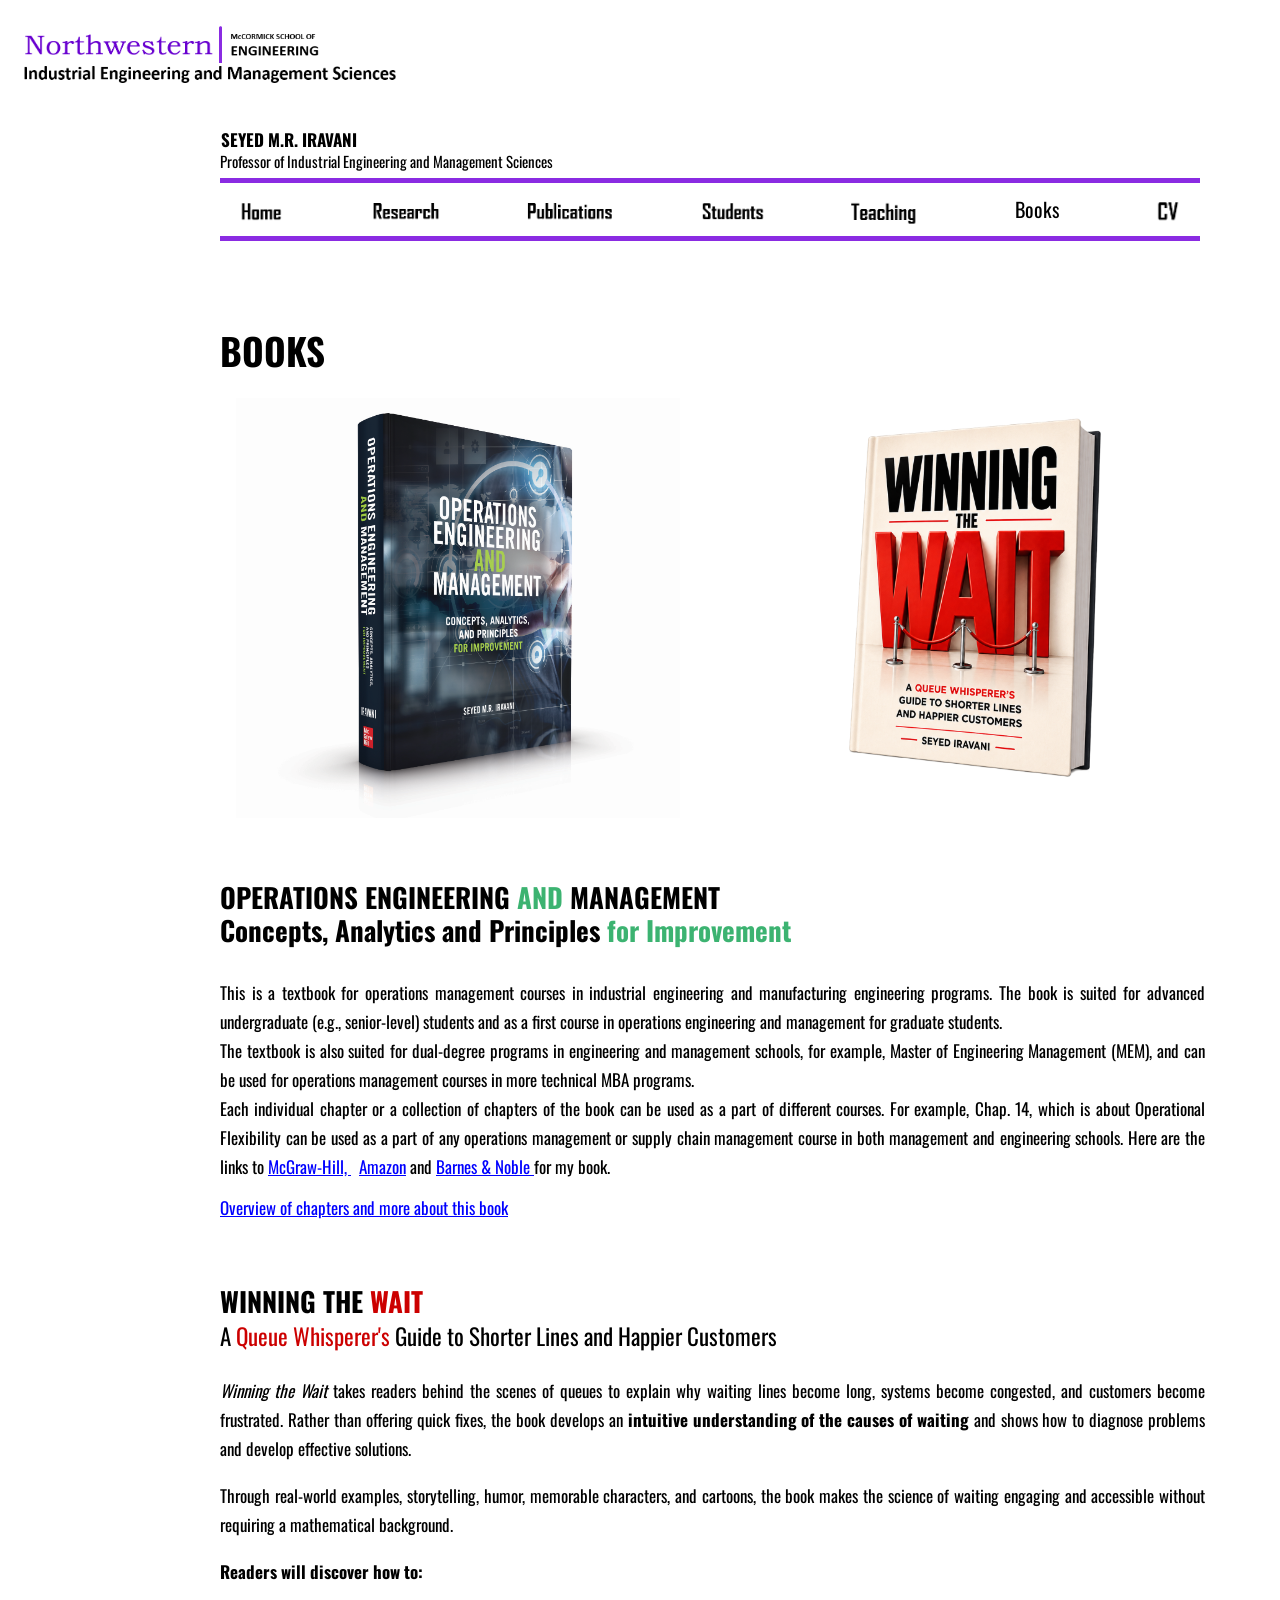
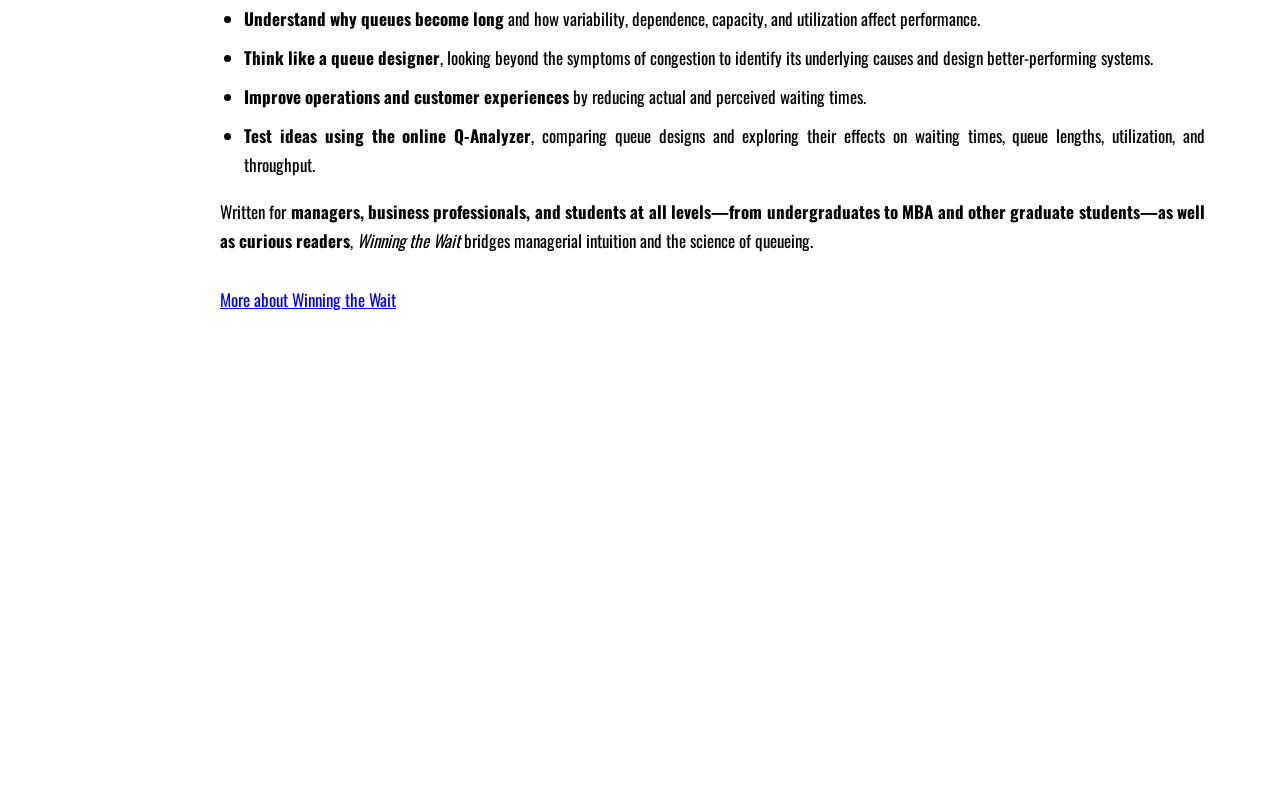
<file: Book-cloned.html>
<!doctype html>
<html>
<head>
<meta charset="utf-8">
<title>Books | Seyed Iravani</title>
<meta name="generator" content="WYSIWYG Web Builder 16 - http://www.wysiwygwebbuilder.com">
<link href="https://fonts.googleapis.com/css?family=Oswald" rel="stylesheet">
<link href="My_Site.css" rel="stylesheet">
<link href="Book-cloned.css" rel="stylesheet">
<link href="Books-extra.css" rel="stylesheet">
</head>
<body>
<div id="container">
<div id="PageHeader1" style="position:fixed;text-align:left;left:0;top:0;right:0;height:262px;z-index:22;">
<hr id="Line1" style="position:absolute;left:220px;top:178px;width:980px;z-index:0;">
<hr id="Line2" style="position:absolute;left:220px;top:236px;width:980px;z-index:1;">
<div id="wb_Line3" style="position:absolute;left:216px;top:23px;width:3px;height:36px;z-index:2;">
<img src="images/img0007.png" id="Line3" alt=""></div>
<div id="wb_Text7" style="position:absolute;left:220px;top:153px;width:420px;height:45px;z-index:3;">
<span style="color:#000000;font-family:Oswald;font-size:15px;">Professor of Industrial Engineering and Management Sciences</span></div>
<div id="wb_Text6" style="position:absolute;left:221px;top:130px;width:418px;height:53px;z-index:4;">
<span style="color:#000000;font-family:Oswald;font-size:17px;"><strong>SEYED M.R. IRAVANI</strong></span></div>
<div id="RollOver2" style="position:absolute;left:519px;top:190px;width:101px;height:38px;overflow:hidden;z-index:5">
<a href="Publications.html">
<img class="hover" alt="" src="images/Publications-over.png">
<span><img alt="" src="images/Publications.png"></span>
</a>
</div>
<div id="RollOver1" style="position:absolute;left:365px;top:190px;width:83px;height:38px;overflow:hidden;z-index:6">
<a href="Research-cloned.html">
<img class="hover" alt="" src="images/Research-over.png">
<span><img alt="" src="images/Research.png"></span>
</a>
</div>
<div id="RollOver3" style="position:absolute;left:239px;top:190px;width:46px;height:39px;overflow:hidden;z-index:7">
<a href="index.html">
<img class="hover" alt="" src="images/Home-over.png">
<span><img alt="" src="images/Home.png"></span>
</a>
</div>
<div id="RollOver4" style="position:absolute;left:701px;top:190px;width:66px;height:38px;overflow:hidden;z-index:8">
<a href="Students.html">
<img class="hover" alt="" src="images/Students-over.png">
<span><img alt="" src="images/Students.png"></span>
</a>
</div>
<div id="RollOver5" style="position:absolute;left:850px;top:190px;width:70px;height:39px;overflow:hidden;z-index:9">
<a href="Teaching.html">
<img class="hover" alt="" src="images/Teaching-over.png">
<span><img alt="" src="images/Teaching.png"></span>
</a>
</div>
<div id="RollOver6" style="position:absolute;left:1003px;top:190px;width:68px;height:38px;overflow:hidden;z-index:10"><a href="Book-cloned.html" aria-label="Books" style="font-family:Oswald,sans-serif;font-size:20px;line-height:38px;text-align:center;text-decoration:none;color:#000" onmouseover="this.style.color=\'#8A2BE2\'" onmouseout="this.style.color=\'#000\'">Books</a>
</div>
<div id="RollOver7" style="position:absolute;left:1153px;top:188px;width:30px;height:42px;overflow:hidden;z-index:11">
<a href="CV_Web.pdf">
<img class="hover" alt="" src="images/CV-over.png">
<span><img alt="" src="images/CV.png"></span>
</a>
</div>
<div id="wb_Image2" style="position:absolute;left:23px;top:32px;width:192px;height:26px;z-index:12;">
<a href="https://www.northwestern.edu/" title="Northwestern University"><img src="images/Northwestern.png" id="Image2" alt=""></a></div>
<div id="wb_Image3" style="position:absolute;left:229px;top:32px;width:92px;height:26px;z-index:13;">
<a href="https://www.mccormick.northwestern.edu/"><img src="images/McCormick.png" id="Image3" alt=""></a></div>
<div id="wb_Image4" style="position:absolute;left:21px;top:63px;width:378px;height:23px;z-index:14;">
<a href="https://www.mccormick.northwestern.edu/industrial/"><img src="images/IEMS.png" id="Image4" alt=""></a></div>
</div>
<main class="books-content books-overview"><h1>BOOKS</h1>
<div class="book-showcase">
<a class="cover-link" href="Operations-Engineering-and-Management.html" aria-label="More about Operations Engineering and Management"><img class="operations-cover" src="images/Book-Cover.png" alt="Operations Engineering and Management: Concepts, Analytics and Principles for Improvement"></a>
<a class="cover-link" href="Winning-the-Wait.html" aria-label="More about Winning the Wait"><img class="winning-cover" src="images/Winning-the-Wait-3D.png" alt="Winning the Wait: A Queue Whisperer's Guide to Shorter Lines and Happier Customers"></a>
</div>
<section class="book-description" aria-label="Operations Engineering and Management"><div class="book-copy">
<span style="color:#000000;font-family:Oswald;font-size:27px;line-height:29px;"><strong>OPERATIONS ENGINEERING </strong></span><span style="color:#3CB371;font-family:Oswald;font-size:27px;line-height:29px;"><strong>AND</strong></span><span style="color:#000000;font-family:Oswald;font-size:27px;line-height:29px;"><strong> MANAGEMENT<br>Concepts, Analytics and Principles </strong></span><span style="color:#3CB371;font-family:Oswald;font-size:27px;line-height:28px;"><strong>for Improvement</strong></span><span style="color:#000000;font-family:Arial;font-size:19px;line-height:20px;"><br></span><span style="color:#000000;font-family:Oswald;font-size:17px;line-height:20px;"> <br></span><span style="color:#000000;font-family:Oswald;font-size:17px;line-height:29px;">This is a textbook for operations management courses in industrial engineering and manufacturing engineering programs. The book is suited for advanced undergraduate (e.g., senior-level) students and as a first course in operations engineering and management for graduate students. <br>The textbook is also suited for dual-degree programs in engineering and management schools, for example, Master of Engineering Management (MEM), and can be used for operations management courses in more technical MBA programs. <br>Each individual chapter or a collection of chapters of the book can be used as a part of different courses. For example, Chap. 14, which is about Operational Flexibility can be used as a part of any operations management or supply chain management course in both management and engineering schools. Here are the links to <a href="https://www.mhprofessional.com/9781260461831-usa-operations-engineering-and-management-concepts-analytics-and-principles-for-improvement" target="_blank">McGraw-Hill, </a>&nbsp; <a href="https://www.amazon.com/Operations-Engineering-Management-Principles-Improvement/dp/1260461831/ref=sr_1_1?dchild=1&keywords=1260461831&qid=1604939277&sr=8-1" target="_blank">Amazon</a> and <a href="https://www.barnesandnoble.com/w/operations-engineering-and-management-seyed-m-r-iravani/1136470721?ean=9781260461848" target="_blank">Barnes &amp; Noble </a>for my book.<br></span><a class="book-link" href="Operations-Engineering-and-Management.html">Overview of chapters and more about this book</a></div></section>
<section class="book-description" aria-label="Winning the Wait"><div class="book-copy"><h2>WINNING THE <span style="color:#CC0000">WAIT</span></h2><p class="book-subtitle">A <span style="color:#CC0000">Queue Whisperer's</span> Guide to Shorter Lines and Happier Customers</p>
<p><em>Winning the Wait</em> takes readers behind the scenes of queues to explain why waiting lines become long, systems become congested, and customers become frustrated. Rather than offering quick fixes, the book develops an <strong>intuitive understanding of the causes of waiting</strong> and shows how to diagnose problems and develop effective solutions.</p>
<p>Through real-world examples, storytelling, humor, memorable characters, and cartoons, the book makes the science of waiting engaging and accessible without requiring a mathematical background.</p>
<p><strong>Readers will discover how to:</strong></p>
<ul>
<li><strong>Understand why queues become long</strong> and how variability, dependence, capacity, and utilization affect performance.</li>
<li><strong>Think like a queue designer</strong>, looking beyond the symptoms of congestion to identify its underlying causes and design better-performing systems.</li>
<li><strong>Improve operations and customer experiences</strong> by reducing actual and perceived waiting times.</li>
<li><strong>Test ideas using the online Q-Analyzer</strong>, comparing queue designs and exploring their effects on waiting times, queue lengths, utilization, and throughput.</li>
</ul>
<p>Written for <strong>managers, business professionals, and students at all levels—from undergraduates to MBA and other graduate students—as well as curious readers</strong>, <em>Winning the Wait</em> bridges managerial intuition and the science of queueing.</p><a class="book-link" href="https://winning-the-wait.github.io/index.html" target="_blank" rel="noopener noreferrer">More about Winning the Wait</a></div></section>
</main>
</div>
</body>
</html>
</file>
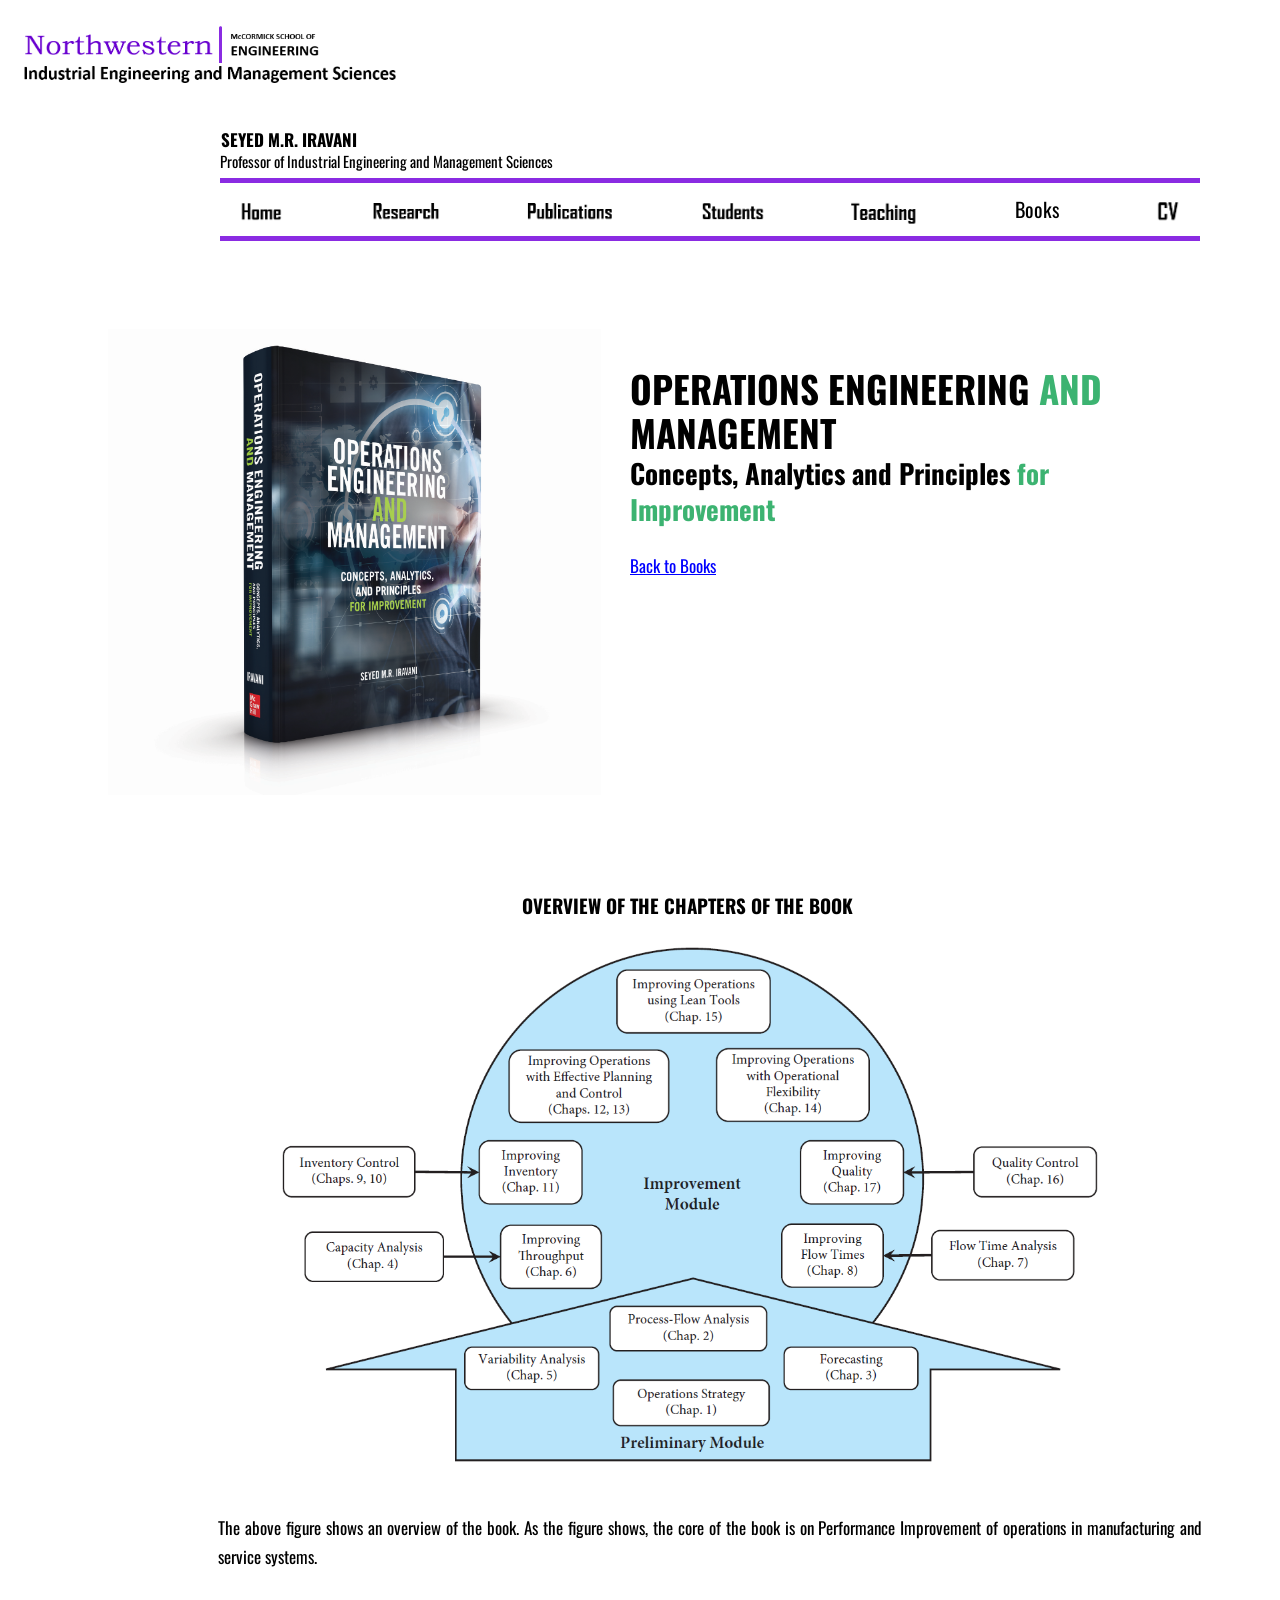
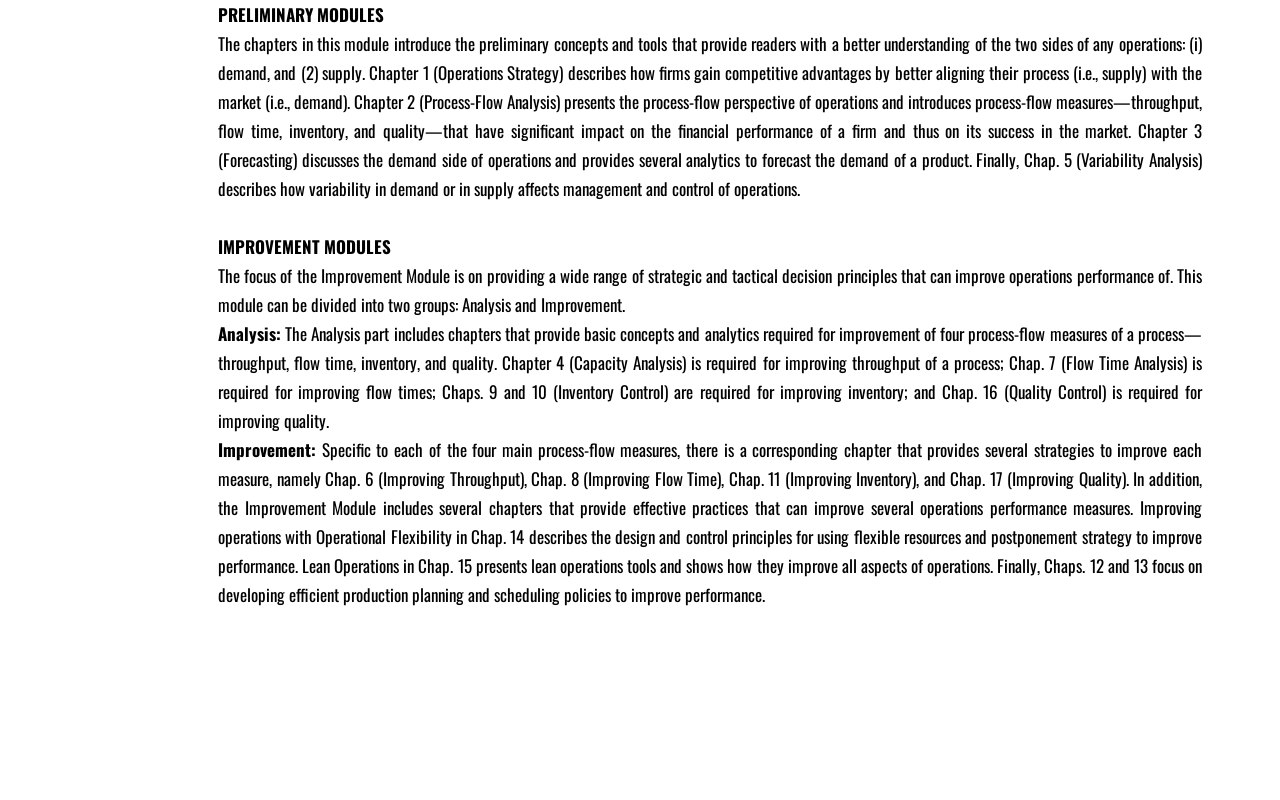
<file: Operations-Engineering-and-Management.html>
<!doctype html>
<html>
<head>
<meta charset="utf-8">
<title>Operations Engineering and Management | Seyed Iravani</title>
<meta name="generator" content="WYSIWYG Web Builder 16 - http://www.wysiwygwebbuilder.com">
<link href="https://fonts.googleapis.com/css?family=Oswald" rel="stylesheet">
<link href="My_Site.css" rel="stylesheet">
<link href="Book-cloned.css" rel="stylesheet">
<link href="Books-extra.css" rel="stylesheet">
</head>
<body>
<div id="container">
<div id="PageHeader1" style="position:fixed;text-align:left;left:0;top:0;right:0;height:262px;z-index:22;">
<hr id="Line1" style="position:absolute;left:220px;top:178px;width:980px;z-index:0;">
<hr id="Line2" style="position:absolute;left:220px;top:236px;width:980px;z-index:1;">
<div id="wb_Line3" style="position:absolute;left:216px;top:23px;width:3px;height:36px;z-index:2;">
<img src="images/img0007.png" id="Line3" alt=""></div>
<div id="wb_Text7" style="position:absolute;left:220px;top:153px;width:420px;height:45px;z-index:3;">
<span style="color:#000000;font-family:Oswald;font-size:15px;">Professor of Industrial Engineering and Management Sciences</span></div>
<div id="wb_Text6" style="position:absolute;left:221px;top:130px;width:418px;height:53px;z-index:4;">
<span style="color:#000000;font-family:Oswald;font-size:17px;"><strong>SEYED M.R. IRAVANI</strong></span></div>
<div id="RollOver2" style="position:absolute;left:519px;top:190px;width:101px;height:38px;overflow:hidden;z-index:5">
<a href="Publications.html">
<img class="hover" alt="" src="images/Publications-over.png">
<span><img alt="" src="images/Publications.png"></span>
</a>
</div>
<div id="RollOver1" style="position:absolute;left:365px;top:190px;width:83px;height:38px;overflow:hidden;z-index:6">
<a href="Research-cloned.html">
<img class="hover" alt="" src="images/Research-over.png">
<span><img alt="" src="images/Research.png"></span>
</a>
</div>
<div id="RollOver3" style="position:absolute;left:239px;top:190px;width:46px;height:39px;overflow:hidden;z-index:7">
<a href="index.html">
<img class="hover" alt="" src="images/Home-over.png">
<span><img alt="" src="images/Home.png"></span>
</a>
</div>
<div id="RollOver4" style="position:absolute;left:701px;top:190px;width:66px;height:38px;overflow:hidden;z-index:8">
<a href="Students.html">
<img class="hover" alt="" src="images/Students-over.png">
<span><img alt="" src="images/Students.png"></span>
</a>
</div>
<div id="RollOver5" style="position:absolute;left:850px;top:190px;width:70px;height:39px;overflow:hidden;z-index:9">
<a href="Teaching.html">
<img class="hover" alt="" src="images/Teaching-over.png">
<span><img alt="" src="images/Teaching.png"></span>
</a>
</div>
<div id="RollOver6" style="position:absolute;left:1003px;top:190px;width:68px;height:38px;overflow:hidden;z-index:10"><a href="Book-cloned.html" aria-label="Books" style="font-family:Oswald,sans-serif;font-size:20px;line-height:38px;text-align:center;text-decoration:none;color:#000" onmouseover="this.style.color=\'#8A2BE2\'" onmouseout="this.style.color=\'#000\'">Books</a>
</div>
<div id="RollOver7" style="position:absolute;left:1153px;top:188px;width:30px;height:42px;overflow:hidden;z-index:11">
<a href="CV_Web.pdf">
<img class="hover" alt="" src="images/CV-over.png">
<span><img alt="" src="images/CV.png"></span>
</a>
</div>
<div id="wb_Image2" style="position:absolute;left:23px;top:32px;width:192px;height:26px;z-index:12;">
<a href="https://www.northwestern.edu/" title="Northwestern University"><img src="images/Northwestern.png" id="Image2" alt=""></a></div>
<div id="wb_Image3" style="position:absolute;left:229px;top:32px;width:92px;height:26px;z-index:13;">
<a href="https://www.mccormick.northwestern.edu/"><img src="images/McCormick.png" id="Image3" alt=""></a></div>
<div id="wb_Image4" style="position:absolute;left:21px;top:63px;width:378px;height:23px;z-index:14;">
<a href="https://www.mccormick.northwestern.edu/industrial/"><img src="images/IEMS.png" id="Image4" alt=""></a></div>
</div>
<section aria-label="Operations Engineering and Management" style="position:absolute;left:99px;top:329px;width:1101px;display:grid;grid-template-columns:511px 570px;column-gap:20px;align-items:start;">
<img src="images/Book-Cover.png" alt="Operations Engineering and Management 3D book cover" style="display:block;width:511px;height:466px;object-fit:contain;">
<div style="padding-top:38px;font-family:Oswald,sans-serif;text-align:left;">
<h1 class="book-page-heading" style="font-family:Oswald,sans-serif;font-size:37px;line-height:44px;text-align:left;margin:0 0 16px;">OPERATIONS ENGINEERING <span style="color:#3CB371">AND</span> MANAGEMENT</h1>
<p style="font-family:Oswald,sans-serif;font-size:27px;line-height:36px;font-weight:700;margin:0 0 24px;">Concepts, Analytics and Principles <span style="color:#3CB371">for Improvement</span></p>
<p style="font-size:17px;line-height:29px;margin:0;"><a href="Book-cloned.html">Back to Books</a></p>
</div></section>
<div id="wb_Image1" style="position:absolute;left:272px;top:941px;width:834px;height:529px;z-index:19;">
<img src="images/Book-Framework.png" id="Image1" alt=""></div>
<div id="wb_Text3" style="position:absolute;left:218px;top:1513px;width:984px;height:717px;text-align:justify;z-index:20;">
<span style="color:#000000;font-family:Oswald;font-size:17px;line-height:29px;">The above figure shows an overview of the book. As the figure shows, the core of the book is on Performance Improvement of operations in manufacturing and service systems.<br></span><span style="color:#00FFFF;font-family:Oswald;font-size:17px;line-height:29px;"><br></span><span style="color:#000000;font-family:Oswald;font-size:17px;line-height:29px;"><strong>PRELIMINARY MODULES</strong></span><span style="color:#00FFFF;font-family:Oswald;font-size:17px;line-height:29px;"><br></span><span style="color:#000000;font-family:Oswald;font-size:17px;line-height:29px;">The chapters in this module introduce the preliminary concepts and tools that provide readers with a better understanding of the two sides of any operations: (i) demand, and (2) supply. Chapter 1 (Operations Strategy) describes how firms gain competitive advantages by better aligning their process (i.e., supply) with the market (i.e., demand). Chapter 2 (Process-Flow Analysis) presents the process-flow perspective of operations and introduces process-flow measures—throughput, flow time, inventory, and quality—that have significant impact on the financial performance of a firm and thus on its success in the market. Chapter 3 (Forecasting) discusses the demand side of operations and provides several analytics to forecast the demand of a product. Finally, Chap. 5 (Variability Analysis) describes how variability in demand or in supply affects management and control of operations.<br><br><strong>IMPROVEMENT MODULES</strong></span><span style="color:#00FFFF;font-family:Oswald;font-size:17px;line-height:29px;"><br></span><span style="color:#000000;font-family:Oswald;font-size:17px;line-height:29px;">The focus of the Improvement Module is on providing a wide range of strategic and tactical decision principles that can improve operations performance of. This module can be divided into two groups: Analysis and Improvement.<br><strong>Analysis: </strong>The Analysis part includes chapters that provide basic concepts and analytics required for improvement of four process-flow measures of a process—throughput, flow time, inventory, and quality. Chapter 4 (Capacity Analysis) is required for improving throughput of a process; Chap. 7 (Flow Time Analysis) is required for improving flow times; Chaps. 9 and 10 (Inventory Control) are required for improving inventory; and Chap. 16 (Quality Control) is required for improving quality.<br><strong>Improvement: </strong>Specific to each of the four main process-flow measures, there is a corresponding chapter that provides several strategies to improve each measure, namely Chap. 6 (Improving Throughput), Chap. 8 (Improving Flow Time), Chap. 11 (Improving Inventory), and Chap. 17 (Improving Quality). In addition, the Improvement Module includes several chapters that provide effective practices that can improve several operations performance measures. Improving operations with Operational Flexibility in Chap. 14 describes the design and control principles for using flexible resources and postponement strategy to improve performance. Lean Operations in Chap. 15 presents lean operations tools and shows how they improve all aspects of operations. Finally, Chaps. 12 and 13 focus on developing efficient production planning and scheduling policies to improve performance.</span></div>
<div id="wb_Text4" style="position:absolute;left:522px;top:894px;width:335px;height:57px;z-index:21;">
<span style="color:#000000;font-family:Oswald;font-size:19px;"><strong>OVERVIEW OF THE CHAPTERS OF THE BOOK</strong></span></div>

</div>
</body>
</html>
</file>
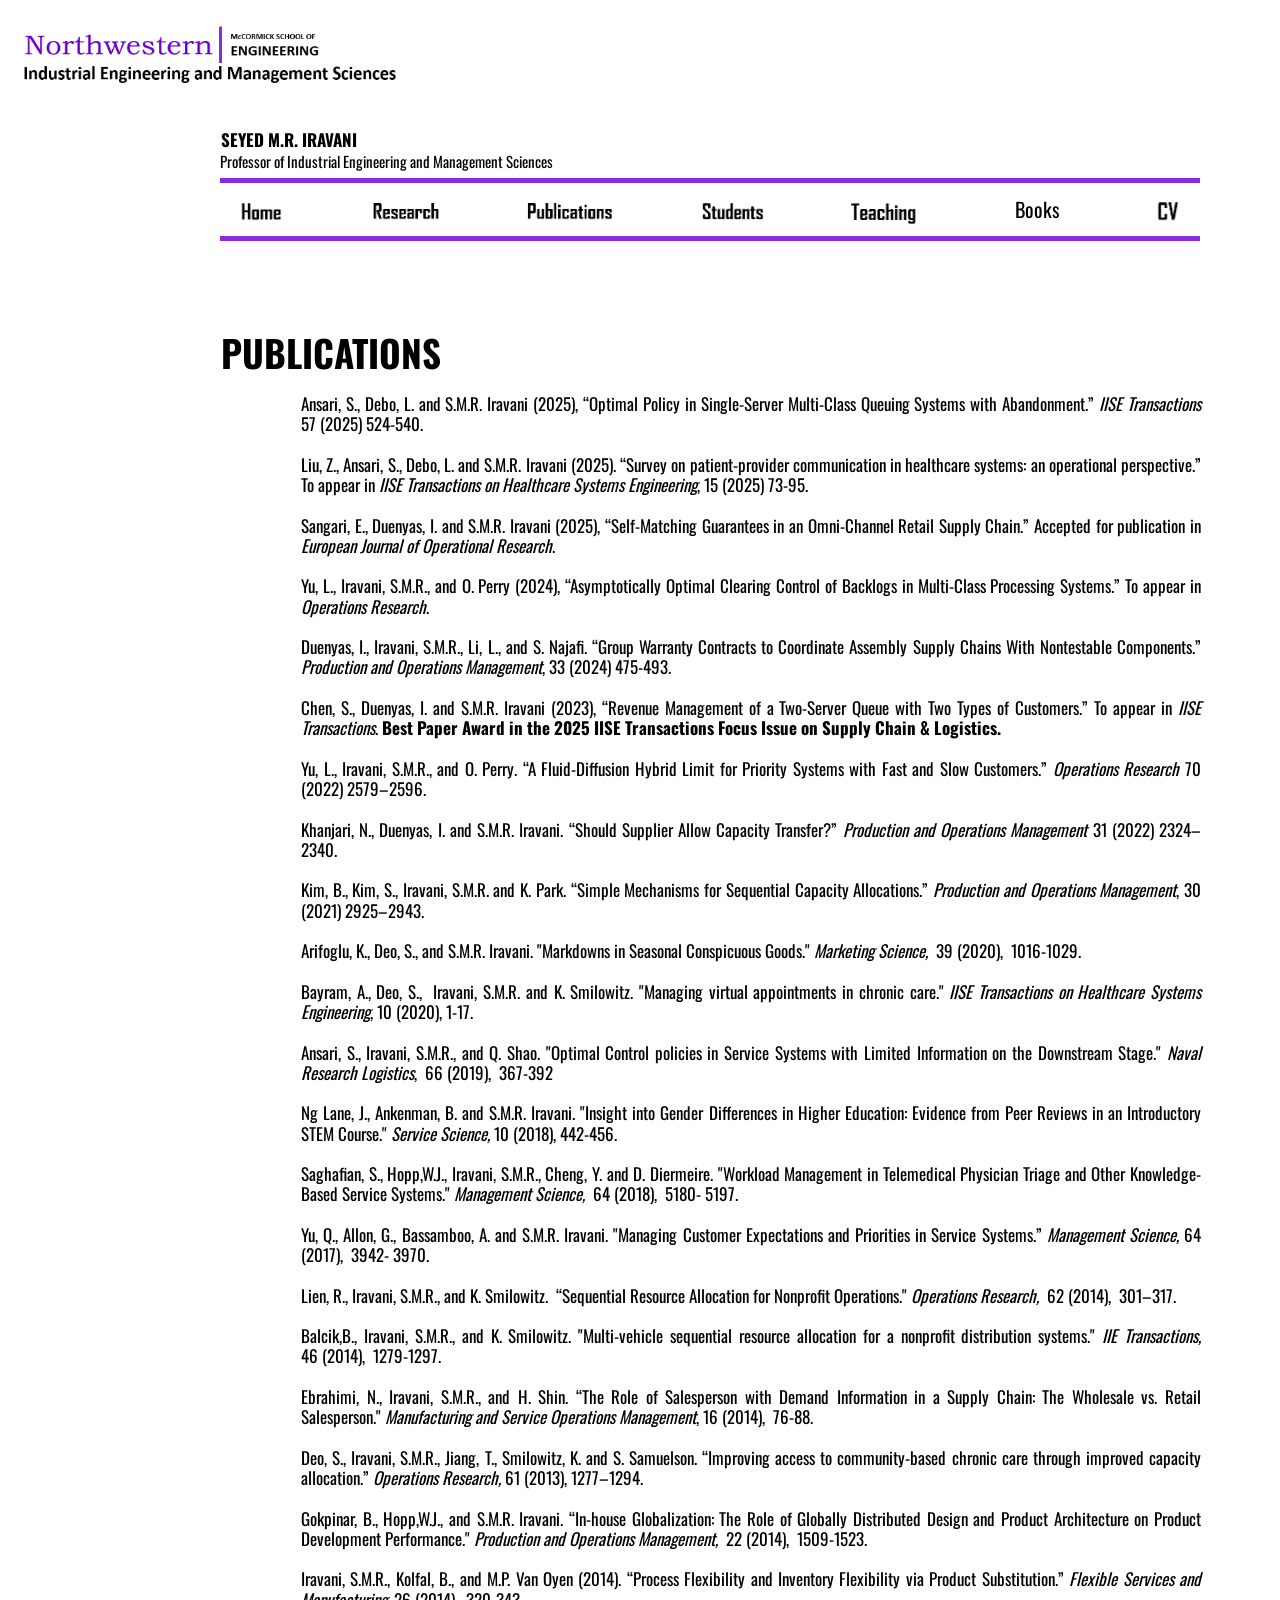
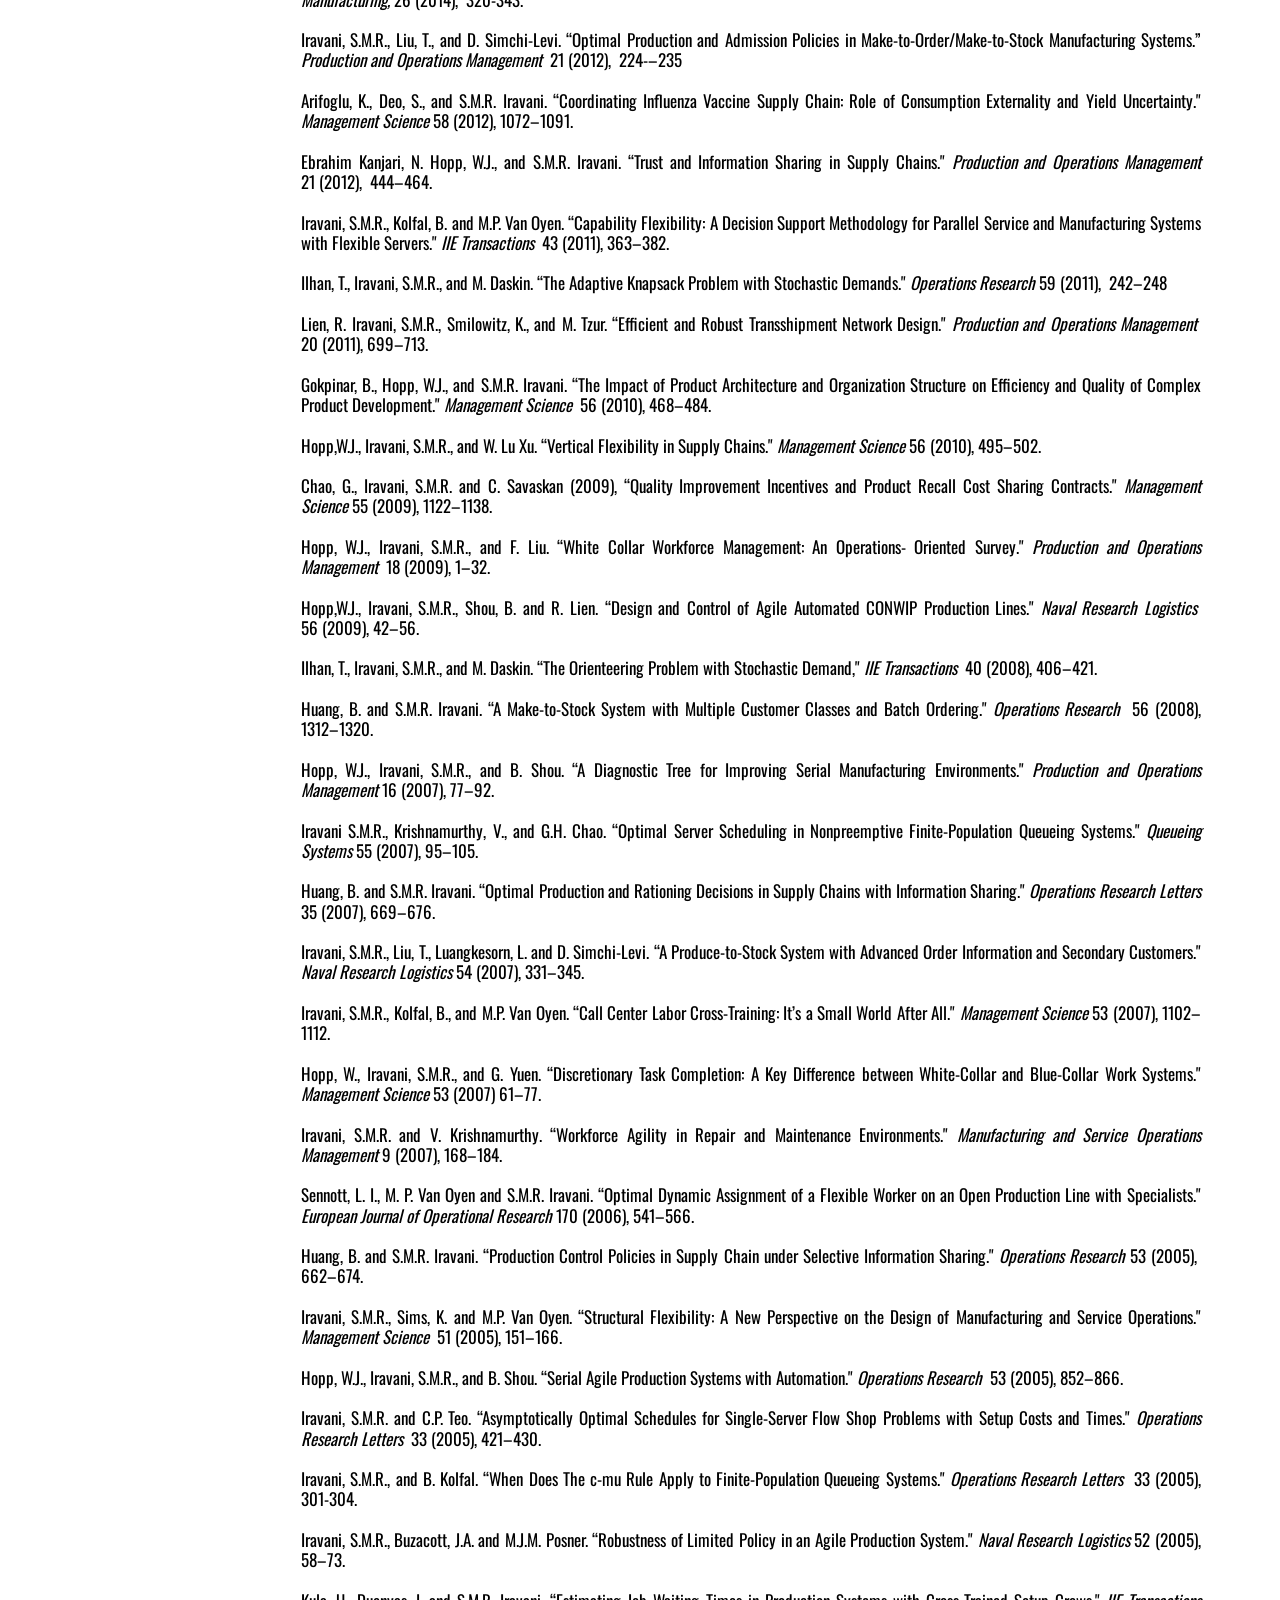
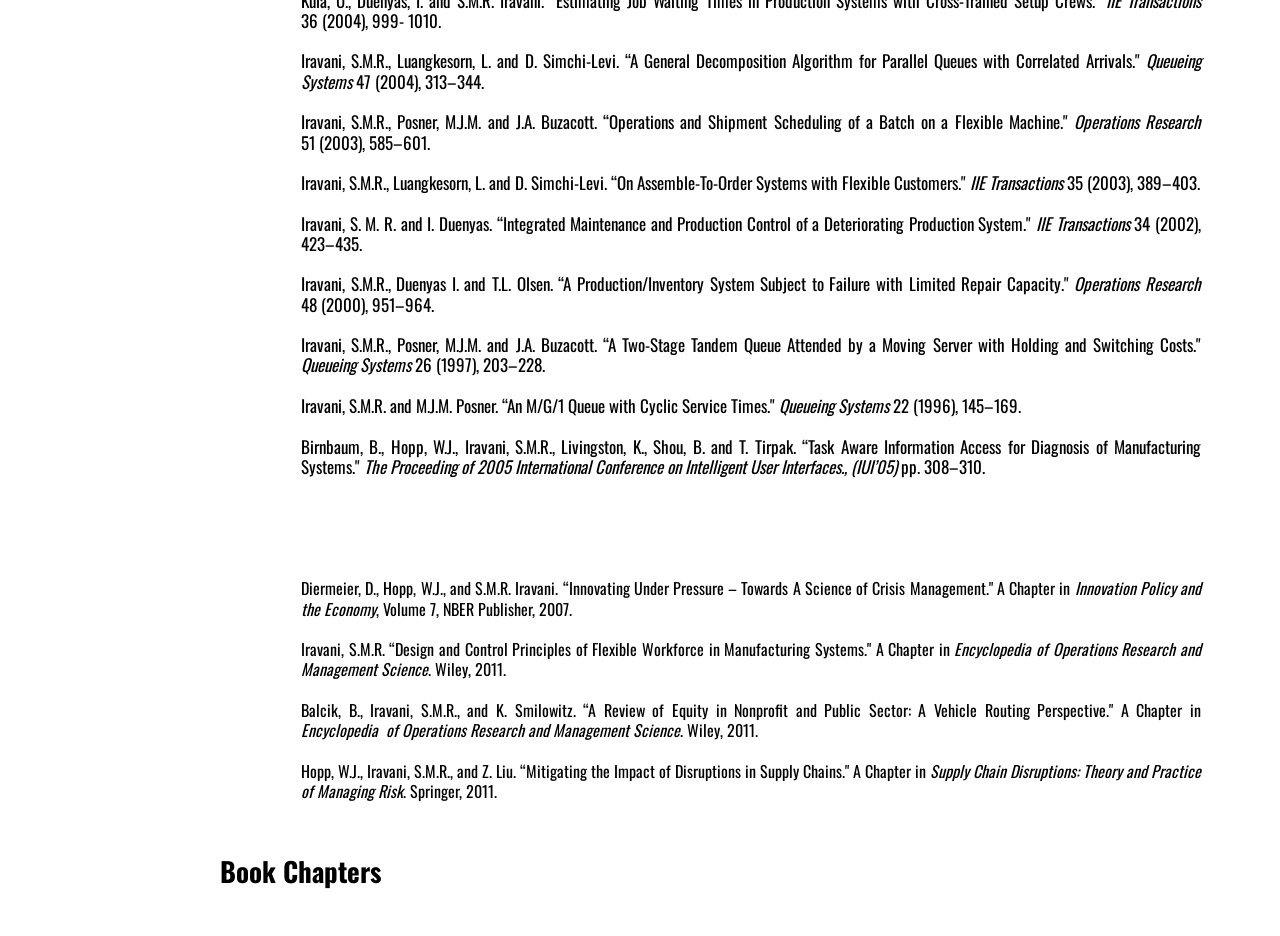
<file: Publications.html>
<!doctype html>
<html>
<head>
<meta charset="utf-8">
<title>Seyed Iravani--Publications</title>
<meta name="generator" content="WYSIWYG Web Builder 16 - http://www.wysiwygwebbuilder.com">
<link href="https://fonts.googleapis.com/css?family=Oswald" rel="stylesheet">
<link href="My_Site.css" rel="stylesheet">
<link href="Publications.css" rel="stylesheet">
</head>
<body>
<div id="PageHeader1" style="position:fixed;text-align:left;left:0;top:0;right:0;height:262px;z-index:19;">
<hr id="Line1" style="position:absolute;left:220px;top:178px;width:980px;z-index:0;">
<hr id="Line2" style="position:absolute;left:220px;top:236px;width:980px;z-index:1;">
<div id="wb_Line3" style="position:absolute;left:216px;top:23px;width:3px;height:36px;z-index:2;">
<img src="images/img0003.png" id="Line3" alt=""></div>
<div id="wb_Text7" style="position:absolute;left:220px;top:153px;width:420px;height:45px;z-index:3;">
<span style="color:#000000;font-family:Oswald;font-size:15px;">Professor of Industrial Engineering and Management Sciences</span></div>
<div id="wb_Text6" style="position:absolute;left:221px;top:130px;width:418px;height:53px;z-index:4;">
<span style="color:#000000;font-family:Oswald;font-size:17px;"><strong>SEYED M.R. IRAVANI</strong></span></div>
<div id="RollOver2" style="position:absolute;left:519px;top:190px;width:101px;height:38px;overflow:hidden;z-index:5">
<a href="Publications.html">
<img class="hover" alt="" src="images/Publications-over.png">
<span><img alt="" src="images/Publications.png"></span>
</a>
</div>
<div id="RollOver1" style="position:absolute;left:365px;top:190px;width:83px;height:38px;overflow:hidden;z-index:6">
<a href="Research-cloned.html">
<img class="hover" alt="" src="images/Research-over.png">
<span><img alt="" src="images/Research.png"></span>
</a>
</div>
<div id="RollOver3" style="position:absolute;left:239px;top:190px;width:46px;height:39px;overflow:hidden;z-index:7">
<a href="index.html">
<img class="hover" alt="" src="images/Home-over.png">
<span><img alt="" src="images/Home.png"></span>
</a>
</div>
<div id="RollOver4" style="position:absolute;left:701px;top:190px;width:66px;height:38px;overflow:hidden;z-index:8">
<a href="Students.html">
<img class="hover" alt="" src="images/Students-over.png">
<span><img alt="" src="images/Students.png"></span>
</a>
</div>
<div id="RollOver5" style="position:absolute;left:850px;top:190px;width:70px;height:39px;overflow:hidden;z-index:9">
<a href="Teaching.html">
<img class="hover" alt="" src="images/Teaching-over.png">
<span><img alt="" src="images/Teaching.png"></span>
</a>
</div>
<div id="RollOver6" style="position:absolute;left:1003px;top:190px;width:68px;height:38px;overflow:hidden;z-index:10"><a href="Book-cloned.html" aria-label="Books" style="font-family:Oswald,sans-serif;font-size:20px;line-height:38px;text-align:center;text-decoration:none;color:#000" onmouseover="this.style.color=\'#8A2BE2\'" onmouseout="this.style.color=\'#000\'">Books</a>
</div>
<div id="RollOver7" style="position:absolute;left:1153px;top:188px;width:30px;height:42px;overflow:hidden;z-index:11">
<a href="CV_Web.pdf">
<img class="hover" alt="" src="images/CV-over.png">
<span><img alt="" src="images/CV.png"></span>
</a>
</div>
<div id="wb_Image2" style="position:absolute;left:23px;top:32px;width:192px;height:26px;z-index:12;">
<a href="https://www.northwestern.edu/" title="Northwestern University"><img src="images/Northwestern.png" id="Image2" alt=""></a></div>
<div id="wb_Image3" style="position:absolute;left:229px;top:32px;width:92px;height:26px;z-index:13;">
<a href="https://www.mccormick.northwestern.edu/"><img src="images/McCormick.png" id="Image3" alt=""></a></div>
<div id="wb_Image4" style="position:absolute;left:21px;top:63px;width:378px;height:23px;z-index:14;">
<a href="https://www.mccormick.northwestern.edu/industrial/"><img src="images/IEMS.png" id="Image4" alt=""></a></div>
</div>
<div id="wb_Text1" style="position:absolute;left:301px;top:394px;width:900px;height:auto;text-align:justify;z-index:16;">
<div id="recent-publications"><p style="font-size:17px;line-height:29.5px;line-height:20.27px;">Ansari, S., Debo, L. and S.M.R. Iravani (2025), “Optimal Policy in Single-Server Multi-Class Queuing Systems with Abandonment.” <em>IISE Transactions</em> 57 (2025) 524-540.</p>
<p style="font-size:17px;line-height:29.5px;line-height:20.27px;">&nbsp;</p>
<p style="font-size:17px;line-height:29.5px;line-height:20.27px;">Liu, Z., Ansari, S., Debo, L. and S.M.R. Iravani (2025). “Survey on patient-provider communication in healthcare systems: an operational perspective.” To appear in <em>IISE Transactions on Healthcare Systems Engineering</em>, 15 (2025) 73-95.</p>
<p style="font-size:17px;line-height:29.5px;line-height:20.27px;">&nbsp;</p>
<p style="font-size:17px;line-height:29.5px;line-height:20.27px;">Sangari, E., Duenyas, I. and S.M.R. Iravani (2025), “Self-Matching Guarantees in an Omni-Channel Retail Supply Chain.” Accepted for publication in <em>European Journal of Operational Research</em>.</p>
<p style="font-size:17px;line-height:29.5px;line-height:20.27px;">&nbsp;</p>
<p style="font-size:17px;line-height:29.5px;line-height:20.27px;">Yu, L., Iravani, S.M.R., and O. Perry (2024), “Asymptotically Optimal Clearing Control of Backlogs in Multi-Class Processing Systems.” To appear in <em>Operations Research</em>.</p>
<p style="font-size:17px;line-height:29.5px;line-height:20.27px;">&nbsp;</p>
<p style="font-size:17px;line-height:29.5px;line-height:20.27px;">Duenyas, I., Iravani, S.M.R., Li, L., and S. Najafi. “Group Warranty Contracts to Coordinate Assembly Supply Chains With Nontestable Components.” <em>Production and Operations Management</em>, 33 (2024) 475-493.</p>
<p style="font-size:17px;line-height:29.5px;line-height:20.27px;">&nbsp;</p>
<p style="font-size:17px;line-height:29.5px;line-height:20.27px;">Chen, S., Duenyas, I. and S.M.R. Iravani (2023), “Revenue Management of a Two-Server Queue with Two Types of Customers.” To appear in <em>IISE Transactions</em>. <strong>Best Paper Award in the 2025 IISE Transactions Focus Issue on Supply Chain &amp; Logistics.</strong></p>
<p style="font-size:17px;line-height:29.5px;line-height:20.27px;">&nbsp;</p>
<p style="font-size:17px;line-height:29.5px;line-height:20.27px;">Yu, L., Iravani, S.M.R., and O. Perry. “A Fluid-Diffusion Hybrid Limit for Priority Systems with Fast and Slow Customers.” <em>Operations Research</em> 70 (2022) 2579–2596.</p>
<p style="font-size:17px;line-height:29.5px;line-height:20.27px;">&nbsp;</p>
<p style="font-size:17px;line-height:29.5px;line-height:20.27px;">Khanjari, N., Duenyas, I. and S.M.R. Iravani. “Should Supplier Allow Capacity Transfer?” <em>Production and Operations Management</em> 31 (2022) 2324–2340.</p>
<p style="font-size:17px;line-height:29.5px;line-height:20.27px;">&nbsp;</p>
<p style="font-size:17px;line-height:29.5px;line-height:20.27px;">Kim, B., Kim, S., Iravani, S.M.R. and K. Park. “Simple Mechanisms for Sequential Capacity Allocations.” <em>Production and Operations Management</em>, 30 (2021) 2925–2943.</p>
<p style="font-size:17px;line-height:29.5px;line-height:20.27px;">&nbsp;</p>
</div>
<p style="font-size:17px;line-height:29.5px;line-height:20.27px;">Arifoglu, K., Deo, S., and S.M.R. Iravani. "Markdowns in Seasonal Conspicuous Goods." <span style="font-style:italic;">Marketing Science,&nbsp; </span>39 (2020),&nbsp; 1016-1029. </p>
<p style="font-size:17px;line-height:29.5px;line-height:20.27px;">&nbsp;</p>
<p style="font-size:17px;line-height:29.5px;line-height:20.27px;">Bayram, A., Deo, S.,&nbsp; Iravani, S.M.R. and K. Smilowitz. "Managing virtual appointments in chronic care." <span style="font-style:italic;">IISE Transactions on Healthcare Systems Engineering</span>, 10 (2020), 1-17.</p>
<p style="font-size:17px;line-height:29.5px;line-height:20.27px;">&nbsp;</p>
<p style="font-size:17px;line-height:29.5px;line-height:20.27px;">Ansari, S., Iravani, S.M.R., and Q. Shao. "Optimal Control policies in Service Systems with Limited Information on the Downstream Stage." <span style="font-style:italic;">Naval Research Logistics</span>,&nbsp; 66 (2019),&nbsp; 367-392</p>
<p style="font-size:17px;line-height:29.5px;line-height:20.27px;">&nbsp;</p>
<p style="font-size:17px;line-height:29.5px;font-style:italic;line-height:20.27px;"><span style="font-style:normal;">Ng Lane, J., Ankenman, B. and S.M.R. Iravani. "Insight into Gender Differences in Higher Education: Evidence from Peer Reviews in an Introductory STEM Course." </span>Service Science, <span style="font-style:normal;">10 (2018), 442-456. </span></p>
<p style="font-size:17px;line-height:29.5px;font-style:italic;line-height:20.27px;">&nbsp;</p>
<p style="font-size:17px;line-height:29.5px;font-style:italic;line-height:20.27px;"><span style="font-style:normal;">Saghafian, S., Hopp,W.J., Iravani, S.M.R., Cheng, Y. and D. Diermeire. "Workload Management in Telemedical Physician Triage and Other Knowledge-Based Service Systems." </span>Management Science,&nbsp; <span style="font-style:normal;">64 (2018),&nbsp; 5180- 5197. </span></p>
<p style="font-size:17px;line-height:29.5px;font-style:italic;line-height:20.27px;">&nbsp;</p>
<p style="font-size:17px;line-height:29.5px;line-height:20.27px;">Yu, Q., Allon, G., Bassamboo, A. and S.M.R. Iravani. "Managing Customer Expectations and Priorities in Service Systems.” <span style="font-style:italic;">Management Science, </span>64 (2017),&nbsp; 3942- 3970. </p>
<p style="font-size:17px;line-height:29.5px;line-height:20.27px;">&nbsp;</p>
<p style="font-size:17px;line-height:29.5px;font-weight:bold;font-style:italic;line-height:20.27px;"><span style="font-weight:normal;font-style:normal;">Lien, R., Iravani, S.M.R., and K. Smilowitz.&nbsp; “Sequential Resource Allocation for Nonprofit Operations." </span><span style="font-weight:normal;">Operations Research,&nbsp; </span><span style="font-weight:normal;font-style:normal;">62 (2014),&nbsp; 301–317. </span>&nbsp;</p>
<p style="font-size:17px;line-height:29.5px;font-weight:bold;font-style:italic;line-height:20.27px;">&nbsp;</p>
<p style="font-size:17px;line-height:29.5px;line-height:20.27px;">Balcik,B., Iravani, S.M.R., and K. Smilowitz. "Multi-vehicle sequential resource allocation for a nonprofit distribution systems." <span style="font-style:italic;">IIE Transactions, </span>46<span style="font-weight:bold;">&nbsp;</span>(2014),&nbsp; 1279-1297.</p>
<p style="font-size:17px;line-height:29.5px;line-height:20.27px;">&nbsp;</p>
<p style="font-size:17px;line-height:29.5px;line-height:20.27px;">Ebrahimi, N., Iravani, S.M.R., and H. Shin. “The Role of Salesperson with Demand Information in a Supply Chain: The Wholesale vs. Retail Salesperson." <span style="font-style:italic;">Manufacturing and Service Operations Management</span>, 16 (2014),&nbsp; 76-88.</p>
<p style="font-size:17px;line-height:29.5px;line-height:20.27px;">&nbsp;</p>
<p style="font-size:17px;line-height:29.5px;line-height:20.27px;">Deo, S., Iravani, S.M.R., Jiang, T., Smilowitz, K. and S. Samuelson. “Improving access to community-based chronic care through improved capacity allocation.” <span style="font-style:italic;">Operations Research, </span>61<span style="font-weight:bold;">&nbsp;</span>(2013), 1277–1294.</p>
<p style="font-size:17px;line-height:29.5px;line-height:20.27px;">&nbsp;</p>
<p style="font-size:17px;line-height:29.5px;line-height:20.27px;">Gokpinar, B., Hopp,W.J., and S.M.R. Iravani. “In-house Globalization: The Role of Globally Distributed Design and Product Architecture on Product Development Performance." <span style="font-style:italic;">Production and Operations Management,&nbsp; </span>22<span style="font-weight:bold;">&nbsp;</span>(2014),&nbsp; 1509-1523.</p>
<p style="font-size:17px;line-height:29.5px;line-height:20.27px;">&nbsp;</p>
<p style="font-size:17px;line-height:29.5px;line-height:20.27px;">Iravani, S.M.R., Kolfal, B., and M.P. Van Oyen (2014). “Process Flexibility and Inventory Flexibility via Product Substitution.” <span style="font-style:italic;">Flexible Services and Manufacturing, </span>26<span style="font-weight:bold;">&nbsp;</span>(2014),&nbsp; 320-343.</p>
<p style="font-size:17px;line-height:29.5px;line-height:20.27px;">&nbsp;</p>
<p style="font-size:17px;line-height:29.5px;line-height:20.27px;">Iravani, S.M.R., Liu, T., and D. Simchi-Levi. “Optimal Production and Admission Policies in Make-to-Order/Make-to-Stock Manufacturing Systems.” <span style="font-style:italic;">Production and Operations Management&nbsp; </span>21<span style="font-weight:bold;">&nbsp;</span>(2012),&nbsp; 224-–235</p>
<p style="font-size:17px;line-height:29.5px;line-height:20.27px;">&nbsp;</p>
<p style="font-size:17px;line-height:29.5px;font-weight:bold;font-style:italic;line-height:20.27px;"><span style="font-weight:normal;font-style:normal;">Arifoglu, K., Deo, S., and S.M.R. Iravani. “Coordinating Influenza Vaccine Supply Chain: Role of Consumption Externality and Yield Uncertainty." </span><span style="font-weight:normal;">Management Science </span><span style="font-weight:normal;font-style:normal;">58</span><span style="font-style:normal;">&nbsp;</span><span style="font-weight:normal;font-style:normal;">(2012), 1072–1091. </span></p>
<p style="font-size:17px;line-height:29.5px;font-weight:bold;font-style:italic;line-height:20.27px;">&nbsp;</p>
<p style="font-size:17px;line-height:29.5px;line-height:20.27px;">Ebrahim Kanjari, N. Hopp, W.J., and S.M.R. Iravani. “Trust and Information Sharing in Supply Chains." <span style="font-style:italic;">Production and Operations Management </span>21<span style="font-weight:bold;">&nbsp;</span>(2012),&nbsp; 444–464.</p>
<p style="font-size:17px;line-height:29.5px;line-height:20.27px;">&nbsp;</p>
<p style="font-size:17px;line-height:29.5px;line-height:20.27px;">Iravani, S.M.R., Kolfal, B. and M.P. Van Oyen. “Capability Flexibility: A Decision Support Methodology for Parallel Service and Manufacturing Systems with Flexible Servers." <span style="font-style:italic;">IIE Transactions&nbsp; </span>43<span style="font-weight:bold;">&nbsp;</span>(2011), 363–382.</p>
<p style="font-size:17px;line-height:29.5px;line-height:20.27px;">&nbsp;</p>
<p style="font-size:17px;line-height:29.5px;line-height:20.27px;">Ilhan, T., Iravani, S.M.R., and M. Daskin. “The Adaptive Knapsack Problem with Stochastic Demands." <span style="font-style:italic;">Operations Research </span>59<span style="font-weight:bold;">&nbsp;</span>(2011),&nbsp; 242–248</p>
<p style="font-size:17px;line-height:29.5px;line-height:20.27px;">&nbsp;</p>
<p style="font-size:17px;line-height:29.5px;line-height:20.27px;">Lien, R. Iravani, S.M.R., Smilowitz, K., and M. Tzur. “Efficient and Robust Transshipment Network Design." <span style="font-style:italic;">Production and Operations Management&nbsp; </span>20<span style="font-weight:bold;">&nbsp;</span>(2011), 699–713.</p>
<p style="font-size:17px;line-height:29.5px;line-height:20.27px;">&nbsp;</p>
<p style="font-size:17px;line-height:29.5px;line-height:20.27px;">Gokpinar, B., Hopp, W.J., and S.M.R. Iravani. “The Impact of Product Architecture and Organization Structure on Efficiency and Quality of Complex Product Development." <span style="font-style:italic;">Management Science&nbsp; </span>56<span style="font-weight:bold;">&nbsp;</span>(2010), 468–484.</p>
<p style="font-size:17px;line-height:29.5px;line-height:20.27px;">&nbsp;</p>
<p style="font-size:17px;line-height:29.5px;line-height:20.27px;">Hopp,W.J., Iravani, S.M.R., and W. Lu Xu. “Vertical Flexibility in Supply Chains." <span style="font-style:italic;">Management Science </span>56 (2010), 495–502.</p>
<p style="font-size:17px;line-height:29.5px;line-height:20.27px;">&nbsp;</p>
<p style="font-size:17px;line-height:29.5px;line-height:20.27px;">Chao, G., Iravani, S.M.R. and C. Savaskan (2009), “Quality Improvement Incentives and Product Recall Cost Sharing Contracts." <span style="font-style:italic;">Management Science </span>55<span style="font-weight:bold;">&nbsp;</span>(2009), 1122–1138.</p>
<p style="font-size:17px;line-height:29.5px;line-height:20.27px;">&nbsp;</p>
<p style="font-size:17px;line-height:29.5px;line-height:20.27px;">Hopp, W.J., Iravani, S.M.R., and F. Liu. “White Collar Workforce Management: An Operations- Oriented Survey." <span style="font-style:italic;">Production and Operations Management&nbsp; </span>18<span style="font-weight:bold;">&nbsp;</span>(2009), 1–32.</p>
<p style="font-size:17px;line-height:29.5px;line-height:20.27px;">&nbsp;</p>
<p style="font-size:17px;line-height:29.5px;line-height:20.27px;">Hopp,W.J., Iravani, S.M.R., Shou, B. and R. Lien. “Design and Control of Agile Automated CONWIP Production Lines." <span style="font-style:italic;">Naval Research Logistics&nbsp; </span>56<span style="font-weight:bold;">&nbsp;</span>(2009), 42–56.</p>
<p style="font-size:17px;line-height:29.5px;line-height:20.27px;">&nbsp;</p>
<p style="font-size:17px;line-height:29.5px;line-height:20.27px;">Ilhan, T., Iravani, S.M.R., and M. Daskin. “The Orienteering Problem with Stochastic Demand," <span style="font-style:italic;">IIE Transactions&nbsp; </span>40<span style="font-weight:bold;">&nbsp;</span>(2008), 406–421.</p>
<p style="font-size:17px;line-height:29.5px;line-height:20.27px;">&nbsp;</p>
<p style="font-size:17px;line-height:29.5px;line-height:20.27px;">Huang, B. and S.M.R. Iravani. “A Make-to-Stock System with Multiple Customer Classes and Batch Ordering." <span style="font-style:italic;">Operations Research&nbsp; </span>56<span style="font-weight:bold;">&nbsp;</span>(2008), 1312–1320.</p>
<p style="font-size:17px;line-height:29.5px;line-height:20.27px;">&nbsp;</p>
<p style="font-size:17px;line-height:29.5px;line-height:20.27px;">Hopp, W.J., Iravani, S.M.R., and B. Shou. “A Diagnostic Tree for Improving Serial Manufacturing Environments." <span style="font-style:italic;">Production and Operations Management </span>16<span style="font-weight:bold;">&nbsp;</span>(2007), 77–92.</p>
<p style="font-size:17px;line-height:29.5px;line-height:20.27px;">&nbsp;</p>
<p style="font-size:17px;line-height:29.5px;line-height:20.27px;">Iravani S.M.R., Krishnamurthy, V., and G.H. Chao. “Optimal Server Scheduling in Nonpreemptive Finite-Population Queueing Systems." <span style="font-style:italic;">Queueing Systems </span>55<span style="font-weight:bold;">&nbsp;</span>(2007), 95–105.</p>
<p style="font-size:17px;line-height:29.5px;line-height:20.27px;">&nbsp;</p>
<p style="font-size:17px;line-height:29.5px;line-height:20.27px;">Huang, B. and S.M.R. Iravani. “Optimal Production and Rationing Decisions in Supply Chains with Information Sharing." <span style="font-style:italic;">Operations Research Letters </span>35<span style="font-weight:bold;">&nbsp;</span>(2007), 669–676.</p>
<p style="font-size:17px;line-height:29.5px;line-height:20.27px;">&nbsp;</p>
<p style="font-size:17px;line-height:29.5px;line-height:20.27px;">Iravani, S.M.R., Liu, T., Luangkesorn, L. and D. Simchi-Levi. “A Produce-to-Stock System with Advanced Order Information and Secondary Customers." <span style="font-style:italic;">Naval Research Logistics </span>54<span style="font-weight:bold;">&nbsp;</span>(2007), 331–345.</p>
<p style="font-size:17px;line-height:29.5px;line-height:20.27px;">&nbsp;</p>
<p style="font-size:17px;line-height:29.5px;line-height:20.27px;">Iravani, S.M.R., Kolfal, B., and M.P. Van Oyen. “Call Center Labor Cross-Training: It’s a Small World After All." <span style="font-style:italic;">Management Science </span>53 (2007), 1102–1112.</p>
<p style="font-size:17px;line-height:29.5px;line-height:20.27px;">&nbsp;</p>
<p style="font-size:17px;line-height:29.5px;font-weight:bold;font-style:italic;line-height:20.27px;"><span style="font-weight:normal;font-style:normal;">Hopp, W., Iravani, S.M.R., and G. Yuen. “Discretionary Task Completion: A Key Difference between White-Collar and Blue-Collar Work Systems." </span><span style="font-weight:normal;">Management Science </span><span style="font-weight:normal;font-style:normal;">53</span><span style="font-style:normal;">&nbsp;</span><span style="font-weight:normal;font-style:normal;">(2007) 61–77.</span></p>
<p style="font-size:17px;line-height:29.5px;font-weight:bold;font-style:italic;line-height:20.27px;">&nbsp;</p>
<p style="font-size:17px;line-height:29.5px;line-height:20.27px;">Iravani, S.M.R. and V. Krishnamurthy. “Workforce Agility in Repair and Maintenance Environments." <span style="font-style:italic;">Manufacturing and Service Operations Management </span>9<span style="font-weight:bold;">&nbsp;</span>(2007), 168–184.</p>
<p style="font-size:17px;line-height:29.5px;line-height:20.27px;">&nbsp;</p>
<p style="font-size:17px;line-height:29.5px;line-height:20.27px;">Sennott, L. I., M. P. Van Oyen and S.M.R. Iravani. “Optimal Dynamic Assignment of a Flexible Worker on an Open Production Line with Specialists." <span style="font-style:italic;">European Journal of Operational Research </span>170<span style="font-weight:bold;">&nbsp;</span>(2006), 541–566.</p>
<p style="font-size:17px;line-height:29.5px;line-height:20.27px;">&nbsp;</p>
<p style="font-size:17px;line-height:29.5px;line-height:20.27px;">Huang, B. and S.M.R. Iravani. “Production Control Policies in Supply Chain under Selective Information Sharing." <span style="font-style:italic;">Operations Research </span>53 (2005),&nbsp; 662–674.</p>
<p style="font-size:17px;line-height:29.5px;line-height:20.27px;">&nbsp;</p>
<p style="font-size:17px;line-height:29.5px;line-height:20.27px;">Iravani, S.M.R., Sims, K. and M.P. Van Oyen. “Structural Flexibility: A New Perspective on the Design of Manufacturing and Service Operations." <span style="font-style:italic;">Management Science&nbsp; </span>51 (2005), 151–166.</p>
<p style="font-size:17px;line-height:29.5px;line-height:20.27px;">&nbsp;</p>
<p style="font-size:17px;line-height:29.5px;line-height:20.27px;">Hopp, W.J., Iravani, S.M.R., and B. Shou. “Serial Agile Production Systems with Automation." <span style="font-style:italic;">Operations Research&nbsp; </span>53<span style="font-weight:bold;">&nbsp;</span>(2005), 852–866.</p>
<p style="font-size:17px;line-height:29.5px;line-height:20.27px;">&nbsp;</p>
<p style="font-size:17px;line-height:29.5px;line-height:20.27px;">Iravani, S.M.R. and C.P. Teo. “Asymptotically Optimal Schedules for Single-Server Flow Shop Problems with Setup Costs and Times." <span style="font-style:italic;">Operations Research Letters&nbsp; </span>33<span style="font-weight:bold;">&nbsp;</span>(2005), 421–430.</p>
<p style="font-size:17px;line-height:29.5px;line-height:20.27px;">&nbsp;</p>
<p style="font-size:17px;line-height:29.5px;line-height:20.27px;">Iravani, S.M.R., and B. Kolfal. “When Does The c-mu Rule Apply to Finite-Population Queueing Systems." <span style="font-style:italic;">Operations Research Letters&nbsp; </span>33<span style="font-weight:bold;">&nbsp;</span>(2005), 301-304.</p>
<p style="font-size:17px;line-height:29.5px;line-height:20.27px;">&nbsp;</p>
<p style="font-size:17px;line-height:29.5px;line-height:20.27px;">Iravani, S.M.R., Buzacott, J.A. and M.J.M. Posner. “Robustness of Limited Policy in an Agile Production System." <span style="font-style:italic;">Naval Research Logistics </span>52<span style="font-weight:bold;">&nbsp;</span>(2005), 58–73.</p>
<p style="font-size:17px;line-height:29.5px;line-height:20.27px;">&nbsp;</p>
<p style="font-size:17px;line-height:29.5px;line-height:20.27px;">Kula, U., Duenyas, I. and S.M.R. Iravani. “Estimating Job Waiting Times in Production Systems with Cross-Trained Setup Crews." <span style="font-style:italic;">IIE Transactions </span>36<span style="font-weight:bold;">&nbsp;</span>(2004), 999-&nbsp;1010.</p>
<p style="font-size:17px;line-height:29.5px;line-height:20.27px;">&nbsp;</p>
<p style="font-size:17px;line-height:29.5px;line-height:20.27px;">Iravani, S.M.R., Luangkesorn, L. and D. Simchi-Levi. “A General Decomposition Algorithm for Parallel Queues with Correlated Arrivals." <span style="font-style:italic;">Queueing Systems </span>47<span style="font-weight:bold;">&nbsp;</span>(2004), 313–344.</p>
<p style="font-size:17px;line-height:29.5px;line-height:20.27px;">&nbsp;</p>
<p style="font-size:17px;line-height:29.5px;line-height:20.27px;">Iravani, S.M.R., Posner, M.J.M. and J.A. Buzacott. “Operations and Shipment Scheduling of a Batch on a Flexible Machine." <span style="font-style:italic;">Operations Research </span>51<span style="font-weight:bold;">&nbsp;</span>(2003), 585–601.</p>
<p style="font-size:17px;line-height:29.5px;line-height:20.27px;">&nbsp;</p>
<p style="font-size:17px;line-height:29.5px;line-height:20.27px;">Iravani, S.M.R., Luangkesorn, L. and D. Simchi-Levi. “On Assemble-To-Order Systems with Flexible Customers." <span style="font-style:italic;">IIE Transactions </span>35<span style="font-weight:bold;">&nbsp;</span>(2003), 389–403.</p>
<p style="font-size:17px;line-height:29.5px;line-height:20.27px;">&nbsp;</p>
<p style="font-size:17px;line-height:29.5px;line-height:20.27px;">Iravani, S. M. R. and I. Duenyas. “Integrated Maintenance and Production Control of a Deteriorating Production System." <span style="font-style:italic;">IIE Transactions </span>34<span style="font-weight:bold;">&nbsp;</span>(2002), 423–435.</p>
<p style="font-size:17px;line-height:29.5px;line-height:20.27px;">&nbsp;</p>
<p style="font-size:17px;line-height:29.5px;line-height:20.27px;">Iravani, S.M.R., Duenyas I. and T.L. Olsen. “A Production/Inventory System Subject to Failure with Limited Repair Capacity." <span style="font-style:italic;">Operations Research </span>48<span style="font-weight:bold;">&nbsp;</span>(2000), 951–964.</p>
<p style="font-size:17px;line-height:29.5px;line-height:20.27px;">&nbsp;</p>
<p style="font-size:17px;line-height:29.5px;line-height:20.27px;">Iravani, S.M.R., Posner, M.J.M. and J.A. Buzacott. “A Two-Stage Tandem Queue Attended by a Moving Server with Holding and Switching Costs." <span style="font-style:italic;">Queueing Systems </span>26<span style="font-weight:bold;">&nbsp;</span>(1997), 203–228.</p>
<p style="font-size:17px;line-height:29.5px;line-height:20.27px;">&nbsp;</p>
<p style="font-size:17px;line-height:29.5px;line-height:20.27px;">Iravani, S.M.R. and M.J.M. Posner. “An M/G/1 Queue with Cyclic Service Times." <span style="font-style:italic;">Queueing Systems </span>22<span style="font-weight:bold;">&nbsp;</span>(1996), 145–169.</p>
<p style="font-size:17px;line-height:29.5px;line-height:20.27px;">&nbsp;</p>
<p style="font-size:17px;line-height:29.5px;line-height:20.27px;">Birnbaum, B., Hopp, W.J., Iravani, S.M.R., Livingston, K., Shou, B. and T. Tirpak. “Task Aware Information Access for Diagnosis of Manufacturing Systems." <span style="font-style:italic;">The Proceeding of 2005 International Conference on Intelligent User Interfaces., (IUI’05) </span>pp. 308–310.</p>
<p style="font-size:17px;line-height:29.5px;line-height:20.27px;">&nbsp;</p>
<p style="font-size:17px;line-height:29.5px;line-height:20.27px;">&nbsp;</p>
<p style="font-size:17px;line-height:29.5px;line-height:20.27px;">&nbsp;</p>
<p style="font-size:17px;line-height:29.5px;line-height:20.27px;">&nbsp;</p>
<p style="font-size:17px;line-height:29.5px;line-height:20.27px;">&nbsp;</p>
<p style="font-size:16px;line-height:27px;line-height:20.27px;">Diermeier, D., Hopp, W.J., and S.M.R. Iravani. “Innovating Under Pressure – Towards A Science of Crisis Management." A Chapter in <span style="font-style:italic;">Innovation Policy and the Economy</span>, Volume 7, NBER Publisher, 2007. </p>
<p style="font-size:16px;line-height:27px;line-height:20.27px;">&nbsp;</p>
<p style="font-size:16px;line-height:27px;line-height:20.27px;">Iravani, S.M.R. “Design and Control Principles of Flexible Workforce in Manufacturing Systems." A Chapter in <span style="font-style:italic;">Encyclopedia of Operations Research and Management Science</span>. Wiley, 2011.</p>
<p style="font-size:16px;line-height:27px;line-height:20.27px;">&nbsp;</p>
<p style="font-size:16px;line-height:27px;line-height:20.27px;">Balcik, B., Iravani, S.M.R., and K. Smilowitz. “A Review of Equity in Nonprofit and Public Sector: A Vehicle Routing Perspective." A Chapter in <span style="font-style:italic;">Encyclopedia&nbsp; of Operations Research and Management Science</span>. Wiley, 2011.</p>
<p style="font-size:16px;line-height:27px;line-height:20.27px;">&nbsp;</p>
<p style="font-size:16px;line-height:27px;line-height:20.27px;">Hopp, W.J., Iravani, S.M.R., and Z. Liu. “Mitigating the Impact of Disruptions in Supply Chains." A Chapter in <span style="font-style:italic;">Supply Chain Disruptions: Theory and Practice of Managing Risk</span>. Springer, 2011.</p>
<p style="font-size:16px;line-height:27px;line-height:20.27px;">&nbsp;</p>
<p style="font-size:16px;line-height:27px;line-height:20.27px;">&nbsp;</p>
<p style="font-size:16px;line-height:27px;line-height:20.27px;">&nbsp;</p>
<p style="font-size:16px;line-height:27px;line-height:20.27px;">&nbsp;</p>
<p style="font-size:16px;line-height:27px;line-height:20.27px;">&nbsp;</p>
<p style="font-size:17px;line-height:29.5px;line-height:20.27px;">&nbsp;</p></div>
<div id="wb_Text2" style="position:absolute;left:221px;top:331px;width:250px;height:113px;z-index:17;">
<span style="color:#000000;font-family:Oswald;font-size:37px;"><strong>PUBLICATIONS</strong></span></div>
<div id="wb_Text3" style="position:absolute;left:220px;top:4055px;width:233px;height:81px;z-index:18;">
<span style="color:#000000;font-family:Oswald;font-size:27px;"><strong>Book Chapters</strong></span></div>
</body>
</html>
</file>
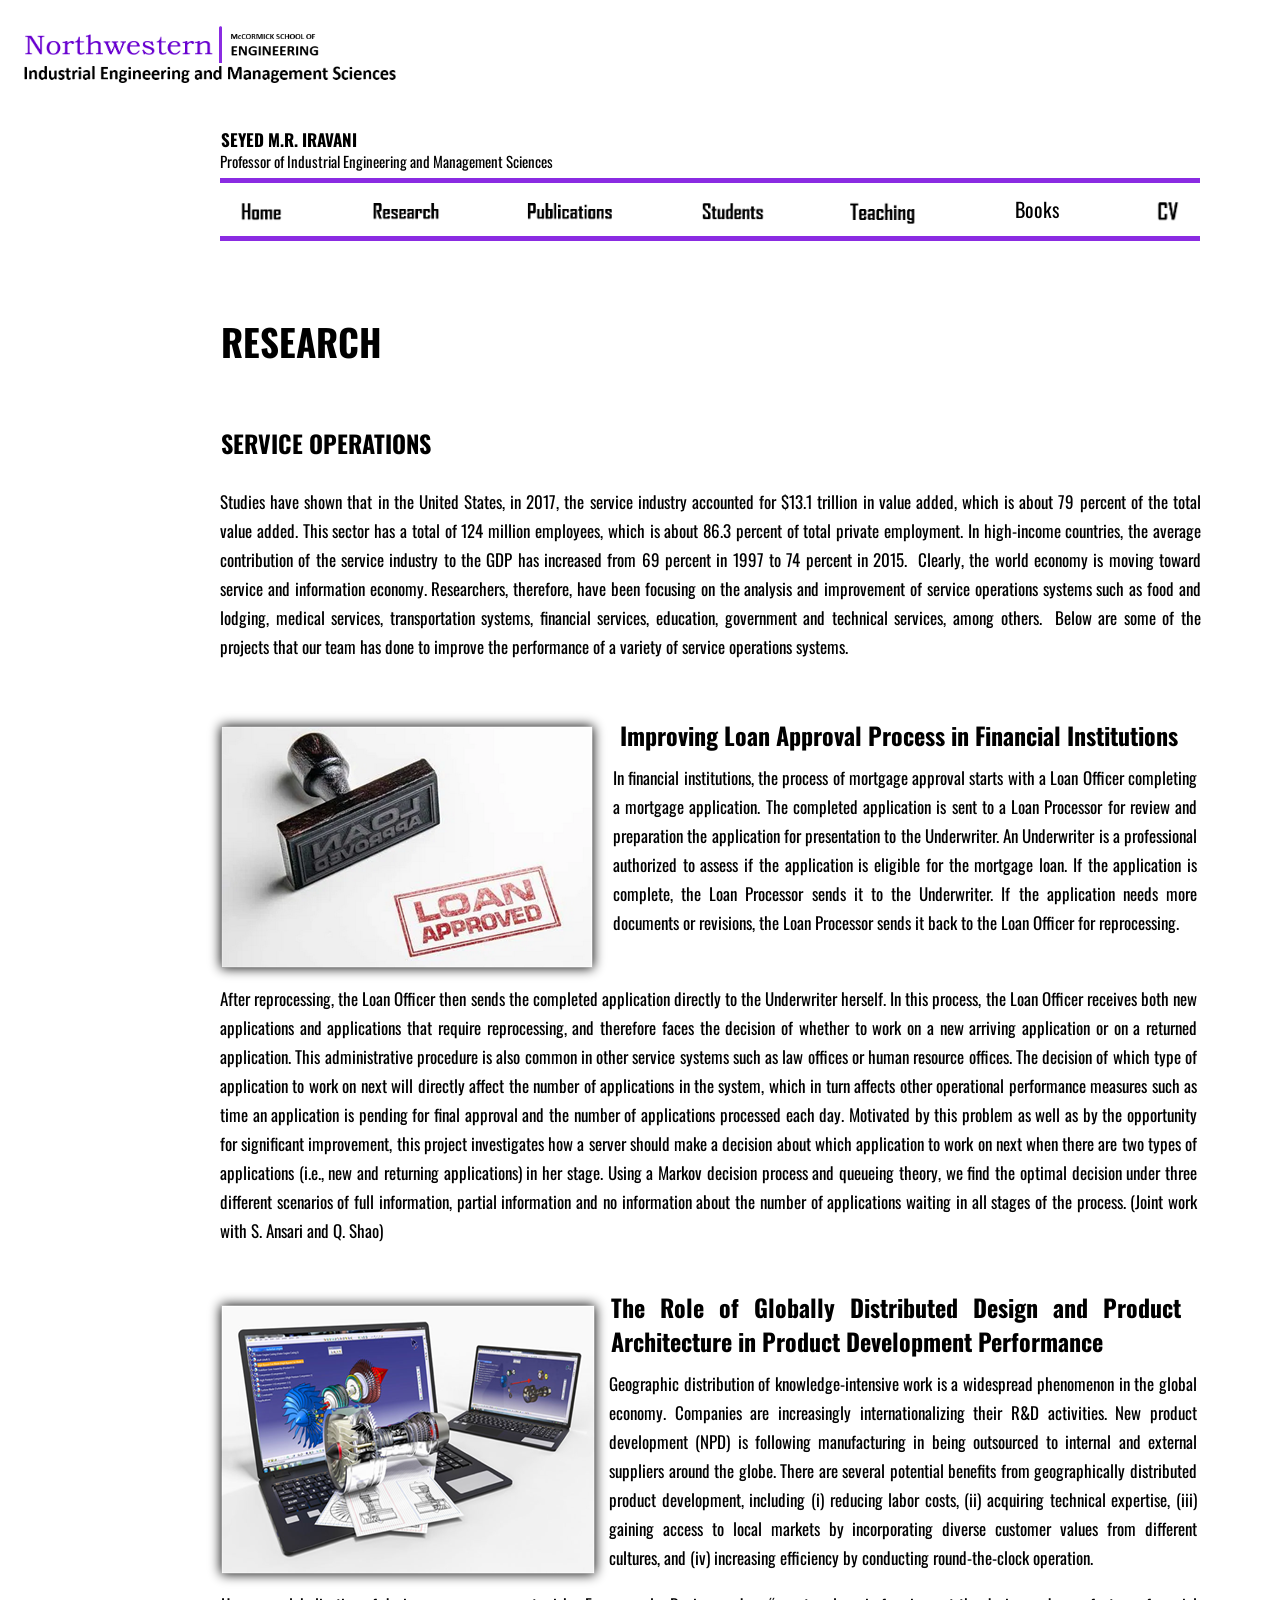
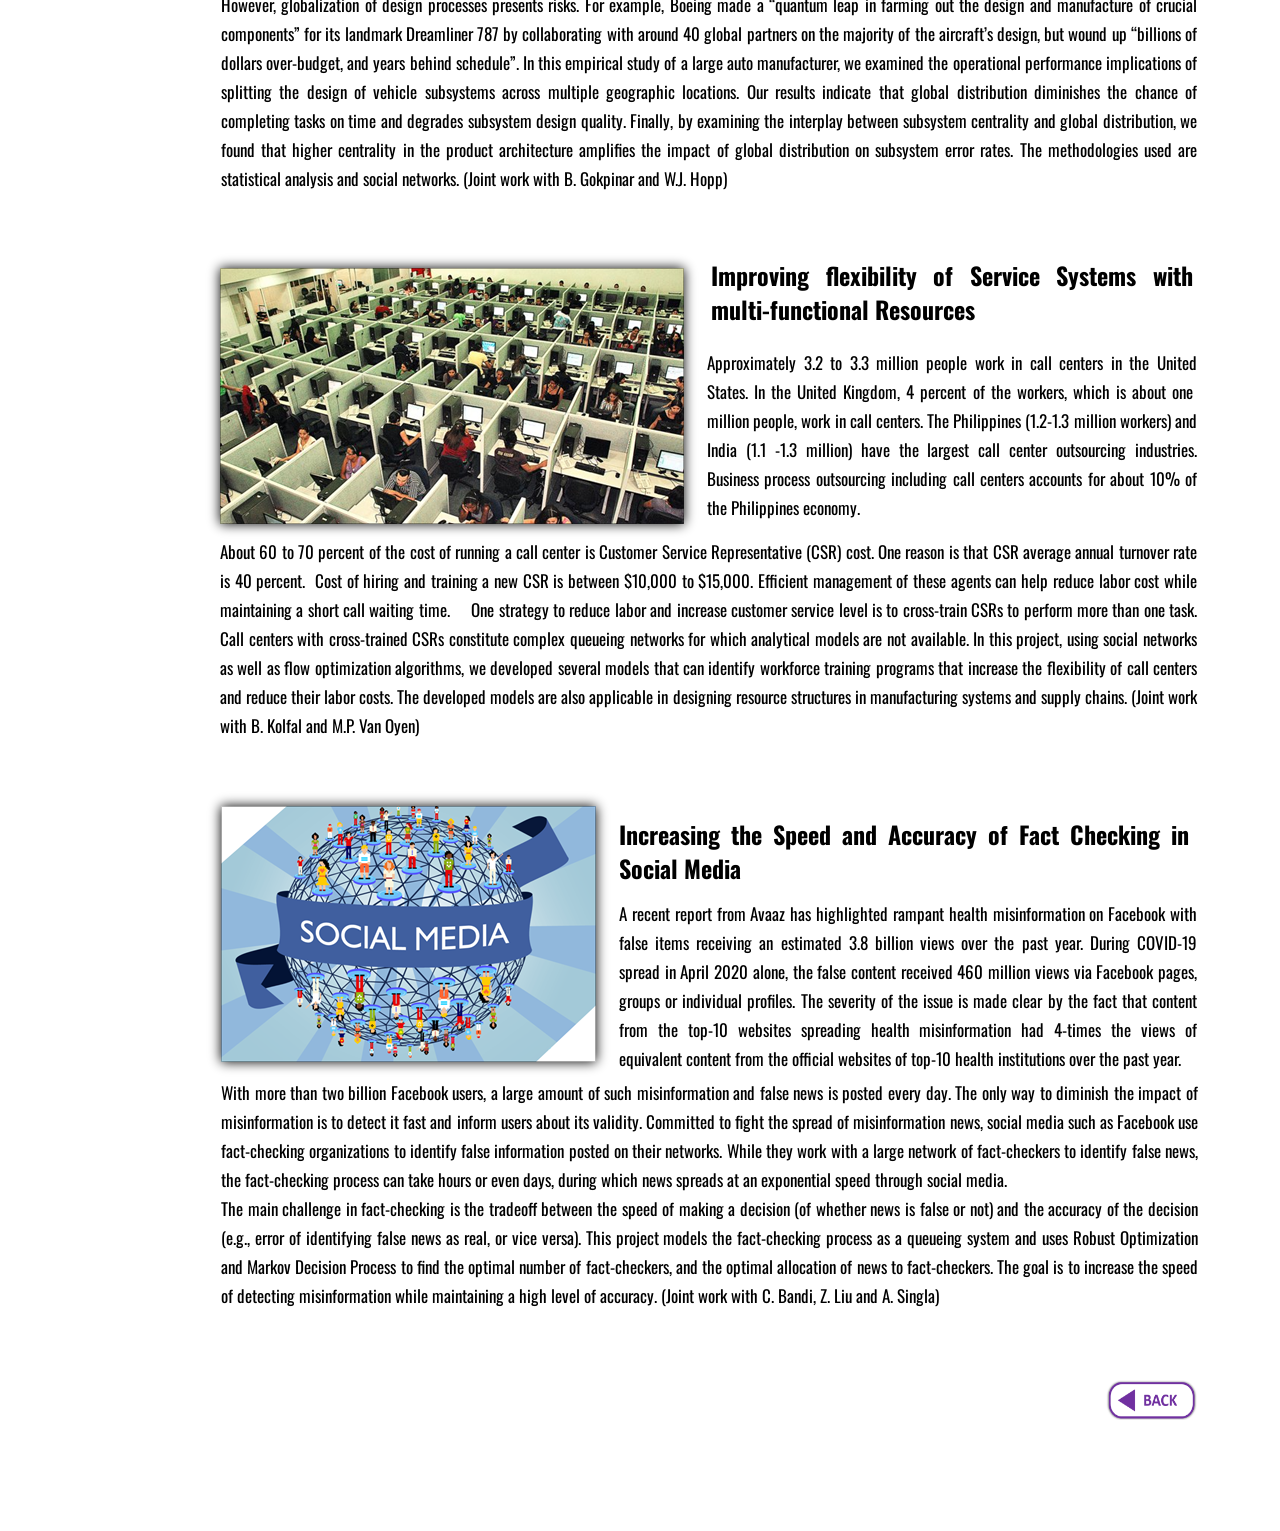
<file: Res-servclone.html>
<!doctype html>
<html>
<head>
<meta charset="utf-8">
<title>Seyed Iravani--Research</title>
<meta name="generator" content="WYSIWYG Web Builder 16 - http://www.wysiwygwebbuilder.com">
<link href="https://fonts.googleapis.com/css?family=Oswald" rel="stylesheet">
<link href="My_Site.css" rel="stylesheet">
<link href="Res-servclone.css" rel="stylesheet">
</head>
<body>
<div id="PageHeader1" style="position:fixed;text-align:left;left:0;top:0;right:0;height:262px;z-index:36;">
<hr id="Line1" style="position:absolute;left:220px;top:178px;width:980px;z-index:0;">
<hr id="Line2" style="position:absolute;left:220px;top:236px;width:980px;z-index:1;">
<div id="wb_Line3" style="position:absolute;left:216px;top:23px;width:3px;height:36px;z-index:2;">
<img src="images/img0014.png" id="Line3" alt=""></div>
<div id="wb_Text7" style="position:absolute;left:220px;top:153px;width:420px;height:45px;z-index:3;">
<span style="color:#000000;font-family:Oswald;font-size:15px;">Professor of Industrial Engineering and Management Sciences</span></div>
<div id="wb_Text6" style="position:absolute;left:221px;top:130px;width:418px;height:53px;z-index:4;">
<span style="color:#000000;font-family:Oswald;font-size:17px;"><strong>SEYED M.R. IRAVANI</strong></span></div>
<div id="RollOver2" style="position:absolute;left:519px;top:190px;width:101px;height:38px;overflow:hidden;z-index:5">
<a href="Publications.html">
<img class="hover" alt="" src="images/Publications-over.png">
<span><img alt="" src="images/Publications.png"></span>
</a>
</div>
<div id="RollOver1" style="position:absolute;left:365px;top:190px;width:83px;height:38px;overflow:hidden;z-index:6">
<a href="Research-cloned.html">
<img class="hover" alt="" src="images/Research-over.png">
<span><img alt="" src="images/Research.png"></span>
</a>
</div>
<div id="RollOver3" style="position:absolute;left:239px;top:190px;width:46px;height:39px;overflow:hidden;z-index:7">
<a href="index.html">
<img class="hover" alt="" src="images/Home-over.png">
<span><img alt="" src="images/Home.png"></span>
</a>
</div>
<div id="RollOver4" style="position:absolute;left:701px;top:190px;width:66px;height:38px;overflow:hidden;z-index:8">
<a href="Students.html">
<img class="hover" alt="" src="images/Students-over.png">
<span><img alt="" src="images/Students.png"></span>
</a>
</div>
<div id="RollOver5" style="position:absolute;left:849px;top:190px;width:70px;height:39px;overflow:hidden;z-index:9">
<a href="Teaching.html">
<img class="hover" alt="" src="images/Teaching-over.png">
<span><img alt="" src="images/Teaching.png"></span>
</a>
</div>
<div id="RollOver6" style="position:absolute;left:1003px;top:190px;width:68px;height:38px;overflow:hidden;z-index:10"><a href="Book-cloned.html" aria-label="Books" style="font-family:Oswald,sans-serif;font-size:20px;line-height:38px;text-align:center;text-decoration:none;color:#000" onmouseover="this.style.color=\'#8A2BE2\'" onmouseout="this.style.color=\'#000\'">Books</a>
</div>
<div id="RollOver7" style="position:absolute;left:1153px;top:188px;width:30px;height:42px;overflow:hidden;z-index:11">
<a href="CV_Web.pdf">
<img class="hover" alt="" src="images/CV-over.png">
<span><img alt="" src="images/CV.png"></span>
</a>
</div>
<div id="wb_Image2" style="position:absolute;left:23px;top:32px;width:192px;height:26px;z-index:12;">
<a href="https://www.northwestern.edu/" title="Northwestern University"><img src="images/Northwestern.png" id="Image2" alt=""></a></div>
<div id="wb_Image3" style="position:absolute;left:229px;top:32px;width:92px;height:26px;z-index:13;">
<a href="https://www.mccormick.northwestern.edu/"><img src="images/McCormick.png" id="Image3" alt=""></a></div>
<div id="wb_Image4" style="position:absolute;left:21px;top:63px;width:378px;height:23px;z-index:14;">
<a href="https://www.mccormick.northwestern.edu/industrial/"><img src="images/IEMS.png" id="Image4" alt=""></a></div>
</div>
<div id="wb_Text3" style="position:absolute;left:613px;top:763px;width:584px;height:205px;text-align:justify;z-index:16;">
<span style="color:#000000;font-family:Oswald;font-size:17px;line-height:29px;"> In financial institutions, the process of mortgage approval starts with a Loan Officer completing a mortgage application. The completed application is sent to a Loan Processor for review and preparation the application for presentation to the Underwriter. An Underwriter is a professional authorized to assess if the application is eligible for the mortgage loan. If the application is complete, the Loan Processor sends it to the Underwriter. If the application needs more documents or revisions, the Loan Processor sends it back to the Loan Officer for reprocessing. </span></div>
<div id="wb_Text16" style="position:absolute;left:611px;top:1290px;width:570px;height:68px;text-align:justify;z-index:17;">
<span style="color:#000000;font-family:Oswald;font-size:24px;line-height:34px;"><strong>The Role of Globally Distributed Design and Product Architecture in Product Development Performance</strong></span></div>
<div id="wb_Text2" style="position:absolute;left:221px;top:320px;width:250px;height:113px;z-index:18;">
<span style="color:#000000;font-family:Oswald;font-size:37px;"><strong>RESEARCH</strong></span></div>
<div id="wb_Text1" style="position:absolute;left:220px;top:487px;width:981px;height:205px;text-align:justify;z-index:19;">
<span style="color:#000000;font-family:Oswald;font-size:17px;line-height:29px;">Studies have shown that in the United States, in 2017, the service industry accounted for $13.1 trillion in value added, which is about 79 percent of the total value added. This sector has a total of 124 million employees, which is about 86.3 percent of total private employment. In high-income countries, the average contribution of the service industry to the GDP has increased from 69 percent in 1997 to 74 percent in 2015.&nbsp; Clearly, the world economy is moving toward service and information economy. Researchers, therefore, have been focusing on the analysis and improvement of service operations systems such as food and lodging, medical services, transportation systems, financial services, education, government and technical services, among others.&nbsp; Below are some of the projects that our team has done to improve the performance of a variety of service operations systems. <br> </span></div>
<div id="wb_Text4" style="position:absolute;left:221px;top:423px;width:277px;height:34px;text-align:justify;z-index:20;">
<span style="color:#000000;font-family:Oswald;font-size:24px;line-height:41px;"><strong>SERVICE OPERATIONS</strong></span></div>
<div id="wb_Text8" style="position:absolute;left:220px;top:984px;width:977px;height:263px;text-align:justify;z-index:21;">
<span style="color:#000000;font-family:Oswald;font-size:17px;line-height:29px;"> After reprocessing, the Loan Officer then sends the completed application directly to the Underwriter herself. In this process, the Loan Officer receives both new applications and applications that require reprocessing, and therefore faces the decision of whether to work on a new arriving application or on a returned application. This administrative procedure is also common in other service systems such as law offices or human resource offices. The decision of which type of application to work on next will directly affect the number of applications in the system, which in turn affects other operational performance measures such as time an application is pending for final approval and the number of applications processed each day. Motivated by this problem as well as by the opportunity for significant improvement, this project investigates how a server should make a decision about which application to work on next when there are two types of applications (i.e., new and returning applications) in her stage. Using a Markov decision process and queueing theory, we find the optimal decision under three different scenarios of full information, partial information and no information about the number of applications waiting in all stages of the process. (Joint work with S. Ansari and Q. Shao)</span></div>
<div id="wb_Text9" style="position:absolute;left:609px;top:1369px;width:588px;height:205px;text-align:justify;z-index:22;">
<span style="color:#000000;font-family:Oswald;font-size:17px;line-height:29px;">Geographic distribution of knowledge-intensive work is a widespread phenomenon in the global economy. Companies are increasingly internationalizing their R&amp;D activities. New product development (NPD) is following manufacturing in being outsourced to internal and external suppliers around the globe. There are several potential benefits from geographically distributed product development, including (i) reducing labor costs, (ii) acquiring technical expertise, (iii) gaining access to local markets by incorporating diverse customer values from different cultures, and (iv) increasing efficiency by conducting round-the-clock operation.&nbsp;&nbsp; </span></div>
<div id="wb_Text10" style="position:absolute;left:221px;top:1590px;width:976px;height:205px;text-align:justify;z-index:23;">
<span style="color:#000000;font-family:Oswald;font-size:17px;line-height:29px;">However, globalization of design processes presents risks. For example, Boeing made a “quantum leap in farming out the design and manufacture of crucial components” for its landmark Dreamliner 787 by collaborating with around 40 global partners on the majority of the aircraft’s design, but wound up “billions of dollars over-budget, and years behind schedule”. In this empirical study of a large auto manufacturer, we examined the operational performance implications of splitting the design of vehicle subsystems across multiple geographic locations. Our results indicate that global distribution diminishes the chance of completing tasks on time and degrades subsystem design quality. Finally, by examining the interplay between subsystem centrality and global distribution, we found that higher centrality in the product architecture amplifies the impact of global distribution on subsystem error rates. The methodologies used are statistical analysis and social networks. (Joint work with B. Gokpinar and W.J. Hopp) </span></div>
<div id="wb_Text13" style="position:absolute;left:620px;top:715px;width:570px;height:34px;text-align:justify;z-index:24;">
<span style="color:#000000;font-family:Oswald;font-size:24px;line-height:41px;"><strong>Improving Loan Approval Process in Financial Institutions</strong></span></div>
<div id="wb_Text14" style="position:absolute;left:707px;top:1948px;width:490px;height:176px;text-align:justify;z-index:25;">
<span style="color:#000000;font-family:Oswald;font-size:17px;line-height:29px;"> Approximately 3.2 to 3.3 million people work in call centers in the United States. In the United Kingdom, 4 percent of the workers, which is about one&nbsp; million people, work in call centers. The Philippines (1.2-1.3 million workers) and India (1.1 -1.3 million) have the largest call center outsourcing industries. Business process outsourcing including call centers accounts for about 10% of the Philippines economy.&nbsp;&nbsp; </span></div>
<div id="wb_Text5" style="position:absolute;left:220px;top:2137px;width:977px;height:205px;text-align:justify;z-index:26;">
<span style="color:#000000;font-family:Oswald;font-size:17px;line-height:29px;">About 60 to 70 percent of the cost of running a call center is Customer Service Representative (CSR) cost. One reason is that CSR average annual turnover rate is 40 percent.&nbsp; Cost of hiring and training a new CSR is between $10,000 to $15,000. Efficient management of these agents can help reduce labor cost while maintaining a short call waiting time.&nbsp;&nbsp;&nbsp;&nbsp; One strategy to reduce labor and increase customer service level is to cross-train CSRs to perform more than one task. Call centers with cross-trained CSRs constitute complex queueing networks for which analytical models are not available. In this project, using social networks as well as flow optimization algorithms, we developed several models that can identify workforce training programs that increase the flexibility of call centers and reduce their labor costs. The developed models are also applicable in designing resource structures in manufacturing systems and supply chains. (Joint work with B. Kolfal and M.P. Van Oyen)</span></div>
<div id="wb_Text15" style="position:absolute;left:711px;top:1858px;width:482px;height:68px;text-align:justify;z-index:27;">
<span style="color:#000000;font-family:Oswald;font-size:24px;line-height:34px;"><strong>Improving flexibility of Service Systems with multi-functional Resources</strong></span></div>
<div id="wb_Image1" style="position:absolute;left:205px;top:1853px;width:494px;height:286px;z-index:28;">
<img src="images/Call-Center.png" id="Image1" alt=""></div>
<div id="wb_Image5" style="position:absolute;left:206px;top:711px;width:402px;height:272px;z-index:29;">
<img src="images/Loan.png" id="Image5" alt=""></div>
<div id="wb_Image6" style="position:absolute;left:206px;top:1290px;width:404px;height:299px;z-index:30;">
<img src="images/Product-Design.png" id="Image6" alt=""></div>
<div id="wb_Image7" style="position:absolute;left:206px;top:2391px;width:405px;height:286px;z-index:31;">
<img src="images/Social&#32;Media.png" id="Image7" alt=""></div>
<div id="wb_Text12" style="position:absolute;left:619px;top:2499px;width:578px;height:205px;text-align:justify;z-index:32;">
<span style="color:#000000;font-family:Oswald;font-size:17px;line-height:29px;">A recent report from Avaaz has highlighted rampant health misinformation on Facebook with false items receiving an estimated 3.8 billion views over the past year. During COVID-19 spread in April 2020 alone, the false content received 460 million views via Facebook pages, groups or individual profiles. The severity of the issue is made clear by the fact that content from the top-10 websites spreading health misinformation had 4-times the views of equivalent content from the official websites of top-10 health institutions over the past year. </span></div>
<div id="wb_Text17" style="position:absolute;left:221px;top:2678px;width:977px;height:453px;text-align:justify;z-index:33;">
<span style="color:#000000;font-family:Oswald;font-size:17px;line-height:29px;">With more than two billion Facebook users, a large amount of such misinformation and false news is posted every day. The only way to diminish the impact of misinformation is to detect it fast and inform users about its validity. Committed to fight the spread of misinformation news, social media such as Facebook use fact-checking organizations to identify false information posted on their networks. While they work with a large network of fact-checkers to identify false news, the fact-checking process can take hours or even days, during which news spreads at an exponential speed through social media.  <br>The main challenge in fact-checking is the tradeoff between the speed of making a decision (of whether news is false or not) and the accuracy of the decision (e.g., error of identifying false news as real, or vice versa). This project models the fact-checking process as a queueing system and uses Robust Optimization and Markov Decision Process to find the optimal number of fact-checkers, and the optimal allocation of news to fact-checkers. The goal is to increase the speed of detecting misinformation while maintaining a high level of accuracy. (Joint work with C. Bandi, Z. Liu and A. Singla)<br></span><span style="color:#000000;font-family:Oswald;font-size:19px;line-height:27px;"><br></span><span style="color:#000000;font-family:Arial;font-size:19px;line-height:27px;"><br><br><br><br><br></span></div>
<div id="wb_Text18" style="position:absolute;left:619px;top:2417px;width:570px;height:68px;text-align:justify;z-index:34;">
<span style="color:#000000;font-family:Oswald;font-size:24px;line-height:34px;"><strong>Increasing the Speed and Accuracy of Fact Checking in Social Media</strong></span></div>
<div id="RollOver8" style="position:absolute;left:1106px;top:2980px;width:91px;height:40px;overflow:hidden;z-index:35">
<a href="Research-cloned.html">
<img class="hover" alt="" src="images/Back-2.png">
<span><img alt="" src="images/Back-1.png"></span>
</a>
</div>
</body>
</html>
</file>
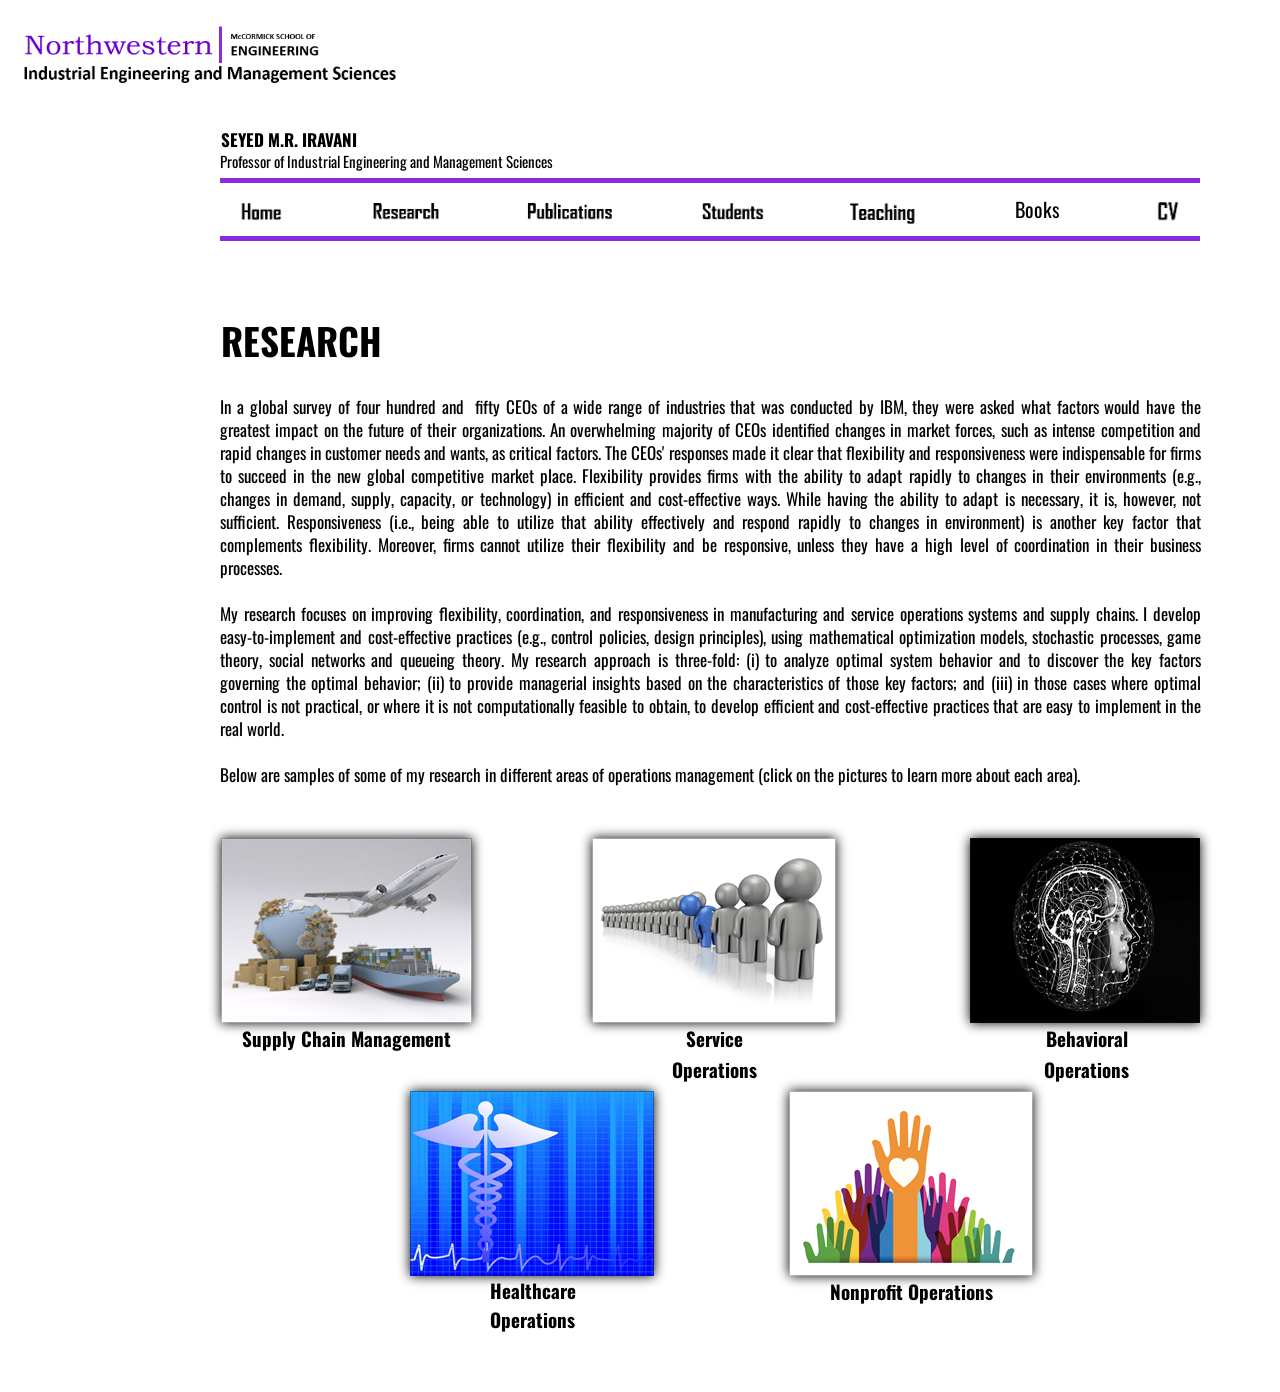
<file: Research-cloned.html>
<!doctype html>
<html>
<head>
<meta charset="utf-8">
<title>Seyed Iravani--Research</title>
<meta name="generator" content="WYSIWYG Web Builder 16 - http://www.wysiwygwebbuilder.com">
<link href="https://fonts.googleapis.com/css?family=Oswald" rel="stylesheet">
<link href="My_Site.css" rel="stylesheet">
<link href="Research-cloned.css" rel="stylesheet">
</head>
<body>
<div id="PageHeader1" style="position:fixed;text-align:left;left:0;top:0;right:0;height:262px;z-index:28;">
<hr id="Line1" style="position:absolute;left:220px;top:178px;width:980px;z-index:0;">
<hr id="Line2" style="position:absolute;left:220px;top:236px;width:980px;z-index:1;">
<div id="wb_Line3" style="position:absolute;left:216px;top:23px;width:3px;height:36px;z-index:2;">
<img src="images/img0013.png" id="Line3" alt=""></div>
<div id="wb_Text7" style="position:absolute;left:220px;top:153px;width:420px;height:45px;z-index:3;">
<span style="color:#000000;font-family:Oswald;font-size:15px;">Professor of Industrial Engineering and Management Sciences</span></div>
<div id="wb_Text6" style="position:absolute;left:221px;top:130px;width:418px;height:53px;z-index:4;">
<span style="color:#000000;font-family:Oswald;font-size:17px;"><strong>SEYED M.R. IRAVANI</strong></span></div>
<div id="RollOver2" style="position:absolute;left:519px;top:190px;width:101px;height:38px;overflow:hidden;z-index:5">
<a href="Publications.html">
<img class="hover" alt="" src="images/Publications-over.png">
<span><img alt="" src="images/Publications.png"></span>
</a>
</div>
<div id="RollOver1" style="position:absolute;left:365px;top:190px;width:83px;height:38px;overflow:hidden;z-index:6">
<a href="Research-cloned.html">
<img class="hover" alt="" src="images/Research-over.png">
<span><img alt="" src="images/Research.png"></span>
</a>
</div>
<div id="RollOver3" style="position:absolute;left:239px;top:190px;width:46px;height:39px;overflow:hidden;z-index:7">
<a href="index.html">
<img class="hover" alt="" src="images/Home-over.png">
<span><img alt="" src="images/Home.png"></span>
</a>
</div>
<div id="RollOver4" style="position:absolute;left:701px;top:190px;width:66px;height:38px;overflow:hidden;z-index:8">
<a href="Students.html">
<img class="hover" alt="" src="images/Students-over.png">
<span><img alt="" src="images/Students.png"></span>
</a>
</div>
<div id="RollOver5" style="position:absolute;left:849px;top:190px;width:70px;height:39px;overflow:hidden;z-index:9">
<a href="Teaching.html">
<img class="hover" alt="" src="images/Teaching-over.png">
<span><img alt="" src="images/Teaching.png"></span>
</a>
</div>
<div id="RollOver6" style="position:absolute;left:1003px;top:190px;width:68px;height:38px;overflow:hidden;z-index:10"><a href="Book-cloned.html" aria-label="Books" style="font-family:Oswald,sans-serif;font-size:20px;line-height:38px;text-align:center;text-decoration:none;color:#000" onmouseover="this.style.color=\'#8A2BE2\'" onmouseout="this.style.color=\'#000\'">Books</a>
</div>
<div id="RollOver7" style="position:absolute;left:1153px;top:188px;width:30px;height:42px;overflow:hidden;z-index:11">
<a href="CV_Web.pdf">
<img class="hover" alt="" src="images/CV-over.png">
<span><img alt="" src="images/CV.png"></span>
</a>
</div>
<div id="wb_Image2" style="position:absolute;left:23px;top:32px;width:192px;height:26px;z-index:12;">
<a href="https://www.northwestern.edu/" title="Northwestern University"><img src="images/Northwestern.png" id="Image2" alt=""></a></div>
<div id="wb_Image3" style="position:absolute;left:229px;top:32px;width:92px;height:26px;z-index:13;">
<a href="https://www.mccormick.northwestern.edu/"><img src="images/McCormick.png" id="Image3" alt=""></a></div>
<div id="wb_Image4" style="position:absolute;left:21px;top:63px;width:378px;height:23px;z-index:14;">
<a href="https://www.mccormick.northwestern.edu/industrial/"><img src="images/IEMS.png" id="Image4" alt=""></a></div>
</div>
<div id="wb_Text2" style="position:absolute;left:221px;top:319px;width:250px;height:113px;z-index:16;">
<span style="color:#000000;font-family:Oswald;font-size:37px;"><strong>RESEARCH</strong></span></div>
<div id="wb_Image5" style="position:absolute;left:395px;top:1076px;width:274px;height:215px;z-index:17;">
<a href="Research-Health.html"><img src="images/Health-Care.png" id="Image5" alt=""></a></div>
<div id="wb_Image6" style="position:absolute;left:955px;top:823px;width:260px;height:215px;z-index:18;">
<a href="Reserach-Behave.html"><img src="images/artificial-intelligence-4389372_1920.png" id="Image6" alt=""></a></div>
<div id="wb_Text10" style="position:absolute;left:220px;top:395px;width:981px;height:396px;text-align:justify;z-index:19;">
<span style="color:#000000;font-family:Oswald;font-size:17px;line-height:23px;">In a global survey of four hundred and&nbsp; fifty CEOs of a wide range of industries that was conducted by IBM, they were asked what factors would have the greatest impact on the future of their organizations. An overwhelming majority of CEOs identified changes in market forces, such as intense competition and rapid changes in customer needs and wants, as critical factors. The CEOs' responses made it clear that flexibility and responsiveness were indispensable for firms to succeed in the new global competitive market place. Flexibility provides firms with the ability to adapt rapidly to changes in their environments (e.g., changes in demand, supply, capacity, or technology) in efficient and cost-effective ways. While having the ability to adapt is necessary, it is, however, not sufficient. Responsiveness (i.e., being able to utilize that ability effectively and respond rapidly to changes in environment) is another key factor that complements flexibility. Moreover, firms cannot utilize their flexibility and be responsive, unless they have a high level of coordination in their business processes. <br><br>My research focuses on improving flexibility, coordination, and responsiveness in manufacturing and service operations systems and supply chains. I develop easy-to-implement and cost-effective practices (e.g., control policies, design principles), using mathematical optimization models, stochastic processes, game theory, social networks and queueing theory. My research approach is three-fold: (i) to analyze optimal system behavior and to discover the key factors governing the optimal behavior; (ii) to provide managerial insights based on the characteristics of those key factors; and (iii) in those cases where optimal control is not practical, or where it is not computationally feasible to obtain, to develop efficient and cost-effective practices that are easy to implement in the real world.<br><br>Below are samples of some of my research in different areas of operations management (click on the pictures to learn more about each area). </span></div>
<div id="wb_Text11" style="position:absolute;left:1003px;top:1023px;width:167px;height:29px;text-align:center;z-index:20;">
<span style="color:#000000;font-family:Oswald;font-size:19px;line-height:31px;"><strong>Behavioral Operations</strong></span></div>
<div id="wb_Text1" style="position:absolute;left:448px;top:1276px;width:169px;height:116px;text-align:center;z-index:21;">
<span style="color:#000000;font-family:Oswald;font-size:19px;line-height:29px;"><strong>Healthcare Operations<br><br><br></strong></span></div>
<div id="wb_Image7" style="position:absolute;left:206px;top:823px;width:281px;height:215px;z-index:22;">
<a href="Research-Supply.html"><img src="images/Supply&#32;Chains.png" id="Image7" alt=""></a></div>
<div id="wb_Text13" style="position:absolute;left:232px;top:1023px;width:229px;height:29px;text-align:center;z-index:23;">
<span style="color:#000000;font-family:Oswald;font-size:19px;line-height:31px;"><strong>Supply Chain Management</strong></span></div>
<div id="wb_Image8" style="position:absolute;left:577px;top:823px;width:274px;height:215px;z-index:24;">
<a href="Res-servclone.html"><img src="images/Service-2.png" id="Image8" alt=""></a></div>
<div id="wb_Text14" style="position:absolute;left:643px;top:1023px;width:143px;height:29px;text-align:center;z-index:25;">
<span style="color:#000000;font-family:Oswald;font-size:19px;line-height:31px;"><strong>Service Operations</strong></span></div>
<div id="wb_Image9" style="position:absolute;left:774px;top:1076px;width:274px;height:215px;z-index:26;">
<a href="Research-nonprof.html"><img src="images/Non-profit.png" id="Image9" alt=""></a></div>
<div id="wb_Text15" style="position:absolute;left:827px;top:1276px;width:169px;height:29px;text-align:center;z-index:27;">
<span style="color:#000000;font-family:Oswald;font-size:19px;line-height:31px;"><strong>Nonprofit Operations</strong></span></div>
</body>
</html>
</file>
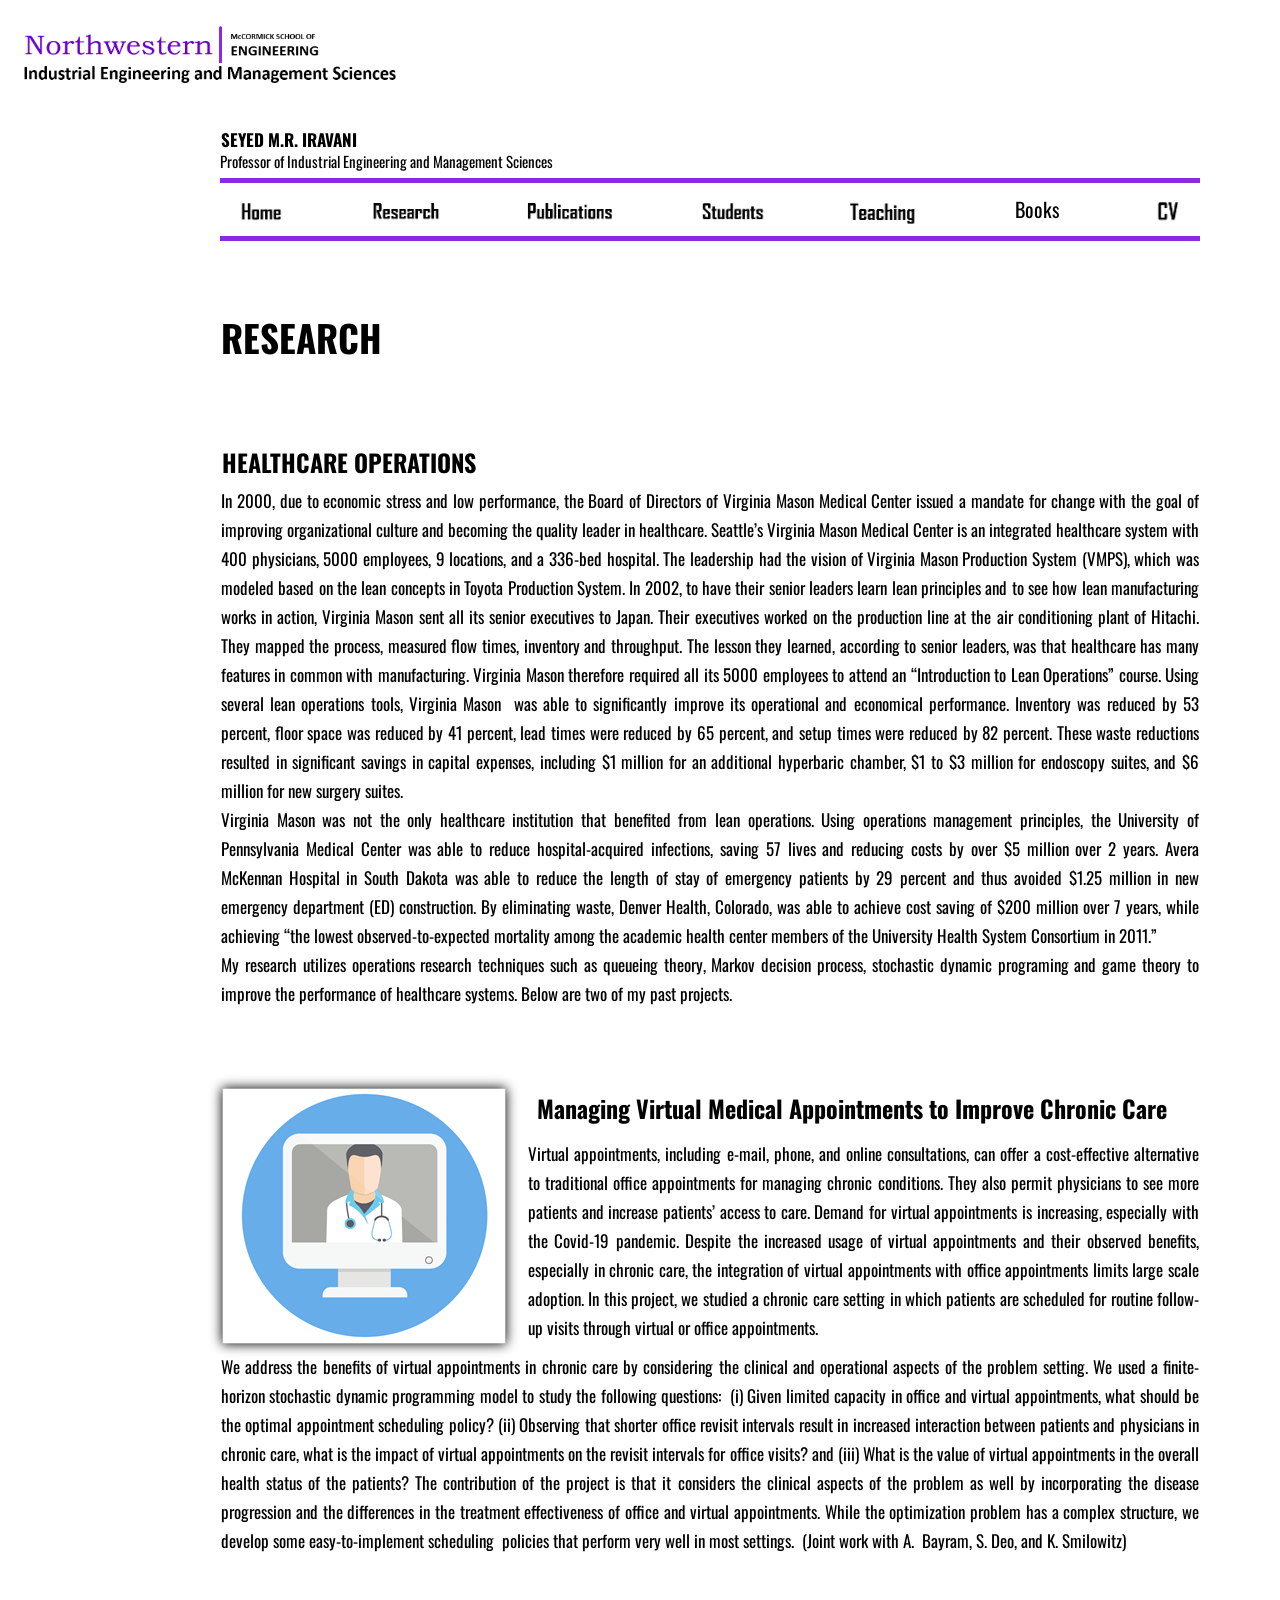
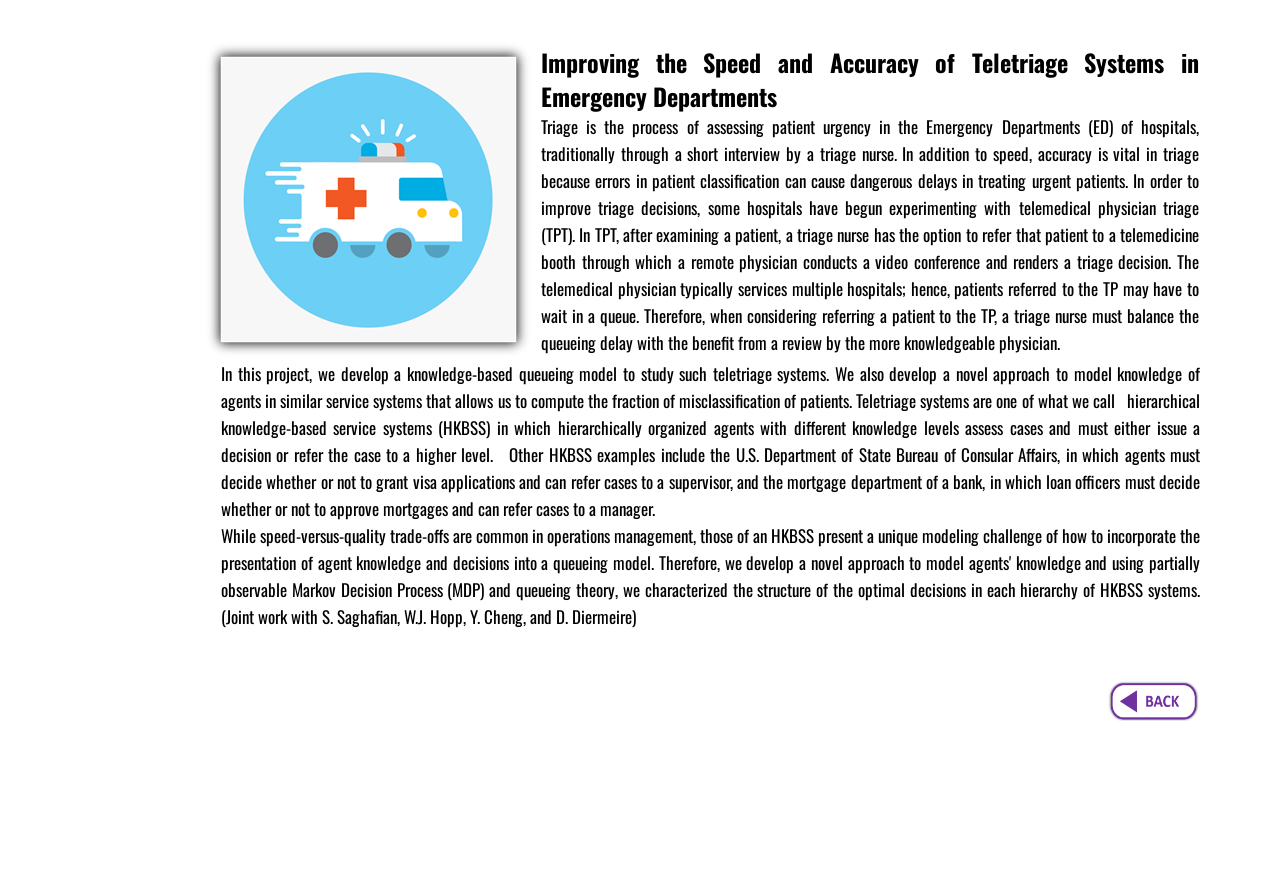
<file: Research-Health.html>
<!doctype html>
<html>
<head>
<meta charset="utf-8">
<title>Seyed Iravani--Research</title>
<meta name="generator" content="WYSIWYG Web Builder 16 - http://www.wysiwygwebbuilder.com">
<link href="https://fonts.googleapis.com/css?family=Oswald" rel="stylesheet">
<link href="My_Site.css" rel="stylesheet">
<link href="Research-Health.css" rel="stylesheet">
</head>
<body>
<div id="PageHeader1" style="position:fixed;text-align:left;left:0;top:0;right:0;height:262px;z-index:28;">
<hr id="Line1" style="position:absolute;left:220px;top:178px;width:980px;z-index:0;">
<hr id="Line2" style="position:absolute;left:220px;top:236px;width:980px;z-index:1;">
<div id="wb_Line3" style="position:absolute;left:216px;top:23px;width:3px;height:36px;z-index:2;">
<img src="images/img0012.png" id="Line3" alt=""></div>
<div id="wb_Text7" style="position:absolute;left:220px;top:153px;width:420px;height:45px;z-index:3;">
<span style="color:#000000;font-family:Oswald;font-size:15px;">Professor of Industrial Engineering and Management Sciences</span></div>
<div id="wb_Text6" style="position:absolute;left:221px;top:130px;width:418px;height:53px;z-index:4;">
<span style="color:#000000;font-family:Oswald;font-size:17px;"><strong>SEYED M.R. IRAVANI</strong></span></div>
<div id="RollOver2" style="position:absolute;left:519px;top:190px;width:101px;height:38px;overflow:hidden;z-index:5">
<a href="Publications.html">
<img class="hover" alt="" src="images/Publications-over.png">
<span><img alt="" src="images/Publications.png"></span>
</a>
</div>
<div id="RollOver1" style="position:absolute;left:365px;top:190px;width:83px;height:38px;overflow:hidden;z-index:6">
<a href="Research-cloned.html">
<img class="hover" alt="" src="images/Research-over.png">
<span><img alt="" src="images/Research.png"></span>
</a>
</div>
<div id="RollOver3" style="position:absolute;left:239px;top:190px;width:46px;height:39px;overflow:hidden;z-index:7">
<a href="index.html">
<img class="hover" alt="" src="images/Home-over.png">
<span><img alt="" src="images/Home.png"></span>
</a>
</div>
<div id="RollOver4" style="position:absolute;left:701px;top:190px;width:66px;height:38px;overflow:hidden;z-index:8">
<a href="Students.html">
<img class="hover" alt="" src="images/Students-over.png">
<span><img alt="" src="images/Students.png"></span>
</a>
</div>
<div id="RollOver5" style="position:absolute;left:849px;top:190px;width:70px;height:39px;overflow:hidden;z-index:9">
<a href="Teaching.html">
<img class="hover" alt="" src="images/Teaching-over.png">
<span><img alt="" src="images/Teaching.png"></span>
</a>
</div>
<div id="RollOver6" style="position:absolute;left:1003px;top:190px;width:68px;height:38px;overflow:hidden;z-index:10"><a href="Book-cloned.html" aria-label="Books" style="font-family:Oswald,sans-serif;font-size:20px;line-height:38px;text-align:center;text-decoration:none;color:#000" onmouseover="this.style.color=\'#8A2BE2\'" onmouseout="this.style.color=\'#000\'">Books</a>
</div>
<div id="RollOver7" style="position:absolute;left:1153px;top:188px;width:30px;height:42px;overflow:hidden;z-index:11">
<a href="CV_Web.pdf">
<img class="hover" alt="" src="images/CV-over.png">
<span><img alt="" src="images/CV.png"></span>
</a>
</div>
<div id="wb_Image2" style="position:absolute;left:23px;top:32px;width:192px;height:26px;z-index:12;">
<a href="https://www.northwestern.edu/" title="Northwestern University"><img src="images/Northwestern.png" id="Image2" alt=""></a></div>
<div id="wb_Image3" style="position:absolute;left:229px;top:32px;width:92px;height:26px;z-index:13;">
<a href="https://www.mccormick.northwestern.edu/"><img src="images/McCormick.png" id="Image3" alt=""></a></div>
<div id="wb_Image4" style="position:absolute;left:21px;top:63px;width:378px;height:23px;z-index:14;">
<a href="https://www.mccormick.northwestern.edu/industrial/"><img src="images/IEMS.png" id="Image4" alt=""></a></div>
</div>
<div id="wb_Text3" style="position:absolute;left:221px;top:1352px;width:978px;height:234px;text-align:justify;z-index:16;">
<span style="color:#000000;font-family:Oswald;font-size:17px;line-height:29px;">We address the benefits of virtual appointments in chronic care by considering the clinical and operational aspects of the problem setting. We used a finite-horizon stochastic dynamic programming model to study the following questions:&nbsp; (i) Given limited capacity in office and virtual appointments, what should be the optimal appointment scheduling policy? (ii) Observing that shorter office revisit intervals result in increased interaction between patients and physicians in chronic care, what is the impact of virtual appointments on the revisit intervals for office visits? and (iii) What is the value of virtual appointments in the overall health status of the patients? The contribution of the project is that it considers the clinical aspects of the problem as well by incorporating the disease progression and the differences in the treatment effectiveness of office and virtual appointments. While the optimization problem has a complex structure, we develop some easy-to-implement scheduling&nbsp; policies that perform very well in most settings.&nbsp; (Joint work with A.&nbsp; Bayram, S. Deo, and K. Smilowitz)</span></div>
<div id="wb_Text5" style="position:absolute;left:221px;top:1960px;width:979px;height:513px;text-align:justify;z-index:17;">
<span style="color:#000000;font-family:Oswald;font-size:17px;line-height:27px;">In this project, we develop a knowledge-based queueing model to study such teletriage systems. We also develop a novel approach to model knowledge of agents in similar service systems that allows us to compute the fraction of misclassification of patients. Teletriage systems are one of what we call&nbsp;&nbsp; hierarchical knowledge-based service systems (HKBSS) in which hierarchically organized agents with different knowledge levels assess cases and must either issue a decision or refer the case to a higher level.&nbsp;&nbsp; Other HKBSS examples include the U.S. Department of State Bureau of Consular Affairs, in which agents must decide whether or not to grant visa applications and can refer cases to a supervisor, and the mortgage department of a bank, in which loan officers must decide whether or not to approve mortgages and can refer cases to a manager.<br>While speed-versus-quality trade-offs are common in operations management, those of an HKBSS present a unique modeling challenge of how to incorporate the presentation of agent knowledge and decisions into a queueing model. Therefore, we develop a novel approach to model agents' knowledge and using partially observable Markov Decision Process (MDP) and queueing theory, we characterized the structure of the optimal decisions in each hierarchy of HKBSS systems. (Joint work with S. Saghafian, W.J. Hopp, Y. Cheng, and D. Diermeire)<br><br><br><br><br><br><br><br><br></span></div>
<div id="wb_Text16" style="position:absolute;left:537px;top:1088px;width:646px;height:34px;text-align:justify;z-index:18;">
<span style="color:#000000;font-family:Oswald;font-size:24px;line-height:41px;"><strong>Managing Virtual Medical Appointments to Improve Chronic Care</strong></span></div>
<div id="wb_Text1" style="position:absolute;left:528px;top:1139px;width:671px;height:205px;text-align:justify;z-index:19;">
<span style="color:#000000;font-family:Oswald;font-size:17px;line-height:29px;">Virtual appointments, including e-mail, phone, and online consultations, can offer a cost-effective alternative to traditional office appointments for managing chronic conditions. They also permit physicians to see more patients and increase patients’ access to care. Demand for virtual appointments is increasing, especially with the Covid-19 pandemic. Despite the increased usage of virtual appointments and their observed benefits, especially in chronic care, the integration of virtual appointments with office appointments limits large scale adoption. In this project, we studied a chronic care setting in which patients are scheduled for routine follow-up visits through virtual or office appointments.&nbsp; </span></div>
<div id="wb_Text4" style="position:absolute;left:541px;top:1645px;width:658px;height:68px;text-align:justify;z-index:20;">
<span style="color:#000000;font-family:Oswald;font-size:24px;line-height:34px;"><strong>Improving the Speed and Accuracy of Teletriage Systems in Emergency Departments</strong></span></div>
<div id="wb_Text8" style="position:absolute;left:541px;top:1713px;width:658px;height:243px;text-align:justify;z-index:21;">
<span style="color:#000000;font-family:Oswald;font-size:17px;line-height:27px;">Triage is the process of assessing patient urgency in the Emergency Departments (ED) of hospitals, traditionally through a short interview by a triage nurse. In addition to speed, accuracy is vital in triage because errors in patient classification can cause dangerous delays in treating urgent patients. In order to improve triage decisions, some hospitals have begun experimenting with telemedical physician triage (TPT). In TPT, after examining a patient, a triage nurse has the option to refer that patient to a telemedicine booth through which a remote physician conducts a video conference and renders a triage decision. The telemedical physician typically services multiple hospitals; hence, patients referred to the TP may have to wait in a queue. Therefore, when considering referring a patient to the TP, a triage nurse must balance the queueing delay with the benefit from a review by the more knowledgeable physician.</span></div>
<div id="wb_Text9" style="position:absolute;left:221px;top:316px;width:250px;height:113px;z-index:22;">
<span style="color:#000000;font-family:Oswald;font-size:37px;"><strong>RESEARCH</strong></span></div>
<div id="wb_Text10" style="position:absolute;left:221px;top:486px;width:978px;height:556px;text-align:justify;z-index:23;">
<span style="color:#000000;font-family:Oswald;font-size:17px;line-height:29px;">In 2000, due to economic stress and low performance, the Board of Directors of Virginia Mason Medical Center issued a mandate for change with the goal of improving organizational culture and becoming the quality leader in healthcare. Seattle’s Virginia Mason Medical Center is an integrated healthcare system with 400 physicians, 5000 employees, 9 locations, and a 336-bed hospital. The leadership had the vision of Virginia Mason Production System (VMPS), which was modeled based on the lean concepts in Toyota Production System. In 2002, to have their senior leaders learn lean principles and to see how lean manufacturing works in action, Virginia Mason sent all its senior executives to Japan. Their executives worked on the production line at the air conditioning plant of Hitachi. They mapped the process, measured flow times, inventory and throughput. The lesson they learned, according to senior leaders, was that healthcare has many features in common with manufacturing. Virginia Mason therefore required all its 5000 employees to attend an “Introduction to Lean Operations” course. Using several lean operations tools, Virginia Mason&nbsp; was able to significantly improve its operational and economical performance. Inventory was reduced by 53 percent, floor space was reduced by 41 percent, lead times were reduced by 65 percent, and setup times were reduced by 82 percent. These waste reductions resulted in significant savings in capital expenses, including $1 million for an additional hyperbaric chamber, $1 to $3 million for endoscopy suites, and $6 million for new surgery suites.&nbsp; <br>Virginia Mason was not the only healthcare institution that benefited from lean operations. Using operations management principles, the University of Pennsylvania Medical Center was able to reduce hospital-acquired infections, saving 57 lives and reducing costs by over $5 million over 2 years. Avera McKennan Hospital in South Dakota was able to reduce the length of stay of emergency patients by 29 percent and thus avoided $1.25 million in new emergency department (ED) construction. By eliminating waste, Denver Health, Colorado, was able to achieve cost saving of $200 million over 7 years, while achieving “the lowest observed-to-expected mortality among the academic health center members of the University Health System Consortium in 2011.” <br>My research utilizes operations research techniques such as queueing theory, Markov decision process, stochastic dynamic programing and game theory to improve the performance of healthcare systems. Below are two of my past projects.&nbsp; </span></div>
<div id="wb_Text21" style="position:absolute;left:222px;top:442px;width:277px;height:34px;text-align:justify;z-index:24;">
<span style="color:#000000;font-family:Oswald;font-size:24px;line-height:41px;"><strong>HEALTHCARE OPERATIONS</strong></span></div>
<div id="wb_Image1" style="position:absolute;left:205px;top:1641px;width:327px;height:317px;z-index:25;">
<img src="images/ER.png" id="Image1" alt=""></div>
<div id="wb_Image5" style="position:absolute;left:207px;top:1073px;width:314px;height:286px;z-index:26;">
<img src="images/Telemedicine.png" id="Image5" alt=""></div>
<div id="RollOver8" style="position:absolute;left:1108px;top:2281px;width:91px;height:40px;overflow:hidden;z-index:27">
<a href="Research-cloned.html">
<img class="hover" alt="" src="images/Back-2.png">
<span><img alt="" src="images/Back-1.png"></span>
</a>
</div>
</body>
</html>
</file>
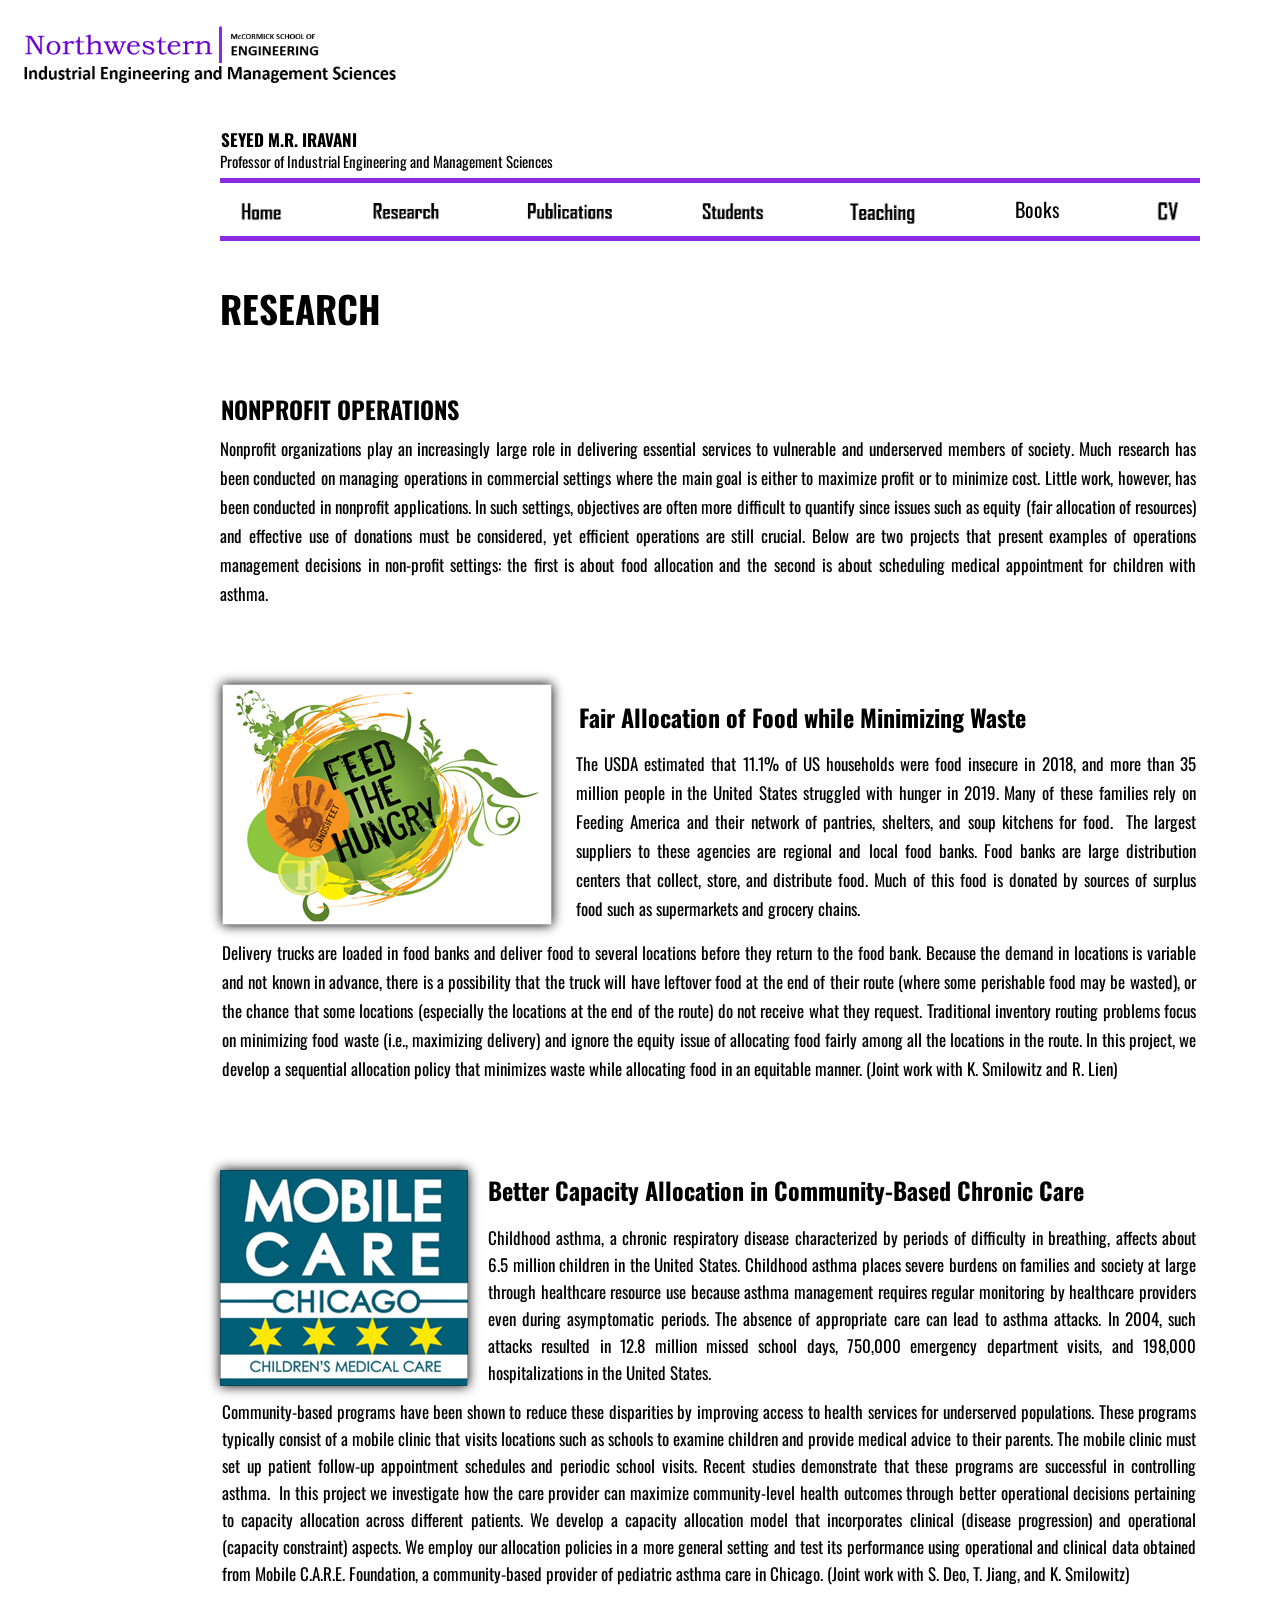
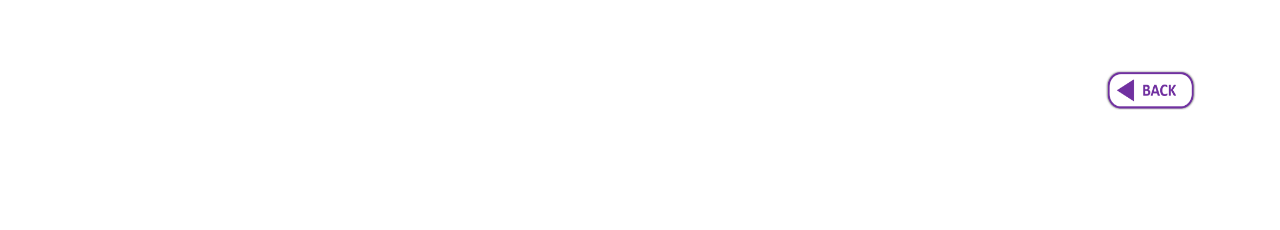
<file: Research-nonprof.html>
<!doctype html>
<html>
<head>
<meta charset="utf-8">
<title>Seyed Iravani--Research</title>
<meta name="generator" content="WYSIWYG Web Builder 16 - http://www.wysiwygwebbuilder.com">
<link href="https://fonts.googleapis.com/css?family=Oswald" rel="stylesheet">
<link href="My_Site.css" rel="stylesheet">
<link href="Research-nonprof.css" rel="stylesheet">
</head>
<body>
<div id="PageHeader1" style="position:fixed;text-align:left;left:0;top:0;right:0;height:262px;z-index:28;">
<hr id="Line1" style="position:absolute;left:220px;top:178px;width:980px;z-index:0;">
<hr id="Line2" style="position:absolute;left:220px;top:236px;width:980px;z-index:1;">
<div id="wb_Line3" style="position:absolute;left:216px;top:23px;width:3px;height:36px;z-index:2;">
<img src="images/img0010.png" id="Line3" alt=""></div>
<div id="wb_Text7" style="position:absolute;left:220px;top:153px;width:420px;height:45px;z-index:3;">
<span style="color:#000000;font-family:Oswald;font-size:15px;">Professor of Industrial Engineering and Management Sciences</span></div>
<div id="wb_Text6" style="position:absolute;left:221px;top:130px;width:418px;height:53px;z-index:4;">
<span style="color:#000000;font-family:Oswald;font-size:17px;"><strong>SEYED M.R. IRAVANI</strong></span></div>
<div id="RollOver2" style="position:absolute;left:519px;top:190px;width:101px;height:38px;overflow:hidden;z-index:5">
<a href="Publications.html">
<img class="hover" alt="" src="images/Publications-over.png">
<span><img alt="" src="images/Publications.png"></span>
</a>
</div>
<div id="RollOver1" style="position:absolute;left:365px;top:190px;width:83px;height:38px;overflow:hidden;z-index:6">
<a href="Research-cloned.html">
<img class="hover" alt="" src="images/Research-over.png">
<span><img alt="" src="images/Research.png"></span>
</a>
</div>
<div id="RollOver3" style="position:absolute;left:239px;top:190px;width:46px;height:39px;overflow:hidden;z-index:7">
<a href="index.html">
<img class="hover" alt="" src="images/Home-over.png">
<span><img alt="" src="images/Home.png"></span>
</a>
</div>
<div id="RollOver4" style="position:absolute;left:701px;top:190px;width:66px;height:38px;overflow:hidden;z-index:8">
<a href="Students.html">
<img class="hover" alt="" src="images/Students-over.png">
<span><img alt="" src="images/Students.png"></span>
</a>
</div>
<div id="RollOver5" style="position:absolute;left:849px;top:190px;width:70px;height:39px;overflow:hidden;z-index:9">
<a href="Teaching.html">
<img class="hover" alt="" src="images/Teaching-over.png">
<span><img alt="" src="images/Teaching.png"></span>
</a>
</div>
<div id="RollOver6" style="position:absolute;left:1003px;top:190px;width:68px;height:38px;overflow:hidden;z-index:10"><a href="Book-cloned.html" aria-label="Books" style="font-family:Oswald,sans-serif;font-size:20px;line-height:38px;text-align:center;text-decoration:none;color:#000" onmouseover="this.style.color=\'#8A2BE2\'" onmouseout="this.style.color=\'#000\'">Books</a>
</div>
<div id="RollOver7" style="position:absolute;left:1153px;top:188px;width:30px;height:42px;overflow:hidden;z-index:11">
<a href="CV_Web.pdf">
<img class="hover" alt="" src="images/CV-over.png">
<span><img alt="" src="images/CV.png"></span>
</a>
</div>
<div id="wb_Image2" style="position:absolute;left:23px;top:32px;width:192px;height:26px;z-index:12;">
<a href="https://www.northwestern.edu/" title="Northwestern University"><img src="images/Northwestern.png" id="Image2" alt=""></a></div>
<div id="wb_Image3" style="position:absolute;left:229px;top:32px;width:92px;height:26px;z-index:13;">
<a href="https://www.mccormick.northwestern.edu/"><img src="images/McCormick.png" id="Image3" alt=""></a></div>
<div id="wb_Image4" style="position:absolute;left:21px;top:63px;width:378px;height:23px;z-index:14;">
<a href="https://www.mccormick.northwestern.edu/industrial/"><img src="images/IEMS.png" id="Image4" alt=""></a></div>
</div>
<div id="wb_Text2" style="position:absolute;left:220px;top:287px;width:250px;height:113px;z-index:16;">
<span style="color:#000000;font-family:Oswald;font-size:37px;"><strong>RESEARCH</strong></span></div>
<div id="wb_Text3" style="position:absolute;left:576px;top:749px;width:620px;height:176px;text-align:justify;z-index:17;">
<span style="color:#000000;font-family:Oswald;font-size:17px;line-height:29px;"> The USDA estimated that 11.1% of US households were food insecure in 2018, and more than 35 million people in the United States struggled with hunger in 2019. Many of these families rely on Feeding America and their network of pantries, shelters, and soup kitchens for food.&nbsp; The largest suppliers to these agencies are regional and local food banks. Food banks are large distribution centers that collect, store, and distribute food. Much of this food is donated by sources of surplus food such as supermarkets and grocery chains.</span></div>
<div id="wb_Text5" style="position:absolute;left:222px;top:938px;width:974px;height:176px;text-align:justify;z-index:18;">
<span style="color:#000000;font-family:Oswald;font-size:17px;line-height:29px;">Delivery trucks are loaded in food banks and deliver food to several locations before they return to the food bank. Because the demand in locations is variable and not known in advance, there is a possibility that the truck will have leftover food at the end of their route (where some perishable food may be wasted), or the chance that some locations (especially the locations at the end of the route) do not receive what they request. Traditional inventory routing problems focus on minimizing food waste (i.e., maximizing delivery) and ignore the equity issue of allocating food fairly among all the locations in the route. In this project, we develop a sequential allocation policy that minimizes waste while allocating food in an equitable manner. (Joint work with K. Smilowitz and R. Lien)</span></div>
<div id="wb_Text16" style="position:absolute;left:579px;top:697px;width:617px;height:34px;text-align:justify;z-index:19;">
<span style="color:#000000;font-family:Oswald;font-size:24px;line-height:41px;"><strong>Fair Allocation of Food while Minimizing Waste </strong></span></div>
<div id="wb_Text1" style="position:absolute;left:220px;top:434px;width:976px;height:176px;text-align:justify;z-index:20;">
<span style="color:#000000;font-family:Oswald;font-size:17px;line-height:29px;">Nonprofit organizations play an increasingly large role in delivering essential services to vulnerable and underserved members of society. Much research has been conducted on managing operations in commercial settings where the main goal is either to maximize profit or to minimize cost. Little work, however, has been conducted in nonprofit applications. In such settings, objectives are often more difficult to quantify since issues such as equity (fair allocation of resources) and effective use of donations must be considered, yet efficient operations are still crucial. Below are two projects that present examples of operations management decisions in non-profit settings: the first is about food allocation and the second is about scheduling medical appointment for children with asthma. </span></div>
<div id="wb_Text21" style="position:absolute;left:221px;top:389px;width:277px;height:34px;text-align:justify;z-index:21;">
<span style="color:#000000;font-family:Oswald;font-size:24px;line-height:41px;"><strong>NONPROFIT OPERATIONS</strong></span></div>
<div id="wb_Text4" style="position:absolute;left:488px;top:1224px;width:708px;height:162px;text-align:justify;z-index:22;">
<span style="color:#000000;font-family:Oswald;font-size:17px;line-height:27px;">Childhood asthma, a chronic respiratory disease characterized by periods of difficulty in breathing, affects about 6.5 million children in the United States. Childhood asthma places severe burdens on families and society at large through healthcare resource use because asthma management requires regular monitoring by healthcare providers even during asymptomatic periods. The absence of appropriate care can lead to asthma attacks. In 2004, such attacks resulted in 12.8 million missed school days, 750,000 emergency department visits, and 198,000 hospitalizations in the United States.</span></div>
<div id="wb_Text8" style="position:absolute;left:222px;top:1398px;width:974px;height:432px;text-align:justify;z-index:23;">
<span style="color:#000000;font-family:Oswald;font-size:17px;line-height:27px;">Community-based programs have been shown to reduce these disparities by improving access to health services for underserved populations. These programs typically consist of a mobile clinic that visits locations such as schools to examine children and provide medical advice to their parents. The mobile clinic must set up patient follow-up appointment schedules and periodic school visits. Recent studies demonstrate that these programs are successful in controlling asthma.&nbsp; In this project we investigate how the care provider can maximize community-level health outcomes through better operational decisions pertaining to capacity allocation across different patients. We develop a capacity allocation model that incorporates clinical (disease progression) and operational (capacity constraint) aspects. We employ our allocation policies in a more general setting and test its performance using operational and clinical data obtained from Mobile C.A.R.E. Foundation, a community-based provider of pediatric asthma care in Chicago. (Joint work with S. Deo, T. Jiang, and K. Smilowitz)<br><br><br><br><br><br><br><br></span></div>
<div id="wb_Image1" style="position:absolute;left:207px;top:669px;width:360px;height:271px;z-index:24;">
<img src="images/Feeding-Hungry.png" id="Image1" alt=""></div>
<div id="wb_Image5" style="position:absolute;left:205px;top:1155px;width:278px;height:246px;z-index:25;">
<img src="images/Mobile-Care.png" id="Image5" alt=""></div>
<div id="wb_Text9" style="position:absolute;left:488px;top:1170px;width:723px;height:34px;text-align:justify;z-index:26;">
<span style="color:#000000;font-family:Oswald;font-size:24px;line-height:41px;"><strong>Better Capacity Allocation in Community-Based Chronic Care</strong></span></div>
<div id="RollOver8" style="position:absolute;left:1105px;top:1670px;width:91px;height:40px;overflow:hidden;z-index:27">
<a href="Research-cloned.html">
<img class="hover" alt="" src="images/Back-2.png">
<span><img alt="" src="images/Back-1.png"></span>
</a>
</div>
</body>
</html>
</file>
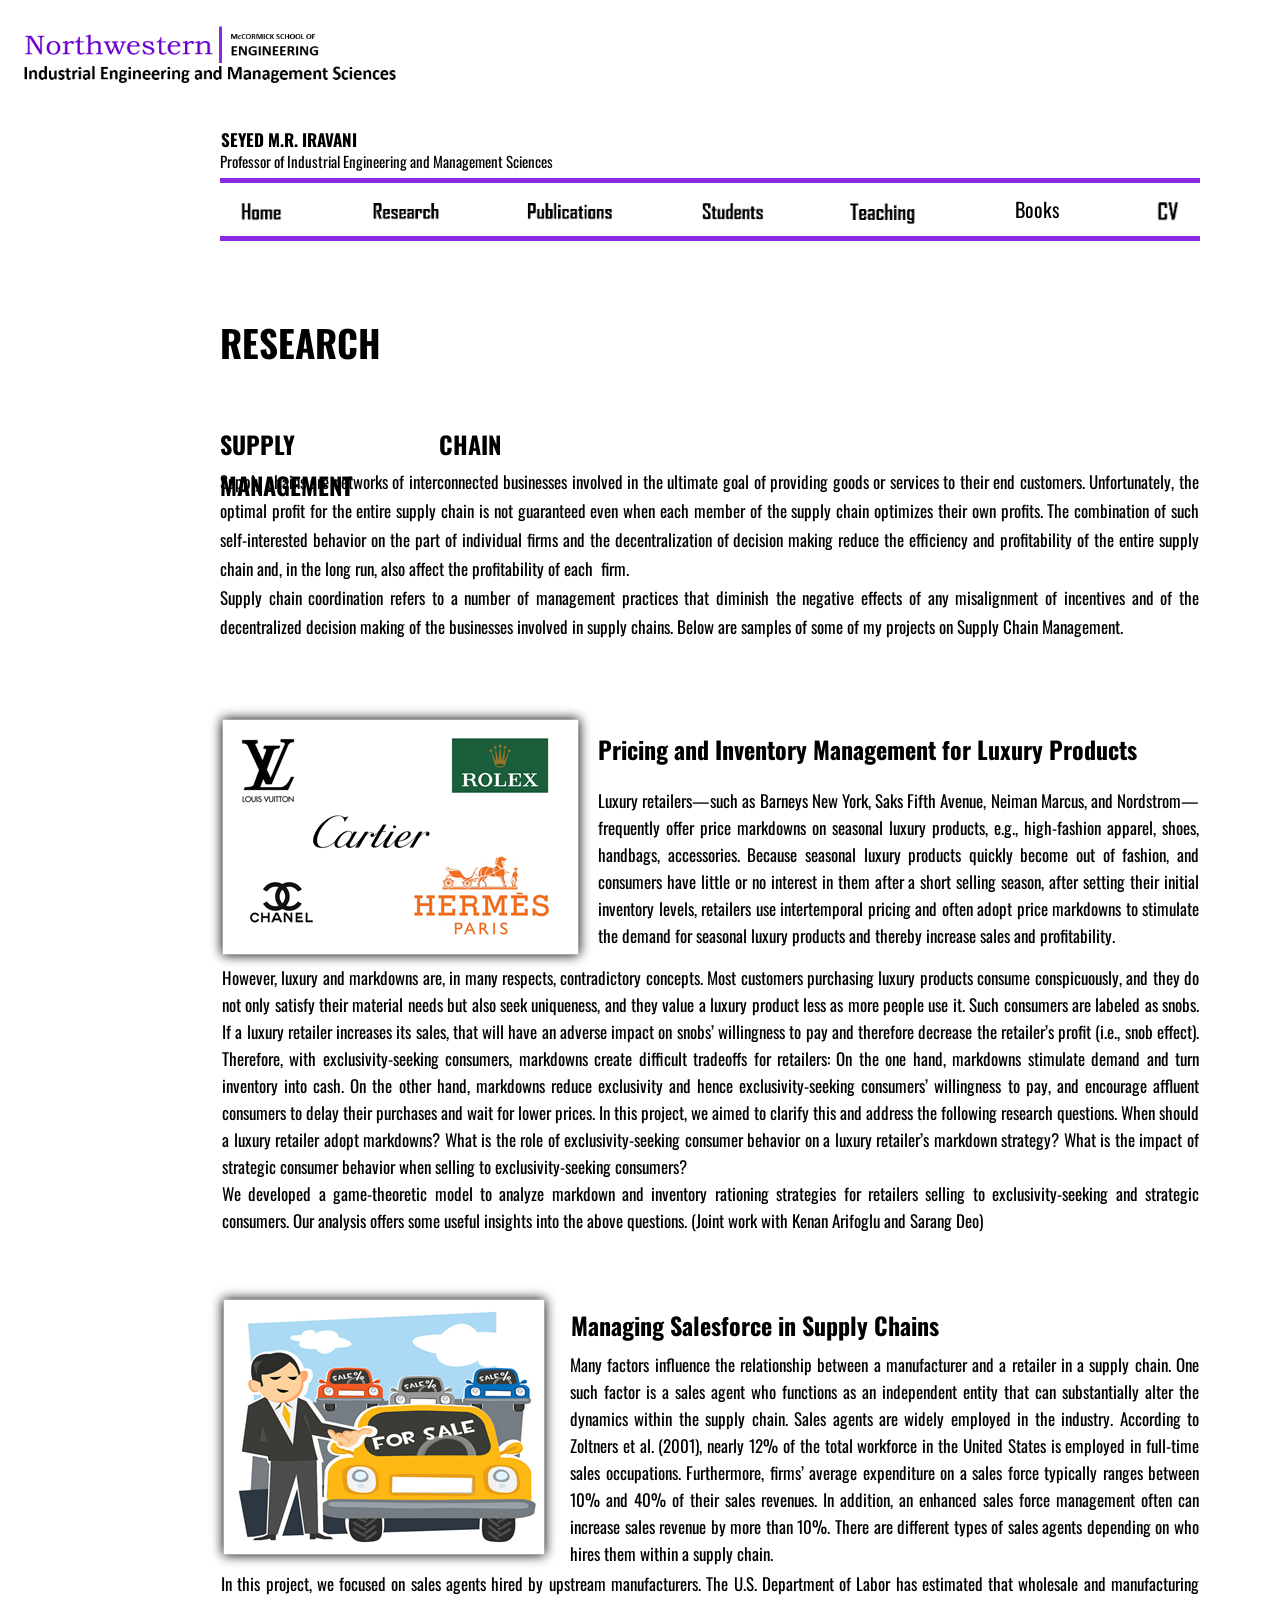
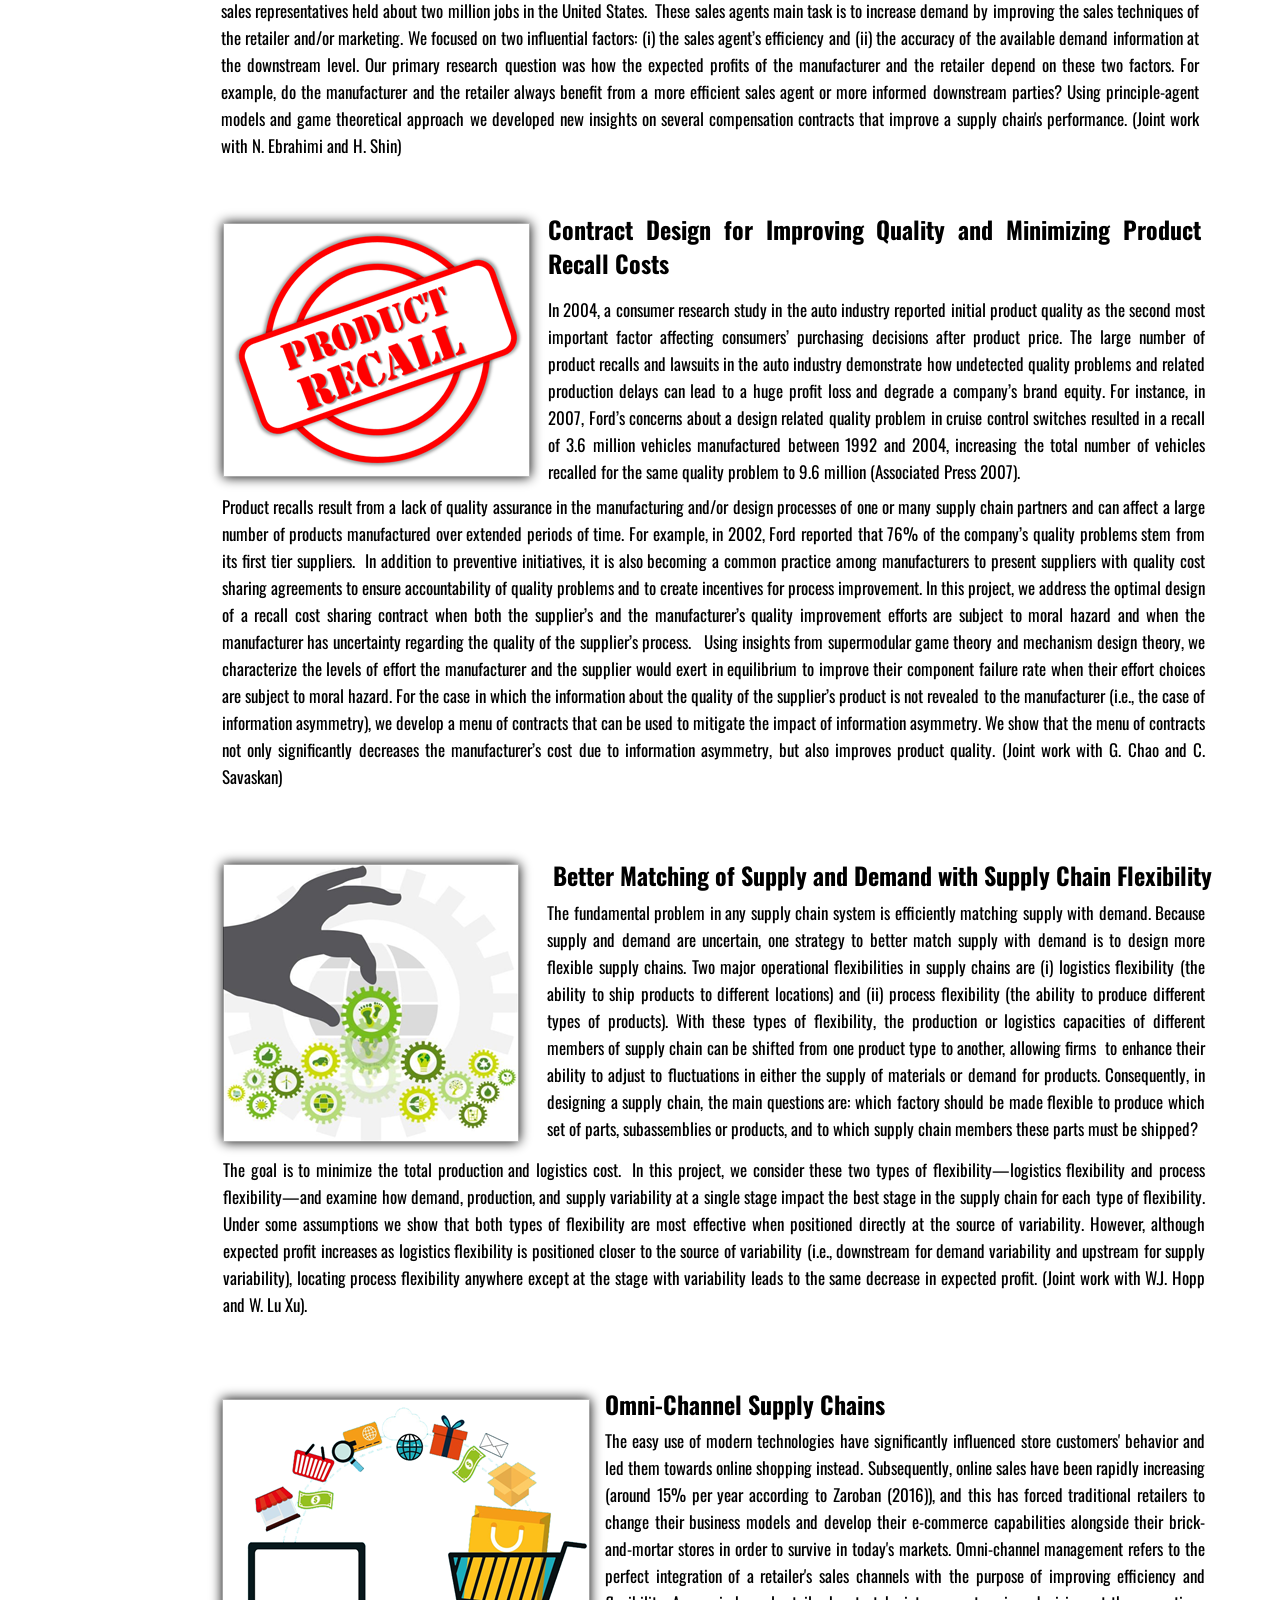
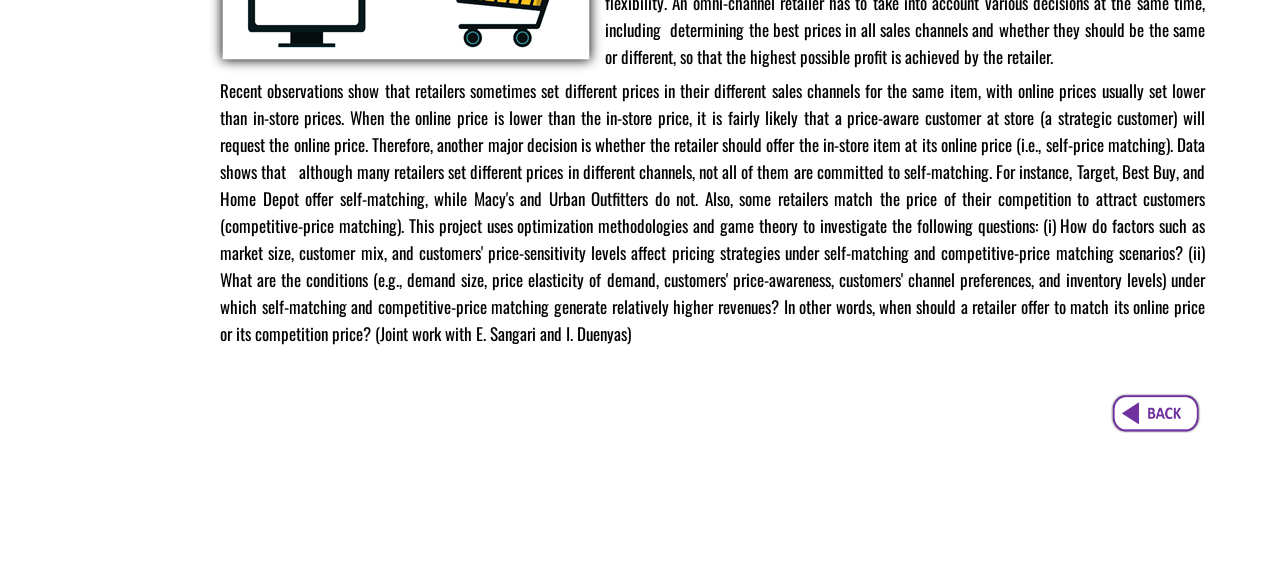
<file: Research-Supply.html>
<!doctype html>
<html>
<head>
<meta charset="utf-8">
<title>Seyed Iravani--Research</title>
<meta name="generator" content="WYSIWYG Web Builder 16 - http://www.wysiwygwebbuilder.com">
<link href="https://fonts.googleapis.com/css?family=Oswald" rel="stylesheet">
<link href="My_Site.css" rel="stylesheet">
<link href="Research-Supply.css" rel="stylesheet">
</head>
<body>
<div id="PageHeader1" style="position:fixed;text-align:left;left:0;top:0;right:0;height:262px;z-index:40;">
<hr id="Line1" style="position:absolute;left:220px;top:178px;width:980px;z-index:0;">
<hr id="Line2" style="position:absolute;left:220px;top:236px;width:980px;z-index:1;">
<div id="wb_Line3" style="position:absolute;left:216px;top:23px;width:3px;height:36px;z-index:2;">
<img src="images/img0011.png" id="Line3" alt=""></div>
<div id="wb_Text7" style="position:absolute;left:220px;top:153px;width:420px;height:45px;z-index:3;">
<span style="color:#000000;font-family:Oswald;font-size:15px;">Professor of Industrial Engineering and Management Sciences</span></div>
<div id="wb_Text6" style="position:absolute;left:221px;top:130px;width:418px;height:53px;z-index:4;">
<span style="color:#000000;font-family:Oswald;font-size:17px;"><strong>SEYED M.R. IRAVANI</strong></span></div>
<div id="RollOver2" style="position:absolute;left:519px;top:190px;width:101px;height:38px;overflow:hidden;z-index:5">
<a href="Publications.html">
<img class="hover" alt="" src="images/Publications-over.png">
<span><img alt="" src="images/Publications.png"></span>
</a>
</div>
<div id="RollOver1" style="position:absolute;left:365px;top:190px;width:83px;height:38px;overflow:hidden;z-index:6">
<a href="Research-cloned.html">
<img class="hover" alt="" src="images/Research-over.png">
<span><img alt="" src="images/Research.png"></span>
</a>
</div>
<div id="RollOver3" style="position:absolute;left:239px;top:190px;width:46px;height:39px;overflow:hidden;z-index:7">
<a href="index.html">
<img class="hover" alt="" src="images/Home-over.png">
<span><img alt="" src="images/Home.png"></span>
</a>
</div>
<div id="RollOver4" style="position:absolute;left:701px;top:190px;width:66px;height:38px;overflow:hidden;z-index:8">
<a href="Students.html">
<img class="hover" alt="" src="images/Students-over.png">
<span><img alt="" src="images/Students.png"></span>
</a>
</div>
<div id="RollOver5" style="position:absolute;left:849px;top:190px;width:70px;height:39px;overflow:hidden;z-index:9">
<a href="Teaching.html">
<img class="hover" alt="" src="images/Teaching-over.png">
<span><img alt="" src="images/Teaching.png"></span>
</a>
</div>
<div id="RollOver6" style="position:absolute;left:1003px;top:190px;width:68px;height:38px;overflow:hidden;z-index:10"><a href="Book-cloned.html" aria-label="Books" style="font-family:Oswald,sans-serif;font-size:20px;line-height:38px;text-align:center;text-decoration:none;color:#000" onmouseover="this.style.color=\'#8A2BE2\'" onmouseout="this.style.color=\'#000\'">Books</a>
</div>
<div id="RollOver7" style="position:absolute;left:1153px;top:188px;width:30px;height:42px;overflow:hidden;z-index:11">
<a href="CV_Web.pdf">
<img class="hover" alt="" src="images/CV-over.png">
<span><img alt="" src="images/CV.png"></span>
</a>
</div>
<div id="wb_Image2" style="position:absolute;left:23px;top:32px;width:192px;height:26px;z-index:12;">
<a href="https://www.northwestern.edu/" title="Northwestern University"><img src="images/Northwestern.png" id="Image2" alt=""></a></div>
<div id="wb_Image3" style="position:absolute;left:229px;top:32px;width:92px;height:26px;z-index:13;">
<a href="https://www.mccormick.northwestern.edu/"><img src="images/McCormick.png" id="Image3" alt=""></a></div>
<div id="wb_Image4" style="position:absolute;left:21px;top:63px;width:378px;height:23px;z-index:14;">
<a href="https://www.mccormick.northwestern.edu/industrial/"><img src="images/IEMS.png" id="Image4" alt=""></a></div>
</div>
<div id="wb_Text2" style="position:absolute;left:220px;top:321px;width:254px;height:113px;z-index:16;">
<span style="color:#000000;font-family:Oswald;font-size:37px;"><strong>RESEARCH</strong></span></div>
<div id="wb_Text3" style="position:absolute;left:220px;top:467px;width:979px;height:176px;text-align:justify;z-index:17;">
<span style="color:#000000;font-family:Oswald;font-size:17px;line-height:29px;">Supply chains are networks of interconnected businesses involved in the ultimate goal of providing goods or services to their end customers. Unfortunately, the optimal profit for the entire supply chain is not guaranteed even when each member of the supply chain optimizes their own profits. The combination of such self-interested behavior on the part of individual firms and the decentralization of decision making reduce the efficiency and profitability of the entire supply chain and, in the long run, also affect the profitability of each&nbsp; firm.<br>Supply chain coordination refers to a number of management practices that diminish the negative effects of any misalignment of incentives and of the decentralized decision making of the businesses involved in supply chains. Below are samples of some of my projects on Supply Chain Management.</span></div>
<div id="wb_Text5" style="position:absolute;left:598px;top:787px;width:601px;height:189px;text-align:justify;z-index:18;">
<span style="color:#000000;font-family:Oswald;font-size:17px;line-height:27px;">Luxury retailers—such as Barneys New York, Saks Fifth Avenue, Neiman Marcus, and Nordstrom—frequently offer price markdowns on seasonal luxury products, e.g., high-fashion apparel, shoes, handbags, accessories. Because seasonal luxury products quickly become out of fashion, and consumers have little or no interest in them after a short selling season, after setting their initial inventory levels, retailers use intertemporal pricing and often adopt price markdowns to stimulate the demand for seasonal luxury products and thereby increase sales and profitability.&nbsp; </span></div>
<div id="wb_Text16" style="position:absolute;left:598px;top:729px;width:620px;height:34px;text-align:justify;z-index:19;">
<span style="color:#000000;font-family:Oswald;font-size:24px;line-height:41px;"><strong>Pricing and Inventory Management for Luxury Products</strong></span></div>
<div id="wb_Text1" style="position:absolute;left:220px;top:424px;width:281px;height:34px;text-align:justify;z-index:20;">
<span style="color:#000000;font-family:Oswald;font-size:24px;line-height:41px;"><strong>SUPPLY CHAIN MANAGEMENT</strong></span></div>
<div id="wb_Image1" style="position:absolute;left:207px;top:704px;width:387px;height:266px;z-index:21;">
<img src="images/Luxury.png" id="Image1" alt=""></div>
<div id="wb_Text8" style="position:absolute;left:222px;top:964px;width:977px;height:270px;text-align:justify;z-index:22;">
<span style="color:#000000;font-family:Oswald;font-size:17px;line-height:27px;">However, luxury and markdowns are, in many respects, contradictory concepts. Most customers purchasing luxury products consume conspicuously, and they do not only satisfy their material needs but also seek uniqueness, and they value a luxury product less as more people use it. Such consumers are labeled as snobs. If a luxury retailer increases its sales, that will have an adverse impact on snobs’ willingness to pay and therefore decrease the retailer’s profit (i.e., snob effect). Therefore, with exclusivity-seeking consumers, markdowns create difficult tradeoffs for retailers: On the one hand, markdowns stimulate demand and turn inventory into cash. On the other hand, markdowns reduce exclusivity and hence exclusivity-seeking consumers’ willingness to pay, and encourage affluent consumers to delay their purchases and wait for lower prices. In this project, we aimed to clarify this and address the following research questions. When should a luxury retailer adopt markdowns? What is the role of exclusivity-seeking consumer behavior on a luxury retailer’s markdown strategy? What is the impact of strategic consumer behavior when selling to exclusivity-seeking consumers?<br>We developed a game-theoretic model to analyze markdown and inventory rationing strategies for retailers selling to exclusivity-seeking and strategic consumers. Our analysis offers some useful insights into the above questions. (Joint work with Kenan Arifoglu and Sarang Deo)</span></div>
<div id="wb_Text9" style="position:absolute;left:570px;top:1351px;width:629px;height:216px;text-align:justify;z-index:23;">
<span style="color:#000000;font-family:Oswald;font-size:17px;line-height:27px;">Many factors influence the relationship between a manufacturer and a retailer in a supply chain. One such factor is a sales agent who functions as an independent entity that can substantially alter the dynamics within the supply chain. Sales agents are widely employed in the industry. According to Zoltners et al. (2001), nearly 12% of the total workforce in the United States is employed in full-time sales occupations. Furthermore, firms’ average expenditure on a sales force typically ranges between 10% and 40% of their sales revenues. In addition, an enhanced sales force management often can increase sales revenue by more than 10%. There are different types of sales agents depending on who hires them within a supply chain. </span></div>
<div id="wb_Image5" style="position:absolute;left:208px;top:1284px;width:352px;height:286px;z-index:24;">
<img src="images/Sales-person.png" id="Image5" alt=""></div>
<div id="wb_Text10" style="position:absolute;left:221px;top:1570px;width:978px;height:216px;text-align:justify;z-index:25;">
<span style="color:#000000;font-family:Oswald;font-size:17px;line-height:27px;">In this project, we focused on sales agents hired by upstream manufacturers. The U.S. Department of Labor has estimated that wholesale and manufacturing sales representatives held about two million jobs in the United States.&nbsp; These sales agents main task is to increase demand by improving the sales techniques of the retailer and/or marketing. We focused on two influential factors: (i) the sales agent’s efficiency and (ii) the accuracy of the available demand information at the downstream level. Our primary research question was how the expected profits of the manufacturer and the retailer depend on these two factors. For example, do the manufacturer and the retailer always benefit from a more efficient sales agent or more informed downstream parties? Using principle-agent models and game theoretical approach we developed new insights on several compensation contracts that improve a supply chain's performance. (Joint work with N. Ebrahimi and H. Shin)<br></span></div>
<div id="wb_Text11" style="position:absolute;left:571px;top:1305px;width:620px;height:34px;text-align:justify;z-index:26;">
<span style="color:#000000;font-family:Oswald;font-size:24px;line-height:41px;"><strong>Managing Salesforce in Supply Chains </strong></span></div>
<div id="wb_Text12" style="position:absolute;left:222px;top:2093px;width:983px;height:297px;text-align:justify;z-index:27;">
<span style="color:#000000;font-family:Oswald;font-size:17px;line-height:27px;"> Product recalls result from a lack of quality assurance in the manufacturing and/or design processes of one or many supply chain partners and can affect a large number of products manufactured over extended periods of time. For example, in 2002, Ford reported that 76% of the company’s quality problems stem from its first tier suppliers.&nbsp; In addition to preventive initiatives, it is also becoming a common practice among manufacturers to present suppliers with quality cost sharing agreements to ensure accountability of quality problems and to create incentives for process improvement. In this project, we address the optimal design of a recall cost sharing contract when both the supplier’s and the manufacturer’s quality improvement efforts are subject to moral hazard and when the manufacturer has uncertainty regarding the quality of the supplier’s process.&nbsp;&nbsp; Using insights from supermodular game theory and mechanism design theory, we characterize the levels of effort the manufacturer and the supplier would exert in equilibrium to improve their component failure rate when their effort choices are subject to moral hazard. For the case in which the information about the quality of the supplier’s product is not revealed to the manufacturer (i.e., the case of information asymmetry), we develop a menu of contracts that can be used to mitigate the impact of information asymmetry. We show that the menu of contracts not only significantly decreases the manufacturer’s cost due to information asymmetry, but also improves product quality. (Joint work with G. Chao and C. Savaskan)</span></div>
<div id="wb_Image6" style="position:absolute;left:208px;top:1808px;width:337px;height:284px;z-index:28;">
<img src="images/Prod-Recall.png" id="Image6" alt=""></div>
<div id="wb_Image7" style="position:absolute;left:207px;top:2984px;width:398px;height:291px;z-index:29;">
<img src="images/Omni-clipart-3.png" id="Image7" alt=""></div>
<div id="wb_Image8" style="position:absolute;left:208px;top:2449px;width:326px;height:308px;z-index:30;">
<img src="images/Flexible.png" id="Image8" alt=""></div>
<div id="wb_Text13" style="position:absolute;left:548px;top:1896px;width:657px;height:189px;text-align:justify;z-index:31;">
<span style="color:#000000;font-family:Oswald;font-size:17px;line-height:27px;"> In 2004, a consumer research study in the auto industry reported initial product quality as the second most important factor affecting consumers’ purchasing decisions after product price. The large number of product recalls and lawsuits in the auto industry demonstrate how undetected quality problems and related production delays can lead to a huge profit loss and degrade a company’s brand equity. For instance, in 2007, Ford’s concerns about a design related quality problem in cruise control switches resulted in a recall of 3.6 million vehicles manufactured between 1992 and 2004, increasing the total number of vehicles recalled for the same quality problem to 9.6 million (Associated Press 2007).&nbsp;&nbsp; </span></div>
<div id="wb_Text14" style="position:absolute;left:547px;top:2499px;width:658px;height:270px;text-align:justify;z-index:32;">
<span style="color:#000000;font-family:Oswald;font-size:17px;line-height:27px;">The fundamental problem in any supply chain system is efficiently matching supply with demand. Because supply and demand are uncertain, one strategy to better match supply with demand is to design more flexible supply chains. Two major operational flexibilities in supply chains are (i) logistics flexibility (the ability to ship products to different locations) and (ii) process flexibility (the ability to produce different types of products). With these types of flexibility, the production or logistics capacities of different members of supply chain can be shifted from one product type to another, allowing firms&nbsp; to enhance their ability to adjust to fluctuations in either the supply of materials or demand for products. Consequently, in designing a supply chain, the main questions are: which factory should be made flexible to produce which set of parts, subassemblies or products, and to which supply chain members these parts must be shipped?</span></div>
<div id="wb_Text15" style="position:absolute;left:223px;top:2756px;width:982px;height:162px;text-align:justify;z-index:33;">
<span style="color:#000000;font-family:Oswald;font-size:17px;line-height:27px;">The goal is to minimize the total production and logistics cost.&nbsp; In this project, we consider these two types of flexibility—logistics flexibility and process flexibility—and examine how demand, production, and supply variability at a single stage impact the best stage in the supply chain for each type of flexibility. Under some assumptions we show that both types of flexibility are most effective when positioned directly at the source of variability. However, although expected profit increases as logistics flexibility is positioned closer to the source of variability (i.e., downstream for demand variability and upstream for supply variability), locating process flexibility anywhere except at the stage with variability leads to the same decrease in expected profit. (Joint work with W.J. Hopp and W. Lu Xu). </span></div>
<div id="wb_Text17" style="position:absolute;left:605px;top:3027px;width:600px;height:270px;text-align:justify;z-index:34;">
<span style="color:#000000;font-family:Oswald;font-size:17px;line-height:27px;">The easy use of modern technologies have significantly influenced store customers' behavior and led them towards online shopping instead. Subsequently, online sales have been rapidly increasing (around 15% per year according to Zaroban (2016)), and this has forced traditional retailers to change their business models and develop their e-commerce capabilities alongside their brick-and-mortar stores in order to survive in today's markets. Omni-channel management refers to the perfect integration of a retailer's sales channels with the purpose of improving efficiency and flexibility. An omni-channel retailer has to take into account various decisions at the same time, including&nbsp; determining the best prices in all sales channels and whether they should be the same or different, so that the highest possible profit is achieved by the retailer.&nbsp; </span></div>
<div id="wb_Text18" style="position:absolute;left:220px;top:3277px;width:985px;height:486px;text-align:justify;z-index:35;">
<span style="color:#000000;font-family:Oswald;font-size:17px;line-height:27px;">Recent observations show that retailers sometimes set different prices in their different sales channels for the same item, with online prices usually set lower than in-store prices. When the online price is lower than the in-store price, it is fairly likely that a price-aware customer at store (a strategic customer) will request the online price. Therefore, another major decision is whether the retailer should offer the in-store item at its online price (i.e., self-price matching). Data shows that&nbsp;&nbsp; although many retailers set different prices in different channels, not all of them are committed to self-matching. For instance, Target, Best Buy, and Home Depot offer self-matching, while Macy's and Urban Outfitters do not. Also, some retailers match the price of their competition to attract customers (competitive-price matching). This project uses optimization methodologies and game theory to investigate the following questions: (i) How do factors such as market size, customer mix, and customers' price-sensitivity levels affect pricing strategies under self-matching and competitive-price matching scenarios? (ii) What are the conditions (e.g., demand size, price elasticity of demand, customers' price-awareness, customers' channel preferences, and inventory levels) under which self-matching and competitive-price matching generate relatively higher revenues? In other words, when should a retailer offer to match its online price or its competition price? (Joint work with E. Sangari and I. Duenyas)<br><br><br><br><br><br><br><br></span></div>
<div id="wb_Text19" style="position:absolute;left:548px;top:1812px;width:653px;height:68px;text-align:justify;z-index:36;">
<span style="color:#000000;font-family:Oswald;font-size:24px;line-height:34px;"><strong>Contract Design for Improving Quality and Minimizing Product Recall Costs</strong></span></div>
<div id="wb_Text20" style="position:absolute;left:553px;top:2455px;width:662px;height:34px;text-align:justify;z-index:37;">
<span style="color:#000000;font-family:Oswald;font-size:24px;line-height:41px;"><strong>Better Matching of Supply and Demand with Supply Chain Flexibility</strong></span></div>
<div id="wb_Text4" style="position:absolute;left:605px;top:2984px;width:662px;height:34px;text-align:justify;z-index:38;">
<span style="color:#000000;font-family:Oswald;font-size:24px;line-height:41px;"><strong>Omni-Channel Supply Chains</strong></span></div>
<div id="RollOver8" style="position:absolute;left:1110px;top:3593px;width:91px;height:40px;overflow:hidden;z-index:39">
<a href="Research-cloned.html">
<img class="hover" alt="" src="images/Back-2.png">
<span><img alt="" src="images/Back-1.png"></span>
</a>
</div>
</body>
</html>
</file>
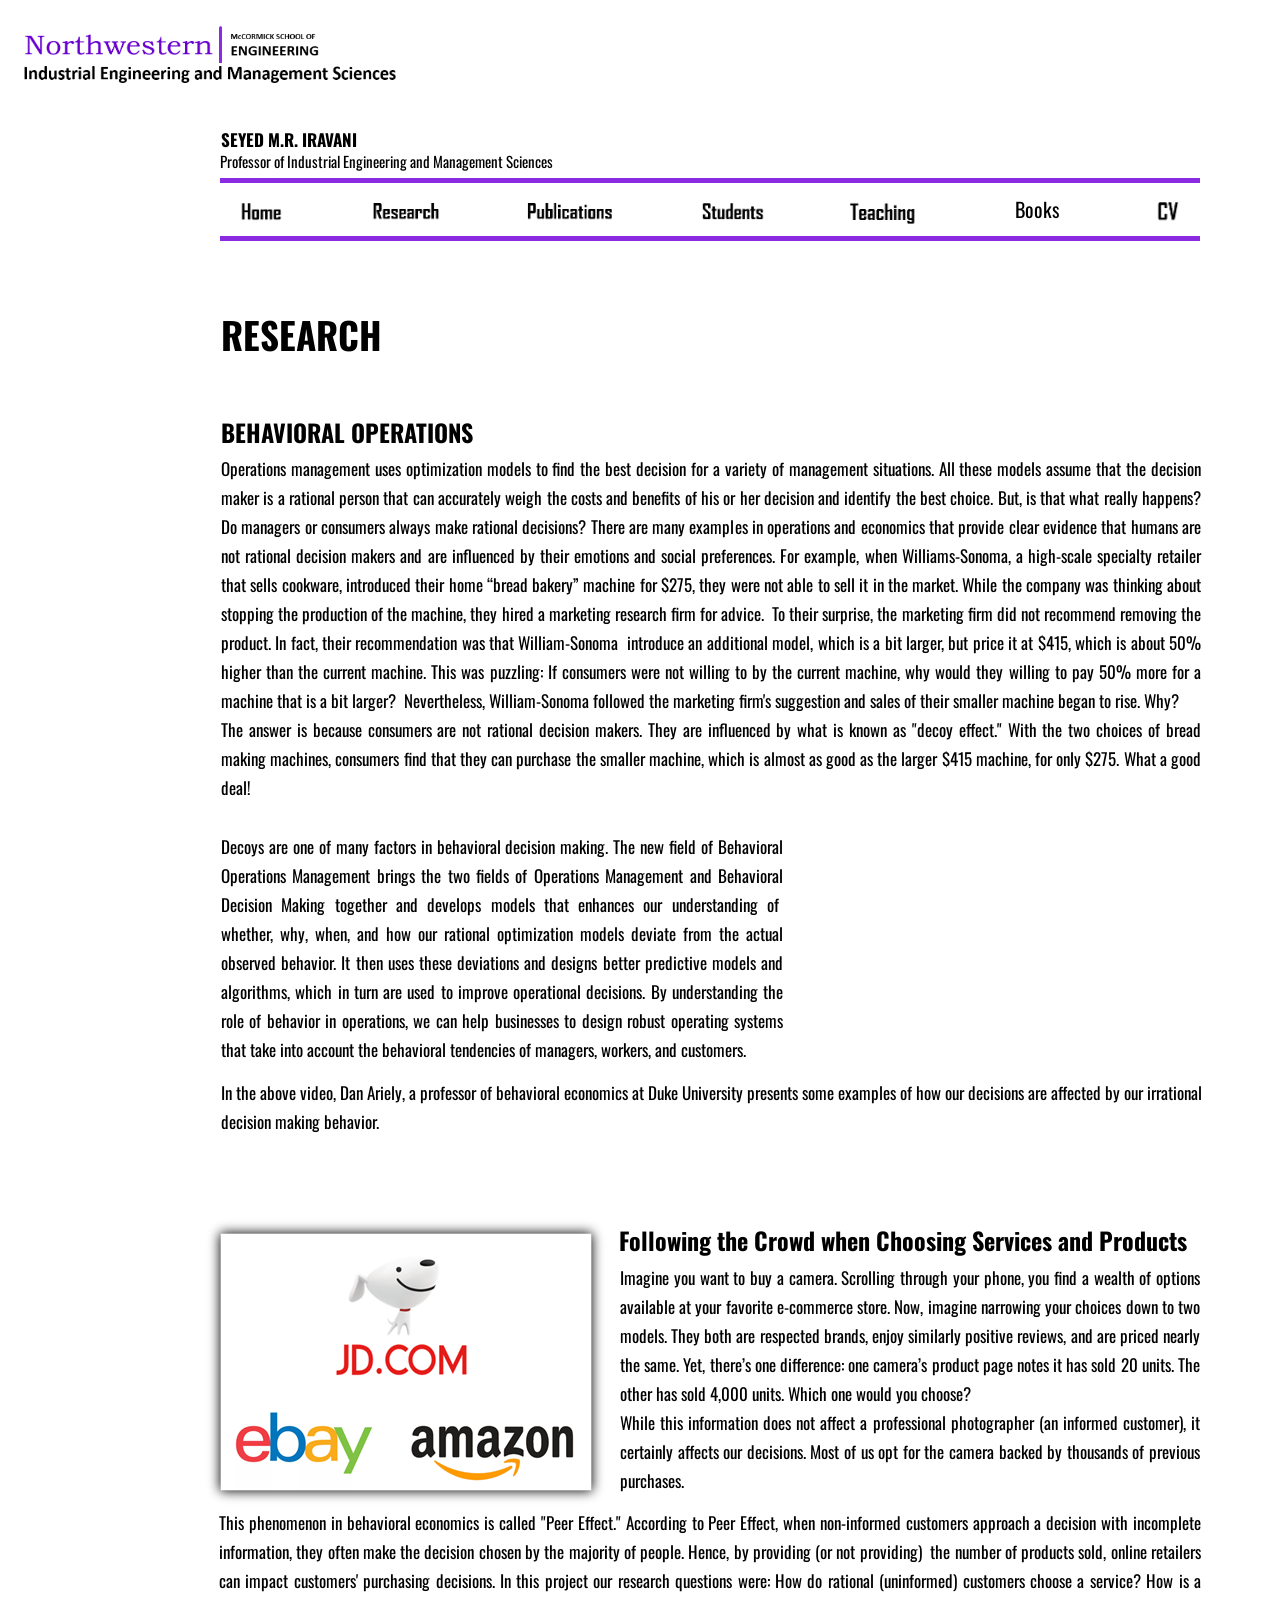
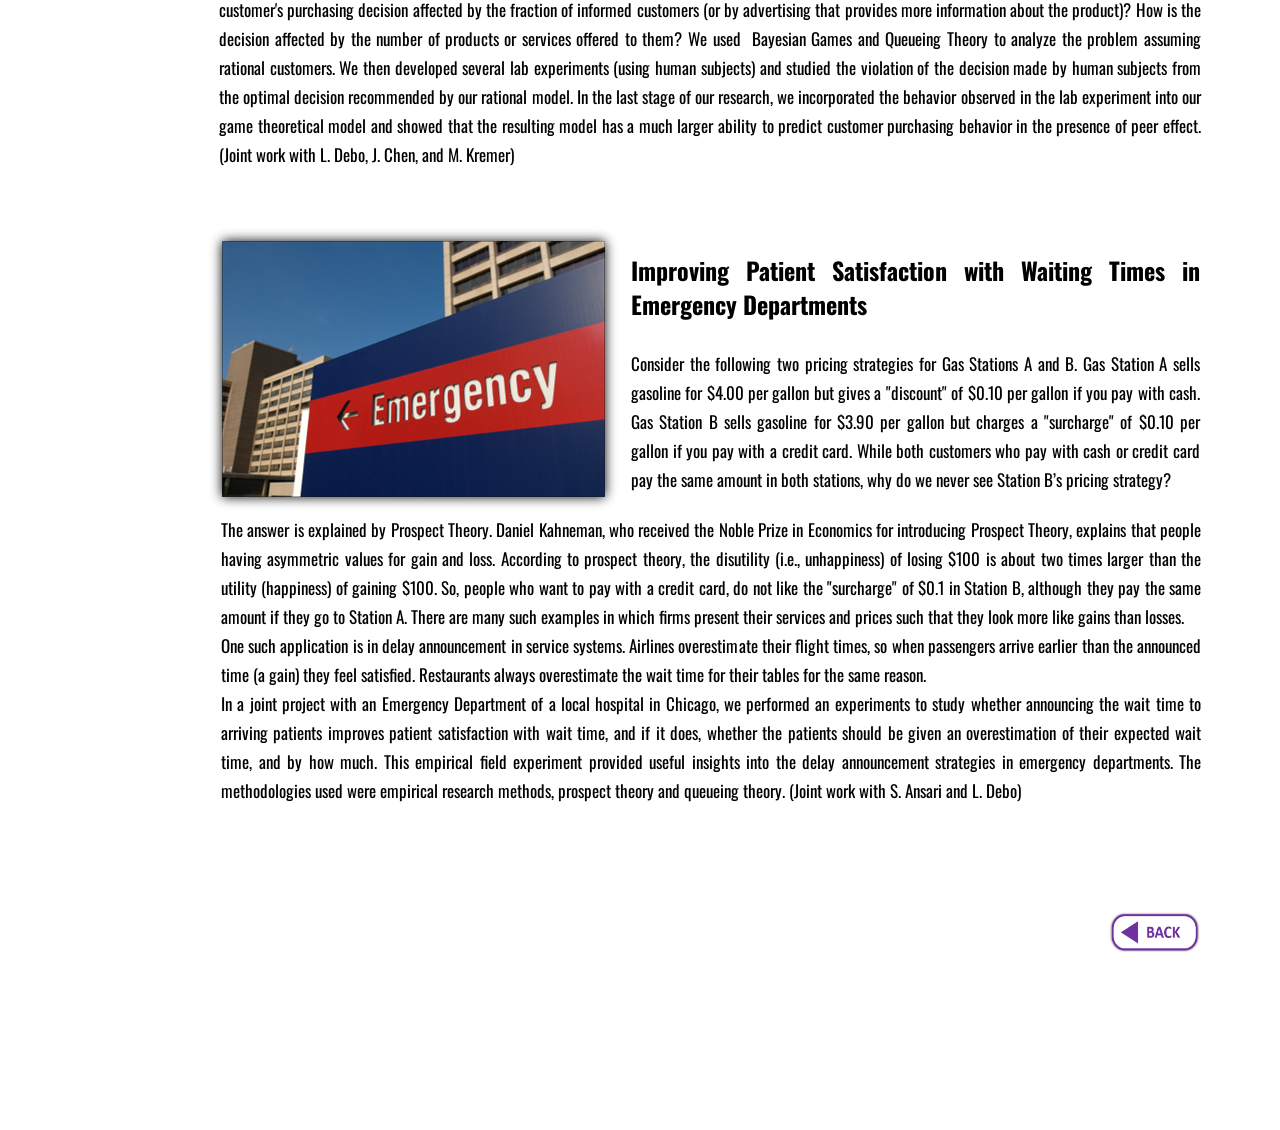
<file: Reserach-Behave.html>
<!doctype html>
<html>
<head>
<meta charset="utf-8">
<title>Seyed Iravani--Research</title>
<meta name="generator" content="WYSIWYG Web Builder 16 - http://www.wysiwygwebbuilder.com">
<link href="https://fonts.googleapis.com/css?family=Oswald" rel="stylesheet">
<link href="My_Site.css" rel="stylesheet">
<link href="Reserach-Behave.css" rel="stylesheet">
</head>
<body>
<div id="PageHeader1" style="position:fixed;text-align:left;left:0;top:0;right:0;height:262px;z-index:31;">
<hr id="Line1" style="position:absolute;left:220px;top:178px;width:980px;z-index:0;">
<hr id="Line2" style="position:absolute;left:220px;top:236px;width:980px;z-index:1;">
<div id="wb_Line3" style="position:absolute;left:216px;top:23px;width:3px;height:36px;z-index:2;">
<img src="images/img0009.png" id="Line3" alt=""></div>
<div id="wb_Text7" style="position:absolute;left:220px;top:153px;width:420px;height:45px;z-index:3;">
<span style="color:#000000;font-family:Oswald;font-size:15px;">Professor of Industrial Engineering and Management Sciences</span></div>
<div id="wb_Text6" style="position:absolute;left:221px;top:130px;width:418px;height:53px;z-index:4;">
<span style="color:#000000;font-family:Oswald;font-size:17px;"><strong>SEYED M.R. IRAVANI</strong></span></div>
<div id="RollOver2" style="position:absolute;left:519px;top:190px;width:101px;height:38px;overflow:hidden;z-index:5">
<a href="Publications.html">
<img class="hover" alt="" src="images/Publications-over.png">
<span><img alt="" src="images/Publications.png"></span>
</a>
</div>
<div id="RollOver1" style="position:absolute;left:365px;top:190px;width:83px;height:38px;overflow:hidden;z-index:6">
<a href="Research-cloned.html">
<img class="hover" alt="" src="images/Research-over.png">
<span><img alt="" src="images/Research.png"></span>
</a>
</div>
<div id="RollOver3" style="position:absolute;left:239px;top:190px;width:46px;height:39px;overflow:hidden;z-index:7">
<a href="index.html">
<img class="hover" alt="" src="images/Home-over.png">
<span><img alt="" src="images/Home.png"></span>
</a>
</div>
<div id="RollOver4" style="position:absolute;left:701px;top:190px;width:66px;height:38px;overflow:hidden;z-index:8">
<a href="Students.html">
<img class="hover" alt="" src="images/Students-over.png">
<span><img alt="" src="images/Students.png"></span>
</a>
</div>
<div id="RollOver5" style="position:absolute;left:849px;top:190px;width:70px;height:39px;overflow:hidden;z-index:9">
<a href="Teaching.html">
<img class="hover" alt="" src="images/Teaching-over.png">
<span><img alt="" src="images/Teaching.png"></span>
</a>
</div>
<div id="RollOver6" style="position:absolute;left:1003px;top:190px;width:68px;height:38px;overflow:hidden;z-index:10"><a href="Book-cloned.html" aria-label="Books" style="font-family:Oswald,sans-serif;font-size:20px;line-height:38px;text-align:center;text-decoration:none;color:#000" onmouseover="this.style.color=\'#8A2BE2\'" onmouseout="this.style.color=\'#000\'">Books</a>
</div>
<div id="RollOver7" style="position:absolute;left:1153px;top:188px;width:30px;height:42px;overflow:hidden;z-index:11">
<a href="CV_Web.pdf">
<img class="hover" alt="" src="images/CV-over.png">
<span><img alt="" src="images/CV.png"></span>
</a>
</div>
<div id="wb_Image2" style="position:absolute;left:23px;top:32px;width:192px;height:26px;z-index:12;">
<a href="https://www.northwestern.edu/" title="Northwestern University"><img src="images/Northwestern.png" id="Image2" alt=""></a></div>
<div id="wb_Image3" style="position:absolute;left:229px;top:32px;width:92px;height:26px;z-index:13;">
<a href="https://www.mccormick.northwestern.edu/"><img src="images/McCormick.png" id="Image3" alt=""></a></div>
<div id="wb_Image4" style="position:absolute;left:21px;top:63px;width:378px;height:23px;z-index:14;">
<a href="https://www.mccormick.northwestern.edu/industrial/"><img src="images/IEMS.png" id="Image4" alt=""></a></div>
</div>
<div id="wb_Text3" style="position:absolute;left:620px;top:1263px;width:580px;height:234px;text-align:justify;z-index:16;">
<span style="color:#000000;font-family:Oswald;font-size:17px;line-height:29px;">Imagine you want to buy a camera. Scrolling through your phone, you find a wealth of options available at your favorite e-commerce store. Now, imagine narrowing your choices down to two models. They both are respected brands, enjoy similarly positive reviews, and are priced nearly the same. Yet, there’s one difference: one camera’s product page notes it has sold 20 units. The other has sold 4,000 units. Which one would you choose?<br>While this information does not affect a professional photographer (an informed customer), it certainly affects our decisions. Most of us opt for the camera backed by thousands of previous purchases. </span></div>
<div id="wb_Text5" style="position:absolute;left:219px;top:1508px;width:982px;height:263px;text-align:justify;z-index:17;">
<span style="color:#000000;font-family:Oswald;font-size:17px;line-height:29px;">This phenomenon in behavioral economics is called &quot;Peer Effect.&quot; According to Peer Effect, when non-informed customers approach a decision with incomplete information, they often make the decision chosen by the majority of people. Hence, by providing (or not providing)&nbsp; the number of products sold, online retailers can impact customers' purchasing decisions. In this project our research questions were: How do rational (uninformed) customers choose a service? How is a customer's purchasing decision affected by the fraction of informed customers (or by advertising that provides more information about the product)? How is the decision affected by the number of products or services offered to them? We used&nbsp; Bayesian Games and Queueing Theory to analyze the problem assuming rational customers. We then developed several lab experiments (using human subjects) and studied the violation of the decision made by human subjects from the optimal decision recommended by our rational model. In the last stage of our research, we incorporated the behavior observed in the lab experiment into our game theoretical model and showed that the resulting model has a much larger ability to predict customer purchasing behavior in the presence of peer effect. (Joint work with L. Debo, J. Chen, and M. Kremer)</span></div>
<div id="wb_Text16" style="position:absolute;left:619px;top:1220px;width:570px;height:34px;text-align:justify;z-index:18;">
<span style="color:#000000;font-family:Oswald;font-size:24px;line-height:41px;"><strong>Following the Crowd when Choosing Services and Products</strong></span></div>
<div id="wb_Text1" style="position:absolute;left:221px;top:313px;width:979px;height:113px;z-index:19;">
<span style="color:#000000;font-family:Oswald;font-size:37px;"><strong>RESEARCH</strong></span></div>
<div id="wb_Text4" style="position:absolute;left:221px;top:454px;width:980px;height:380px;text-align:justify;z-index:20;">
<span style="color:#000000;font-family:Oswald;font-size:17px;line-height:29px;">Operations management uses optimization models to find the best decision for a variety of management situations. All these models assume that the decision maker is a rational person that can accurately weigh the costs and benefits of his or her decision and identify the best choice. But, is that what really happens? Do managers or consumers always make rational decisions? There are many examples in operations and economics that provide clear evidence that humans are not rational decision makers and are influenced by their emotions and social preferences. For example, when Williams-Sonoma, a high-scale specialty retailer that sells cookware, introduced their home “bread bakery” machine for $275, they were not able to sell it in the market. While the company was thinking about stopping the production of the machine, they hired a marketing research firm for advice.&nbsp; To their surprise, the marketing firm did not recommend removing the product. In fact, their recommendation was that William-Sonoma&nbsp; introduce an additional model, which is a bit larger, but price it at $415, which is about 50% higher than the current machine. This was puzzling: If consumers were not willing to by the current machine, why would they willing to pay 50% more for a machine that is a bit larger?&nbsp; Nevertheless, William-Sonoma followed the marketing firm's suggestion and sales of their smaller machine began to rise. Why?<br>The answer is because consumers are not rational decision makers. They are influenced by what is known as &quot;decoy effect.&quot; With the two choices of bread making machines, consumers find that they can purchase the smaller machine, which is almost as good as the larger $415 machine, for only $275. What a good deal!&nbsp;&nbsp;&nbsp;&nbsp; </span></div>
<div id="wb_Text8" style="position:absolute;left:221px;top:412px;width:277px;height:34px;text-align:justify;z-index:21;">
<span style="color:#000000;font-family:Oswald;font-size:24px;line-height:41px;"><strong>BEHAVIORAL OPERATIONS</strong></span></div>
<div id="wb_YouTube1" style="position:absolute;left:801px;top:845px;width:399px;height:224px;z-index:22;">
<iframe id="YouTube1" src="https://www.youtube.com/embed/9X68dm92HVI?rel=1&amp;autoplay=1&amp;autohide=0&amp;fs=1" allowfullscreen></iframe>
</div>
<div id="wb_Text2" style="position:absolute;left:221px;top:832px;width:562px;height:263px;text-align:justify;z-index:23;">
<span style="color:#000000;font-family:Oswald;font-size:17px;line-height:29px;">Decoys are one of many factors in behavioral decision making. The new field of Behavioral Operations Management brings the two fields of Operations Management and Behavioral Decision Making together and develops models that enhances our understanding of&nbsp; whether, why, when, and how our rational optimization models deviate from the actual observed behavior. It then uses these deviations and designs better predictive models and algorithms, which in turn are used to improve operational decisions. By understanding the role of behavior in operations, we can help businesses to design robust operating systems that take into account the behavioral tendencies of managers, workers, and customers.</span></div>
<div id="wb_Text9" style="position:absolute;left:221px;top:1078px;width:981px;height:59px;text-align:justify;z-index:24;">
<span style="color:#000000;font-family:Oswald;font-size:17px;line-height:29px;">In the above video, Dan Ariely, a professor of behavioral economics at Duke University presents some examples of how our decisions are affected by our irrational decision making behavior. </span></div>
<div id="wb_Text10" style="position:absolute;left:631px;top:1949px;width:569px;height:176px;text-align:justify;z-index:25;">
<span style="color:#000000;font-family:Oswald;font-size:17px;line-height:29px;">Consider the following two pricing strategies for Gas Stations A and B. Gas Station A sells gasoline for $4.00 per gallon but gives a &quot;discount&quot; of $0.10 per gallon if you pay with cash. Gas Station B sells gasoline for $3.90 per gallon but charges a &quot;surcharge&quot; of $0.10 per gallon if you pay with a credit card. While both customers who pay with cash or credit card pay the same amount in both stations, why do we never see Station B’s pricing strategy?&nbsp; </span></div>
<div id="wb_Text11" style="position:absolute;left:221px;top:2115px;width:980px;height:615px;text-align:justify;z-index:26;">
<span style="color:#000000;font-family:Oswald;font-size:17px;line-height:29px;">The answer is explained by Prospect Theory. Daniel Kahneman, who received the Noble Prize in Economics for introducing Prospect Theory, explains that people having asymmetric values for gain and loss. According to prospect theory, the disutility (i.e., unhappiness) of losing $100 is about two times larger than the utility (happiness) of gaining $100. So, people who want to pay with a credit card, do not like the &quot;surcharge&quot; of $0.1 in Station B, although they pay the same amount if they go to Station A. There are many such examples in which firms present their services and prices such that they look more like gains than losses.<br>One such application is in delay announcement in service systems. Airlines overestimate their flight times, so when passengers arrive earlier than the announced time (a gain) they feel satisfied. Restaurants always overestimate the wait time for their tables for the same reason.<br>In a joint project with an Emergency Department of a local hospital in Chicago, we performed an experiments to study whether announcing the wait time to arriving patients improves patient satisfaction with wait time, and if it does, whether the patients should be given an overestimation of their expected wait time, and by how much. This empirical field experiment provided useful insights into the delay announcement strategies in emergency departments. The methodologies used were empirical research methods, prospect theory and queueing theory. (Joint work with S. Ansari and L. Debo)<br><br><br></span><span style="color:#000000;font-family:Arial;font-size:19px;line-height:29px;"><br><br><br><br><br><br><br></span></div>
<div id="wb_Text12" style="position:absolute;left:631px;top:1853px;width:569px;height:68px;text-align:justify;z-index:27;">
<span style="color:#000000;font-family:Oswald;font-size:24px;line-height:34px;"><strong>Improving Patient Satisfaction with Waiting Times in Emergency Departments</strong></span></div>
<div id="wb_Image1" style="position:absolute;left:205px;top:1218px;width:402px;height:288px;z-index:28;">
<img src="images/online-ship.png" id="Image1" alt=""></div>
<div id="wb_Image5" style="position:absolute;left:207px;top:1826px;width:413px;height:286px;z-index:29;">
<img src="images/ED-NU.png" id="Image5" alt=""></div>
<div id="RollOver8" style="position:absolute;left:1109px;top:2512px;width:91px;height:40px;overflow:hidden;z-index:30">
<a href="Research-cloned.html">
<img class="hover" alt="" src="images/Back-2.png">
<span><img alt="" src="images/Back-1.png"></span>
</a>
</div>
</body>
</html>
</file>
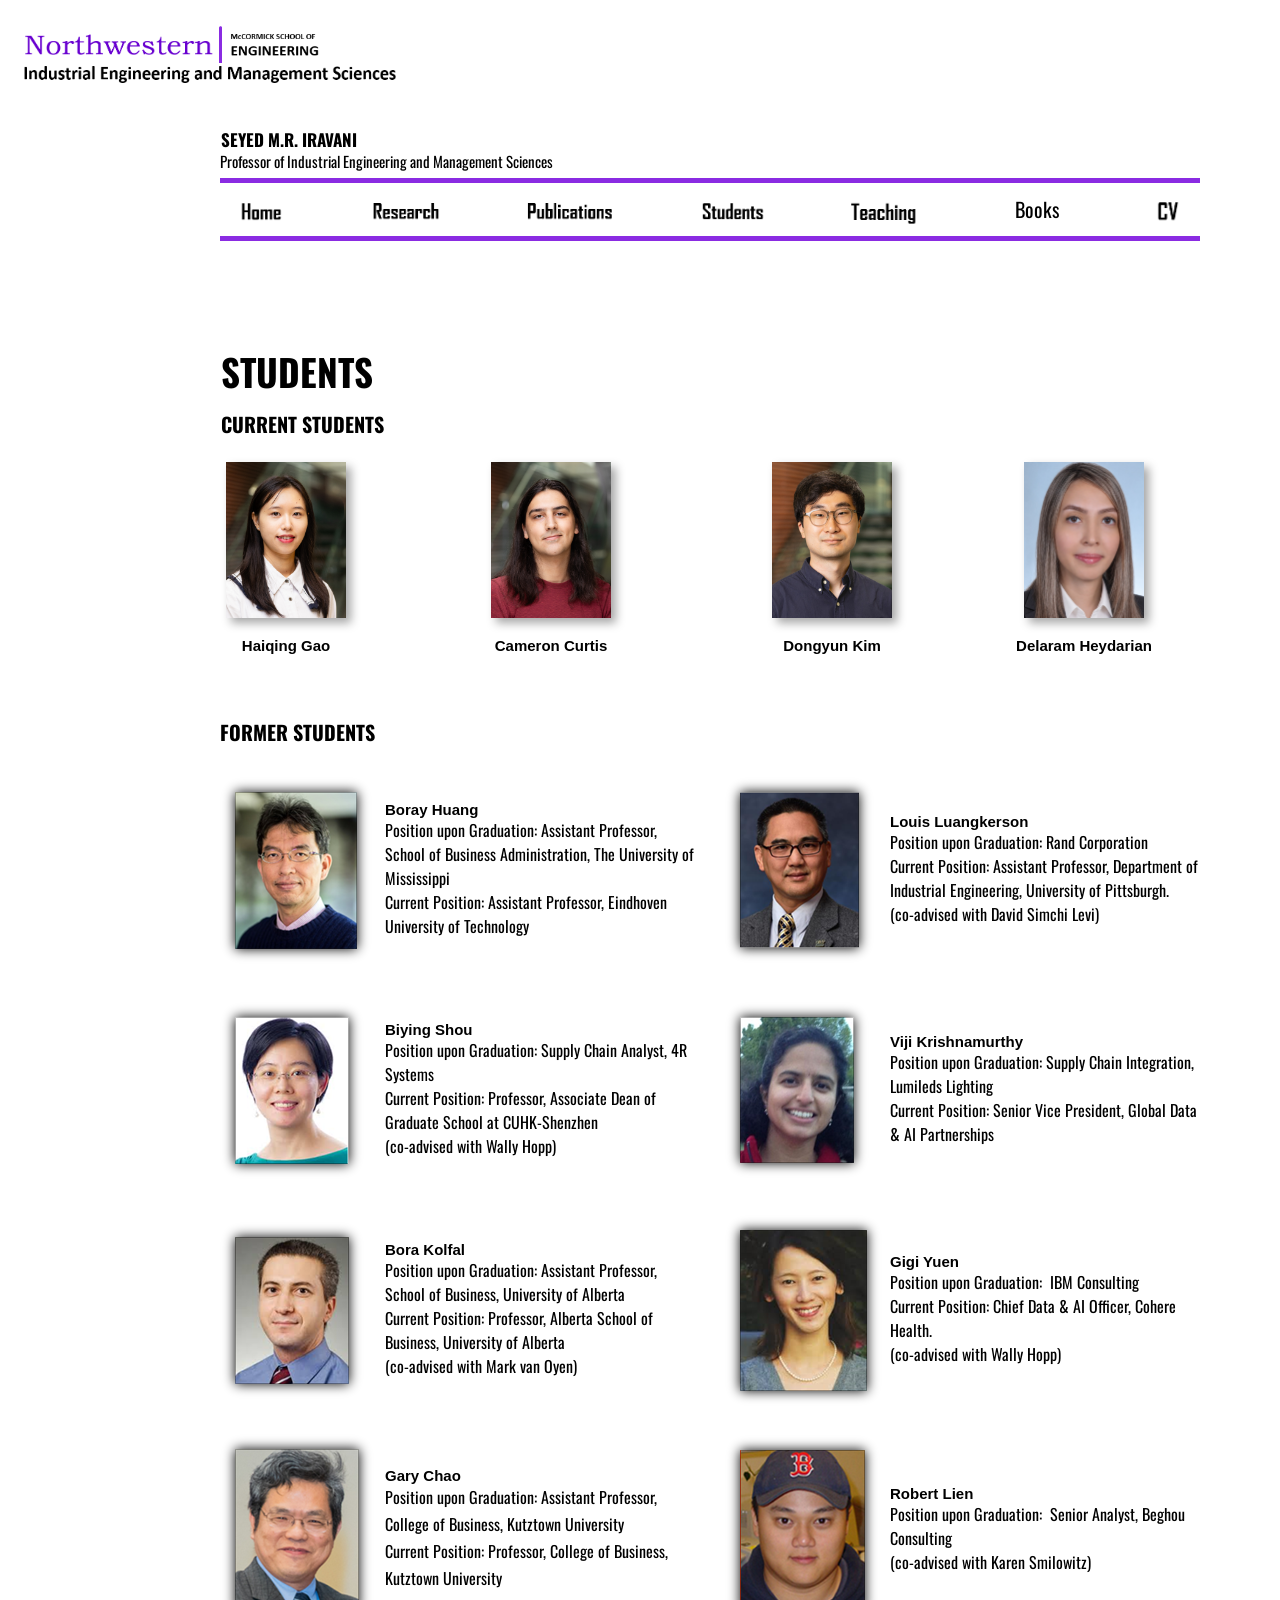
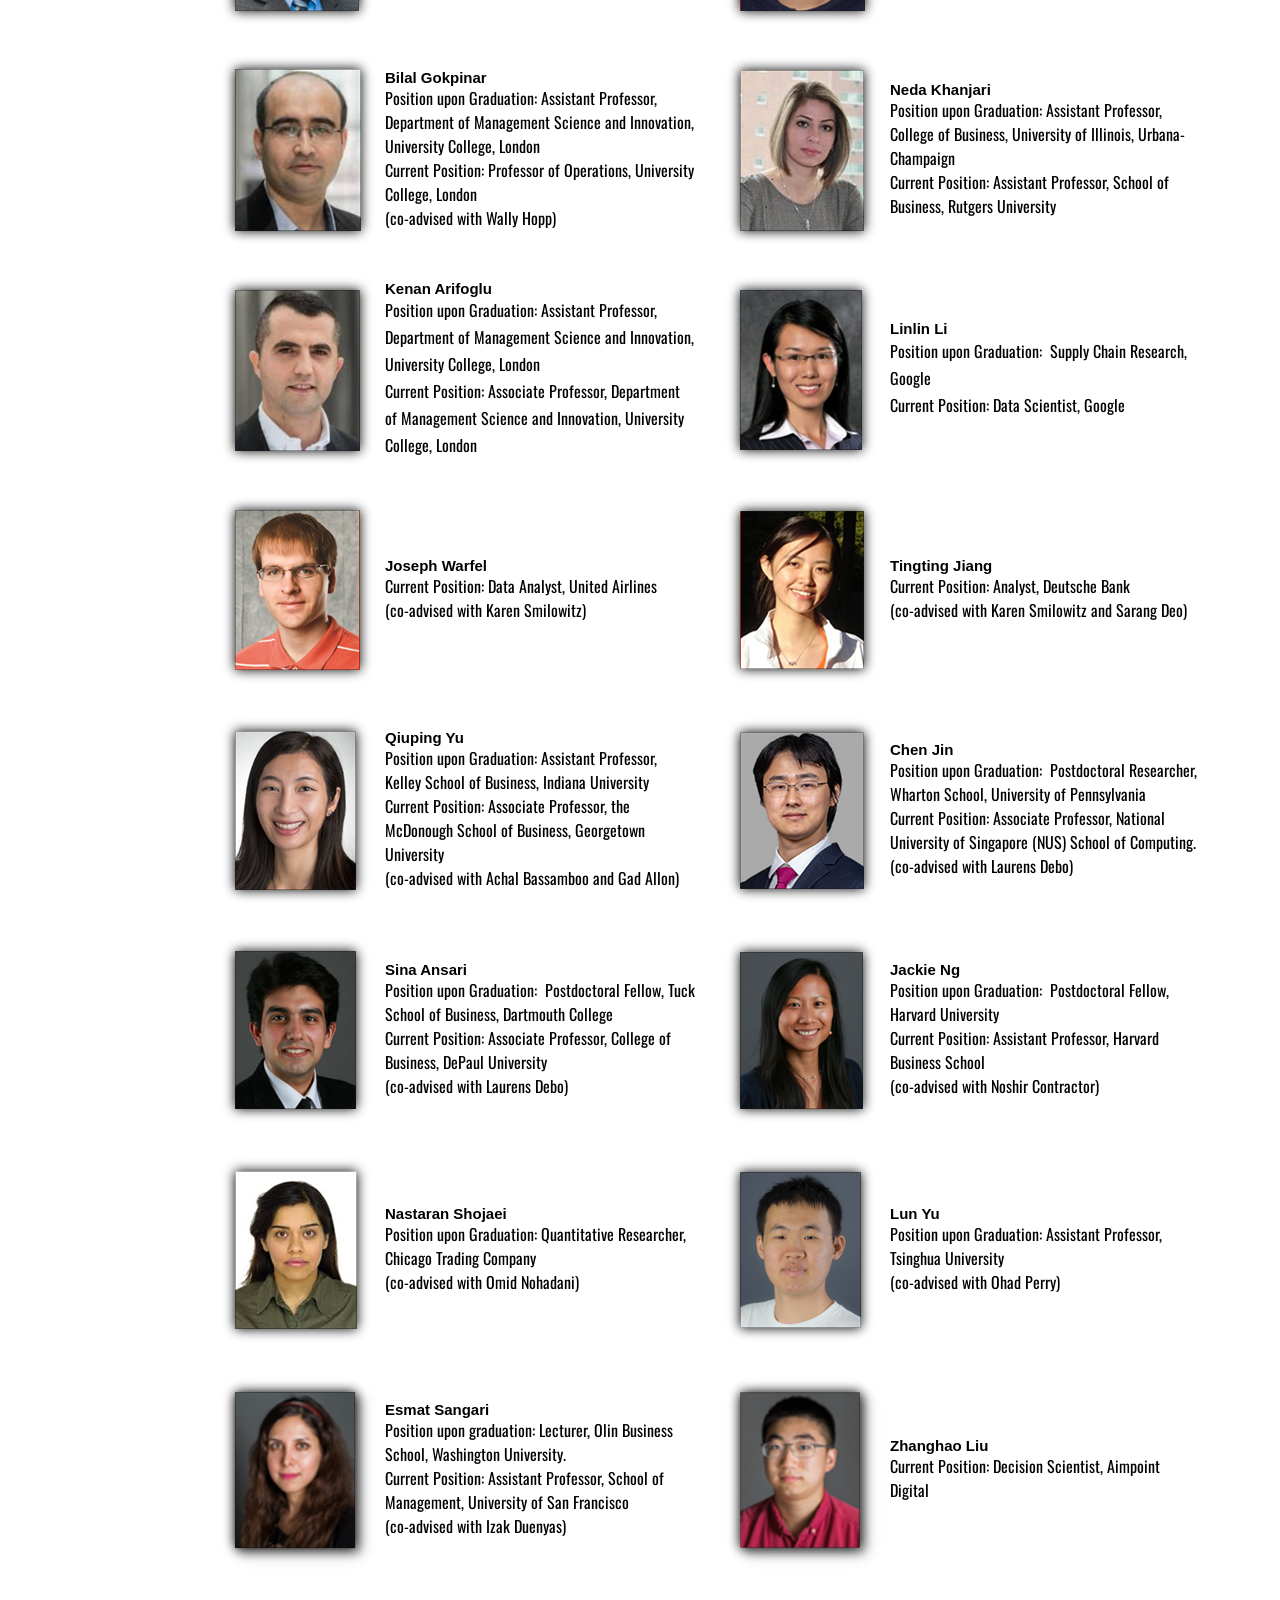
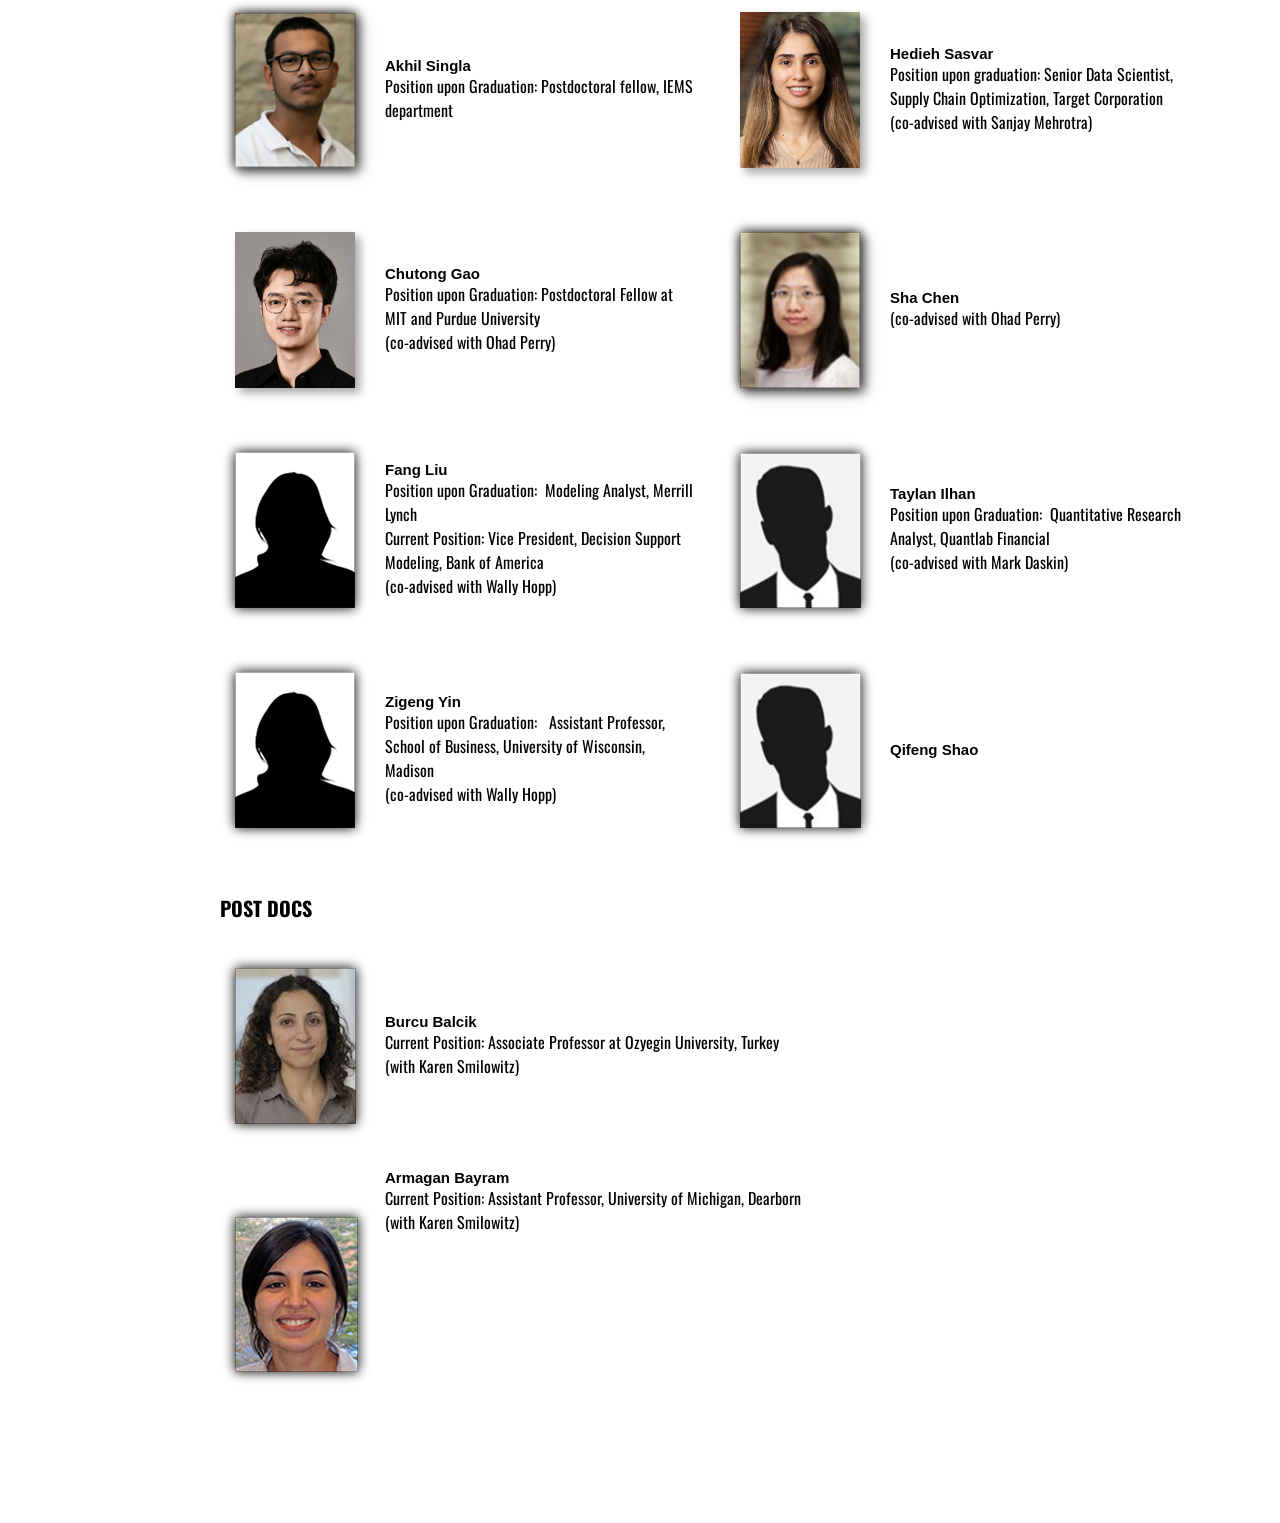
<file: Students.html>
<!doctype html>
<html>
<head>
<meta charset="utf-8">
<title>Seyed Iravani--Students</title>
<meta name="generator" content="WYSIWYG Web Builder 16 - http://www.wysiwygwebbuilder.com">
<link href="https://fonts.googleapis.com/css?family=Oswald" rel="stylesheet">
<link href="My_Site.css" rel="stylesheet">
<link href="Students.css" rel="stylesheet">
<style>
#students-lists .former-two-columns{display:grid;grid-template-columns:1fr 1fr;column-gap:30px;row-gap:28px;}
#students-lists .student-pair{display:grid;grid-template-columns:157px minmax(0,1fr);column-gap:8px;align-items:center;min-height:192px;}
#students-lists .postdoc-rows{display:grid;gap:28px;}
</style></head>
<body>
<div id="PageHeader1" style="position:fixed;text-align:left;left:0;top:0;right:0;height:262px;z-index:81;">
<hr id="Line1" style="position:absolute;left:220px;top:178px;width:980px;z-index:0;">
<hr id="Line2" style="position:absolute;left:220px;top:236px;width:980px;z-index:1;">
<div id="wb_Line3" style="position:absolute;left:216px;top:23px;width:3px;height:36px;z-index:2;">
<img src="images/img0004.png" id="Line3" alt=""></div>
<div id="wb_Text7" style="position:absolute;left:220px;top:153px;width:420px;height:45px;z-index:3;">
<span style="color:#000000;font-family:Oswald;font-size:15px;">Professor of Industrial Engineering and Management Sciences</span></div>
<div id="wb_Text6" style="position:absolute;left:221px;top:130px;width:418px;height:53px;z-index:4;">
<span style="color:#000000;font-family:Oswald;font-size:17px;"><strong>SEYED M.R. IRAVANI</strong></span></div>
<div id="RollOver2" style="position:absolute;left:519px;top:190px;width:101px;height:38px;overflow:hidden;z-index:5">
<a href="Publications.html">
<img class="hover" alt="" src="images/Publications-over.png">
<span><img alt="" src="images/Publications.png"></span>
</a>
</div>
<div id="RollOver1" style="position:absolute;left:365px;top:190px;width:83px;height:38px;overflow:hidden;z-index:6">
<a href="Research-cloned.html">
<img class="hover" alt="" src="images/Research-over.png">
<span><img alt="" src="images/Research.png"></span>
</a>
</div>
<div id="RollOver3" style="position:absolute;left:239px;top:190px;width:46px;height:39px;overflow:hidden;z-index:7">
<a href="index.html">
<img class="hover" alt="" src="images/Home-over.png">
<span><img alt="" src="images/Home.png"></span>
</a>
</div>
<div id="RollOver4" style="position:absolute;left:701px;top:190px;width:66px;height:38px;overflow:hidden;z-index:8">
<a href="Students.html">
<img class="hover" alt="" src="images/Students-over.png">
<span><img alt="" src="images/Students.png"></span>
</a>
</div>
<div id="RollOver5" style="position:absolute;left:850px;top:190px;width:70px;height:39px;overflow:hidden;z-index:9">
<a href="Teaching.html">
<img class="hover" alt="" src="images/Teaching-over.png">
<span><img alt="" src="images/Teaching.png"></span>
</a>
</div>
<div id="RollOver6" style="position:absolute;left:1003px;top:190px;width:68px;height:38px;overflow:hidden;z-index:10"><a href="Book-cloned.html" aria-label="Books" style="font-family:Oswald,sans-serif;font-size:20px;line-height:38px;text-align:center;text-decoration:none;color:#000" onmouseover="this.style.color=\'#8A2BE2\'" onmouseout="this.style.color=\'#000\'">Books</a>
</div>
<div id="RollOver7" style="position:absolute;left:1153px;top:188px;width:30px;height:42px;overflow:hidden;z-index:11">
<a href="CV_Web.pdf">
<img class="hover" alt="" src="images/CV-over.png">
<span><img alt="" src="images/CV.png"></span>
</a>
</div>
<div id="wb_Image2" style="position:absolute;left:23px;top:32px;width:192px;height:26px;z-index:12;">
<a href="https://www.northwestern.edu/" title="Northwestern University"><img src="images/Northwestern.png" id="Image2" alt=""></a></div>
<div id="wb_Image3" style="position:absolute;left:229px;top:32px;width:92px;height:26px;z-index:13;">
<a href="https://www.mccormick.northwestern.edu/"><img src="images/McCormick.png" id="Image3" alt=""></a></div>
<div id="wb_Image4" style="position:absolute;left:21px;top:63px;width:378px;height:23px;z-index:14;">
<a href="https://www.mccormick.northwestern.edu/industrial/"><img src="images/IEMS.png" id="Image4" alt=""></a></div>
</div>
<div id="wb_Text4" style="position:absolute;left:186px;top:638px;width:200px;height:23px;text-align:center;"><span style="color:#000000;font-family:Arial;font-size:15px;line-height:16px;"><strong>Haiqing Gao</strong></span></div>
<div id="wb_Image1" style="position:absolute;left:211px;top:447px;width:150px;height:186px;"><img src="images/Haiqing-Gao.jpg" id="Image1" alt="Haiqing Gao" style="display:block;width:120px;height:156px;margin:15px;object-fit:cover;object-position:center;filter:drop-shadow(5px 5px 5px rgba(0,0,0,0.35));"></div>
<div id="wb_Image6" style="position:absolute;left:476px;top:447px;width:150px;height:186px;"><img src="images/Cameron-Curtis.jpg" id="Image6" alt="Cameron Curtis" style="display:block;width:120px;height:156px;margin:15px;object-fit:cover;object-position:center;filter:drop-shadow(5px 5px 5px rgba(0,0,0,0.35));"></div>
<div id="wb_Image10" style="position:absolute;left:757px;top:447px;width:150px;height:186px;"><img src="images/Dongyun-Kim.jpg" id="Image10" alt="Dongyun Kim" style="display:block;width:120px;height:156px;margin:15px;object-fit:cover;object-position:center;filter:drop-shadow(5px 5px 5px rgba(0,0,0,0.35));"></div>
<div id="wb_Image13" style="position:absolute;left:1009px;top:447px;width:150px;height:186px;"><img src="images/Delaram-Heydarian.jpg" id="Image13" alt="Delaram Heydarian" style="display:block;width:120px;height:156px;margin:15px;object-fit:cover;object-position:center;filter:drop-shadow(5px 5px 5px rgba(0,0,0,0.35));"></div>
<div id="wb_Text5" style="position:absolute;left:451px;top:638px;width:200px;height:23px;text-align:center;"><span style="color:#000000;font-family:Arial;font-size:15px;line-height:16px;"><strong>Cameron Curtis</strong></span></div>
<div id="wb_Text8" style="position:absolute;left:732px;top:638px;width:200px;height:23px;text-align:center;"><span style="color:#000000;font-family:Arial;font-size:15px;line-height:16px;"><strong>Dongyun Kim</strong></span></div>
<div id="wb_Text9" style="position:absolute;left:984px;top:638px;width:200px;height:23px;text-align:center;"><span style="color:#000000;font-family:Arial;font-size:15px;line-height:16px;"><strong>Delaram Heydarian</strong></span></div>
<div id="wb_Text10" style="position:absolute;left:221px;top:407px;width:191px;height:23px;z-index:45;">
<span style="color:#000000;font-family:Oswald;font-size:20px;line-height:35px;"><strong>CURRENT STUDENTS</strong></span></div>
<div id="wb_Text2" style="position:absolute;left:221px;top:350px;width:250px;height:113px;z-index:80;">
<span style="color:#000000;font-family:Oswald;font-size:37px;"><strong>STUDENTS</strong></span></div>
<div id="students-lists" style="position:absolute;left:220px;top:715px;width:980px;padding-bottom:60px;"><div style="font-family:Oswald;font-size:20px;line-height:35px;font-weight:bold;margin:0 0 24px;">FORMER STUDENTS</div><div class="former-two-columns" style="margin-bottom:45px;"><div class="student-pair"><div id="wb_Image28" style="position:relative;width:152px;height:187px;z-index:41;">
<img src="images/Boray.png" id="Image28" alt=""></div>
<div id="wb_Text3" style="position:relative;min-width:0;align-self:center;">
<span style="color:#000000;font-family:Arial;font-size:15px;line-height:16px;"><strong>Boray Huang</strong><br></span><span style="color:#000000;font-family:Oswald;font-size:16px;line-height:24px;">Position upon Graduation: Assistant Professor, School of Business Administration, The University of Mississippi<br>Current Position: Assistant Professor, Eindhoven University of Technology</span></div>
</div><div class="student-pair"><div id="wb_Image26" style="position:relative;width:149px;height:186px;z-index:39;">
<img src="images/Luis.png" id="Image26" alt=""></div>
<div id="wb_Text13" style="position:relative;min-width:0;align-self:center;">
<span style="color:#000000;font-family:Arial;font-size:15px;line-height:16px;"><strong>Louis Luangkerson</strong><br></span><span style="color:#000000;font-family:Oswald;font-size:16px;line-height:24px;">Position upon Graduation: Rand Corporation<br>Current Position: Assistant Professor, Department of Industrial Engineering, University of Pittsburgh. <br>(co-advised with David Simchi Levi)</span></div>
</div><div class="student-pair"><div id="wb_Image24" style="position:relative;width:144px;height:177px;z-index:37;">
<img src="images/Biying.png" id="Image24" alt=""></div>
<div id="wb_Text12" style="position:relative;min-width:0;align-self:center;">
<span style="color:#000000;font-family:Arial;font-size:15px;line-height:16px;"><strong>Biying Shou</strong><br></span><span style="color:#000000;font-family:Oswald;font-size:16px;line-height:24px;">Position upon Graduation: Supply Chain Analyst, 4R Systems<br>Current Position: Professor, Associate Dean of Graduate School at CUHK-Shenzhen<br>(co-advised with Wally Hopp)</span></div>
</div><div class="student-pair"><div id="wb_Image5" style="position:relative;width:144px;height:176px;z-index:19;">
<img src="images/Viji.png" id="Image5" alt=""></div>
<div id="wb_Text14" style="position:relative;min-width:0;align-self:center;">
<span style="color:#000000;font-family:Arial;font-size:15px;line-height:16px;"><strong>Viji Krishnamurthy</strong><br></span><span style="color:#000000;font-family:Oswald;font-size:16px;line-height:24px;">Position upon Graduation: Supply Chain Integration, Lumileds Lighting<br>Current Position: Senior Vice President, Global Data &amp; AI Partnerships </span></div>
</div><div class="student-pair"><div id="wb_Image27" style="position:relative;width:144px;height:177px;z-index:40;">
<img src="images/Bora.png" id="Image27" alt=""></div>
<div id="wb_Text15" style="position:relative;min-width:0;align-self:center;">
<span style="color:#000000;font-family:Arial;font-size:15px;line-height:16px;"><strong>Bora Kolfal</strong><br></span><span style="color:#000000;font-family:Oswald;font-size:16px;line-height:24px;">Position upon Graduation: Assistant Professor, School of Business, University of Alberta<br>Current Position: Professor, Alberta School of Business, University of Alberta<br>(co-advised with Mark van Oyen)</span></div>
</div><div class="student-pair"><div id="wb_Image17" style="position:relative;width:157px;height:191px;z-index:30;">
<img src="images/Gigi.png" id="Image17" alt=""></div>
<div id="wb_Text16" style="position:relative;min-width:0;align-self:center;">
<span style="color:#000000;font-family:Arial;font-size:15px;line-height:16px;"><strong>Gigi Yuen</strong><br></span><span style="color:#000000;font-family:Oswald;font-size:16px;line-height:24px;">Position upon Graduation:  IBM Consulting<br>Current Position: Chief Data &amp; AI Officer, Cohere Health.<br>(co-advised with Wally Hopp)</span></div>
</div><div class="student-pair"><div id="wb_Image19" style="position:relative;width:154px;height:192px;z-index:32;">
<img src="images/Gary.png" id="Image19" alt=""></div>
<div id="wb_Text17" style="position:relative;min-width:0;align-self:center;">
<span style="color:#000000;font-family:Arial;font-size:15px;line-height:16px;"><strong>Gary Chao</strong><br></span><span style="color:#000000;font-family:Oswald;font-size:16px;line-height:27px;">Position upon Graduation: Assistant Professor,  College of Business, Kutztown University<br>Current Position: Professor, College of Business, Kutztown University</span></div>
</div><div class="student-pair"><div id="wb_Image11" style="position:relative;width:155px;height:191px;z-index:24;">
<img src="images/Rob.png" id="Image11" alt=""></div>
<div id="wb_Text18" style="position:relative;min-width:0;align-self:center;">
<span style="color:#000000;font-family:Arial;font-size:15px;line-height:16px;"><strong>Robert Lien</strong><br></span><span style="color:#000000;font-family:Oswald;font-size:16px;line-height:24px;">Position upon Graduation:  Senior Analyst, Beghou Consulting<br>(co-advised with Karen Smilowitz)</span></div>
</div><div class="student-pair"><div id="wb_Image25" style="position:relative;width:156px;height:192px;z-index:38;">
<img src="images/Bilal.png" id="Image25" alt=""></div>
<div id="wb_Text19" style="position:relative;min-width:0;align-self:center;">
<span style="color:#000000;font-family:Arial;font-size:15px;line-height:16px;"><strong>Bilal Gokpinar</strong><br></span><span style="color:#000000;font-family:Oswald;font-size:16px;line-height:24px;">Position upon Graduation: Assistant Professor, Department of Management Science and Innovation, University College, London<br>Current Position: Professor of Operations, University College, London<br>(co-advised with Wally Hopp)</span></div>
</div><div class="student-pair"><div id="wb_Image20" style="position:relative;width:154px;height:191px;z-index:33;">
<img src="images/Neda.png" id="Image20" alt=""></div>
<div id="wb_Text20" style="position:relative;min-width:0;align-self:center;">
<span style="color:#000000;font-family:Arial;font-size:15px;line-height:16px;"><strong>Neda Khanjari</strong><br></span><span style="color:#000000;font-family:Oswald;font-size:16px;line-height:24px;">Position upon Graduation: Assistant Professor, College of Business, University of Illinois, Urbana-Champaign<br>Current Position: Assistant Professor, School of Business, Rutgers University</span></div>
</div><div class="student-pair"><div id="wb_Image18" style="position:relative;width:155px;height:191px;z-index:31;">
<img src="images/Kenan.png" id="Image18" alt=""></div>
<div id="wb_Text21" style="position:relative;min-width:0;align-self:center;">
<span style="color:#000000;font-family:Arial;font-size:15px;line-height:16px;"><strong>Kenan Arifoglu</strong><br></span><span style="color:#000000;font-family:Oswald;font-size:16px;line-height:27px;">Position upon Graduation: Assistant Professor, Department of Management Science and Innovation, University College, London<br>Current Position: Associate Professor, Department of Management Science and Innovation, University College, London</span></div>
</div><div class="student-pair"><div id="wb_Image14" style="position:relative;width:152px;height:190px;z-index:27;">
<img src="images/Linlin.png" id="Image14" alt=""></div>
<div id="wb_Text22" style="position:relative;min-width:0;align-self:center;">
<span style="color:#000000;font-family:Arial;font-size:15px;line-height:16px;"><strong>Linlin Li</strong><br></span><span style="color:#000000;font-family:Oswald;font-size:16px;line-height:27px;">Position upon Graduation:  Supply Chain Research, Google<br>Current Position: Data Scientist, Google</span></div>
</div><div class="student-pair"><div id="wb_Image30" style="position:relative;width:155px;height:190px;z-index:48;">
<img src="images/Joseph%20Warfel.png" id="Image30" alt=""></div>
<div id="wb_Text23" style="position:relative;min-width:0;align-self:center;">
<span style="color:#000000;font-family:Arial;font-size:15px;line-height:16px;"><strong>Joseph Warfel</strong><br></span><span style="color:#000000;font-family:Oswald;font-size:16px;line-height:24px;">Current Position: Data Analyst, United Airlines<br>(co-advised with Karen Smilowitz)</span></div>
</div><div class="student-pair"><div id="wb_Image15" style="position:relative;width:154px;height:188px;z-index:28;">
<img src="images/Tingting.png" id="Image15" alt=""></div>
<div id="wb_Text24" style="position:relative;min-width:0;align-self:center;">
<span style="color:#000000;font-family:Arial;font-size:15px;line-height:16px;"><strong>Tingting Jiang</strong><br></span><span style="color:#000000;font-family:Oswald;font-size:16px;line-height:24px;">Current Position: Analyst, Deutsche Bank<br>(co-advised with Karen Smilowitz and Sarang Deo)</span></div>
</div><div class="student-pair"><div id="wb_Image23" style="position:relative;width:151px;height:189px;z-index:36;">
<img src="images/Qiuping.png" id="Image23" alt=""></div>
<div id="wb_Text25" style="position:relative;min-width:0;align-self:center;">
<span style="color:#000000;font-family:Arial;font-size:15px;line-height:16px;"><strong>Qiuping Yu</strong><br></span><span style="color:#000000;font-family:Oswald;font-size:16px;line-height:24px;">Position upon Graduation: Assistant Professor, Kelley School of Business, Indiana University<br>Current Position: Associate Professor, the McDonough School of Business, Georgetown University<br>(co-advised with Achal Bassamboo and Gad Allon)</span></div>
</div><div class="student-pair"><div id="wb_Image21" style="position:relative;width:154px;height:187px;z-index:34;">
<img src="images/Chen.png" id="Image21" alt=""></div>
<div id="wb_Text26" style="position:relative;min-width:0;align-self:center;">
<span style="color:#000000;font-family:Arial;font-size:15px;line-height:16px;"><strong>Chen Jin</strong><br></span><span style="color:#000000;font-family:Oswald;font-size:16px;line-height:24px;">Position upon Graduation:  Postdoctoral Researcher, Wharton School, University of Pennsylvania<br>Current Position: Associate Professor, National University of Singapore (NUS) School of Computing.<br>(co-advised with Laurens Debo)</span></div>
</div><div class="student-pair"><div id="wb_Image22" style="position:relative;width:151px;height:188px;z-index:35;">
<img src="images/Sina.png" id="Image22" alt=""></div>
<div id="wb_Text27" style="position:relative;min-width:0;align-self:center;">
<span style="color:#000000;font-family:Arial;font-size:15px;line-height:16px;"><strong>Sina Ansari</strong><br></span><span style="color:#000000;font-family:Oswald;font-size:16px;line-height:24px;">Position upon Graduation:  Postdoctoral Fellow, Tuck School of Business, Dartmouth College<br>Current Position: Associate Professor, College of Business, DePaul University<br>(co-advised with Laurens Debo)</span></div>
</div><div class="student-pair"><div id="wb_Image16" style="position:relative;width:153px;height:187px;z-index:29;">
<img src="images/Jackie.png" id="Image16" alt=""></div>
<div id="wb_Text28" style="position:relative;min-width:0;align-self:center;">
<span style="color:#000000;font-family:Arial;font-size:15px;line-height:16px;"><strong>Jackie Ng</strong><br></span><span style="color:#000000;font-family:Oswald;font-size:16px;line-height:24px;">Position upon Graduation:  Postdoctoral Fellow, Harvard University<br>Current Position: Assistant Professor, Harvard Business School<br>(co-advised with Noshir Contractor)</span></div>
</div><div class="student-pair"><div id="wb_Image8" style="position:relative;width:152px;height:188px;z-index:22;">
<img src="images/Nastaran.png" id="Image8" alt=""></div>
<div id="wb_Text29" style="position:relative;min-width:0;align-self:center;">
<span style="color:#000000;font-family:Arial;font-size:15px;line-height:16px;"><strong>Nastaran Shojaei</strong><br></span><span style="color:#000000;font-family:Oswald;font-size:16px;line-height:24px;">Position upon Graduation: Quantitative Researcher, Chicago Trading Company<br>(co-advised with Omid Nohadani)</span></div>
</div><div class="student-pair"><div id="wb_Image29" style="position:relative;width:151px;height:186px;z-index:47;">
<img src="images/Lun.png" id="Image29" alt=""></div>
<div id="wb_Text30" style="position:relative;min-width:0;align-self:center;">
<span style="color:#000000;font-family:Arial;font-size:15px;line-height:16px;"><strong>Lun Yu</strong><br></span><span style="color:#000000;font-family:Oswald;font-size:16px;line-height:24px;">Position upon Graduation: Assistant Professor, Tsinghua University<br>(co-advised with Ohad Perry)</span></div>
</div><div class="student-pair"><div class="added-alumnus-photo" style="position:relative;width:150px;height:186px;"><img src="images/Esmat-Sangari.png" alt="Esmat Sangari" style="display:block;width:150px;height:186px;object-fit:contain;filter:drop-shadow(5px 5px 5px rgba(0,0,0,0.35));"></div>
<div class="added-alumnus-text" style="position:relative;min-width:0;align-self:center;"><span style="color:#000000;font-family:Arial;font-size:15px;line-height:16px;"><strong>Esmat Sangari</strong><br></span><span style="color:#000000;font-family:Oswald;font-size:16px;line-height:24px;">Position upon graduation: Lecturer, Olin Business School, Washington University.<br>Current Position: Assistant Professor, School of Management, University of San Francisco<br>(co-advised with Izak Duenyas)</span></div>
</div><div class="student-pair"><div class="added-alumnus-photo" style="position:relative;width:150px;height:186px;"><img src="images/Zhanghao-Liu.png" alt="Zhanghao Liu" style="display:block;width:150px;height:186px;object-fit:contain;filter:drop-shadow(5px 5px 5px rgba(0,0,0,0.35));"></div>
<div class="added-alumnus-text" style="position:relative;min-width:0;align-self:center;"><span style="color:#000000;font-family:Arial;font-size:15px;line-height:16px;"><strong>Zhanghao Liu</strong><br></span><span style="color:#000000;font-family:Oswald;font-size:16px;line-height:24px;">Current Position: Decision Scientist, Aimpoint Digital</span></div>
</div><div class="student-pair"><div class="added-alumnus-photo" style="position:relative;width:150px;height:186px;"><img src="images/Akhil-Singla.png" alt="Akhil Singla" style="display:block;width:150px;height:186px;object-fit:contain;filter:drop-shadow(5px 5px 5px rgba(0,0,0,0.35));"></div>
<div class="added-alumnus-text" style="position:relative;min-width:0;align-self:center;"><span style="color:#000000;font-family:Arial;font-size:15px;line-height:16px;"><strong>Akhil Singla</strong><br></span><span style="color:#000000;font-family:Oswald;font-size:16px;line-height:24px;">Position upon Graduation: Postdoctoral fellow, IEMS department</span></div>
</div><div class="student-pair"><div class="added-alumnus-photo" style="position:relative;width:150px;height:186px;"><img src="images/Hedieh-Sasvar.jpg" alt="Hedieh Sasvar" style="display:block;width:120px;height:156px;margin:15px;object-fit:cover;object-position:center top;filter:drop-shadow(5px 5px 5px rgba(0,0,0,0.35));"></div>
<div class="added-alumnus-text" style="position:relative;min-width:0;align-self:center;"><span style="color:#000000;font-family:Arial;font-size:15px;line-height:16px;"><strong>Hedieh Sasvar</strong><br></span><span style="color:#000000;font-family:Oswald;font-size:16px;line-height:24px;">Position upon graduation: Senior Data Scientist, Supply Chain Optimization, Target Corporation<br>(co-advised with Sanjay Mehrotra)</span></div>
</div><div class="student-pair"><div class="added-alumnus-photo" style="position:relative;width:150px;height:186px;"><img src="images/Chutong-Gao.png" alt="Chutong Gao" style="display:block;width:120px;height:156px;margin:15px;object-fit:cover;object-position:center top;filter:drop-shadow(5px 5px 5px rgba(0,0,0,0.35));"></div>
<div class="added-alumnus-text" style="position:relative;min-width:0;align-self:center;"><span style="color:#000000;font-family:Arial;font-size:15px;line-height:16px;"><strong>Chutong Gao</strong><br></span><span style="color:#000000;font-family:Oswald;font-size:16px;line-height:24px;">Position upon Graduation: Postdoctoral Fellow at MIT and Purdue University<br>(co-advised with Ohad Perry)</span></div>
</div><div class="student-pair"><div class="added-alumnus-photo" style="position:relative;width:150px;height:186px;"><img src="images/Sha-Chen.png" alt="Sha Chen" style="display:block;width:150px;height:186px;object-fit:contain;filter:drop-shadow(5px 5px 5px rgba(0,0,0,0.35));"></div>
<div class="added-alumnus-text" style="position:relative;min-width:0;align-self:center;"><span style="color:#000000;font-family:Arial;font-size:15px;line-height:16px;"><strong>Sha Chen</strong><br></span><span style="color:#000000;font-family:Oswald;font-size:16px;line-height:24px;">(co-advised with Ohad Perry)</span></div>
</div><div class="student-pair"><div id="wb_Image9" style="position:relative;width:150px;height:186px;z-index:50;">
<img src="images/Unknown-Fe.png" id="Image9" alt=""></div>
<div id="wb_Text31" style="position:relative;min-width:0;align-self:center;">
<span style="color:#000000;font-family:Arial;font-size:15px;line-height:16px;"><strong>Fang Liu</strong><br></span><span style="color:#000000;font-family:Oswald;font-size:16px;line-height:24px;">Position upon Graduation:  Modeling Analyst, Merrill Lynch<br>Current Position: Vice President, Decision Support Modeling, Bank of America<br>(co-advised with Wally Hopp)</span></div>
</div><div class="student-pair"><div id="wb_Image31" style="position:relative;width:151px;height:185px;z-index:51;">
<img src="images/Unknown-Ma.png" id="Image31" alt=""></div>
<div id="wb_Text32" style="position:relative;min-width:0;align-self:center;">
<span style="color:#000000;font-family:Arial;font-size:15px;line-height:16px;"><strong>Taylan Ilhan</strong><br></span><span style="color:#000000;font-family:Oswald;font-size:16px;line-height:24px;">Position upon Graduation:  Quantitative Research Analyst, Quantlab Financial<br>(co-advised with Mark Daskin)</span></div>
</div><div class="student-pair"><div id="wb_Image32" style="position:relative;width:150px;height:186px;z-index:73;">
<img src="images/Unknown-Fe.png" id="Image32" alt=""></div>
<div id="wb_Text33" style="position:relative;min-width:0;align-self:center;">
<span style="color:#000000;font-family:Arial;font-size:15px;line-height:16px;"><strong>Zigeng Yin</strong><br></span><span style="color:#000000;font-family:Oswald;font-size:16px;line-height:24px;">Position upon Graduation:   Assistant Professor, School of Business, University of Wisconsin, Madison<br>(co-advised with Wally Hopp)</span></div>
</div><div class="student-pair"><div id="wb_Image33" style="position:relative;width:151px;height:185px;z-index:74;">
<img src="images/Unknown-Ma.png" id="Image33" alt=""></div>
<div id="wb_Text34" style="position:relative;min-width:0;align-self:center;">
<span style="color:#000000;font-family:Arial;font-size:15px;line-height:16px;"><strong>Qifeng Shao</strong><br></span></div>
</div></div><div style="font-family:Oswald;font-size:20px;line-height:35px;font-weight:bold;margin:0 0 24px;">POST DOCS</div><div class="postdoc-rows" style="margin-bottom:45px;"><div class="student-pair"><div id="wb_Image7" style="position:relative;width:151px;height:186px;z-index:21;">
<img src="images/Post-doc-2.png" id="Image7" alt=""></div>
<div id="wb_Text35" style="position:relative;min-width:0;align-self:center;">
<span style="color:#000000;font-family:Arial;font-size:15px;line-height:16px;"><strong>Burcu Balcik</strong><br></span><span style="color:#000000;font-family:Oswald;font-size:16px;line-height:24px;">Current Position: Associate Professor at Ozyegin University, Turkey<br>(with Karen Smilowitz)</span></div>
</div><div class="student-pair"><div id="wb_Image12" style="position:relative;width:153px;height:185px;z-index:25;">
<img src="images/Post-doc1.png" id="Image12" alt=""></div>
<div id="wb_Text36" style="position:relative;min-width:0;align-self:center;">
<span style="color:#000000;font-family:Arial;font-size:15px;line-height:16px;"><strong>Armagan Bayram</strong><br></span><span style="color:#000000;font-family:Oswald;font-size:16px;line-height:24px;">Current Position: Assistant Professor, University of Michigan, Dearborn<br>(with Karen Smilowitz)<br></span><span style="color:#000000;font-family:Arial;font-size:15px;line-height:23px;"><br><br><br><br><br><br><br><br></span></div>
</div></div></div></body>
</html>
</file>
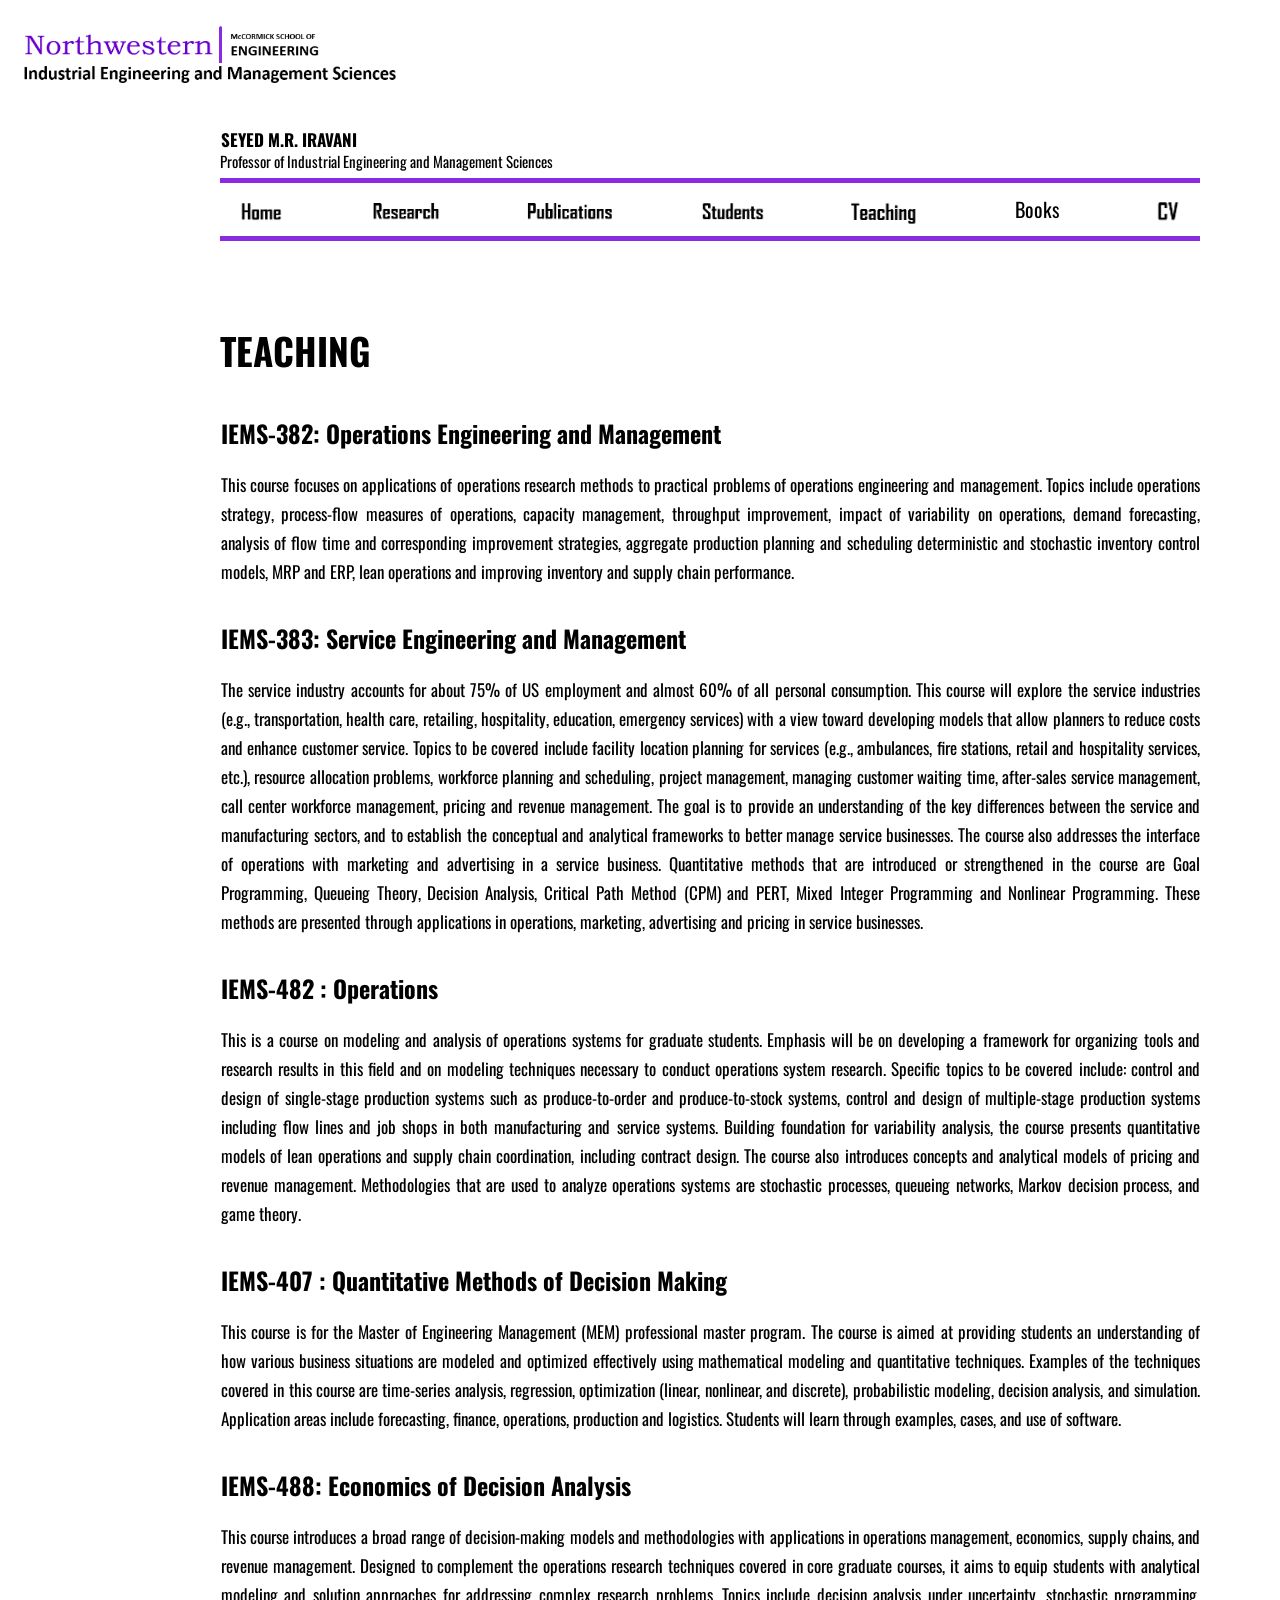
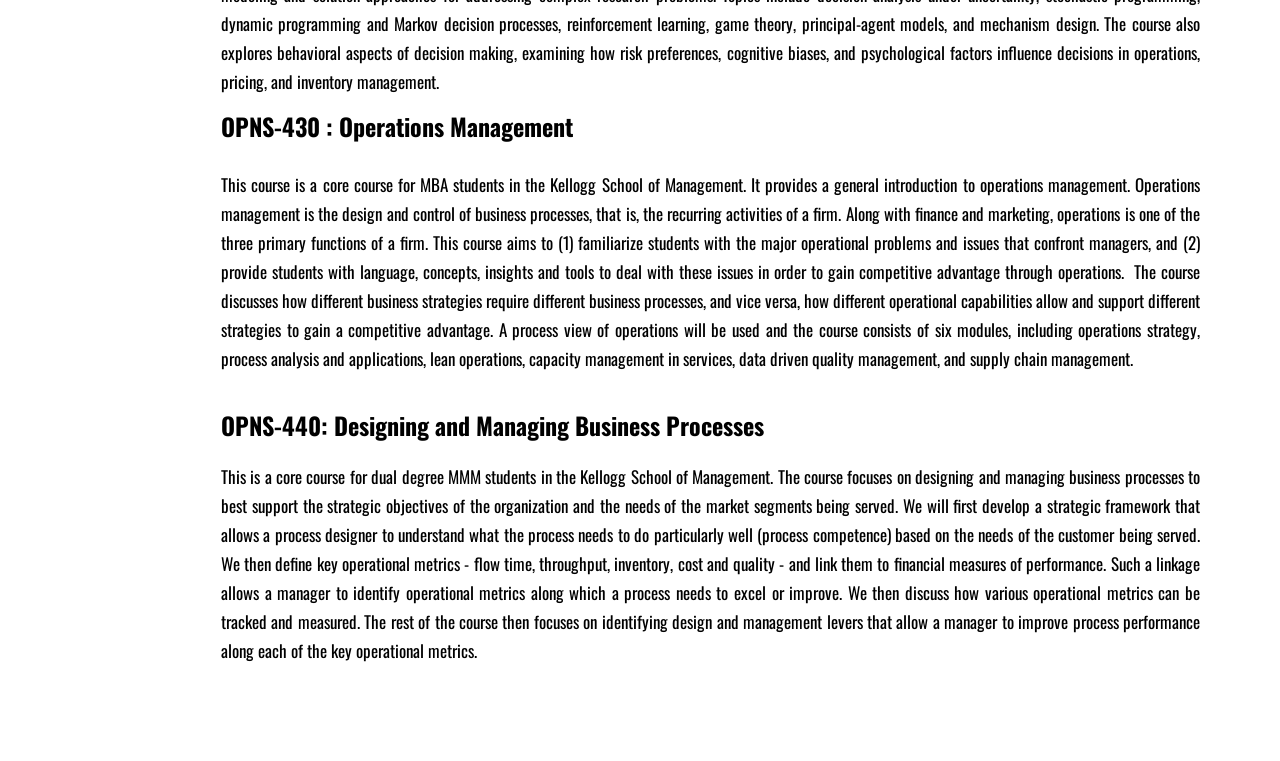
<file: Teaching.html>
<!doctype html>
<html>
<head>
<meta charset="utf-8">
<title>Seyed Iravani--Teaching</title>
<meta name="generator" content="WYSIWYG Web Builder 16 - http://www.wysiwygwebbuilder.com">
<link href="https://fonts.googleapis.com/css?family=Oswald" rel="stylesheet">
<link href="My_Site.css" rel="stylesheet">
<link href="Teaching.css" rel="stylesheet">
</head>
<body>
<div id="PageHeader1" style="position:fixed;text-align:left;left:0;top:0;right:0;height:262px;z-index:22;">
<hr id="Line1" style="position:absolute;left:220px;top:178px;width:980px;z-index:0;">
<hr id="Line2" style="position:absolute;left:220px;top:236px;width:980px;z-index:1;">
<div id="wb_Line3" style="position:absolute;left:216px;top:23px;width:3px;height:36px;z-index:2;">
<img src="images/img0005.png" id="Line3" alt=""></div>
<div id="wb_Text7" style="position:absolute;left:220px;top:153px;width:420px;height:45px;z-index:3;">
<span style="color:#000000;font-family:Oswald;font-size:15px;">Professor of Industrial Engineering and Management Sciences</span></div>
<div id="wb_Text6" style="position:absolute;left:221px;top:130px;width:418px;height:53px;z-index:4;">
<span style="color:#000000;font-family:Oswald;font-size:17px;"><strong>SEYED M.R. IRAVANI</strong></span></div>
<div id="RollOver2" style="position:absolute;left:519px;top:190px;width:101px;height:38px;overflow:hidden;z-index:5">
<a href="Publications.html">
<img class="hover" alt="" src="images/Publications-over.png">
<span><img alt="" src="images/Publications.png"></span>
</a>
</div>
<div id="RollOver1" style="position:absolute;left:365px;top:190px;width:83px;height:38px;overflow:hidden;z-index:6">
<a href="Research-cloned.html">
<img class="hover" alt="" src="images/Research-over.png">
<span><img alt="" src="images/Research.png"></span>
</a>
</div>
<div id="RollOver3" style="position:absolute;left:239px;top:190px;width:46px;height:39px;overflow:hidden;z-index:7">
<a href="index.html">
<img class="hover" alt="" src="images/Home-over.png">
<span><img alt="" src="images/Home.png"></span>
</a>
</div>
<div id="RollOver4" style="position:absolute;left:701px;top:190px;width:66px;height:38px;overflow:hidden;z-index:8">
<a href="Students.html">
<img class="hover" alt="" src="images/Students-over.png">
<span><img alt="" src="images/Students.png"></span>
</a>
</div>
<div id="RollOver5" style="position:absolute;left:850px;top:190px;width:70px;height:39px;overflow:hidden;z-index:9">
<a href="Teaching.html">
<img class="hover" alt="" src="images/Teaching-over.png">
<span><img alt="" src="images/Teaching.png"></span>
</a>
</div>
<div id="RollOver6" style="position:absolute;left:1003px;top:190px;width:68px;height:38px;overflow:hidden;z-index:10"><a href="Book-cloned.html" aria-label="Books" style="font-family:Oswald,sans-serif;font-size:20px;line-height:38px;text-align:center;text-decoration:none;color:#000" onmouseover="this.style.color=\'#8A2BE2\'" onmouseout="this.style.color=\'#000\'">Books</a>
</div>
<div id="RollOver7" style="position:absolute;left:1153px;top:188px;width:30px;height:42px;overflow:hidden;z-index:11">
<a href="CV_Web.pdf">
<img class="hover" alt="" src="images/CV-over.png">
<span><img alt="" src="images/CV.png"></span>
</a>
</div>
<div id="wb_Image2" style="position:absolute;left:23px;top:32px;width:192px;height:26px;z-index:12;">
<a href="https://www.northwestern.edu/" title="Northwestern University"><img src="images/Northwestern.png" id="Image2" alt=""></a></div>
<div id="wb_Image3" style="position:absolute;left:229px;top:32px;width:92px;height:26px;z-index:13;">
<a href="https://www.mccormick.northwestern.edu/"><img src="images/McCormick.png" id="Image3" alt=""></a></div>
<div id="wb_Image4" style="position:absolute;left:21px;top:63px;width:378px;height:23px;z-index:14;">
<a href="https://www.mccormick.northwestern.edu/industrial/"><img src="images/IEMS.png" id="Image4" alt=""></a></div>
</div>

<div id="wb_Text2" style="position:absolute;left:220px;top:329px;width:981px;height:113px;z-index:17;">
<span style="color:#000000;font-family:Oswald;font-size:37px;"><strong>TEACHING</strong></span></div>




<main style="position:absolute;left:221px;top:397px;width:979px;padding-bottom:80px;"><div id="wb_Text1" style="position:relative;margin:0 0 16px;text-align:justify;">
<span style="color:#000000;font-family:Oswald;font-size:24px;line-height:73px;"><strong>IEMS-382: Operations Engineering and Management</strong></span><span style="color:#000000;font-family:Arial;font-size:19px;line-height:29px;"><br></span><span style="color:#000000;font-family:Oswald;font-size:17px;line-height:29px;">This course focuses on applications of operations research methods to practical problems of operations engineering and management. Topics include operations strategy, process-flow measures of operations, capacity management, throughput improvement, impact of variability on operations, demand forecasting, analysis of flow time and corresponding improvement strategies, aggregate production planning and scheduling deterministic and stochastic inventory control models, MRP and ERP, lean operations and improving inventory and supply chain performance.&nbsp; </span></div><div id="wb_Text3" style="position:relative;margin:0 0 16px;text-align:justify;">
<span style="color:#000000;font-family:Oswald;font-size:24px;line-height:73px;"><strong>IEMS-383: Service Engineering and Management</strong></span><span style="color:#000000;font-family:Arial;font-size:19px;line-height:29px;"><br></span><span style="color:#000000;font-family:Oswald;font-size:17px;line-height:29px;">The service industry accounts for about 75% of US employment and almost 60% of all personal consumption. This course will explore the service industries (e.g., transportation, health care, retailing, hospitality, education, emergency services) with a view toward developing models that allow planners to reduce costs and enhance customer service. Topics to be covered include facility location planning for services (e.g., ambulances, fire stations, retail and hospitality services, etc.), resource allocation problems, workforce planning and scheduling, project management, managing customer waiting time, after-sales service management, call center workforce management, pricing and revenue management. The goal is to provide an understanding of the key differences between the service and manufacturing sectors, and to establish the conceptual and analytical frameworks to better manage service businesses. The course also addresses the interface of operations with marketing and advertising in a service business. Quantitative methods that are introduced or strengthened in the course are Goal Programming, Queueing Theory, Decision Analysis, Critical Path Method (CPM) and PERT, Mixed Integer Programming and Nonlinear Programming. These methods are presented through applications in operations, marketing, advertising and pricing in service businesses.</span></div><div id="wb_Text4" style="position:relative;margin:0 0 16px;text-align:justify;">
<span style="color:#000000;font-family:Oswald;font-size:24px;line-height:73px;"><strong>IEMS-482 : Operations</strong></span><span style="color:#000000;font-family:Arial;font-size:19px;line-height:29px;"><br></span><span style="color:#000000;font-family:Oswald;font-size:17px;line-height:29px;">This is a course on modeling and analysis of operations systems for graduate students. Emphasis will be on developing a framework for organizing tools and research results in this field and on modeling techniques necessary to conduct operations system research. Specific topics to be covered include: control and design of single-stage production systems such as produce-to-order and produce-to-stock systems, control and design of multiple-stage production systems including flow lines and job shops in both manufacturing and service systems. Building foundation for variability analysis, the course presents quantitative models of lean operations and supply chain coordination, including contract design. The course also introduces concepts and analytical models of pricing and revenue management. Methodologies that are used to analyze operations systems are stochastic processes, queueing networks, Markov decision process, and game theory.&nbsp; </span></div><div id="wb_Text8" style="position:relative;margin:0 0 16px;text-align:justify;">
<span style="color:#000000;font-family:Oswald;font-size:24px;line-height:73px;"><strong>IEMS-407 : Quantitative Methods of Decision Making</strong></span><span style="color:#000000;font-family:Arial;font-size:19px;line-height:29px;"><br></span><span style="color:#000000;font-family:Oswald;font-size:17px;line-height:29px;">This course is for the Master of Engineering Management (MEM) professional master program. The course is aimed at providing students an understanding of how various business situations are modeled and optimized effectively using mathematical modeling and quantitative techniques. Examples of the techniques covered in this course are time-series analysis, regression, optimization (linear, nonlinear, and discrete), probabilistic modeling, decision analysis, and simulation. Application areas include forecasting, finance, operations, production and logistics. Students will learn through examples, cases, and use of software. </span></div><section style="margin:0 0 16px;text-align:justify;"><span style="color:#000000;font-family:Oswald;font-size:24px;line-height:73px;"><strong>IEMS-488: Economics of Decision Analysis</strong></span><span style="color:#000000;font-family:Arial;font-size:19px;line-height:29px;"><br></span><span style="color:#000000;font-family:Oswald;font-size:17px;line-height:29px;">This course introduces a broad range of decision-making models and methodologies with applications in operations management, economics, supply chains, and revenue management. Designed to complement the operations research techniques covered in core graduate courses, it aims to equip students with analytical modeling and solution approaches for addressing complex research problems. Topics include decision analysis under uncertainty, stochastic programming, dynamic programming and Markov decision processes, reinforcement learning, game theory, principal-agent models, and mechanism design. The course also explores behavioral aspects of decision making, examining how risk preferences, cognitive biases, and psychological factors influence decisions in operations, pricing, and inventory management.</span></section><div id="wb_Text5" style="position:relative;margin:0 0 16px;text-align:justify;">
<span style="color:#000000;font-family:Oswald;font-size:24px;line-height:29px;"><strong>OPNS-430 : Operations Management<br></strong></span><span style="color:#000000;font-family:Arial;font-size:19px;line-height:29px;"><br></span><span style="color:#000000;font-family:Oswald;font-size:17px;line-height:29px;">This course is a core course for MBA students in the Kellogg School of Management. It provides a general introduction to operations management. Operations management is the design and control of business processes, that is, the recurring activities of a firm. Along with finance and marketing, operations is one of the three primary functions of a firm. This course aims to (1) familiarize students with the major operational problems and issues that confront managers, and (2) provide students with language, concepts, insights and tools to deal with these issues in order to gain competitive advantage through operations.&nbsp; The course discusses how different business strategies require different business processes, and vice versa, how different operational capabilities allow and support different strategies to gain a competitive advantage. A process view of operations will be used and the course consists of six modules, including operations strategy, process analysis and applications, lean operations, capacity management in services, data driven quality management, and supply chain management. </span></div><section style="margin:0 0 16px;text-align:justify;"><span style="color:#000000;font-family:Oswald;font-size:24px;line-height:73px;"><strong>OPNS-440: Designing and Managing Business Processes</strong></span><span style="color:#000000;font-family:Arial;font-size:19px;line-height:29px;"><br></span><span style="color:#000000;font-family:Oswald;font-size:17px;line-height:29px;">This is a core course for dual degree MMM students in the Kellogg School of Management. The course focuses on designing and managing business processes to best support the strategic objectives of the organization and the needs of the market segments being served. We will first develop a strategic framework that allows a process designer to understand what the process needs to do particularly well (process competence) based on the needs of the customer being served. We then define key operational metrics - flow time, throughput, inventory, cost and quality - and link them to financial measures of performance. Such a linkage allows a manager to identify operational metrics along which a process needs to excel or improve. We then discuss how various operational metrics can be tracked and measured. The rest of the course then focuses on identifying design and management levers that allow a manager to improve process performance along each of the key operational metrics.</span></section></main>
</body>
</html>
</file>
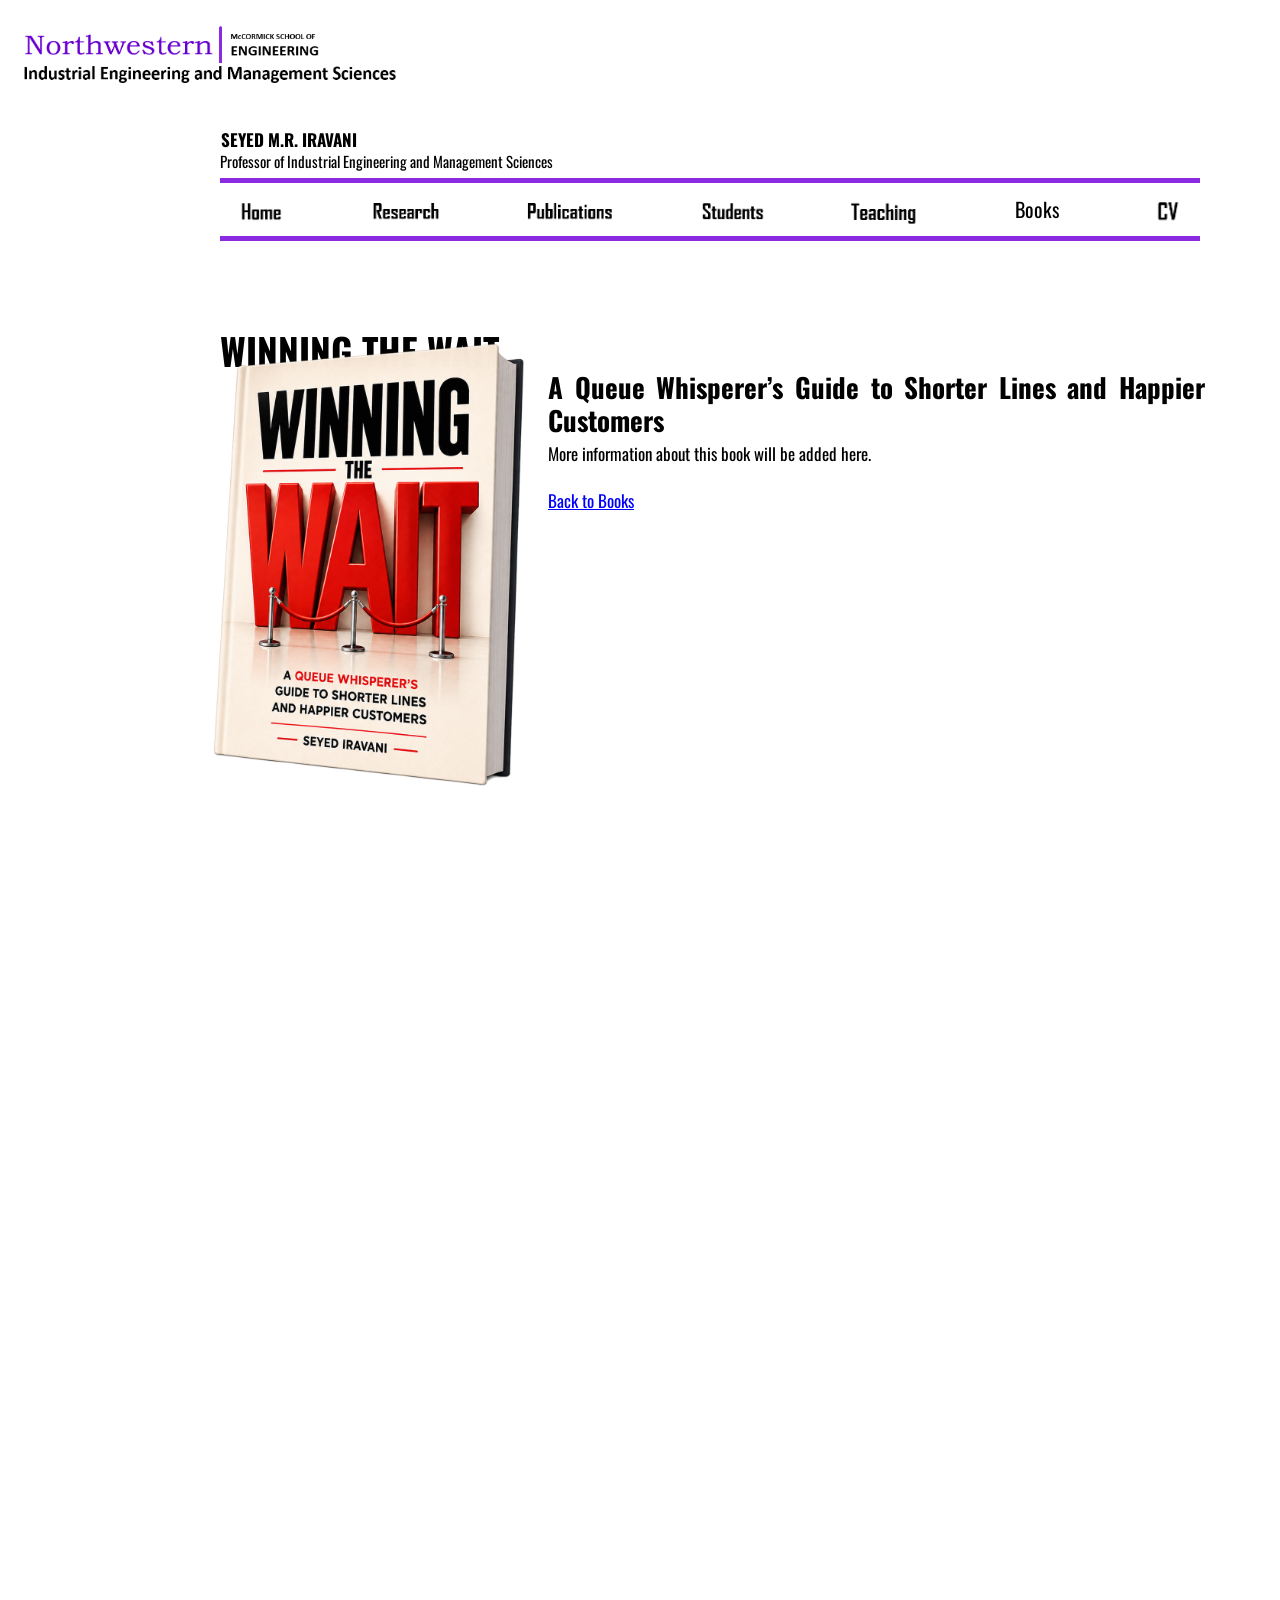
<file: Winning-the-Wait.html>
<!doctype html>
<html>
<head>
<meta charset="utf-8">
<title>Winning the Wait | Seyed Iravani</title>
<meta name="generator" content="WYSIWYG Web Builder 16 - http://www.wysiwygwebbuilder.com">
<link href="https://fonts.googleapis.com/css?family=Oswald" rel="stylesheet">
<link href="My_Site.css" rel="stylesheet">
<link href="Book-cloned.css" rel="stylesheet">
<link href="Books-extra.css" rel="stylesheet">
</head>
<body>
<div id="container">
<div id="PageHeader1" style="position:fixed;text-align:left;left:0;top:0;right:0;height:262px;z-index:22;">
<hr id="Line1" style="position:absolute;left:220px;top:178px;width:980px;z-index:0;">
<hr id="Line2" style="position:absolute;left:220px;top:236px;width:980px;z-index:1;">
<div id="wb_Line3" style="position:absolute;left:216px;top:23px;width:3px;height:36px;z-index:2;">
<img src="images/img0007.png" id="Line3" alt=""></div>
<div id="wb_Text7" style="position:absolute;left:220px;top:153px;width:420px;height:45px;z-index:3;">
<span style="color:#000000;font-family:Oswald;font-size:15px;">Professor of Industrial Engineering and Management Sciences</span></div>
<div id="wb_Text6" style="position:absolute;left:221px;top:130px;width:418px;height:53px;z-index:4;">
<span style="color:#000000;font-family:Oswald;font-size:17px;"><strong>SEYED M.R. IRAVANI</strong></span></div>
<div id="RollOver2" style="position:absolute;left:519px;top:190px;width:101px;height:38px;overflow:hidden;z-index:5">
<a href="Publications.html">
<img class="hover" alt="" src="images/Publications-over.png">
<span><img alt="" src="images/Publications.png"></span>
</a>
</div>
<div id="RollOver1" style="position:absolute;left:365px;top:190px;width:83px;height:38px;overflow:hidden;z-index:6">
<a href="Research-cloned.html">
<img class="hover" alt="" src="images/Research-over.png">
<span><img alt="" src="images/Research.png"></span>
</a>
</div>
<div id="RollOver3" style="position:absolute;left:239px;top:190px;width:46px;height:39px;overflow:hidden;z-index:7">
<a href="index.html">
<img class="hover" alt="" src="images/Home-over.png">
<span><img alt="" src="images/Home.png"></span>
</a>
</div>
<div id="RollOver4" style="position:absolute;left:701px;top:190px;width:66px;height:38px;overflow:hidden;z-index:8">
<a href="Students.html">
<img class="hover" alt="" src="images/Students-over.png">
<span><img alt="" src="images/Students.png"></span>
</a>
</div>
<div id="RollOver5" style="position:absolute;left:850px;top:190px;width:70px;height:39px;overflow:hidden;z-index:9">
<a href="Teaching.html">
<img class="hover" alt="" src="images/Teaching-over.png">
<span><img alt="" src="images/Teaching.png"></span>
</a>
</div>
<div id="RollOver6" style="position:absolute;left:1003px;top:190px;width:68px;height:38px;overflow:hidden;z-index:10"><a href="Book-cloned.html" aria-label="Books" style="font-family:Oswald,sans-serif;font-size:20px;line-height:38px;text-align:center;text-decoration:none;color:#000" onmouseover="this.style.color=\'#8A2BE2\'" onmouseout="this.style.color=\'#000\'">Books</a>
</div>
<div id="RollOver7" style="position:absolute;left:1153px;top:188px;width:30px;height:42px;overflow:hidden;z-index:11">
<a href="CV_Web.pdf">
<img class="hover" alt="" src="images/CV-over.png">
<span><img alt="" src="images/CV.png"></span>
</a>
</div>
<div id="wb_Image2" style="position:absolute;left:23px;top:32px;width:192px;height:26px;z-index:12;">
<a href="https://www.northwestern.edu/" title="Northwestern University"><img src="images/Northwestern.png" id="Image2" alt=""></a></div>
<div id="wb_Image3" style="position:absolute;left:229px;top:32px;width:92px;height:26px;z-index:13;">
<a href="https://www.mccormick.northwestern.edu/"><img src="images/McCormick.png" id="Image3" alt=""></a></div>
<div id="wb_Image4" style="position:absolute;left:21px;top:63px;width:378px;height:23px;z-index:14;">
<a href="https://www.mccormick.northwestern.edu/industrial/"><img src="images/IEMS.png" id="Image4" alt=""></a></div>
</div>
<main class="books-content"><h1>WINNING THE WAIT</h1><section class="book-row"><img class="wait-art" src="images/Winning-the-Wait-3D.png" alt="Winning the Wait book cover"><div class="book-copy"><h2>A Queue Whisperer’s Guide to Shorter Lines and Happier Customers</h2><p>More information about this book will be added here.</p><a href="Book-cloned.html">Back to Books</a></div></section></main>
</div>
</body>
</html>
</file>
<file: My_Site.css>
h1, .h1
{
   font-family: Arial;
   font-weight: bold;
   font-size: 32px;
   text-decoration: none;
   color: #000000;
   background-color: transparent;
   margin: 0px 0px 0px 0px;
   padding: 0px 0px 0px 0px;
   display: inline;
}
h2, .h2
{
   font-family: Arial;
   font-weight: bold;
   font-size: 27px;
   text-decoration: none;
   color: #000000;
   background-color: transparent;
   margin: 0px 0px 0px 0px;
   padding: 0px 0px 0px 0px;
   display: inline;
}
h3, .h3
{
   font-family: Arial;
   font-weight: bold;
   font-size: 24px;
   text-decoration: none;
   color: #000000;
   background-color: transparent;
   margin: 0px 0px 0px 0px;
   padding: 0px 0px 0px 0px;
   display: inline;
}
h4, .h4
{
   font-family: Arial;
   font-weight: bold;
   font-size: 21px;
   font-style: italic;
   text-decoration: none;
   color: #000000;
   background-color: transparent;
   margin: 0px 0px 0px 0px;
   padding: 0px 0px 0px 0px;
   display: inline;
}
h5, .h5
{
   font-family: Arial;
   font-weight: bold;
   font-size: 19px;
   text-decoration: none;
   color: #000000;
   background-color: transparent;
   margin: 0px 0px 0px 0px;
   padding: 0px 0px 0px 0px;
   display: inline;
}
h6, .h6
{
   font-family: Arial;
   font-weight: bold;
   font-size: 16px;
   text-decoration: none;
   color: #000000;
   background-color: transparent;
   margin: 0px 0px 0px 0px;
   padding: 0px 0px 0px 0px;
   display: inline;
}
.CustomStyle
{
   font-family: "Courier New";
   font-weight: bold;
   font-size: 16px;
   text-decoration: none;
   color: #2E74B5;
   background-color: transparent;
}
</file>
<file: Book-cloned.css>
div#container
{
   width: 1200px;
   height: 2400px;
   margin-top: 0;
   margin-left: 0;
   text-align: left;
}
body
{
   background-color: #FFFFFF;
   color: #000000;
   font-family: Arial;
   font-weight: normal;
   font-size: 13px;
   line-height: 1.1875;
   margin: 0;
   padding: 0;
}
a
{
   color: #0000FF;
   text-decoration: underline;
}
a:visited
{
   color: #800080;
}
a:active
{
   color: #FF0000;
}
a:hover
{
   color: #0000FF;
   text-decoration: underline;
}
input:focus, textarea:focus, select:focus
{
   outline: none;
}
#PageHeader1
{
   background-color: #FFFFFF;
   background-image: none;
   box-sizing: border-box;
}
#wb_Image6
{
   vertical-align: top;
}
#Image6
{
   border: 0px solid #000000;
   padding: 0;
   margin: 0;
   left: 0;
   top: 0;
   width: 100%;
   height: 100%;
}
#wb_Text1 
{
   background-color: transparent;
   background-image: none;
   border: 0px solid #000000;
   padding: 0;
   margin: 0;
   text-align: justify;
}
#wb_Text1 div
{
   text-align: justify;
}
#Line1
{
   border-color: #8A2BE2;
   border-style: solid;
   border-bottom-width: 5px;
   border-top: 0px;
   border-left: 0px;
   border-right: 0px;
   height: 0 !important;
   line-height: 0px !important;
   margin: 0;
   padding: 0;
}
#Line2
{
   border-color: #8A2BE2;
   border-style: solid;
   border-bottom-width: 5px;
   border-top: 0px;
   border-left: 0px;
   border-right: 0px;
   height: 0 !important;
   line-height: 0px !important;
   margin: 0;
   padding: 0;
}
#wb_Line3
{
   font-size: 0;
}
#Line3
{
   border-width: 0;
   height: 44px;
   width: 8px;
}
#wb_Text7 
{
   background-color: transparent;
   background-image: none;
   border: 0px solid #000000;
   padding: 0;
   margin: 0;
   text-align: left;
}
#wb_Text7 div
{
   text-align: left;
}
#wb_Text6 
{
   background-color: transparent;
   background-image: none;
   border: 0px solid #000000;
   padding: 0;
   margin: 0;
   text-align: left;
}
#wb_Text6 div
{
   text-align: left;
}
#RollOver2
{
   border: 0px solid #000000;
   margin: 0;
}
#RollOver2 a
{
   display: block;
   position: relative;
   height: 100%;
   width: 100%;
}
#RollOver2 a img
{
   position: absolute;
   z-index: 1;
   border-width: 0;
}
#RollOver2 span
{
   display: block;
   height: 100%;
   width: 100%;
   position: absolute;
   z-index: 2;
}
#RollOver2 .hover
{
   visibility: hidden;
}
#RollOver2:hover .hover
{
   visibility: visible;
}
#RollOver2:hover span
{
   visibility: hidden;
}
#RollOver2 img
{
   border-width: 0;
   position: absolute;
   left: 0;
   top: 0;
   width: 100%;
   height: 100%;
}
#RollOver1
{
   border: 0px solid #000000;
   margin: 0;
}
#RollOver1 a
{
   display: block;
   position: relative;
   height: 100%;
   width: 100%;
}
#RollOver1 a img
{
   position: absolute;
   z-index: 1;
   border-width: 0;
}
#RollOver1 span
{
   display: block;
   height: 100%;
   width: 100%;
   position: absolute;
   z-index: 2;
}
#RollOver1 .hover
{
   visibility: hidden;
}
#RollOver1:hover .hover
{
   visibility: visible;
}
#RollOver1:hover span
{
   visibility: hidden;
}
#RollOver1 img
{
   border-width: 0;
   position: absolute;
   left: 0;
   top: 0;
   width: 100%;
   height: 100%;
}
#RollOver3
{
   border: 0px solid #000000;
   margin: 0;
}
#RollOver3 a
{
   display: block;
   position: relative;
   height: 100%;
   width: 100%;
}
#RollOver3 a img
{
   position: absolute;
   z-index: 1;
   border-width: 0;
}
#RollOver3 span
{
   display: block;
   height: 100%;
   width: 100%;
   position: absolute;
   z-index: 2;
}
#RollOver3 .hover
{
   visibility: hidden;
}
#RollOver3:hover .hover
{
   visibility: visible;
}
#RollOver3:hover span
{
   visibility: hidden;
}
#RollOver3 img
{
   border-width: 0;
   position: absolute;
   left: 0;
   top: 0;
   width: 100%;
   height: 100%;
}
#RollOver4
{
   border: 0px solid #000000;
   margin: 0;
}
#RollOver4 a
{
   display: block;
   position: relative;
   height: 100%;
   width: 100%;
}
#RollOver4 a img
{
   position: absolute;
   z-index: 1;
   border-width: 0;
}
#RollOver4 span
{
   display: block;
   height: 100%;
   width: 100%;
   position: absolute;
   z-index: 2;
}
#RollOver4 .hover
{
   visibility: hidden;
}
#RollOver4:hover .hover
{
   visibility: visible;
}
#RollOver4:hover span
{
   visibility: hidden;
}
#RollOver4 img
{
   border-width: 0;
   position: absolute;
   left: 0;
   top: 0;
   width: 100%;
   height: 100%;
}
#RollOver5
{
   border: 0px solid #000000;
   margin: 0;
}
#RollOver5 a
{
   display: block;
   position: relative;
   height: 100%;
   width: 100%;
}
#RollOver5 a img
{
   position: absolute;
   z-index: 1;
   border-width: 0;
}
#RollOver5 span
{
   display: block;
   height: 100%;
   width: 100%;
   position: absolute;
   z-index: 2;
}
#RollOver5 .hover
{
   visibility: hidden;
}
#RollOver5:hover .hover
{
   visibility: visible;
}
#RollOver5:hover span
{
   visibility: hidden;
}
#RollOver5 img
{
   border-width: 0;
   position: absolute;
   left: 0;
   top: 0;
   width: 100%;
   height: 100%;
}
#RollOver6
{
   border: 0px solid #000000;
   margin: 0;
}
#RollOver6 a
{
   display: block;
   position: relative;
   height: 100%;
   width: 100%;
}
#RollOver6 a img
{
   position: absolute;
   z-index: 1;
   border-width: 0;
}
#RollOver6 span
{
   display: block;
   height: 100%;
   width: 100%;
   position: absolute;
   z-index: 2;
}
#RollOver6 .hover
{
   visibility: hidden;
}
#RollOver6:hover .hover
{
   visibility: visible;
}
#RollOver6:hover span
{
   visibility: hidden;
}
#RollOver6 img
{
   border-width: 0;
   position: absolute;
   left: 0;
   top: 0;
   width: 100%;
   height: 100%;
}
#RollOver7
{
   border: 0px solid #000000;
   margin: 0;
}
#RollOver7 a
{
   display: block;
   position: relative;
   height: 100%;
   width: 100%;
}
#RollOver7 a img
{
   position: absolute;
   z-index: 1;
   border-width: 0;
}
#RollOver7 span
{
   display: block;
   height: 100%;
   width: 100%;
   position: absolute;
   z-index: 2;
}
#RollOver7 .hover
{
   visibility: hidden;
}
#RollOver7:hover .hover
{
   visibility: visible;
}
#RollOver7:hover span
{
   visibility: hidden;
}
#RollOver7 img
{
   border-width: 0;
   position: absolute;
   left: 0;
   top: 0;
   width: 100%;
   height: 100%;
}
#wb_Image2
{
   vertical-align: top;
}
#Image2
{
   border: 0px solid #000000;
   padding: 0;
   margin: 0;
   left: 0;
   top: 0;
   width: 100%;
   height: 100%;
}
#wb_Image3
{
   vertical-align: top;
}
#Image3
{
   border: 0px solid #000000;
   padding: 0;
   margin: 0;
   left: 0;
   top: 0;
   width: 100%;
   height: 100%;
}
#wb_Image4
{
   vertical-align: top;
}
#Image4
{
   border: 0px solid #000000;
   padding: 0;
   margin: 0;
   left: 0;
   top: 0;
   width: 100%;
   height: 100%;
}
#wb_Text2 
{
   background-color: transparent;
   background-image: none;
   border: 0px solid #000000;
   padding: 0;
   margin: 0;
   text-align: left;
}
#wb_Text2 div
{
   text-align: left;
}
#wb_Image1
{
   vertical-align: top;
}
#Image1
{
   border: 0px solid #000000;
   padding: 0;
   margin: 0;
   left: 0;
   top: 0;
   width: 100%;
   height: 100%;
}
#wb_Text3 
{
   background-color: transparent;
   background-image: none;
   border: 0px solid #000000;
   padding: 0;
   margin: 0;
   text-align: justify;
}
#wb_Text3 div
{
   text-align: justify;
}
#wb_Text4 
{
   background-color: transparent;
   background-image: none;
   border: 0px solid #000000;
   padding: 0;
   margin: 0;
   text-align: left;
}
#wb_Text4 div
{
   text-align: left;
}
</file>
<file: Books-extra.css>
.books-content {position:absolute;left:220px;top:329px;width:985px;font-family:Oswald, sans-serif;color:#000; padding-bottom:100px;}
.books-content h1, .book-page-heading {font-family:Oswald,sans-serif;font-size:37px;line-height:1.1875;margin:0 0 52px;font-weight:700;color:#000;}
.books-content h2 {font-family:Oswald,sans-serif;font-weight:700;font-size:27px;line-height:29px;margin:0 0 20px;}
.books-content p {margin:0 0 18px;}
.books-content .book-row {display:grid;grid-template-columns:328px 657px;align-items:start;margin-bottom:80px;}
.books-content .book-copy {font-size:17px;line-height:29px;text-align:justify;}
.books-content .book-art {width:511px;height:466px;object-fit:contain;margin-left:-116px;margin-top:-38px;}
.books-content .wait-art {width:511px;height:466px;object-fit:contain;margin:-38px 0 0 -116px;}
.books-content ul {padding-left:24px;margin:0 0 18px;}
.books-content li {margin-bottom:10px;}
.books-content .book-link {display:inline-block;margin-top:12px;}

/* Two-cover overview, with the original site's typography and colors. */
.books-overview .book-showcase {display:grid;grid-template-columns:1fr 1fr;align-items:end;margin:25px 0 65px;gap:35px;}
.books-overview .cover-link {height:420px;display:flex;align-items:flex-end;justify-content:center;}
.books-overview .cover-link img {object-fit:contain;display:block;max-width:100%;}
.books-overview .operations-cover {height:420px;width:444px;}
.books-overview .winning-cover {height:365px;width:415px;margin-bottom:35px;}
.books-overview .book-description {margin:0 0 65px;}
.books-overview .book-description .book-copy {width:100%;}
.books-overview .book-description h2 {margin:0 0 5px;}
.books-overview .book-subtitle {font-size:23px;line-height:32px;margin:0 0 24px;}
</file>
<file: Publications.css>
body
{
   background-color: #FFFFFF;
   color: #000000;
   font-family: Arial;
   font-weight: normal;
   font-size: 13px;
   line-height: 1.1875;
   margin: 0;
   padding: 0;
}
a
{
   color: #0000FF;
   text-decoration: underline;
}
a:visited
{
   color: #800080;
}
a:active
{
   color: #FF0000;
}
a:hover
{
   color: #0000FF;
   text-decoration: underline;
}
input:focus, textarea:focus, select:focus
{
   outline: none;
}
#PageHeader1
{
   background-color: #FFFFFF;
   background-image: none;
   box-sizing: border-box;
}
#wb_Text1 
{
   background-color: transparent;
   background-image: none;
   border: 0px solid #000000;
   padding: 0;
   margin: 0;
   text-align: justify;
}
#wb_Text1
{
   color: #000000;
   font-family: Oswald;
   font-weight: normal;
   font-size: 17px;
   line-height: 20px;
}
#wb_Text1 p, #wb_Text1 ul
{
   margin: 0;
   padding: 0;
}
#Line1
{
   border-color: #8A2BE2;
   border-style: solid;
   border-bottom-width: 5px;
   border-top: 0px;
   border-left: 0px;
   border-right: 0px;
   height: 0 !important;
   line-height: 0px !important;
   margin: 0;
   padding: 0;
}
#Line2
{
   border-color: #8A2BE2;
   border-style: solid;
   border-bottom-width: 5px;
   border-top: 0px;
   border-left: 0px;
   border-right: 0px;
   height: 0 !important;
   line-height: 0px !important;
   margin: 0;
   padding: 0;
}
#wb_Line3
{
   font-size: 0;
}
#Line3
{
   border-width: 0;
   height: 44px;
   width: 8px;
}
#wb_Text7 
{
   background-color: transparent;
   background-image: none;
   border: 0px solid #000000;
   padding: 0;
   margin: 0;
   text-align: left;
}
#wb_Text7 div
{
   text-align: left;
}
#wb_Text6 
{
   background-color: transparent;
   background-image: none;
   border: 0px solid #000000;
   padding: 0;
   margin: 0;
   text-align: left;
}
#wb_Text6 div
{
   text-align: left;
}
#RollOver2
{
   border: 0px solid #000000;
   margin: 0;
}
#RollOver2 a
{
   display: block;
   position: relative;
   height: 100%;
   width: 100%;
}
#RollOver2 a img
{
   position: absolute;
   z-index: 1;
   border-width: 0;
}
#RollOver2 span
{
   display: block;
   height: 100%;
   width: 100%;
   position: absolute;
   z-index: 2;
}
#RollOver2 .hover
{
   visibility: hidden;
}
#RollOver2:hover .hover
{
   visibility: visible;
}
#RollOver2:hover span
{
   visibility: hidden;
}
#RollOver2 img
{
   border-width: 0;
   position: absolute;
   left: 0;
   top: 0;
   width: 100%;
   height: 100%;
}
#RollOver1
{
   border: 0px solid #000000;
   margin: 0;
}
#RollOver1 a
{
   display: block;
   position: relative;
   height: 100%;
   width: 100%;
}
#RollOver1 a img
{
   position: absolute;
   z-index: 1;
   border-width: 0;
}
#RollOver1 span
{
   display: block;
   height: 100%;
   width: 100%;
   position: absolute;
   z-index: 2;
}
#RollOver1 .hover
{
   visibility: hidden;
}
#RollOver1:hover .hover
{
   visibility: visible;
}
#RollOver1:hover span
{
   visibility: hidden;
}
#RollOver1 img
{
   border-width: 0;
   position: absolute;
   left: 0;
   top: 0;
   width: 100%;
   height: 100%;
}
#RollOver3
{
   border: 0px solid #000000;
   margin: 0;
}
#RollOver3 a
{
   display: block;
   position: relative;
   height: 100%;
   width: 100%;
}
#RollOver3 a img
{
   position: absolute;
   z-index: 1;
   border-width: 0;
}
#RollOver3 span
{
   display: block;
   height: 100%;
   width: 100%;
   position: absolute;
   z-index: 2;
}
#RollOver3 .hover
{
   visibility: hidden;
}
#RollOver3:hover .hover
{
   visibility: visible;
}
#RollOver3:hover span
{
   visibility: hidden;
}
#RollOver3 img
{
   border-width: 0;
   position: absolute;
   left: 0;
   top: 0;
   width: 100%;
   height: 100%;
}
#RollOver4
{
   border: 0px solid #000000;
   margin: 0;
}
#RollOver4 a
{
   display: block;
   position: relative;
   height: 100%;
   width: 100%;
}
#RollOver4 a img
{
   position: absolute;
   z-index: 1;
   border-width: 0;
}
#RollOver4 span
{
   display: block;
   height: 100%;
   width: 100%;
   position: absolute;
   z-index: 2;
}
#RollOver4 .hover
{
   visibility: hidden;
}
#RollOver4:hover .hover
{
   visibility: visible;
}
#RollOver4:hover span
{
   visibility: hidden;
}
#RollOver4 img
{
   border-width: 0;
   position: absolute;
   left: 0;
   top: 0;
   width: 100%;
   height: 100%;
}
#RollOver5
{
   border: 0px solid #000000;
   margin: 0;
}
#RollOver5 a
{
   display: block;
   position: relative;
   height: 100%;
   width: 100%;
}
#RollOver5 a img
{
   position: absolute;
   z-index: 1;
   border-width: 0;
}
#RollOver5 span
{
   display: block;
   height: 100%;
   width: 100%;
   position: absolute;
   z-index: 2;
}
#RollOver5 .hover
{
   visibility: hidden;
}
#RollOver5:hover .hover
{
   visibility: visible;
}
#RollOver5:hover span
{
   visibility: hidden;
}
#RollOver5 img
{
   border-width: 0;
   position: absolute;
   left: 0;
   top: 0;
   width: 100%;
   height: 100%;
}
#RollOver6
{
   border: 0px solid #000000;
   margin: 0;
}
#RollOver6 a
{
   display: block;
   position: relative;
   height: 100%;
   width: 100%;
}
#RollOver6 a img
{
   position: absolute;
   z-index: 1;
   border-width: 0;
}
#RollOver6 span
{
   display: block;
   height: 100%;
   width: 100%;
   position: absolute;
   z-index: 2;
}
#RollOver6 .hover
{
   visibility: hidden;
}
#RollOver6:hover .hover
{
   visibility: visible;
}
#RollOver6:hover span
{
   visibility: hidden;
}
#RollOver6 img
{
   border-width: 0;
   position: absolute;
   left: 0;
   top: 0;
   width: 100%;
   height: 100%;
}
#RollOver7
{
   border: 0px solid #000000;
   margin: 0;
}
#RollOver7 a
{
   display: block;
   position: relative;
   height: 100%;
   width: 100%;
}
#RollOver7 a img
{
   position: absolute;
   z-index: 1;
   border-width: 0;
}
#RollOver7 span
{
   display: block;
   height: 100%;
   width: 100%;
   position: absolute;
   z-index: 2;
}
#RollOver7 .hover
{
   visibility: hidden;
}
#RollOver7:hover .hover
{
   visibility: visible;
}
#RollOver7:hover span
{
   visibility: hidden;
}
#RollOver7 img
{
   border-width: 0;
   position: absolute;
   left: 0;
   top: 0;
   width: 100%;
   height: 100%;
}
#wb_Image2
{
   vertical-align: top;
}
#Image2
{
   border: 0px solid #000000;
   padding: 0;
   margin: 0;
   left: 0;
   top: 0;
   width: 100%;
   height: 100%;
}
#wb_Image3
{
   vertical-align: top;
}
#Image3
{
   border: 0px solid #000000;
   padding: 0;
   margin: 0;
   left: 0;
   top: 0;
   width: 100%;
   height: 100%;
}
#wb_Image4
{
   vertical-align: top;
}
#Image4
{
   border: 0px solid #000000;
   padding: 0;
   margin: 0;
   left: 0;
   top: 0;
   width: 100%;
   height: 100%;
}
#wb_Text2 
{
   background-color: transparent;
   background-image: none;
   border: 0px solid #000000;
   padding: 0;
   margin: 0;
   text-align: left;
}
#wb_Text2 div
{
   text-align: left;
}
#wb_Text3 
{
   background-color: transparent;
   background-image: none;
   border: 0px solid #000000;
   padding: 0;
   margin: 0;
   text-align: left;
}
#wb_Text3 div
{
   text-align: left;
}
</file>
<file: Res-servclone.css>
body
{
   background-color: #FFFFFF;
   color: #000000;
   font-family: Arial;
   font-weight: normal;
   font-size: 13px;
   line-height: 1.1875;
   margin: 0;
   padding: 0;
}
a
{
   color: #0000FF;
   text-decoration: underline;
}
a:visited
{
   color: #800080;
}
a:active
{
   color: #FF0000;
}
a:hover
{
   color: #0000FF;
   text-decoration: underline;
}
input:focus, textarea:focus, select:focus
{
   outline: none;
}
#PageHeader1
{
   background-color: #FFFFFF;
   background-image: none;
   box-sizing: border-box;
}
#Line1
{
   border-color: #8A2BE2;
   border-style: solid;
   border-bottom-width: 5px;
   border-top: 0px;
   border-left: 0px;
   border-right: 0px;
   height: 0 !important;
   line-height: 0px !important;
   margin: 0;
   padding: 0;
}
#Line2
{
   border-color: #8A2BE2;
   border-style: solid;
   border-bottom-width: 5px;
   border-top: 0px;
   border-left: 0px;
   border-right: 0px;
   height: 0 !important;
   line-height: 0px !important;
   margin: 0;
   padding: 0;
}
#wb_Line3
{
   font-size: 0;
}
#Line3
{
   border-width: 0;
   height: 44px;
   width: 8px;
}
#wb_Text7 
{
   background-color: transparent;
   background-image: none;
   border: 0px solid #000000;
   padding: 0;
   margin: 0;
   text-align: left;
}
#wb_Text7 div
{
   text-align: left;
}
#wb_Text6 
{
   background-color: transparent;
   background-image: none;
   border: 0px solid #000000;
   padding: 0;
   margin: 0;
   text-align: left;
}
#wb_Text6 div
{
   text-align: left;
}
#RollOver2
{
   border: 0px solid #000000;
   margin: 0;
}
#RollOver2 a
{
   display: block;
   position: relative;
   height: 100%;
   width: 100%;
}
#RollOver2 a img
{
   position: absolute;
   z-index: 1;
   border-width: 0;
}
#RollOver2 span
{
   display: block;
   height: 100%;
   width: 100%;
   position: absolute;
   z-index: 2;
}
#RollOver2 .hover
{
   visibility: hidden;
}
#RollOver2:hover .hover
{
   visibility: visible;
}
#RollOver2:hover span
{
   visibility: hidden;
}
#RollOver2 img
{
   border-width: 0;
   position: absolute;
   left: 0;
   top: 0;
   width: 100%;
   height: 100%;
}
#RollOver1
{
   border: 0px solid #000000;
   margin: 0;
}
#RollOver1 a
{
   display: block;
   position: relative;
   height: 100%;
   width: 100%;
}
#RollOver1 a img
{
   position: absolute;
   z-index: 1;
   border-width: 0;
}
#RollOver1 span
{
   display: block;
   height: 100%;
   width: 100%;
   position: absolute;
   z-index: 2;
}
#RollOver1 .hover
{
   visibility: hidden;
}
#RollOver1:hover .hover
{
   visibility: visible;
}
#RollOver1:hover span
{
   visibility: hidden;
}
#RollOver1 img
{
   border-width: 0;
   position: absolute;
   left: 0;
   top: 0;
   width: 100%;
   height: 100%;
}
#RollOver3
{
   border: 0px solid #000000;
   margin: 0;
}
#RollOver3 a
{
   display: block;
   position: relative;
   height: 100%;
   width: 100%;
}
#RollOver3 a img
{
   position: absolute;
   z-index: 1;
   border-width: 0;
}
#RollOver3 span
{
   display: block;
   height: 100%;
   width: 100%;
   position: absolute;
   z-index: 2;
}
#RollOver3 .hover
{
   visibility: hidden;
}
#RollOver3:hover .hover
{
   visibility: visible;
}
#RollOver3:hover span
{
   visibility: hidden;
}
#RollOver3 img
{
   border-width: 0;
   position: absolute;
   left: 0;
   top: 0;
   width: 100%;
   height: 100%;
}
#RollOver4
{
   border: 0px solid #000000;
   margin: 0;
}
#RollOver4 a
{
   display: block;
   position: relative;
   height: 100%;
   width: 100%;
}
#RollOver4 a img
{
   position: absolute;
   z-index: 1;
   border-width: 0;
}
#RollOver4 span
{
   display: block;
   height: 100%;
   width: 100%;
   position: absolute;
   z-index: 2;
}
#RollOver4 .hover
{
   visibility: hidden;
}
#RollOver4:hover .hover
{
   visibility: visible;
}
#RollOver4:hover span
{
   visibility: hidden;
}
#RollOver4 img
{
   border-width: 0;
   position: absolute;
   left: 0;
   top: 0;
   width: 100%;
   height: 100%;
}
#RollOver5
{
   border: 0px solid #000000;
   margin: 0;
}
#RollOver5 a
{
   display: block;
   position: relative;
   height: 100%;
   width: 100%;
}
#RollOver5 a img
{
   position: absolute;
   z-index: 1;
   border-width: 0;
}
#RollOver5 span
{
   display: block;
   height: 100%;
   width: 100%;
   position: absolute;
   z-index: 2;
}
#RollOver5 .hover
{
   visibility: hidden;
}
#RollOver5:hover .hover
{
   visibility: visible;
}
#RollOver5:hover span
{
   visibility: hidden;
}
#RollOver5 img
{
   border-width: 0;
   position: absolute;
   left: 0;
   top: 0;
   width: 100%;
   height: 100%;
}
#RollOver6
{
   border: 0px solid #000000;
   margin: 0;
}
#RollOver6 a
{
   display: block;
   position: relative;
   height: 100%;
   width: 100%;
}
#RollOver6 a img
{
   position: absolute;
   z-index: 1;
   border-width: 0;
}
#RollOver6 span
{
   display: block;
   height: 100%;
   width: 100%;
   position: absolute;
   z-index: 2;
}
#RollOver6 .hover
{
   visibility: hidden;
}
#RollOver6:hover .hover
{
   visibility: visible;
}
#RollOver6:hover span
{
   visibility: hidden;
}
#RollOver6 img
{
   border-width: 0;
   position: absolute;
   left: 0;
   top: 0;
   width: 100%;
   height: 100%;
}
#RollOver7
{
   border: 0px solid #000000;
   margin: 0;
}
#RollOver7 a
{
   display: block;
   position: relative;
   height: 100%;
   width: 100%;
}
#RollOver7 a img
{
   position: absolute;
   z-index: 1;
   border-width: 0;
}
#RollOver7 span
{
   display: block;
   height: 100%;
   width: 100%;
   position: absolute;
   z-index: 2;
}
#RollOver7 .hover
{
   visibility: hidden;
}
#RollOver7:hover .hover
{
   visibility: visible;
}
#RollOver7:hover span
{
   visibility: hidden;
}
#RollOver7 img
{
   border-width: 0;
   position: absolute;
   left: 0;
   top: 0;
   width: 100%;
   height: 100%;
}
#wb_Image2
{
   vertical-align: top;
}
#Image2
{
   border: 0px solid #000000;
   padding: 0;
   margin: 0;
   left: 0;
   top: 0;
   width: 100%;
   height: 100%;
}
#wb_Image3
{
   vertical-align: top;
}
#Image3
{
   border: 0px solid #000000;
   padding: 0;
   margin: 0;
   left: 0;
   top: 0;
   width: 100%;
   height: 100%;
}
#wb_Image4
{
   vertical-align: top;
}
#Image4
{
   border: 0px solid #000000;
   padding: 0;
   margin: 0;
   left: 0;
   top: 0;
   width: 100%;
   height: 100%;
}
#wb_Text3 
{
   background-color: transparent;
   background-image: none;
   border: 0px solid #000000;
   padding: 0;
   margin: 0;
   text-align: justify;
}
#wb_Text3 div
{
   text-align: justify;
}
#wb_Text16 
{
   background-color: transparent;
   background-image: none;
   border: 0px solid #000000;
   padding: 0;
   margin: 0;
   text-align: justify;
}
#wb_Text16 div
{
   text-align: justify;
}
#wb_Text2 
{
   background-color: transparent;
   background-image: none;
   border: 0px solid #000000;
   padding: 0;
   margin: 0;
   text-align: left;
}
#wb_Text2 div
{
   text-align: left;
}
#wb_Text1 
{
   background-color: transparent;
   background-image: none;
   border: 0px solid #000000;
   padding: 0;
   margin: 0;
   text-align: justify;
}
#wb_Text1 div
{
   text-align: justify;
}
#wb_Text4 
{
   background-color: transparent;
   background-image: none;
   border: 0px solid #000000;
   padding: 0;
   margin: 0;
   text-align: justify;
}
#wb_Text4 div
{
   text-align: justify;
}
#wb_Text8 
{
   background-color: transparent;
   background-image: none;
   border: 0px solid #000000;
   padding: 0;
   margin: 0;
   text-align: justify;
}
#wb_Text8 div
{
   text-align: justify;
}
#wb_Text9 
{
   background-color: transparent;
   background-image: none;
   border: 0px solid #000000;
   padding: 0;
   margin: 0;
   text-align: justify;
}
#wb_Text9 div
{
   text-align: justify;
}
#wb_Text10 
{
   background-color: transparent;
   background-image: none;
   border: 0px solid #000000;
   padding: 0;
   margin: 0;
   text-align: justify;
}
#wb_Text10 div
{
   text-align: justify;
}
#wb_Text13 
{
   background-color: transparent;
   background-image: none;
   border: 0px solid #000000;
   padding: 0;
   margin: 0;
   text-align: justify;
}
#wb_Text13 div
{
   text-align: justify;
}
#wb_Text14 
{
   background-color: transparent;
   background-image: none;
   border: 0px solid #000000;
   padding: 0;
   margin: 0;
   text-align: justify;
}
#wb_Text14 div
{
   text-align: justify;
}
#wb_Text5 
{
   background-color: transparent;
   background-image: none;
   border: 0px solid #000000;
   padding: 0;
   margin: 0;
   text-align: justify;
}
#wb_Text5 div
{
   text-align: justify;
}
#wb_Text15 
{
   background-color: transparent;
   background-image: none;
   border: 0px solid #000000;
   padding: 0;
   margin: 0;
   text-align: justify;
}
#wb_Text15 div
{
   text-align: justify;
}
#wb_Image1
{
   vertical-align: top;
}
#Image1
{
   border-width: 0;
   margin: 0;
   left: 0;
   top: 0;
   width: 100%;
   height: 100%;
}
#wb_Image5
{
   vertical-align: top;
}
#Image5
{
   border-width: 0;
   margin: 0;
   left: 0;
   top: 0;
   width: 100%;
   height: 100%;
}
#wb_Image6
{
   vertical-align: top;
}
#Image6
{
   border-width: 0;
   margin: 0;
   left: 0;
   top: 0;
   width: 100%;
   height: 100%;
}
#wb_Image7
{
   vertical-align: top;
}
#Image7
{
   border-width: 0;
   margin: 0;
   left: 0;
   top: 0;
   width: 100%;
   height: 100%;
}
#wb_Text12 
{
   background-color: transparent;
   background-image: none;
   border: 0px solid #000000;
   padding: 0;
   margin: 0;
   text-align: justify;
}
#wb_Text12 div
{
   text-align: justify;
}
#wb_Text17 
{
   background-color: transparent;
   background-image: none;
   border: 0px solid #000000;
   padding: 0;
   margin: 0;
   text-align: justify;
}
#wb_Text17 div
{
   text-align: justify;
}
#wb_Text18 
{
   background-color: transparent;
   background-image: none;
   border: 0px solid #000000;
   padding: 0;
   margin: 0;
   text-align: justify;
}
#wb_Text18 div
{
   text-align: justify;
}
#RollOver8
{
   border: 0px solid #000000;
   margin: 0;
}
#RollOver8 a
{
   display: block;
   position: relative;
   height: 100%;
   width: 100%;
}
#RollOver8 a img
{
   position: absolute;
   z-index: 1;
   border-width: 0;
}
#RollOver8 span
{
   display: block;
   height: 100%;
   width: 100%;
   position: absolute;
   z-index: 2;
}
#RollOver8 .hover
{
   visibility: hidden;
}
#RollOver8:hover .hover
{
   visibility: visible;
}
#RollOver8:hover span
{
   visibility: hidden;
}
#RollOver8 img
{
   border-width: 0;
   position: absolute;
   left: 0;
   top: 0;
   width: 100%;
   height: 100%;
}
</file>
<file: Research-cloned.css>
body
{
   background-color: #FFFFFF;
   color: #000000;
   font-family: Arial;
   font-weight: normal;
   font-size: 13px;
   line-height: 1.1875;
   margin: 0;
   padding: 0;
}
a
{
   color: #0000FF;
   text-decoration: underline;
}
a:visited
{
   color: #800080;
}
a:active
{
   color: #FF0000;
}
a:hover
{
   color: #0000FF;
   text-decoration: underline;
}
input:focus, textarea:focus, select:focus
{
   outline: none;
}
#PageHeader1
{
   background-color: #FFFFFF;
   background-image: none;
   box-sizing: border-box;
}
#Line1
{
   border-color: #8A2BE2;
   border-style: solid;
   border-bottom-width: 5px;
   border-top: 0px;
   border-left: 0px;
   border-right: 0px;
   height: 0 !important;
   line-height: 0px !important;
   margin: 0;
   padding: 0;
}
#Line2
{
   border-color: #8A2BE2;
   border-style: solid;
   border-bottom-width: 5px;
   border-top: 0px;
   border-left: 0px;
   border-right: 0px;
   height: 0 !important;
   line-height: 0px !important;
   margin: 0;
   padding: 0;
}
#wb_Line3
{
   font-size: 0;
}
#Line3
{
   border-width: 0;
   height: 44px;
   width: 8px;
}
#wb_Text7 
{
   background-color: transparent;
   background-image: none;
   border: 0px solid #000000;
   padding: 0;
   margin: 0;
   text-align: left;
}
#wb_Text7 div
{
   text-align: left;
}
#wb_Text6 
{
   background-color: transparent;
   background-image: none;
   border: 0px solid #000000;
   padding: 0;
   margin: 0;
   text-align: left;
}
#wb_Text6 div
{
   text-align: left;
}
#RollOver2
{
   border: 0px solid #000000;
   margin: 0;
}
#RollOver2 a
{
   display: block;
   position: relative;
   height: 100%;
   width: 100%;
}
#RollOver2 a img
{
   position: absolute;
   z-index: 1;
   border-width: 0;
}
#RollOver2 span
{
   display: block;
   height: 100%;
   width: 100%;
   position: absolute;
   z-index: 2;
}
#RollOver2 .hover
{
   visibility: hidden;
}
#RollOver2:hover .hover
{
   visibility: visible;
}
#RollOver2:hover span
{
   visibility: hidden;
}
#RollOver2 img
{
   border-width: 0;
   position: absolute;
   left: 0;
   top: 0;
   width: 100%;
   height: 100%;
}
#RollOver1
{
   border: 0px solid #000000;
   margin: 0;
}
#RollOver1 a
{
   display: block;
   position: relative;
   height: 100%;
   width: 100%;
}
#RollOver1 a img
{
   position: absolute;
   z-index: 1;
   border-width: 0;
}
#RollOver1 span
{
   display: block;
   height: 100%;
   width: 100%;
   position: absolute;
   z-index: 2;
}
#RollOver1 .hover
{
   visibility: hidden;
}
#RollOver1:hover .hover
{
   visibility: visible;
}
#RollOver1:hover span
{
   visibility: hidden;
}
#RollOver1 img
{
   border-width: 0;
   position: absolute;
   left: 0;
   top: 0;
   width: 100%;
   height: 100%;
}
#RollOver3
{
   border: 0px solid #000000;
   margin: 0;
}
#RollOver3 a
{
   display: block;
   position: relative;
   height: 100%;
   width: 100%;
}
#RollOver3 a img
{
   position: absolute;
   z-index: 1;
   border-width: 0;
}
#RollOver3 span
{
   display: block;
   height: 100%;
   width: 100%;
   position: absolute;
   z-index: 2;
}
#RollOver3 .hover
{
   visibility: hidden;
}
#RollOver3:hover .hover
{
   visibility: visible;
}
#RollOver3:hover span
{
   visibility: hidden;
}
#RollOver3 img
{
   border-width: 0;
   position: absolute;
   left: 0;
   top: 0;
   width: 100%;
   height: 100%;
}
#RollOver4
{
   border: 0px solid #000000;
   margin: 0;
}
#RollOver4 a
{
   display: block;
   position: relative;
   height: 100%;
   width: 100%;
}
#RollOver4 a img
{
   position: absolute;
   z-index: 1;
   border-width: 0;
}
#RollOver4 span
{
   display: block;
   height: 100%;
   width: 100%;
   position: absolute;
   z-index: 2;
}
#RollOver4 .hover
{
   visibility: hidden;
}
#RollOver4:hover .hover
{
   visibility: visible;
}
#RollOver4:hover span
{
   visibility: hidden;
}
#RollOver4 img
{
   border-width: 0;
   position: absolute;
   left: 0;
   top: 0;
   width: 100%;
   height: 100%;
}
#RollOver5
{
   border: 0px solid #000000;
   margin: 0;
}
#RollOver5 a
{
   display: block;
   position: relative;
   height: 100%;
   width: 100%;
}
#RollOver5 a img
{
   position: absolute;
   z-index: 1;
   border-width: 0;
}
#RollOver5 span
{
   display: block;
   height: 100%;
   width: 100%;
   position: absolute;
   z-index: 2;
}
#RollOver5 .hover
{
   visibility: hidden;
}
#RollOver5:hover .hover
{
   visibility: visible;
}
#RollOver5:hover span
{
   visibility: hidden;
}
#RollOver5 img
{
   border-width: 0;
   position: absolute;
   left: 0;
   top: 0;
   width: 100%;
   height: 100%;
}
#RollOver6
{
   border: 0px solid #000000;
   margin: 0;
}
#RollOver6 a
{
   display: block;
   position: relative;
   height: 100%;
   width: 100%;
}
#RollOver6 a img
{
   position: absolute;
   z-index: 1;
   border-width: 0;
}
#RollOver6 span
{
   display: block;
   height: 100%;
   width: 100%;
   position: absolute;
   z-index: 2;
}
#RollOver6 .hover
{
   visibility: hidden;
}
#RollOver6:hover .hover
{
   visibility: visible;
}
#RollOver6:hover span
{
   visibility: hidden;
}
#RollOver6 img
{
   border-width: 0;
   position: absolute;
   left: 0;
   top: 0;
   width: 100%;
   height: 100%;
}
#RollOver7
{
   border: 0px solid #000000;
   margin: 0;
}
#RollOver7 a
{
   display: block;
   position: relative;
   height: 100%;
   width: 100%;
}
#RollOver7 a img
{
   position: absolute;
   z-index: 1;
   border-width: 0;
}
#RollOver7 span
{
   display: block;
   height: 100%;
   width: 100%;
   position: absolute;
   z-index: 2;
}
#RollOver7 .hover
{
   visibility: hidden;
}
#RollOver7:hover .hover
{
   visibility: visible;
}
#RollOver7:hover span
{
   visibility: hidden;
}
#RollOver7 img
{
   border-width: 0;
   position: absolute;
   left: 0;
   top: 0;
   width: 100%;
   height: 100%;
}
#wb_Image2
{
   vertical-align: top;
}
#Image2
{
   border: 0px solid #000000;
   padding: 0;
   margin: 0;
   left: 0;
   top: 0;
   width: 100%;
   height: 100%;
}
#wb_Image3
{
   vertical-align: top;
}
#Image3
{
   border: 0px solid #000000;
   padding: 0;
   margin: 0;
   left: 0;
   top: 0;
   width: 100%;
   height: 100%;
}
#wb_Image4
{
   vertical-align: top;
}
#Image4
{
   border: 0px solid #000000;
   padding: 0;
   margin: 0;
   left: 0;
   top: 0;
   width: 100%;
   height: 100%;
}
#wb_Text2 
{
   background-color: transparent;
   background-image: none;
   border: 0px solid #000000;
   padding: 0;
   margin: 0;
   text-align: left;
}
#wb_Text2 div
{
   text-align: left;
}
#wb_Image5
{
   vertical-align: top;
}
#Image5
{
   border-width: 0;
   margin: 0;
   left: 0;
   top: 0;
   width: 100%;
   height: 100%;
}
#wb_Image6
{
   vertical-align: top;
}
#Image6
{
   border-width: 0;
   margin: 0;
   left: 0;
   top: 0;
   width: 100%;
   height: 100%;
}
#wb_Text10 
{
   background-color: transparent;
   background-image: none;
   border: 0px solid #000000;
   padding: 0;
   margin: 0;
   text-align: justify;
}
#wb_Text10 div
{
   text-align: justify;
}
#wb_Text11 
{
   background-color: transparent;
   background-image: none;
   border: 0px solid #000000;
   padding: 0;
   margin: 0;
   text-align: center;
}
#wb_Text11 div
{
   text-align: center;
}
#wb_Text1 
{
   background-color: transparent;
   background-image: none;
   border: 0px solid #000000;
   padding: 0;
   margin: 0;
   text-align: center;
}
#wb_Text1 div
{
   text-align: center;
}
#wb_Image7
{
   vertical-align: top;
}
#Image7
{
   border-width: 0;
   margin: 0;
   left: 0;
   top: 0;
   width: 100%;
   height: 100%;
}
#wb_Text13 
{
   background-color: transparent;
   background-image: none;
   border: 0px solid #000000;
   padding: 0;
   margin: 0;
   text-align: center;
}
#wb_Text13 div
{
   text-align: center;
}
#wb_Image8
{
   vertical-align: top;
}
#Image8
{
   border-width: 0;
   margin: 0;
   left: 0;
   top: 0;
   width: 100%;
   height: 100%;
}
#wb_Text14 
{
   background-color: transparent;
   background-image: none;
   border: 0px solid #000000;
   padding: 0;
   margin: 0;
   text-align: center;
}
#wb_Text14 div
{
   text-align: center;
}
#wb_Image9
{
   vertical-align: top;
}
#Image9
{
   border-width: 0;
   margin: 0;
   left: 0;
   top: 0;
   width: 100%;
   height: 100%;
}
#wb_Text15 
{
   background-color: transparent;
   background-image: none;
   border: 0px solid #000000;
   padding: 0;
   margin: 0;
   text-align: center;
}
#wb_Text15 div
{
   text-align: center;
}
</file>
<file: Research-Health.css>
body
{
   background-color: #FFFFFF;
   color: #000000;
   font-family: Arial;
   font-weight: normal;
   font-size: 13px;
   line-height: 1.1875;
   margin: 0;
   padding: 0;
}
a
{
   color: #0000FF;
   text-decoration: underline;
}
a:visited
{
   color: #800080;
}
a:active
{
   color: #FF0000;
}
a:hover
{
   color: #0000FF;
   text-decoration: underline;
}
input:focus, textarea:focus, select:focus
{
   outline: none;
}
#PageHeader1
{
   background-color: #FFFFFF;
   background-image: none;
   box-sizing: border-box;
}
#Line1
{
   border-color: #8A2BE2;
   border-style: solid;
   border-bottom-width: 5px;
   border-top: 0px;
   border-left: 0px;
   border-right: 0px;
   height: 0 !important;
   line-height: 0px !important;
   margin: 0;
   padding: 0;
}
#Line2
{
   border-color: #8A2BE2;
   border-style: solid;
   border-bottom-width: 5px;
   border-top: 0px;
   border-left: 0px;
   border-right: 0px;
   height: 0 !important;
   line-height: 0px !important;
   margin: 0;
   padding: 0;
}
#wb_Line3
{
   font-size: 0;
}
#Line3
{
   border-width: 0;
   height: 44px;
   width: 8px;
}
#wb_Text7 
{
   background-color: transparent;
   background-image: none;
   border: 0px solid #000000;
   padding: 0;
   margin: 0;
   text-align: left;
}
#wb_Text7 div
{
   text-align: left;
}
#wb_Text6 
{
   background-color: transparent;
   background-image: none;
   border: 0px solid #000000;
   padding: 0;
   margin: 0;
   text-align: left;
}
#wb_Text6 div
{
   text-align: left;
}
#RollOver2
{
   border: 0px solid #000000;
   margin: 0;
}
#RollOver2 a
{
   display: block;
   position: relative;
   height: 100%;
   width: 100%;
}
#RollOver2 a img
{
   position: absolute;
   z-index: 1;
   border-width: 0;
}
#RollOver2 span
{
   display: block;
   height: 100%;
   width: 100%;
   position: absolute;
   z-index: 2;
}
#RollOver2 .hover
{
   visibility: hidden;
}
#RollOver2:hover .hover
{
   visibility: visible;
}
#RollOver2:hover span
{
   visibility: hidden;
}
#RollOver2 img
{
   border-width: 0;
   position: absolute;
   left: 0;
   top: 0;
   width: 100%;
   height: 100%;
}
#RollOver1
{
   border: 0px solid #000000;
   margin: 0;
}
#RollOver1 a
{
   display: block;
   position: relative;
   height: 100%;
   width: 100%;
}
#RollOver1 a img
{
   position: absolute;
   z-index: 1;
   border-width: 0;
}
#RollOver1 span
{
   display: block;
   height: 100%;
   width: 100%;
   position: absolute;
   z-index: 2;
}
#RollOver1 .hover
{
   visibility: hidden;
}
#RollOver1:hover .hover
{
   visibility: visible;
}
#RollOver1:hover span
{
   visibility: hidden;
}
#RollOver1 img
{
   border-width: 0;
   position: absolute;
   left: 0;
   top: 0;
   width: 100%;
   height: 100%;
}
#RollOver3
{
   border: 0px solid #000000;
   margin: 0;
}
#RollOver3 a
{
   display: block;
   position: relative;
   height: 100%;
   width: 100%;
}
#RollOver3 a img
{
   position: absolute;
   z-index: 1;
   border-width: 0;
}
#RollOver3 span
{
   display: block;
   height: 100%;
   width: 100%;
   position: absolute;
   z-index: 2;
}
#RollOver3 .hover
{
   visibility: hidden;
}
#RollOver3:hover .hover
{
   visibility: visible;
}
#RollOver3:hover span
{
   visibility: hidden;
}
#RollOver3 img
{
   border-width: 0;
   position: absolute;
   left: 0;
   top: 0;
   width: 100%;
   height: 100%;
}
#RollOver4
{
   border: 0px solid #000000;
   margin: 0;
}
#RollOver4 a
{
   display: block;
   position: relative;
   height: 100%;
   width: 100%;
}
#RollOver4 a img
{
   position: absolute;
   z-index: 1;
   border-width: 0;
}
#RollOver4 span
{
   display: block;
   height: 100%;
   width: 100%;
   position: absolute;
   z-index: 2;
}
#RollOver4 .hover
{
   visibility: hidden;
}
#RollOver4:hover .hover
{
   visibility: visible;
}
#RollOver4:hover span
{
   visibility: hidden;
}
#RollOver4 img
{
   border-width: 0;
   position: absolute;
   left: 0;
   top: 0;
   width: 100%;
   height: 100%;
}
#RollOver5
{
   border: 0px solid #000000;
   margin: 0;
}
#RollOver5 a
{
   display: block;
   position: relative;
   height: 100%;
   width: 100%;
}
#RollOver5 a img
{
   position: absolute;
   z-index: 1;
   border-width: 0;
}
#RollOver5 span
{
   display: block;
   height: 100%;
   width: 100%;
   position: absolute;
   z-index: 2;
}
#RollOver5 .hover
{
   visibility: hidden;
}
#RollOver5:hover .hover
{
   visibility: visible;
}
#RollOver5:hover span
{
   visibility: hidden;
}
#RollOver5 img
{
   border-width: 0;
   position: absolute;
   left: 0;
   top: 0;
   width: 100%;
   height: 100%;
}
#RollOver6
{
   border: 0px solid #000000;
   margin: 0;
}
#RollOver6 a
{
   display: block;
   position: relative;
   height: 100%;
   width: 100%;
}
#RollOver6 a img
{
   position: absolute;
   z-index: 1;
   border-width: 0;
}
#RollOver6 span
{
   display: block;
   height: 100%;
   width: 100%;
   position: absolute;
   z-index: 2;
}
#RollOver6 .hover
{
   visibility: hidden;
}
#RollOver6:hover .hover
{
   visibility: visible;
}
#RollOver6:hover span
{
   visibility: hidden;
}
#RollOver6 img
{
   border-width: 0;
   position: absolute;
   left: 0;
   top: 0;
   width: 100%;
   height: 100%;
}
#RollOver7
{
   border: 0px solid #000000;
   margin: 0;
}
#RollOver7 a
{
   display: block;
   position: relative;
   height: 100%;
   width: 100%;
}
#RollOver7 a img
{
   position: absolute;
   z-index: 1;
   border-width: 0;
}
#RollOver7 span
{
   display: block;
   height: 100%;
   width: 100%;
   position: absolute;
   z-index: 2;
}
#RollOver7 .hover
{
   visibility: hidden;
}
#RollOver7:hover .hover
{
   visibility: visible;
}
#RollOver7:hover span
{
   visibility: hidden;
}
#RollOver7 img
{
   border-width: 0;
   position: absolute;
   left: 0;
   top: 0;
   width: 100%;
   height: 100%;
}
#wb_Image2
{
   vertical-align: top;
}
#Image2
{
   border: 0px solid #000000;
   padding: 0;
   margin: 0;
   left: 0;
   top: 0;
   width: 100%;
   height: 100%;
}
#wb_Image3
{
   vertical-align: top;
}
#Image3
{
   border: 0px solid #000000;
   padding: 0;
   margin: 0;
   left: 0;
   top: 0;
   width: 100%;
   height: 100%;
}
#wb_Image4
{
   vertical-align: top;
}
#Image4
{
   border: 0px solid #000000;
   padding: 0;
   margin: 0;
   left: 0;
   top: 0;
   width: 100%;
   height: 100%;
}
#wb_Text3 
{
   background-color: transparent;
   background-image: none;
   border: 0px solid #000000;
   padding: 0;
   margin: 0;
   text-align: justify;
}
#wb_Text3 div
{
   text-align: justify;
}
#wb_Text5 
{
   background-color: transparent;
   background-image: none;
   border: 0px solid #000000;
   padding: 0;
   margin: 0;
   text-align: justify;
}
#wb_Text5 div
{
   text-align: justify;
}
#wb_Text16 
{
   background-color: transparent;
   background-image: none;
   border: 0px solid #000000;
   padding: 0;
   margin: 0;
   text-align: justify;
}
#wb_Text16 div
{
   text-align: justify;
}
#wb_Text1 
{
   background-color: transparent;
   background-image: none;
   border: 0px solid #000000;
   padding: 0;
   margin: 0;
   text-align: justify;
}
#wb_Text1 div
{
   text-align: justify;
}
#wb_Text4 
{
   background-color: transparent;
   background-image: none;
   border: 0px solid #000000;
   padding: 0;
   margin: 0;
   text-align: justify;
}
#wb_Text4 div
{
   text-align: justify;
}
#wb_Text8 
{
   background-color: transparent;
   background-image: none;
   border: 0px solid #000000;
   padding: 0;
   margin: 0;
   text-align: justify;
}
#wb_Text8 div
{
   text-align: justify;
}
#wb_Text9 
{
   background-color: transparent;
   background-image: none;
   border: 0px solid #000000;
   padding: 0;
   margin: 0;
   text-align: left;
}
#wb_Text9 div
{
   text-align: left;
}
#wb_Text10 
{
   background-color: transparent;
   background-image: none;
   border: 0px solid #000000;
   padding: 0;
   margin: 0;
   text-align: justify;
}
#wb_Text10 div
{
   text-align: justify;
}
#wb_Text21 
{
   background-color: transparent;
   background-image: none;
   border: 0px solid #000000;
   padding: 0;
   margin: 0;
   text-align: justify;
}
#wb_Text21 div
{
   text-align: justify;
}
#wb_Image1
{
   vertical-align: top;
}
#Image1
{
   border-width: 0;
   margin: 0;
   left: 0;
   top: 0;
   width: 100%;
   height: 100%;
}
#wb_Image5
{
   vertical-align: top;
}
#Image5
{
   border-width: 0;
   margin: 0;
   left: 0;
   top: 0;
   width: 100%;
   height: 100%;
}
#RollOver8
{
   border: 0px solid #000000;
   margin: 0;
}
#RollOver8 a
{
   display: block;
   position: relative;
   height: 100%;
   width: 100%;
}
#RollOver8 a img
{
   position: absolute;
   z-index: 1;
   border-width: 0;
}
#RollOver8 span
{
   display: block;
   height: 100%;
   width: 100%;
   position: absolute;
   z-index: 2;
}
#RollOver8 .hover
{
   visibility: hidden;
}
#RollOver8:hover .hover
{
   visibility: visible;
}
#RollOver8:hover span
{
   visibility: hidden;
}
#RollOver8 img
{
   border-width: 0;
   position: absolute;
   left: 0;
   top: 0;
   width: 100%;
   height: 100%;
}
</file>
<file: Research-nonprof.css>
body
{
   background-color: #FFFFFF;
   color: #000000;
   font-family: Arial;
   font-weight: normal;
   font-size: 13px;
   line-height: 1.1875;
   margin: 0;
   padding: 0;
}
a
{
   color: #0000FF;
   text-decoration: underline;
}
a:visited
{
   color: #800080;
}
a:active
{
   color: #FF0000;
}
a:hover
{
   color: #0000FF;
   text-decoration: underline;
}
input:focus, textarea:focus, select:focus
{
   outline: none;
}
#PageHeader1
{
   background-color: #FFFFFF;
   background-image: none;
   box-sizing: border-box;
}
#Line1
{
   border-color: #8A2BE2;
   border-style: solid;
   border-bottom-width: 5px;
   border-top: 0px;
   border-left: 0px;
   border-right: 0px;
   height: 0 !important;
   line-height: 0px !important;
   margin: 0;
   padding: 0;
}
#Line2
{
   border-color: #8A2BE2;
   border-style: solid;
   border-bottom-width: 5px;
   border-top: 0px;
   border-left: 0px;
   border-right: 0px;
   height: 0 !important;
   line-height: 0px !important;
   margin: 0;
   padding: 0;
}
#wb_Line3
{
   font-size: 0;
}
#Line3
{
   border-width: 0;
   height: 44px;
   width: 8px;
}
#wb_Text7 
{
   background-color: transparent;
   background-image: none;
   border: 0px solid #000000;
   padding: 0;
   margin: 0;
   text-align: left;
}
#wb_Text7 div
{
   text-align: left;
}
#wb_Text6 
{
   background-color: transparent;
   background-image: none;
   border: 0px solid #000000;
   padding: 0;
   margin: 0;
   text-align: left;
}
#wb_Text6 div
{
   text-align: left;
}
#RollOver2
{
   border: 0px solid #000000;
   margin: 0;
}
#RollOver2 a
{
   display: block;
   position: relative;
   height: 100%;
   width: 100%;
}
#RollOver2 a img
{
   position: absolute;
   z-index: 1;
   border-width: 0;
}
#RollOver2 span
{
   display: block;
   height: 100%;
   width: 100%;
   position: absolute;
   z-index: 2;
}
#RollOver2 .hover
{
   visibility: hidden;
}
#RollOver2:hover .hover
{
   visibility: visible;
}
#RollOver2:hover span
{
   visibility: hidden;
}
#RollOver2 img
{
   border-width: 0;
   position: absolute;
   left: 0;
   top: 0;
   width: 100%;
   height: 100%;
}
#RollOver1
{
   border: 0px solid #000000;
   margin: 0;
}
#RollOver1 a
{
   display: block;
   position: relative;
   height: 100%;
   width: 100%;
}
#RollOver1 a img
{
   position: absolute;
   z-index: 1;
   border-width: 0;
}
#RollOver1 span
{
   display: block;
   height: 100%;
   width: 100%;
   position: absolute;
   z-index: 2;
}
#RollOver1 .hover
{
   visibility: hidden;
}
#RollOver1:hover .hover
{
   visibility: visible;
}
#RollOver1:hover span
{
   visibility: hidden;
}
#RollOver1 img
{
   border-width: 0;
   position: absolute;
   left: 0;
   top: 0;
   width: 100%;
   height: 100%;
}
#RollOver3
{
   border: 0px solid #000000;
   margin: 0;
}
#RollOver3 a
{
   display: block;
   position: relative;
   height: 100%;
   width: 100%;
}
#RollOver3 a img
{
   position: absolute;
   z-index: 1;
   border-width: 0;
}
#RollOver3 span
{
   display: block;
   height: 100%;
   width: 100%;
   position: absolute;
   z-index: 2;
}
#RollOver3 .hover
{
   visibility: hidden;
}
#RollOver3:hover .hover
{
   visibility: visible;
}
#RollOver3:hover span
{
   visibility: hidden;
}
#RollOver3 img
{
   border-width: 0;
   position: absolute;
   left: 0;
   top: 0;
   width: 100%;
   height: 100%;
}
#RollOver4
{
   border: 0px solid #000000;
   margin: 0;
}
#RollOver4 a
{
   display: block;
   position: relative;
   height: 100%;
   width: 100%;
}
#RollOver4 a img
{
   position: absolute;
   z-index: 1;
   border-width: 0;
}
#RollOver4 span
{
   display: block;
   height: 100%;
   width: 100%;
   position: absolute;
   z-index: 2;
}
#RollOver4 .hover
{
   visibility: hidden;
}
#RollOver4:hover .hover
{
   visibility: visible;
}
#RollOver4:hover span
{
   visibility: hidden;
}
#RollOver4 img
{
   border-width: 0;
   position: absolute;
   left: 0;
   top: 0;
   width: 100%;
   height: 100%;
}
#RollOver5
{
   border: 0px solid #000000;
   margin: 0;
}
#RollOver5 a
{
   display: block;
   position: relative;
   height: 100%;
   width: 100%;
}
#RollOver5 a img
{
   position: absolute;
   z-index: 1;
   border-width: 0;
}
#RollOver5 span
{
   display: block;
   height: 100%;
   width: 100%;
   position: absolute;
   z-index: 2;
}
#RollOver5 .hover
{
   visibility: hidden;
}
#RollOver5:hover .hover
{
   visibility: visible;
}
#RollOver5:hover span
{
   visibility: hidden;
}
#RollOver5 img
{
   border-width: 0;
   position: absolute;
   left: 0;
   top: 0;
   width: 100%;
   height: 100%;
}
#RollOver6
{
   border: 0px solid #000000;
   margin: 0;
}
#RollOver6 a
{
   display: block;
   position: relative;
   height: 100%;
   width: 100%;
}
#RollOver6 a img
{
   position: absolute;
   z-index: 1;
   border-width: 0;
}
#RollOver6 span
{
   display: block;
   height: 100%;
   width: 100%;
   position: absolute;
   z-index: 2;
}
#RollOver6 .hover
{
   visibility: hidden;
}
#RollOver6:hover .hover
{
   visibility: visible;
}
#RollOver6:hover span
{
   visibility: hidden;
}
#RollOver6 img
{
   border-width: 0;
   position: absolute;
   left: 0;
   top: 0;
   width: 100%;
   height: 100%;
}
#RollOver7
{
   border: 0px solid #000000;
   margin: 0;
}
#RollOver7 a
{
   display: block;
   position: relative;
   height: 100%;
   width: 100%;
}
#RollOver7 a img
{
   position: absolute;
   z-index: 1;
   border-width: 0;
}
#RollOver7 span
{
   display: block;
   height: 100%;
   width: 100%;
   position: absolute;
   z-index: 2;
}
#RollOver7 .hover
{
   visibility: hidden;
}
#RollOver7:hover .hover
{
   visibility: visible;
}
#RollOver7:hover span
{
   visibility: hidden;
}
#RollOver7 img
{
   border-width: 0;
   position: absolute;
   left: 0;
   top: 0;
   width: 100%;
   height: 100%;
}
#wb_Image2
{
   vertical-align: top;
}
#Image2
{
   border: 0px solid #000000;
   padding: 0;
   margin: 0;
   left: 0;
   top: 0;
   width: 100%;
   height: 100%;
}
#wb_Image3
{
   vertical-align: top;
}
#Image3
{
   border: 0px solid #000000;
   padding: 0;
   margin: 0;
   left: 0;
   top: 0;
   width: 100%;
   height: 100%;
}
#wb_Image4
{
   vertical-align: top;
}
#Image4
{
   border: 0px solid #000000;
   padding: 0;
   margin: 0;
   left: 0;
   top: 0;
   width: 100%;
   height: 100%;
}
#wb_Text2 
{
   background-color: transparent;
   background-image: none;
   border: 0px solid #000000;
   padding: 0;
   margin: 0;
   text-align: left;
}
#wb_Text2 div
{
   text-align: left;
}
#wb_Text3 
{
   background-color: transparent;
   background-image: none;
   border: 0px solid #000000;
   padding: 0;
   margin: 0;
   text-align: justify;
}
#wb_Text3 div
{
   text-align: justify;
}
#wb_Text5 
{
   background-color: transparent;
   background-image: none;
   border: 0px solid #000000;
   padding: 0;
   margin: 0;
   text-align: justify;
}
#wb_Text5 div
{
   text-align: justify;
}
#wb_Text16 
{
   background-color: transparent;
   background-image: none;
   border: 0px solid #000000;
   padding: 0;
   margin: 0;
   text-align: justify;
}
#wb_Text16 div
{
   text-align: justify;
}
#wb_Text1 
{
   background-color: transparent;
   background-image: none;
   border: 0px solid #000000;
   padding: 0;
   margin: 0;
   text-align: justify;
}
#wb_Text1 div
{
   text-align: justify;
}
#wb_Text21 
{
   background-color: transparent;
   background-image: none;
   border: 0px solid #000000;
   padding: 0;
   margin: 0;
   text-align: justify;
}
#wb_Text21 div
{
   text-align: justify;
}
#wb_Text4 
{
   background-color: transparent;
   background-image: none;
   border: 0px solid #000000;
   padding: 0;
   margin: 0;
   text-align: justify;
}
#wb_Text4 div
{
   text-align: justify;
}
#wb_Text8 
{
   background-color: transparent;
   background-image: none;
   border: 0px solid #000000;
   padding: 0;
   margin: 0;
   text-align: justify;
}
#wb_Text8 div
{
   text-align: justify;
}
#wb_Image1
{
   vertical-align: top;
}
#Image1
{
   border-width: 0;
   margin: 0;
   left: 0;
   top: 0;
   width: 100%;
   height: 100%;
}
#wb_Image5
{
   vertical-align: top;
}
#Image5
{
   border-width: 0;
   margin: 0;
   left: 0;
   top: 0;
   width: 100%;
   height: 100%;
}
#wb_Text9 
{
   background-color: transparent;
   background-image: none;
   border: 0px solid #000000;
   padding: 0;
   margin: 0;
   text-align: justify;
}
#wb_Text9 div
{
   text-align: justify;
}
#RollOver8
{
   border: 0px solid #000000;
   margin: 0;
}
#RollOver8 a
{
   display: block;
   position: relative;
   height: 100%;
   width: 100%;
}
#RollOver8 a img
{
   position: absolute;
   z-index: 1;
   border-width: 0;
}
#RollOver8 span
{
   display: block;
   height: 100%;
   width: 100%;
   position: absolute;
   z-index: 2;
}
#RollOver8 .hover
{
   visibility: hidden;
}
#RollOver8:hover .hover
{
   visibility: visible;
}
#RollOver8:hover span
{
   visibility: hidden;
}
#RollOver8 img
{
   border-width: 0;
   position: absolute;
   left: 0;
   top: 0;
   width: 100%;
   height: 100%;
}
</file>
<file: Research-Supply.css>
body
{
   background-color: #FFFFFF;
   color: #000000;
   font-family: Arial;
   font-weight: normal;
   font-size: 13px;
   line-height: 1.1875;
   margin: 0;
   padding: 0;
}
a
{
   color: #0000FF;
   text-decoration: underline;
}
a:visited
{
   color: #800080;
}
a:active
{
   color: #FF0000;
}
a:hover
{
   color: #0000FF;
   text-decoration: underline;
}
input:focus, textarea:focus, select:focus
{
   outline: none;
}
#PageHeader1
{
   background-color: #FFFFFF;
   background-image: none;
   box-sizing: border-box;
}
#Line1
{
   border-color: #8A2BE2;
   border-style: solid;
   border-bottom-width: 5px;
   border-top: 0px;
   border-left: 0px;
   border-right: 0px;
   height: 0 !important;
   line-height: 0px !important;
   margin: 0;
   padding: 0;
}
#Line2
{
   border-color: #8A2BE2;
   border-style: solid;
   border-bottom-width: 5px;
   border-top: 0px;
   border-left: 0px;
   border-right: 0px;
   height: 0 !important;
   line-height: 0px !important;
   margin: 0;
   padding: 0;
}
#wb_Line3
{
   font-size: 0;
}
#Line3
{
   border-width: 0;
   height: 44px;
   width: 8px;
}
#wb_Text7 
{
   background-color: transparent;
   background-image: none;
   border: 0px solid #000000;
   padding: 0;
   margin: 0;
   text-align: left;
}
#wb_Text7 div
{
   text-align: left;
}
#wb_Text6 
{
   background-color: transparent;
   background-image: none;
   border: 0px solid #000000;
   padding: 0;
   margin: 0;
   text-align: left;
}
#wb_Text6 div
{
   text-align: left;
}
#RollOver2
{
   border: 0px solid #000000;
   margin: 0;
}
#RollOver2 a
{
   display: block;
   position: relative;
   height: 100%;
   width: 100%;
}
#RollOver2 a img
{
   position: absolute;
   z-index: 1;
   border-width: 0;
}
#RollOver2 span
{
   display: block;
   height: 100%;
   width: 100%;
   position: absolute;
   z-index: 2;
}
#RollOver2 .hover
{
   visibility: hidden;
}
#RollOver2:hover .hover
{
   visibility: visible;
}
#RollOver2:hover span
{
   visibility: hidden;
}
#RollOver2 img
{
   border-width: 0;
   position: absolute;
   left: 0;
   top: 0;
   width: 100%;
   height: 100%;
}
#RollOver1
{
   border: 0px solid #000000;
   margin: 0;
}
#RollOver1 a
{
   display: block;
   position: relative;
   height: 100%;
   width: 100%;
}
#RollOver1 a img
{
   position: absolute;
   z-index: 1;
   border-width: 0;
}
#RollOver1 span
{
   display: block;
   height: 100%;
   width: 100%;
   position: absolute;
   z-index: 2;
}
#RollOver1 .hover
{
   visibility: hidden;
}
#RollOver1:hover .hover
{
   visibility: visible;
}
#RollOver1:hover span
{
   visibility: hidden;
}
#RollOver1 img
{
   border-width: 0;
   position: absolute;
   left: 0;
   top: 0;
   width: 100%;
   height: 100%;
}
#RollOver3
{
   border: 0px solid #000000;
   margin: 0;
}
#RollOver3 a
{
   display: block;
   position: relative;
   height: 100%;
   width: 100%;
}
#RollOver3 a img
{
   position: absolute;
   z-index: 1;
   border-width: 0;
}
#RollOver3 span
{
   display: block;
   height: 100%;
   width: 100%;
   position: absolute;
   z-index: 2;
}
#RollOver3 .hover
{
   visibility: hidden;
}
#RollOver3:hover .hover
{
   visibility: visible;
}
#RollOver3:hover span
{
   visibility: hidden;
}
#RollOver3 img
{
   border-width: 0;
   position: absolute;
   left: 0;
   top: 0;
   width: 100%;
   height: 100%;
}
#RollOver4
{
   border: 0px solid #000000;
   margin: 0;
}
#RollOver4 a
{
   display: block;
   position: relative;
   height: 100%;
   width: 100%;
}
#RollOver4 a img
{
   position: absolute;
   z-index: 1;
   border-width: 0;
}
#RollOver4 span
{
   display: block;
   height: 100%;
   width: 100%;
   position: absolute;
   z-index: 2;
}
#RollOver4 .hover
{
   visibility: hidden;
}
#RollOver4:hover .hover
{
   visibility: visible;
}
#RollOver4:hover span
{
   visibility: hidden;
}
#RollOver4 img
{
   border-width: 0;
   position: absolute;
   left: 0;
   top: 0;
   width: 100%;
   height: 100%;
}
#RollOver5
{
   border: 0px solid #000000;
   margin: 0;
}
#RollOver5 a
{
   display: block;
   position: relative;
   height: 100%;
   width: 100%;
}
#RollOver5 a img
{
   position: absolute;
   z-index: 1;
   border-width: 0;
}
#RollOver5 span
{
   display: block;
   height: 100%;
   width: 100%;
   position: absolute;
   z-index: 2;
}
#RollOver5 .hover
{
   visibility: hidden;
}
#RollOver5:hover .hover
{
   visibility: visible;
}
#RollOver5:hover span
{
   visibility: hidden;
}
#RollOver5 img
{
   border-width: 0;
   position: absolute;
   left: 0;
   top: 0;
   width: 100%;
   height: 100%;
}
#RollOver6
{
   border: 0px solid #000000;
   margin: 0;
}
#RollOver6 a
{
   display: block;
   position: relative;
   height: 100%;
   width: 100%;
}
#RollOver6 a img
{
   position: absolute;
   z-index: 1;
   border-width: 0;
}
#RollOver6 span
{
   display: block;
   height: 100%;
   width: 100%;
   position: absolute;
   z-index: 2;
}
#RollOver6 .hover
{
   visibility: hidden;
}
#RollOver6:hover .hover
{
   visibility: visible;
}
#RollOver6:hover span
{
   visibility: hidden;
}
#RollOver6 img
{
   border-width: 0;
   position: absolute;
   left: 0;
   top: 0;
   width: 100%;
   height: 100%;
}
#RollOver7
{
   border: 0px solid #000000;
   margin: 0;
}
#RollOver7 a
{
   display: block;
   position: relative;
   height: 100%;
   width: 100%;
}
#RollOver7 a img
{
   position: absolute;
   z-index: 1;
   border-width: 0;
}
#RollOver7 span
{
   display: block;
   height: 100%;
   width: 100%;
   position: absolute;
   z-index: 2;
}
#RollOver7 .hover
{
   visibility: hidden;
}
#RollOver7:hover .hover
{
   visibility: visible;
}
#RollOver7:hover span
{
   visibility: hidden;
}
#RollOver7 img
{
   border-width: 0;
   position: absolute;
   left: 0;
   top: 0;
   width: 100%;
   height: 100%;
}
#wb_Image2
{
   vertical-align: top;
}
#Image2
{
   border: 0px solid #000000;
   padding: 0;
   margin: 0;
   left: 0;
   top: 0;
   width: 100%;
   height: 100%;
}
#wb_Image3
{
   vertical-align: top;
}
#Image3
{
   border: 0px solid #000000;
   padding: 0;
   margin: 0;
   left: 0;
   top: 0;
   width: 100%;
   height: 100%;
}
#wb_Image4
{
   vertical-align: top;
}
#Image4
{
   border: 0px solid #000000;
   padding: 0;
   margin: 0;
   left: 0;
   top: 0;
   width: 100%;
   height: 100%;
}
#wb_Text2 
{
   background-color: transparent;
   background-image: none;
   border: 0px solid #000000;
   padding: 0;
   margin: 0;
   text-align: left;
}
#wb_Text2 div
{
   text-align: left;
}
#wb_Text3 
{
   background-color: transparent;
   background-image: none;
   border: 0px solid #000000;
   padding: 0;
   margin: 0;
   text-align: justify;
}
#wb_Text3 div
{
   text-align: justify;
}
#wb_Text5 
{
   background-color: transparent;
   background-image: none;
   border: 0px solid #000000;
   padding: 0;
   margin: 0;
   text-align: justify;
}
#wb_Text5 div
{
   text-align: justify;
}
#wb_Text16 
{
   background-color: transparent;
   background-image: none;
   border: 0px solid #000000;
   padding: 0;
   margin: 0;
   text-align: justify;
}
#wb_Text16 div
{
   text-align: justify;
}
#wb_Text1 
{
   background-color: transparent;
   background-image: none;
   border: 0px solid #000000;
   padding: 0;
   margin: 0;
   text-align: justify;
}
#wb_Text1 div
{
   text-align: justify;
}
#wb_Image1
{
   vertical-align: top;
}
#Image1
{
   border-width: 0;
   margin: 0;
   left: 0;
   top: 0;
   width: 100%;
   height: 100%;
}
#wb_Text8 
{
   background-color: transparent;
   background-image: none;
   border: 0px solid #000000;
   padding: 0;
   margin: 0;
   text-align: justify;
}
#wb_Text8 div
{
   text-align: justify;
}
#wb_Text9 
{
   background-color: transparent;
   background-image: none;
   border: 0px solid #000000;
   padding: 0;
   margin: 0;
   text-align: justify;
}
#wb_Text9 div
{
   text-align: justify;
}
#wb_Image5
{
   vertical-align: top;
}
#Image5
{
   border-width: 0;
   margin: 0;
   left: 0;
   top: 0;
   width: 100%;
   height: 100%;
}
#wb_Text10 
{
   background-color: transparent;
   background-image: none;
   border: 0px solid #000000;
   padding: 0;
   margin: 0;
   text-align: justify;
}
#wb_Text10 div
{
   text-align: justify;
}
#wb_Text11 
{
   background-color: transparent;
   background-image: none;
   border: 0px solid #000000;
   padding: 0;
   margin: 0;
   text-align: justify;
}
#wb_Text11 div
{
   text-align: justify;
}
#wb_Text12 
{
   background-color: transparent;
   background-image: none;
   border: 0px solid #000000;
   padding: 0;
   margin: 0;
   text-align: justify;
}
#wb_Text12 div
{
   text-align: justify;
}
#wb_Image6
{
   vertical-align: top;
}
#Image6
{
   border-width: 0;
   margin: 0;
   left: 0;
   top: 0;
   width: 100%;
   height: 100%;
}
#wb_Image7
{
   vertical-align: top;
}
#Image7
{
   border-width: 0;
   margin: 0;
   left: 0;
   top: 0;
   width: 100%;
   height: 100%;
}
#wb_Image8
{
   vertical-align: top;
}
#Image8
{
   border-width: 0;
   margin: 0;
   left: 0;
   top: 0;
   width: 100%;
   height: 100%;
}
#wb_Text13 
{
   background-color: transparent;
   background-image: none;
   border: 0px solid #000000;
   padding: 0;
   margin: 0;
   text-align: justify;
}
#wb_Text13 div
{
   text-align: justify;
}
#wb_Text14 
{
   background-color: transparent;
   background-image: none;
   border: 0px solid #000000;
   padding: 0;
   margin: 0;
   text-align: justify;
}
#wb_Text14 div
{
   text-align: justify;
}
#wb_Text15 
{
   background-color: transparent;
   background-image: none;
   border: 0px solid #000000;
   padding: 0;
   margin: 0;
   text-align: justify;
}
#wb_Text15 div
{
   text-align: justify;
}
#wb_Text17 
{
   background-color: transparent;
   background-image: none;
   border: 0px solid #000000;
   padding: 0;
   margin: 0;
   text-align: justify;
}
#wb_Text17 div
{
   text-align: justify;
}
#wb_Text18 
{
   background-color: transparent;
   background-image: none;
   border: 0px solid #000000;
   padding: 0;
   margin: 0;
   text-align: justify;
}
#wb_Text18 div
{
   text-align: justify;
}
#wb_Text19 
{
   background-color: transparent;
   background-image: none;
   border: 0px solid #000000;
   padding: 0;
   margin: 0;
   text-align: justify;
}
#wb_Text19 div
{
   text-align: justify;
}
#wb_Text20 
{
   background-color: transparent;
   background-image: none;
   border: 0px solid #000000;
   padding: 0;
   margin: 0;
   text-align: justify;
}
#wb_Text20 div
{
   text-align: justify;
}
#wb_Text4 
{
   background-color: transparent;
   background-image: none;
   border: 0px solid #000000;
   padding: 0;
   margin: 0;
   text-align: justify;
}
#wb_Text4 div
{
   text-align: justify;
}
#RollOver8
{
   border: 0px solid #000000;
   margin: 0;
}
#RollOver8 a
{
   display: block;
   position: relative;
   height: 100%;
   width: 100%;
}
#RollOver8 a img
{
   position: absolute;
   z-index: 1;
   border-width: 0;
}
#RollOver8 span
{
   display: block;
   height: 100%;
   width: 100%;
   position: absolute;
   z-index: 2;
}
#RollOver8 .hover
{
   visibility: hidden;
}
#RollOver8:hover .hover
{
   visibility: visible;
}
#RollOver8:hover span
{
   visibility: hidden;
}
#RollOver8 img
{
   border-width: 0;
   position: absolute;
   left: 0;
   top: 0;
   width: 100%;
   height: 100%;
}
</file>
<file: Reserach-Behave.css>
body
{
   background-color: #FFFFFF;
   color: #000000;
   font-family: Arial;
   font-weight: normal;
   font-size: 13px;
   line-height: 1.1875;
   margin: 0;
   padding: 0;
}
a
{
   color: #0000FF;
   text-decoration: underline;
}
a:visited
{
   color: #800080;
}
a:active
{
   color: #FF0000;
}
a:hover
{
   color: #0000FF;
   text-decoration: underline;
}
input:focus, textarea:focus, select:focus
{
   outline: none;
}
#PageHeader1
{
   background-color: #FFFFFF;
   background-image: none;
   box-sizing: border-box;
}
#Line1
{
   border-color: #8A2BE2;
   border-style: solid;
   border-bottom-width: 5px;
   border-top: 0px;
   border-left: 0px;
   border-right: 0px;
   height: 0 !important;
   line-height: 0px !important;
   margin: 0;
   padding: 0;
}
#Line2
{
   border-color: #8A2BE2;
   border-style: solid;
   border-bottom-width: 5px;
   border-top: 0px;
   border-left: 0px;
   border-right: 0px;
   height: 0 !important;
   line-height: 0px !important;
   margin: 0;
   padding: 0;
}
#wb_Line3
{
   font-size: 0;
}
#Line3
{
   border-width: 0;
   height: 44px;
   width: 8px;
}
#wb_Text7 
{
   background-color: transparent;
   background-image: none;
   border: 0px solid #000000;
   padding: 0;
   margin: 0;
   text-align: left;
}
#wb_Text7 div
{
   text-align: left;
}
#wb_Text6 
{
   background-color: transparent;
   background-image: none;
   border: 0px solid #000000;
   padding: 0;
   margin: 0;
   text-align: left;
}
#wb_Text6 div
{
   text-align: left;
}
#RollOver2
{
   border: 0px solid #000000;
   margin: 0;
}
#RollOver2 a
{
   display: block;
   position: relative;
   height: 100%;
   width: 100%;
}
#RollOver2 a img
{
   position: absolute;
   z-index: 1;
   border-width: 0;
}
#RollOver2 span
{
   display: block;
   height: 100%;
   width: 100%;
   position: absolute;
   z-index: 2;
}
#RollOver2 .hover
{
   visibility: hidden;
}
#RollOver2:hover .hover
{
   visibility: visible;
}
#RollOver2:hover span
{
   visibility: hidden;
}
#RollOver2 img
{
   border-width: 0;
   position: absolute;
   left: 0;
   top: 0;
   width: 100%;
   height: 100%;
}
#RollOver1
{
   border: 0px solid #000000;
   margin: 0;
}
#RollOver1 a
{
   display: block;
   position: relative;
   height: 100%;
   width: 100%;
}
#RollOver1 a img
{
   position: absolute;
   z-index: 1;
   border-width: 0;
}
#RollOver1 span
{
   display: block;
   height: 100%;
   width: 100%;
   position: absolute;
   z-index: 2;
}
#RollOver1 .hover
{
   visibility: hidden;
}
#RollOver1:hover .hover
{
   visibility: visible;
}
#RollOver1:hover span
{
   visibility: hidden;
}
#RollOver1 img
{
   border-width: 0;
   position: absolute;
   left: 0;
   top: 0;
   width: 100%;
   height: 100%;
}
#RollOver3
{
   border: 0px solid #000000;
   margin: 0;
}
#RollOver3 a
{
   display: block;
   position: relative;
   height: 100%;
   width: 100%;
}
#RollOver3 a img
{
   position: absolute;
   z-index: 1;
   border-width: 0;
}
#RollOver3 span
{
   display: block;
   height: 100%;
   width: 100%;
   position: absolute;
   z-index: 2;
}
#RollOver3 .hover
{
   visibility: hidden;
}
#RollOver3:hover .hover
{
   visibility: visible;
}
#RollOver3:hover span
{
   visibility: hidden;
}
#RollOver3 img
{
   border-width: 0;
   position: absolute;
   left: 0;
   top: 0;
   width: 100%;
   height: 100%;
}
#RollOver4
{
   border: 0px solid #000000;
   margin: 0;
}
#RollOver4 a
{
   display: block;
   position: relative;
   height: 100%;
   width: 100%;
}
#RollOver4 a img
{
   position: absolute;
   z-index: 1;
   border-width: 0;
}
#RollOver4 span
{
   display: block;
   height: 100%;
   width: 100%;
   position: absolute;
   z-index: 2;
}
#RollOver4 .hover
{
   visibility: hidden;
}
#RollOver4:hover .hover
{
   visibility: visible;
}
#RollOver4:hover span
{
   visibility: hidden;
}
#RollOver4 img
{
   border-width: 0;
   position: absolute;
   left: 0;
   top: 0;
   width: 100%;
   height: 100%;
}
#RollOver5
{
   border: 0px solid #000000;
   margin: 0;
}
#RollOver5 a
{
   display: block;
   position: relative;
   height: 100%;
   width: 100%;
}
#RollOver5 a img
{
   position: absolute;
   z-index: 1;
   border-width: 0;
}
#RollOver5 span
{
   display: block;
   height: 100%;
   width: 100%;
   position: absolute;
   z-index: 2;
}
#RollOver5 .hover
{
   visibility: hidden;
}
#RollOver5:hover .hover
{
   visibility: visible;
}
#RollOver5:hover span
{
   visibility: hidden;
}
#RollOver5 img
{
   border-width: 0;
   position: absolute;
   left: 0;
   top: 0;
   width: 100%;
   height: 100%;
}
#RollOver6
{
   border: 0px solid #000000;
   margin: 0;
}
#RollOver6 a
{
   display: block;
   position: relative;
   height: 100%;
   width: 100%;
}
#RollOver6 a img
{
   position: absolute;
   z-index: 1;
   border-width: 0;
}
#RollOver6 span
{
   display: block;
   height: 100%;
   width: 100%;
   position: absolute;
   z-index: 2;
}
#RollOver6 .hover
{
   visibility: hidden;
}
#RollOver6:hover .hover
{
   visibility: visible;
}
#RollOver6:hover span
{
   visibility: hidden;
}
#RollOver6 img
{
   border-width: 0;
   position: absolute;
   left: 0;
   top: 0;
   width: 100%;
   height: 100%;
}
#RollOver7
{
   border: 0px solid #000000;
   margin: 0;
}
#RollOver7 a
{
   display: block;
   position: relative;
   height: 100%;
   width: 100%;
}
#RollOver7 a img
{
   position: absolute;
   z-index: 1;
   border-width: 0;
}
#RollOver7 span
{
   display: block;
   height: 100%;
   width: 100%;
   position: absolute;
   z-index: 2;
}
#RollOver7 .hover
{
   visibility: hidden;
}
#RollOver7:hover .hover
{
   visibility: visible;
}
#RollOver7:hover span
{
   visibility: hidden;
}
#RollOver7 img
{
   border-width: 0;
   position: absolute;
   left: 0;
   top: 0;
   width: 100%;
   height: 100%;
}
#wb_Image2
{
   vertical-align: top;
}
#Image2
{
   border: 0px solid #000000;
   padding: 0;
   margin: 0;
   left: 0;
   top: 0;
   width: 100%;
   height: 100%;
}
#wb_Image3
{
   vertical-align: top;
}
#Image3
{
   border: 0px solid #000000;
   padding: 0;
   margin: 0;
   left: 0;
   top: 0;
   width: 100%;
   height: 100%;
}
#wb_Image4
{
   vertical-align: top;
}
#Image4
{
   border: 0px solid #000000;
   padding: 0;
   margin: 0;
   left: 0;
   top: 0;
   width: 100%;
   height: 100%;
}
#wb_Text3 
{
   background-color: transparent;
   background-image: none;
   border: 0px solid #000000;
   padding: 0;
   margin: 0;
   text-align: justify;
}
#wb_Text3 div
{
   text-align: justify;
}
#wb_Text5 
{
   background-color: transparent;
   background-image: none;
   border: 0px solid #000000;
   padding: 0;
   margin: 0;
   text-align: justify;
}
#wb_Text5 div
{
   text-align: justify;
}
#wb_Text16 
{
   background-color: transparent;
   background-image: none;
   border: 0px solid #000000;
   padding: 0;
   margin: 0;
   text-align: justify;
}
#wb_Text16 div
{
   text-align: justify;
}
#wb_Text1 
{
   background-color: transparent;
   background-image: none;
   border: 0px solid #000000;
   padding: 0;
   margin: 0;
   text-align: left;
}
#wb_Text1 div
{
   text-align: left;
}
#wb_Text4 
{
   background-color: transparent;
   background-image: none;
   border: 0px solid #000000;
   padding: 0;
   margin: 0;
   text-align: justify;
}
#wb_Text4 div
{
   text-align: justify;
}
#wb_Text8 
{
   background-color: transparent;
   background-image: none;
   border: 0px solid #000000;
   padding: 0;
   margin: 0;
   text-align: justify;
}
#wb_Text8 div
{
   text-align: justify;
}
#YouTube1
{
   left: 0;
   top: 0;
   width: 100%;
   height: 100%;
   border-width: 0;
}
#wb_Text2 
{
   background-color: transparent;
   background-image: none;
   border: 0px solid #000000;
   padding: 0;
   margin: 0;
   text-align: justify;
}
#wb_Text2 div
{
   text-align: justify;
}
#wb_Text9 
{
   background-color: transparent;
   background-image: none;
   border: 0px solid #000000;
   padding: 0;
   margin: 0;
   text-align: justify;
}
#wb_Text9 div
{
   text-align: justify;
}
#wb_Text10 
{
   background-color: transparent;
   background-image: none;
   border: 0px solid #000000;
   padding: 0;
   margin: 0;
   text-align: justify;
}
#wb_Text10 div
{
   text-align: justify;
}
#wb_Text11 
{
   background-color: transparent;
   background-image: none;
   border: 0px solid #000000;
   padding: 0;
   margin: 0;
   text-align: justify;
}
#wb_Text11 div
{
   text-align: justify;
}
#wb_Text12 
{
   background-color: transparent;
   background-image: none;
   border: 0px solid #000000;
   padding: 0;
   margin: 0;
   text-align: justify;
}
#wb_Text12 div
{
   text-align: justify;
}
#wb_Image1
{
   vertical-align: top;
}
#Image1
{
   border-width: 0;
   margin: 0;
   left: 0;
   top: 0;
   width: 100%;
   height: 100%;
}
#wb_Image5
{
   vertical-align: top;
}
#Image5
{
   border-width: 0;
   margin: 0;
   left: 0;
   top: 0;
   width: 100%;
   height: 100%;
}
#RollOver8
{
   border: 0px solid #000000;
   margin: 0;
}
#RollOver8 a
{
   display: block;
   position: relative;
   height: 100%;
   width: 100%;
}
#RollOver8 a img
{
   position: absolute;
   z-index: 1;
   border-width: 0;
}
#RollOver8 span
{
   display: block;
   height: 100%;
   width: 100%;
   position: absolute;
   z-index: 2;
}
#RollOver8 .hover
{
   visibility: hidden;
}
#RollOver8:hover .hover
{
   visibility: visible;
}
#RollOver8:hover span
{
   visibility: hidden;
}
#RollOver8 img
{
   border-width: 0;
   position: absolute;
   left: 0;
   top: 0;
   width: 100%;
   height: 100%;
}
</file>
<file: Students.css>
body
{
   background-color: #FFFFFF;
   color: #000000;
   font-family: Arial;
   font-weight: normal;
   font-size: 13px;
   line-height: 1.1875;
   margin: 0;
   padding: 0;
}
a
{
   color: #0000FF;
   text-decoration: underline;
}
a:visited
{
   color: #800080;
}
a:active
{
   color: #FF0000;
}
a:hover
{
   color: #0000FF;
   text-decoration: underline;
}
input:focus, textarea:focus, select:focus
{
   outline: none;
}
#PageHeader1
{
   background-color: #FFFFFF;
   background-image: none;
   box-sizing: border-box;
}
#Line1
{
   border-color: #8A2BE2;
   border-style: solid;
   border-bottom-width: 5px;
   border-top: 0px;
   border-left: 0px;
   border-right: 0px;
   height: 0 !important;
   line-height: 0px !important;
   margin: 0;
   padding: 0;
}
#Line2
{
   border-color: #8A2BE2;
   border-style: solid;
   border-bottom-width: 5px;
   border-top: 0px;
   border-left: 0px;
   border-right: 0px;
   height: 0 !important;
   line-height: 0px !important;
   margin: 0;
   padding: 0;
}
#wb_Line3
{
   font-size: 0;
}
#Line3
{
   border-width: 0;
   height: 44px;
   width: 8px;
}
#wb_Text7 
{
   background-color: transparent;
   background-image: none;
   border: 0px solid #000000;
   padding: 0;
   margin: 0;
   text-align: left;
}
#wb_Text7 div
{
   text-align: left;
}
#wb_Text6 
{
   background-color: transparent;
   background-image: none;
   border: 0px solid #000000;
   padding: 0;
   margin: 0;
   text-align: left;
}
#wb_Text6 div
{
   text-align: left;
}
#RollOver2
{
   border: 0px solid #000000;
   margin: 0;
}
#RollOver2 a
{
   display: block;
   position: relative;
   height: 100%;
   width: 100%;
}
#RollOver2 a img
{
   position: absolute;
   z-index: 1;
   border-width: 0;
}
#RollOver2 span
{
   display: block;
   height: 100%;
   width: 100%;
   position: absolute;
   z-index: 2;
}
#RollOver2 .hover
{
   visibility: hidden;
}
#RollOver2:hover .hover
{
   visibility: visible;
}
#RollOver2:hover span
{
   visibility: hidden;
}
#RollOver2 img
{
   border-width: 0;
   position: absolute;
   left: 0;
   top: 0;
   width: 100%;
   height: 100%;
}
#RollOver1
{
   border: 0px solid #000000;
   margin: 0;
}
#RollOver1 a
{
   display: block;
   position: relative;
   height: 100%;
   width: 100%;
}
#RollOver1 a img
{
   position: absolute;
   z-index: 1;
   border-width: 0;
}
#RollOver1 span
{
   display: block;
   height: 100%;
   width: 100%;
   position: absolute;
   z-index: 2;
}
#RollOver1 .hover
{
   visibility: hidden;
}
#RollOver1:hover .hover
{
   visibility: visible;
}
#RollOver1:hover span
{
   visibility: hidden;
}
#RollOver1 img
{
   border-width: 0;
   position: absolute;
   left: 0;
   top: 0;
   width: 100%;
   height: 100%;
}
#RollOver3
{
   border: 0px solid #000000;
   margin: 0;
}
#RollOver3 a
{
   display: block;
   position: relative;
   height: 100%;
   width: 100%;
}
#RollOver3 a img
{
   position: absolute;
   z-index: 1;
   border-width: 0;
}
#RollOver3 span
{
   display: block;
   height: 100%;
   width: 100%;
   position: absolute;
   z-index: 2;
}
#RollOver3 .hover
{
   visibility: hidden;
}
#RollOver3:hover .hover
{
   visibility: visible;
}
#RollOver3:hover span
{
   visibility: hidden;
}
#RollOver3 img
{
   border-width: 0;
   position: absolute;
   left: 0;
   top: 0;
   width: 100%;
   height: 100%;
}
#RollOver4
{
   border: 0px solid #000000;
   margin: 0;
}
#RollOver4 a
{
   display: block;
   position: relative;
   height: 100%;
   width: 100%;
}
#RollOver4 a img
{
   position: absolute;
   z-index: 1;
   border-width: 0;
}
#RollOver4 span
{
   display: block;
   height: 100%;
   width: 100%;
   position: absolute;
   z-index: 2;
}
#RollOver4 .hover
{
   visibility: hidden;
}
#RollOver4:hover .hover
{
   visibility: visible;
}
#RollOver4:hover span
{
   visibility: hidden;
}
#RollOver4 img
{
   border-width: 0;
   position: absolute;
   left: 0;
   top: 0;
   width: 100%;
   height: 100%;
}
#RollOver5
{
   border: 0px solid #000000;
   margin: 0;
}
#RollOver5 a
{
   display: block;
   position: relative;
   height: 100%;
   width: 100%;
}
#RollOver5 a img
{
   position: absolute;
   z-index: 1;
   border-width: 0;
}
#RollOver5 span
{
   display: block;
   height: 100%;
   width: 100%;
   position: absolute;
   z-index: 2;
}
#RollOver5 .hover
{
   visibility: hidden;
}
#RollOver5:hover .hover
{
   visibility: visible;
}
#RollOver5:hover span
{
   visibility: hidden;
}
#RollOver5 img
{
   border-width: 0;
   position: absolute;
   left: 0;
   top: 0;
   width: 100%;
   height: 100%;
}
#RollOver6
{
   border: 0px solid #000000;
   margin: 0;
}
#RollOver6 a
{
   display: block;
   position: relative;
   height: 100%;
   width: 100%;
}
#RollOver6 a img
{
   position: absolute;
   z-index: 1;
   border-width: 0;
}
#RollOver6 span
{
   display: block;
   height: 100%;
   width: 100%;
   position: absolute;
   z-index: 2;
}
#RollOver6 .hover
{
   visibility: hidden;
}
#RollOver6:hover .hover
{
   visibility: visible;
}
#RollOver6:hover span
{
   visibility: hidden;
}
#RollOver6 img
{
   border-width: 0;
   position: absolute;
   left: 0;
   top: 0;
   width: 100%;
   height: 100%;
}
#RollOver7
{
   border: 0px solid #000000;
   margin: 0;
}
#RollOver7 a
{
   display: block;
   position: relative;
   height: 100%;
   width: 100%;
}
#RollOver7 a img
{
   position: absolute;
   z-index: 1;
   border-width: 0;
}
#RollOver7 span
{
   display: block;
   height: 100%;
   width: 100%;
   position: absolute;
   z-index: 2;
}
#RollOver7 .hover
{
   visibility: hidden;
}
#RollOver7:hover .hover
{
   visibility: visible;
}
#RollOver7:hover span
{
   visibility: hidden;
}
#RollOver7 img
{
   border-width: 0;
   position: absolute;
   left: 0;
   top: 0;
   width: 100%;
   height: 100%;
}
#wb_Image2
{
   vertical-align: top;
}
#Image2
{
   border: 0px solid #000000;
   padding: 0;
   margin: 0;
   left: 0;
   top: 0;
   width: 100%;
   height: 100%;
}
#wb_Image3
{
   vertical-align: top;
}
#Image3
{
   border: 0px solid #000000;
   padding: 0;
   margin: 0;
   left: 0;
   top: 0;
   width: 100%;
   height: 100%;
}
#wb_Image4
{
   vertical-align: top;
}
#Image4
{
   border: 0px solid #000000;
   padding: 0;
   margin: 0;
   left: 0;
   top: 0;
   width: 100%;
   height: 100%;
}
#wb_Text3 
{
   background-color: transparent;
   background-image: none;
   border: 0px solid #000000;
   padding: 0;
   margin: 0;
   text-align: left;
}
#wb_Text3 div
{
   text-align: left;
}
#wb_Text4 
{
   background-color: transparent;
   background-image: none;
   border: 0px solid #000000;
   padding: 0;
   margin: 0;
   text-align: left;
}
#wb_Text4 div
{
   text-align: left;
}
#wb_Image1
{
   vertical-align: top;
}
#Image1
{
   border-width: 0;
   margin: 0;
   left: 0;
   top: 0;
   width: 100%;
   height: 100%;
}
#wb_Image5
{
   vertical-align: top;
}
#Image5
{
   border-width: 0;
   margin: 0;
   left: 0;
   top: 0;
   width: 100%;
   height: 100%;
}
#wb_Image6
{
   vertical-align: top;
}
#Image6
{
   border-width: 0;
   margin: 0;
   left: 0;
   top: 0;
   width: 100%;
   height: 100%;
}
#wb_Image7
{
   vertical-align: top;
}
#Image7
{
   border-width: 0;
   margin: 0;
   left: 0;
   top: 0;
   width: 100%;
   height: 100%;
}
#wb_Image8
{
   vertical-align: top;
}
#Image8
{
   border-width: 0;
   margin: 0;
   left: 0;
   top: 0;
   width: 100%;
   height: 100%;
}
#wb_Image10
{
   vertical-align: top;
}
#Image10
{
   border-width: 0;
   margin: 0;
   left: 0;
   top: 0;
   width: 100%;
   height: 100%;
}
#wb_Image11
{
   vertical-align: top;
}
#Image11
{
   border-width: 0;
   margin: 0;
   left: 0;
   top: 0;
   width: 100%;
   height: 100%;
}
#wb_Image12
{
   vertical-align: top;
}
#Image12
{
   border-width: 0;
   margin: 0;
   left: 0;
   top: 0;
   width: 100%;
   height: 100%;
}
#wb_Image13
{
   vertical-align: top;
}
#Image13
{
   border-width: 0;
   margin: 0;
   left: 0;
   top: 0;
   width: 100%;
   height: 100%;
}
#wb_Image14
{
   vertical-align: top;
}
#Image14
{
   border-width: 0;
   margin: 0;
   left: 0;
   top: 0;
   width: 100%;
   height: 100%;
}
#wb_Image15
{
   vertical-align: top;
}
#Image15
{
   border-width: 0;
   margin: 0;
   left: 0;
   top: 0;
   width: 100%;
   height: 100%;
}
#wb_Image16
{
   vertical-align: top;
}
#Image16
{
   border-width: 0;
   margin: 0;
   left: 0;
   top: 0;
   width: 100%;
   height: 100%;
}
#wb_Image17
{
   vertical-align: top;
}
#Image17
{
   border-width: 0;
   margin: 0;
   left: 0;
   top: 0;
   width: 100%;
   height: 100%;
}
#wb_Image18
{
   vertical-align: top;
}
#Image18
{
   border-width: 0;
   margin: 0;
   left: 0;
   top: 0;
   width: 100%;
   height: 100%;
}
#wb_Image19
{
   vertical-align: top;
}
#Image19
{
   border-width: 0;
   margin: 0;
   left: 0;
   top: 0;
   width: 100%;
   height: 100%;
}
#wb_Image20
{
   vertical-align: top;
}
#Image20
{
   border-width: 0;
   margin: 0;
   left: 0;
   top: 0;
   width: 100%;
   height: 100%;
}
#wb_Image21
{
   vertical-align: top;
}
#Image21
{
   border-width: 0;
   margin: 0;
   left: 0;
   top: 0;
   width: 100%;
   height: 100%;
}
#wb_Image22
{
   vertical-align: top;
}
#Image22
{
   border-width: 0;
   margin: 0;
   left: 0;
   top: 0;
   width: 100%;
   height: 100%;
}
#wb_Image23
{
   vertical-align: top;
}
#Image23
{
   border-width: 0;
   margin: 0;
   left: 0;
   top: 0;
   width: 100%;
   height: 100%;
}
#wb_Image24
{
   vertical-align: top;
}
#Image24
{
   border-width: 0;
   margin: 0;
   left: 0;
   top: 0;
   width: 100%;
   height: 100%;
}
#wb_Image25
{
   vertical-align: top;
}
#Image25
{
   border-width: 0;
   margin: 0;
   left: 0;
   top: 0;
   width: 100%;
   height: 100%;
}
#wb_Image26
{
   vertical-align: top;
}
#Image26
{
   border-width: 0;
   margin: 0;
   left: 0;
   top: 0;
   width: 100%;
   height: 100%;
}
#wb_Image27
{
   vertical-align: top;
}
#Image27
{
   border-width: 0;
   margin: 0;
   left: 0;
   top: 0;
   width: 100%;
   height: 100%;
}
#wb_Image28
{
   vertical-align: top;
}
#Image28
{
   border-width: 0;
   margin: 0;
   left: 0;
   top: 0;
   width: 100%;
   height: 100%;
}
#wb_Text5 
{
   background-color: transparent;
   background-image: none;
   border: 0px solid #000000;
   padding: 0;
   margin: 0;
   text-align: center;
}
#wb_Text5 div
{
   text-align: center;
}
#wb_Text8 
{
   background-color: transparent;
   background-image: none;
   border: 0px solid #000000;
   padding: 0;
   margin: 0;
   text-align: left;
}
#wb_Text8 div
{
   text-align: left;
}
#wb_Text9 
{
   background-color: transparent;
   background-image: none;
   border: 0px solid #000000;
   padding: 0;
   margin: 0;
   text-align: left;
}
#wb_Text9 div
{
   text-align: left;
}
#wb_Text10 
{
   background-color: transparent;
   background-image: none;
   border: 0px solid #000000;
   padding: 0;
   margin: 0;
   text-align: left;
}
#wb_Text10 div
{
   text-align: left;
}
#wb_Text11 
{
   background-color: transparent;
   background-image: none;
   border: 0px solid #000000;
   padding: 0;
   margin: 0;
   text-align: left;
}
#wb_Text11 div
{
   text-align: left;
}
#wb_Image29
{
   vertical-align: top;
}
#Image29
{
   border-width: 0;
   margin: 0;
   left: 0;
   top: 0;
   width: 100%;
   height: 100%;
}
#wb_Image30
{
   vertical-align: top;
}
#Image30
{
   border-width: 0;
   margin: 0;
   left: 0;
   top: 0;
   width: 100%;
   height: 100%;
}
#wb_Text1 
{
   background-color: transparent;
   background-image: none;
   border: 0px solid #000000;
   padding: 0;
   margin: 0;
   text-align: left;
}
#wb_Text1 div
{
   text-align: left;
}
#wb_Image9
{
   vertical-align: top;
}
#Image9
{
   border-width: 0;
   margin: 0;
   left: 0;
   top: 0;
   width: 100%;
   height: 100%;
}
#wb_Image31
{
   vertical-align: top;
}
#Image31
{
   border-width: 0;
   margin: 0;
   left: 0;
   top: 0;
   width: 100%;
   height: 100%;
}
#wb_Text13 
{
   background-color: transparent;
   background-image: none;
   border: 0px solid #000000;
   padding: 0;
   margin: 0;
   text-align: left;
}
#wb_Text13 div
{
   text-align: left;
}
#wb_Text14 
{
   background-color: transparent;
   background-image: none;
   border: 0px solid #000000;
   padding: 0;
   margin: 0;
   text-align: left;
}
#wb_Text14 div
{
   text-align: left;
}
#wb_Text15 
{
   background-color: transparent;
   background-image: none;
   border: 0px solid #000000;
   padding: 0;
   margin: 0;
   text-align: left;
}
#wb_Text15 div
{
   text-align: left;
}
#wb_Text16 
{
   background-color: transparent;
   background-image: none;
   border: 0px solid #000000;
   padding: 0;
   margin: 0;
   text-align: left;
}
#wb_Text16 div
{
   text-align: left;
}
#wb_Text17 
{
   background-color: transparent;
   background-image: none;
   border: 0px solid #000000;
   padding: 0;
   margin: 0;
   text-align: left;
}
#wb_Text17 div
{
   text-align: left;
}
#wb_Text18 
{
   background-color: transparent;
   background-image: none;
   border: 0px solid #000000;
   padding: 0;
   margin: 0;
   text-align: left;
}
#wb_Text18 div
{
   text-align: left;
}
#wb_Text19 
{
   background-color: transparent;
   background-image: none;
   border: 0px solid #000000;
   padding: 0;
   margin: 0;
   text-align: left;
}
#wb_Text19 div
{
   text-align: left;
}
#wb_Text20 
{
   background-color: transparent;
   background-image: none;
   border: 0px solid #000000;
   padding: 0;
   margin: 0;
   text-align: left;
}
#wb_Text20 div
{
   text-align: left;
}
#wb_Text21 
{
   background-color: transparent;
   background-image: none;
   border: 0px solid #000000;
   padding: 0;
   margin: 0;
   text-align: left;
}
#wb_Text21 div
{
   text-align: left;
}
#wb_Text22 
{
   background-color: transparent;
   background-image: none;
   border: 0px solid #000000;
   padding: 0;
   margin: 0;
   text-align: left;
}
#wb_Text22 div
{
   text-align: left;
}
#wb_Text23 
{
   background-color: transparent;
   background-image: none;
   border: 0px solid #000000;
   padding: 0;
   margin: 0;
   text-align: left;
}
#wb_Text23 div
{
   text-align: left;
}
#wb_Text24 
{
   background-color: transparent;
   background-image: none;
   border: 0px solid #000000;
   padding: 0;
   margin: 0;
   text-align: left;
}
#wb_Text24 div
{
   text-align: left;
}
#wb_Text25 
{
   background-color: transparent;
   background-image: none;
   border: 0px solid #000000;
   padding: 0;
   margin: 0;
   text-align: left;
}
#wb_Text25 div
{
   text-align: left;
}
#wb_Text26 
{
   background-color: transparent;
   background-image: none;
   border: 0px solid #000000;
   padding: 0;
   margin: 0;
   text-align: left;
}
#wb_Text26 div
{
   text-align: left;
}
#wb_Text27 
{
   background-color: transparent;
   background-image: none;
   border: 0px solid #000000;
   padding: 0;
   margin: 0;
   text-align: left;
}
#wb_Text27 div
{
   text-align: left;
}
#wb_Text28 
{
   background-color: transparent;
   background-image: none;
   border: 0px solid #000000;
   padding: 0;
   margin: 0;
   text-align: left;
}
#wb_Text28 div
{
   text-align: left;
}
#wb_Text29 
{
   background-color: transparent;
   background-image: none;
   border: 0px solid #000000;
   padding: 0;
   margin: 0;
   text-align: left;
}
#wb_Text29 div
{
   text-align: left;
}
#wb_Text30 
{
   background-color: transparent;
   background-image: none;
   border: 0px solid #000000;
   padding: 0;
   margin: 0;
   text-align: left;
}
#wb_Text30 div
{
   text-align: left;
}
#wb_Text31 
{
   background-color: transparent;
   background-image: none;
   border: 0px solid #000000;
   padding: 0;
   margin: 0;
   text-align: left;
}
#wb_Text31 div
{
   text-align: left;
}
#wb_Text32 
{
   background-color: transparent;
   background-image: none;
   border: 0px solid #000000;
   padding: 0;
   margin: 0;
   text-align: left;
}
#wb_Text32 div
{
   text-align: left;
}
#wb_Text12 
{
   background-color: transparent;
   background-image: none;
   border: 0px solid #000000;
   padding: 0;
   margin: 0;
   text-align: left;
}
#wb_Text12 div
{
   text-align: left;
}
#wb_Image32
{
   vertical-align: top;
}
#Image32
{
   border-width: 0;
   margin: 0;
   left: 0;
   top: 0;
   width: 100%;
   height: 100%;
}
#wb_Image33
{
   vertical-align: top;
}
#Image33
{
   border-width: 0;
   margin: 0;
   left: 0;
   top: 0;
   width: 100%;
   height: 100%;
}
#wb_Text33 
{
   background-color: transparent;
   background-image: none;
   border: 0px solid #000000;
   padding: 0;
   margin: 0;
   text-align: left;
}
#wb_Text33 div
{
   text-align: left;
}
#wb_Text34 
{
   background-color: transparent;
   background-image: none;
   border: 0px solid #000000;
   padding: 0;
   margin: 0;
   text-align: left;
}
#wb_Text34 div
{
   text-align: left;
}
#wb_Text35 
{
   background-color: transparent;
   background-image: none;
   border: 0px solid #000000;
   padding: 0;
   margin: 0;
   text-align: left;
}
#wb_Text35 div
{
   text-align: left;
}
#wb_Text36 
{
   background-color: transparent;
   background-image: none;
   border: 0px solid #000000;
   padding: 0;
   margin: 0;
   text-align: left;
}
#wb_Text36 div
{
   text-align: left;
}
#wb_Text37 
{
   background-color: transparent;
   background-image: none;
   border: 0px solid #000000;
   padding: 0;
   margin: 0;
   text-align: left;
}
#wb_Text37 div
{
   text-align: left;
}
#wb_Text2 
{
   background-color: transparent;
   background-image: none;
   border: 0px solid #000000;
   padding: 0;
   margin: 0;
   text-align: left;
}
#wb_Text2 div
{
   text-align: left;
}
</file>
<file: Teaching.css>
body
{
   background-color: #FFFFFF;
   color: #000000;
   font-family: Arial;
   font-weight: normal;
   font-size: 13px;
   line-height: 1.1875;
   margin: 0;
   padding: 0;
}
a
{
   color: #0000FF;
   text-decoration: underline;
}
a:visited
{
   color: #800080;
}
a:active
{
   color: #FF0000;
}
a:hover
{
   color: #0000FF;
   text-decoration: underline;
}
input:focus, textarea:focus, select:focus
{
   outline: none;
}
#PageHeader1
{
   background-color: #FFFFFF;
   background-image: none;
   box-sizing: border-box;
}
#wb_Text1 
{
   background-color: transparent;
   background-image: none;
   border: 0px solid #000000;
   padding: 0;
   margin: 0;
   text-align: justify;
}
#wb_Text1 div
{
   text-align: justify;
}
#Line1
{
   border-color: #8A2BE2;
   border-style: solid;
   border-bottom-width: 5px;
   border-top: 0px;
   border-left: 0px;
   border-right: 0px;
   height: 0 !important;
   line-height: 0px !important;
   margin: 0;
   padding: 0;
}
#Line2
{
   border-color: #8A2BE2;
   border-style: solid;
   border-bottom-width: 5px;
   border-top: 0px;
   border-left: 0px;
   border-right: 0px;
   height: 0 !important;
   line-height: 0px !important;
   margin: 0;
   padding: 0;
}
#wb_Line3
{
   font-size: 0;
}
#Line3
{
   border-width: 0;
   height: 44px;
   width: 8px;
}
#wb_Text7 
{
   background-color: transparent;
   background-image: none;
   border: 0px solid #000000;
   padding: 0;
   margin: 0;
   text-align: left;
}
#wb_Text7 div
{
   text-align: left;
}
#wb_Text6 
{
   background-color: transparent;
   background-image: none;
   border: 0px solid #000000;
   padding: 0;
   margin: 0;
   text-align: left;
}
#wb_Text6 div
{
   text-align: left;
}
#RollOver2
{
   border: 0px solid #000000;
   margin: 0;
}
#RollOver2 a
{
   display: block;
   position: relative;
   height: 100%;
   width: 100%;
}
#RollOver2 a img
{
   position: absolute;
   z-index: 1;
   border-width: 0;
}
#RollOver2 span
{
   display: block;
   height: 100%;
   width: 100%;
   position: absolute;
   z-index: 2;
}
#RollOver2 .hover
{
   visibility: hidden;
}
#RollOver2:hover .hover
{
   visibility: visible;
}
#RollOver2:hover span
{
   visibility: hidden;
}
#RollOver2 img
{
   border-width: 0;
   position: absolute;
   left: 0;
   top: 0;
   width: 100%;
   height: 100%;
}
#RollOver1
{
   border: 0px solid #000000;
   margin: 0;
}
#RollOver1 a
{
   display: block;
   position: relative;
   height: 100%;
   width: 100%;
}
#RollOver1 a img
{
   position: absolute;
   z-index: 1;
   border-width: 0;
}
#RollOver1 span
{
   display: block;
   height: 100%;
   width: 100%;
   position: absolute;
   z-index: 2;
}
#RollOver1 .hover
{
   visibility: hidden;
}
#RollOver1:hover .hover
{
   visibility: visible;
}
#RollOver1:hover span
{
   visibility: hidden;
}
#RollOver1 img
{
   border-width: 0;
   position: absolute;
   left: 0;
   top: 0;
   width: 100%;
   height: 100%;
}
#RollOver3
{
   border: 0px solid #000000;
   margin: 0;
}
#RollOver3 a
{
   display: block;
   position: relative;
   height: 100%;
   width: 100%;
}
#RollOver3 a img
{
   position: absolute;
   z-index: 1;
   border-width: 0;
}
#RollOver3 span
{
   display: block;
   height: 100%;
   width: 100%;
   position: absolute;
   z-index: 2;
}
#RollOver3 .hover
{
   visibility: hidden;
}
#RollOver3:hover .hover
{
   visibility: visible;
}
#RollOver3:hover span
{
   visibility: hidden;
}
#RollOver3 img
{
   border-width: 0;
   position: absolute;
   left: 0;
   top: 0;
   width: 100%;
   height: 100%;
}
#RollOver4
{
   border: 0px solid #000000;
   margin: 0;
}
#RollOver4 a
{
   display: block;
   position: relative;
   height: 100%;
   width: 100%;
}
#RollOver4 a img
{
   position: absolute;
   z-index: 1;
   border-width: 0;
}
#RollOver4 span
{
   display: block;
   height: 100%;
   width: 100%;
   position: absolute;
   z-index: 2;
}
#RollOver4 .hover
{
   visibility: hidden;
}
#RollOver4:hover .hover
{
   visibility: visible;
}
#RollOver4:hover span
{
   visibility: hidden;
}
#RollOver4 img
{
   border-width: 0;
   position: absolute;
   left: 0;
   top: 0;
   width: 100%;
   height: 100%;
}
#RollOver5
{
   border: 0px solid #000000;
   margin: 0;
}
#RollOver5 a
{
   display: block;
   position: relative;
   height: 100%;
   width: 100%;
}
#RollOver5 a img
{
   position: absolute;
   z-index: 1;
   border-width: 0;
}
#RollOver5 span
{
   display: block;
   height: 100%;
   width: 100%;
   position: absolute;
   z-index: 2;
}
#RollOver5 .hover
{
   visibility: hidden;
}
#RollOver5:hover .hover
{
   visibility: visible;
}
#RollOver5:hover span
{
   visibility: hidden;
}
#RollOver5 img
{
   border-width: 0;
   position: absolute;
   left: 0;
   top: 0;
   width: 100%;
   height: 100%;
}
#RollOver6
{
   border: 0px solid #000000;
   margin: 0;
}
#RollOver6 a
{
   display: block;
   position: relative;
   height: 100%;
   width: 100%;
}
#RollOver6 a img
{
   position: absolute;
   z-index: 1;
   border-width: 0;
}
#RollOver6 span
{
   display: block;
   height: 100%;
   width: 100%;
   position: absolute;
   z-index: 2;
}
#RollOver6 .hover
{
   visibility: hidden;
}
#RollOver6:hover .hover
{
   visibility: visible;
}
#RollOver6:hover span
{
   visibility: hidden;
}
#RollOver6 img
{
   border-width: 0;
   position: absolute;
   left: 0;
   top: 0;
   width: 100%;
   height: 100%;
}
#RollOver7
{
   border: 0px solid #000000;
   margin: 0;
}
#RollOver7 a
{
   display: block;
   position: relative;
   height: 100%;
   width: 100%;
}
#RollOver7 a img
{
   position: absolute;
   z-index: 1;
   border-width: 0;
}
#RollOver7 span
{
   display: block;
   height: 100%;
   width: 100%;
   position: absolute;
   z-index: 2;
}
#RollOver7 .hover
{
   visibility: hidden;
}
#RollOver7:hover .hover
{
   visibility: visible;
}
#RollOver7:hover span
{
   visibility: hidden;
}
#RollOver7 img
{
   border-width: 0;
   position: absolute;
   left: 0;
   top: 0;
   width: 100%;
   height: 100%;
}
#wb_Image2
{
   vertical-align: top;
}
#Image2
{
   border: 0px solid #000000;
   padding: 0;
   margin: 0;
   left: 0;
   top: 0;
   width: 100%;
   height: 100%;
}
#wb_Image3
{
   vertical-align: top;
}
#Image3
{
   border: 0px solid #000000;
   padding: 0;
   margin: 0;
   left: 0;
   top: 0;
   width: 100%;
   height: 100%;
}
#wb_Image4
{
   vertical-align: top;
}
#Image4
{
   border: 0px solid #000000;
   padding: 0;
   margin: 0;
   left: 0;
   top: 0;
   width: 100%;
   height: 100%;
}
#wb_Text2 
{
   background-color: transparent;
   background-image: none;
   border: 0px solid #000000;
   padding: 0;
   margin: 0;
   text-align: left;
}
#wb_Text2 div
{
   text-align: left;
}
#wb_Text3 
{
   background-color: transparent;
   background-image: none;
   border: 0px solid #000000;
   padding: 0;
   margin: 0;
   text-align: justify;
}
#wb_Text3 div
{
   text-align: justify;
}
#wb_Text4 
{
   background-color: transparent;
   background-image: none;
   border: 0px solid #000000;
   padding: 0;
   margin: 0;
   text-align: justify;
}
#wb_Text4 div
{
   text-align: justify;
}
#wb_Text5 
{
   background-color: transparent;
   background-image: none;
   border: 0px solid #000000;
   padding: 0;
   margin: 0;
   text-align: justify;
}
#wb_Text5 div
{
   text-align: justify;
}
#wb_Text8 
{
   background-color: transparent;
   background-image: none;
   border: 0px solid #000000;
   padding: 0;
   margin: 0;
   text-align: justify;
}
#wb_Text8 div
{
   text-align: justify;
}
</file>
